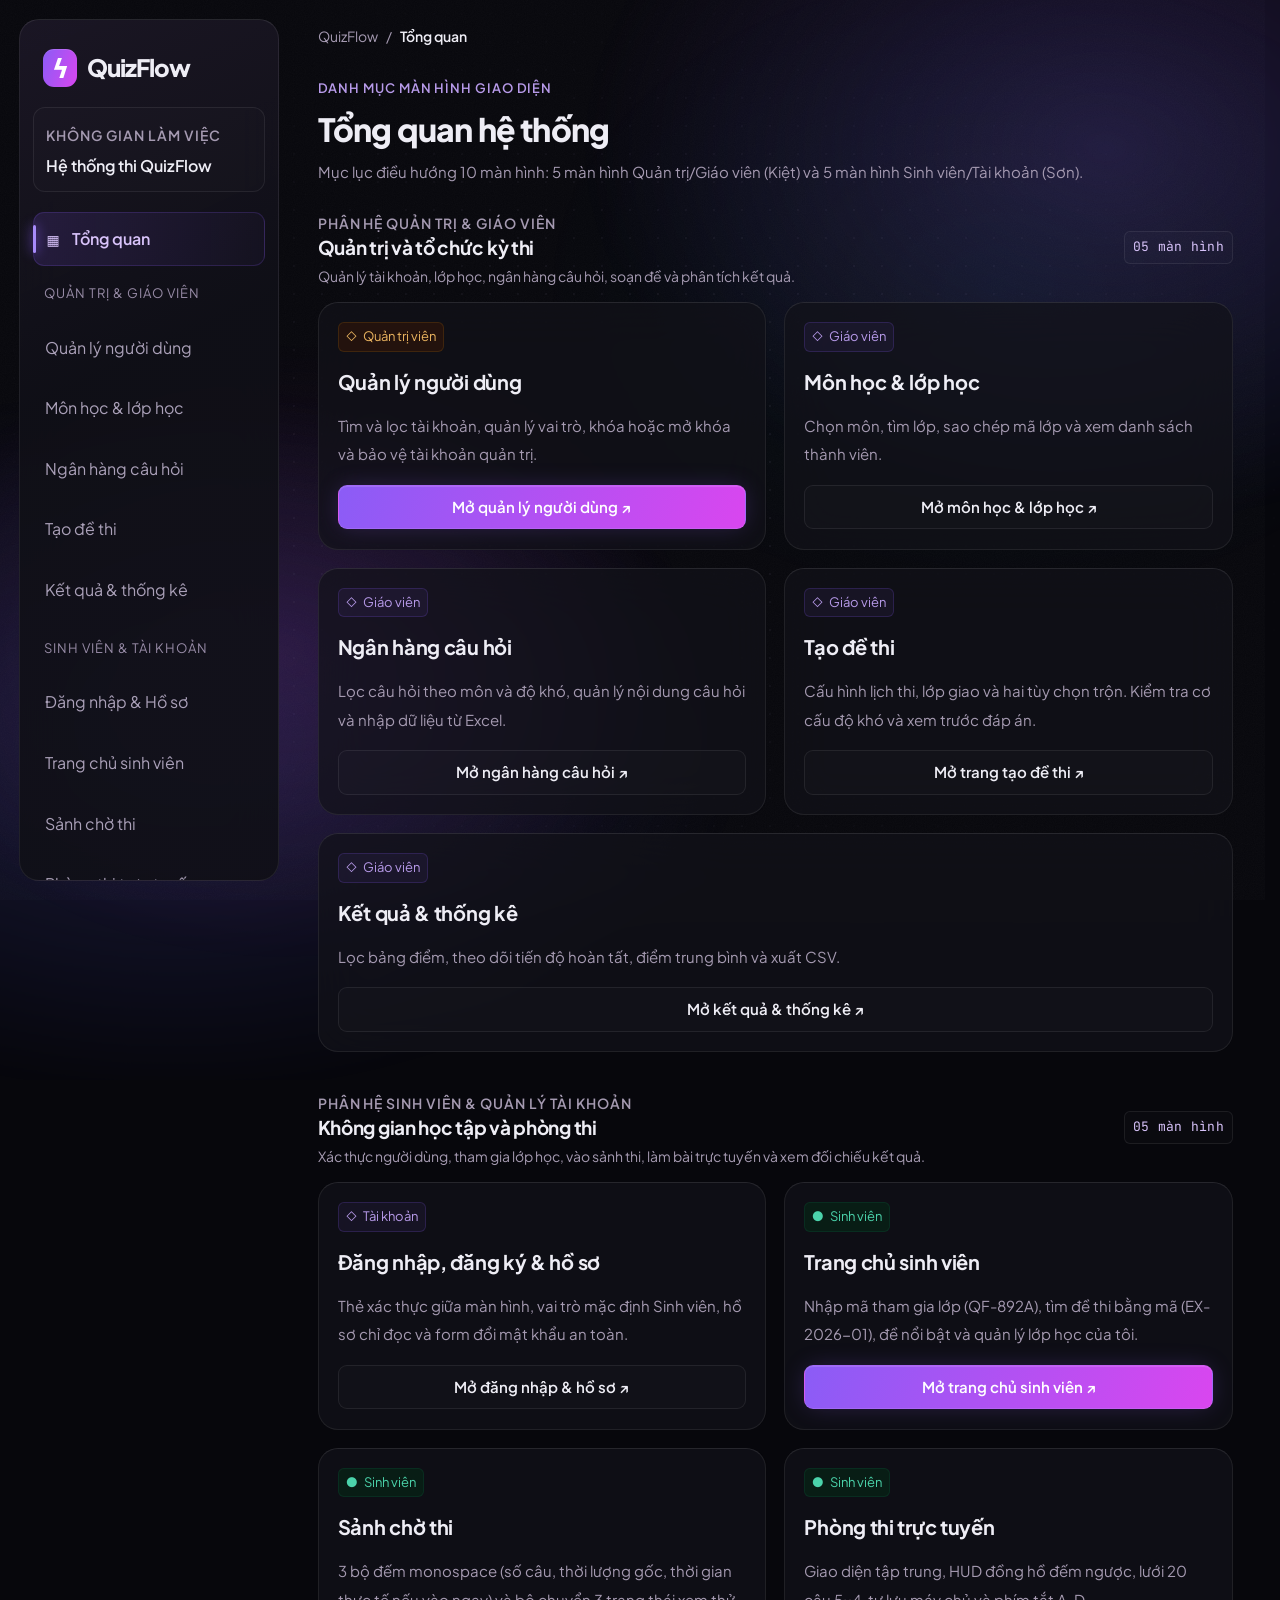
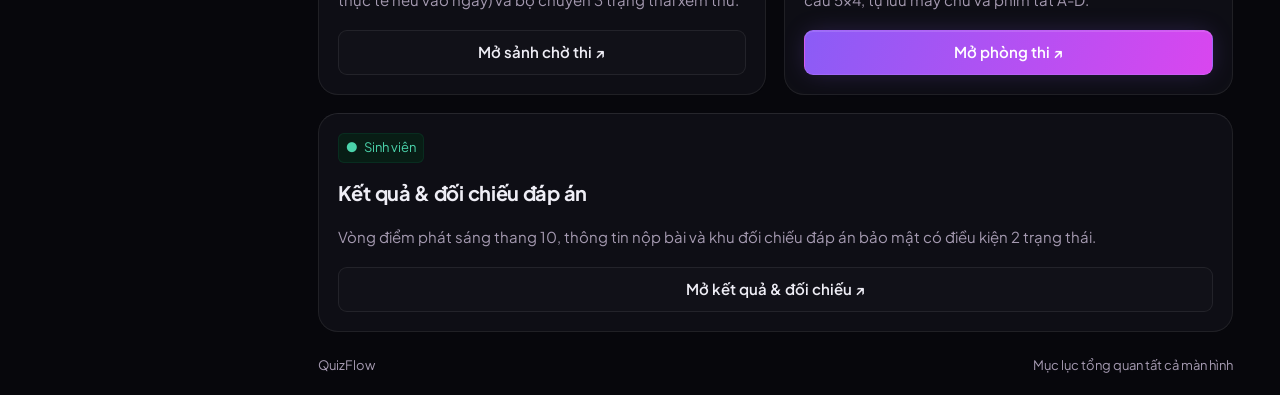
<file: index.html>
<!DOCTYPE html>
<html lang="vi">
<head>
  <meta charset="UTF-8">
  <meta name="viewport" content="width=device-width, initial-scale=1, viewport-fit=cover">
  <meta name="color-scheme" content="dark">
  <title>QuizFlow — Mục lục tất cả màn hình</title>
  <link rel="stylesheet" href="assets/css/variables.css">
  <link rel="stylesheet" href="assets/css/base.css">
  <link rel="stylesheet" href="assets/css/layout.css">
  <link rel="stylesheet" href="assets/css/components.css">
  <link rel="stylesheet" href="assets/css/index.css">
  <link rel="stylesheet" href="assets/css/animations.css">
  <link rel="stylesheet" href="assets/css/responsive.css">
  <script src="assets/js/motion.js" defer></script>
  <script src="assets/js/ui.js" defer></script>
</head>
<body>
  <div class="app">
    <aside class="sidebar" aria-label="Điều hướng QuizFlow">
      <a class="sidebar-brand" href="index.html"><span class="brand-mark" aria-hidden="true">ϟ</span>QuizFlow</a>
      <section class="sidebar-workspace" aria-labelledby="catalog-workspace">
        <p class="eyebrow">KHÔNG GIAN LÀM VIỆC</p>
        <strong id="catalog-workspace">Hệ thống thi QuizFlow</strong>
      </section>
      <nav class="sidebar-nav" aria-label="Các màn hình">
        <a class="sidebar-nav-item" href="index.html" aria-current="page"><span class="icon" aria-hidden="true">▦</span>Tổng quan</a>

        <p class="sidebar-nav-label sidebar-nav-section-title">QUẢN TRỊ &amp; GIÁO VIÊN</p>
        <a class="sidebar-nav-item" href="pages/admin/users.html">Quản lý người dùng</a>
        <a class="sidebar-nav-item" href="pages/teacher/subjects-classes.html">Môn học &amp; lớp học</a>
        <a class="sidebar-nav-item" href="pages/teacher/question-bank.html">Ngân hàng câu hỏi</a>
        <a class="sidebar-nav-item" href="pages/teacher/exam-builder.html">Tạo đề thi</a>
        <a class="sidebar-nav-item" href="pages/teacher/exam-analytics.html">Kết quả &amp; thống kê</a>

        <p class="sidebar-nav-label sidebar-nav-section-title--student">SINH VIÊN &amp; TÀI KHOẢN</p>
        <a class="sidebar-nav-item" href="pages/auth/auth-profile.html">Đăng nhập &amp; Hồ sơ</a>
        <a class="sidebar-nav-item" href="pages/student/dashboard.html">Trang chủ sinh viên</a>
        <a class="sidebar-nav-item" href="pages/student/exam-lobby.html">Sảnh chờ thi</a>
        <a class="sidebar-nav-item" href="pages/student/exam-taking.html">Phòng thi trực tuyến</a>
        <a class="sidebar-nav-item" href="pages/student/exam-result.html">Kết quả bài thi</a>
      </nav>
    </aside>
    <main class="app-main" aria-labelledby="page-title">
      <header class="topbar"><nav class="breadcrumb" aria-label="Đường dẫn trang"><ol><li>QuizFlow</li><li aria-hidden="true">/</li><li aria-current="page">Tổng quan</li></ol></nav></header>
      <section class="page-heading">
        <div>
          <p class="eyebrow">DANH MỤC MÀN HÌNH GIAO DIỆN</p>
          <h1 id="page-title">Tổng quan hệ thống</h1>
          <p>Mục lục điều hướng 10 màn hình: 5 màn hình Quản trị/Giáo viên (Kiệt) và 5 màn hình Sinh viên/Tài khoản (Sơn).</p>
        </div>
      </section>

      <!-- PHÂN HỆ 1: QUẢN TRỊ VIÊN & GIÁO VIÊN (KIỆT) -->
      <section class="section-header">
        <div>
          <p class="eyebrow eyebrow-purple">PHÂN HỆ QUẢN TRỊ &amp; GIÁO VIÊN</p>
          <h2>Quản trị và tổ chức kỳ thi</h2>
          <p>Quản lý tài khoản, lớp học, ngân hàng câu hỏi, soạn đề và phân tích kết quả.</p>
        </div>
        <span class="badge">05 màn hình</span>
      </section>

      <section class="bento-grid bento-grid--two" aria-label="Chức năng quản trị viên và giáo viên">
        <article class="glass-card catalog-card">
          <span class="status status--warning"><span aria-hidden="true">◇</span>Quản trị viên</span>
          <h2>Quản lý người dùng</h2><p>Tìm và lọc tài khoản, quản lý vai trò, khóa hoặc mở khóa và bảo vệ tài khoản quản trị.</p>
          <a class="btn btn--primary" href="pages/admin/users.html">Mở quản lý người dùng ↗</a>
        </article>
        <article class="glass-card catalog-card">
          <span class="status status--accent"><span aria-hidden="true">◇</span>Giáo viên</span>
          <h2>Môn học &amp; lớp học</h2><p>Chọn môn, tìm lớp, sao chép mã lớp và xem danh sách thành viên.</p>
          <a class="btn" href="pages/teacher/subjects-classes.html">Mở môn học &amp; lớp học ↗</a>
        </article>
        <article class="glass-card catalog-card">
          <span class="status status--accent"><span aria-hidden="true">◇</span>Giáo viên</span>
          <h2>Ngân hàng câu hỏi</h2><p>Lọc câu hỏi theo môn và độ khó, quản lý nội dung câu hỏi và nhập dữ liệu từ Excel.</p>
          <a class="btn" href="pages/teacher/question-bank.html">Mở ngân hàng câu hỏi ↗</a>
        </article>
        <article class="glass-card catalog-card">
          <span class="status status--accent"><span aria-hidden="true">◇</span>Giáo viên</span>
          <h2>Tạo đề thi</h2><p>Cấu hình lịch thi, lớp giao và hai tùy chọn trộn. Kiểm tra cơ cấu độ khó và xem trước đáp án.</p>
          <a class="btn" href="pages/teacher/exam-builder.html">Mở trang tạo đề thi ↗</a>
        </article>
        <article class="glass-card catalog-card bento-span-full">
          <span class="status status--accent"><span aria-hidden="true">◇</span>Giáo viên</span>
          <h2>Kết quả &amp; thống kê</h2><p>Lọc bảng điểm, theo dõi tiến độ hoàn tất, điểm trung bình và xuất CSV.</p>
          <a class="btn" href="pages/teacher/exam-analytics.html">Mở kết quả &amp; thống kê ↗</a>
        </article>
      </section>

      <!-- PHÂN HỆ 2: SINH VIÊN & QUẢN LÝ TÀI KHOẢN (SƠN) -->
      <section class="section-header section-header-student">
        <div>
          <p class="eyebrow eyebrow-emerald">PHÂN HỆ SINH VIÊN &amp; QUẢN LÝ TÀI KHOẢN</p>
          <h2>Không gian học tập và phòng thi</h2>
          <p>Xác thực người dùng, tham gia lớp học, vào sảnh thi, làm bài trực tuyến và xem đối chiếu kết quả.</p>
        </div>
        <span class="badge">05 màn hình</span>
      </section>

      <section class="bento-grid bento-grid--two" aria-label="Chức năng sinh viên và tài khoản">
        <!-- Card 1: Auth & Profile -->
        <article class="glass-card catalog-card">
          <span class="status status--accent"><span aria-hidden="true">◇</span>Tài khoản</span>
          <h2>Đăng nhập, đăng ký &amp; hồ sơ</h2>
          <p>Thẻ xác thực giữa màn hình, vai trò mặc định Sinh viên, hồ sơ chỉ đọc và form đổi mật khẩu an toàn.</p>
          <a class="btn" href="pages/auth/auth-profile.html">Mở đăng nhập &amp; hồ sơ ↗</a>
        </article>

        <!-- Card 2: Student Dashboard -->
        <article class="glass-card catalog-card">
          <span class="status status--success"><span aria-hidden="true">●</span>Sinh viên</span>
          <h2>Trang chủ sinh viên</h2>
          <p>Nhập mã tham gia lớp (QF-892A), tìm đề thi bằng mã (EX-2026-01), đề nổi bật và quản lý lớp học của tôi.</p>
          <a class="btn btn--primary" href="pages/student/dashboard.html">Mở trang chủ sinh viên ↗</a>
        </article>

        <!-- Card 3: Exam Lobby -->
        <article class="glass-card catalog-card">
          <span class="status status--success"><span aria-hidden="true">●</span>Sinh viên</span>
          <h2>Sảnh chờ thi</h2>
          <p>3 bộ đếm monospace (số câu, thời lượng gốc, thời gian thực tế nếu vào ngay) và bộ chuyển 3 trạng thái xem thử.</p>
          <a class="btn" href="pages/student/exam-lobby.html">Mở sảnh chờ thi ↗</a>
        </article>

        <!-- Card 4: Exam Taking -->
        <article class="glass-card catalog-card">
          <span class="status status--success"><span aria-hidden="true">●</span>Sinh viên</span>
          <h2>Phòng thi trực tuyến</h2>
          <p>Giao diện tập trung, HUD đồng hồ đếm ngược, lưới 20 câu 5×4, tự lưu máy chủ và phím tắt A-D.</p>
          <a class="btn btn--primary" href="pages/student/exam-taking.html">Mở phòng thi ↗</a>
        </article>

        <!-- Card 5: Exam Result -->
        <article class="glass-card catalog-card bento-span-full">
          <span class="status status--success"><span aria-hidden="true">●</span>Sinh viên</span>
          <h2>Kết quả &amp; đối chiếu đáp án</h2>
          <p>Vòng điểm phát sáng thang 10, thông tin nộp bài và khu đối chiếu đáp án bảo mật có điều kiện 2 trạng thái.</p>
          <a class="btn" href="pages/student/exam-result.html">Mở kết quả &amp; đối chiếu ↗</a>
        </article>
      </section>

      <footer class="page-footer"><span>QuizFlow</span><span>Mục lục tổng quan tất cả màn hình</span></footer>
    </main>
  </div>
</body>
</html>
</file>
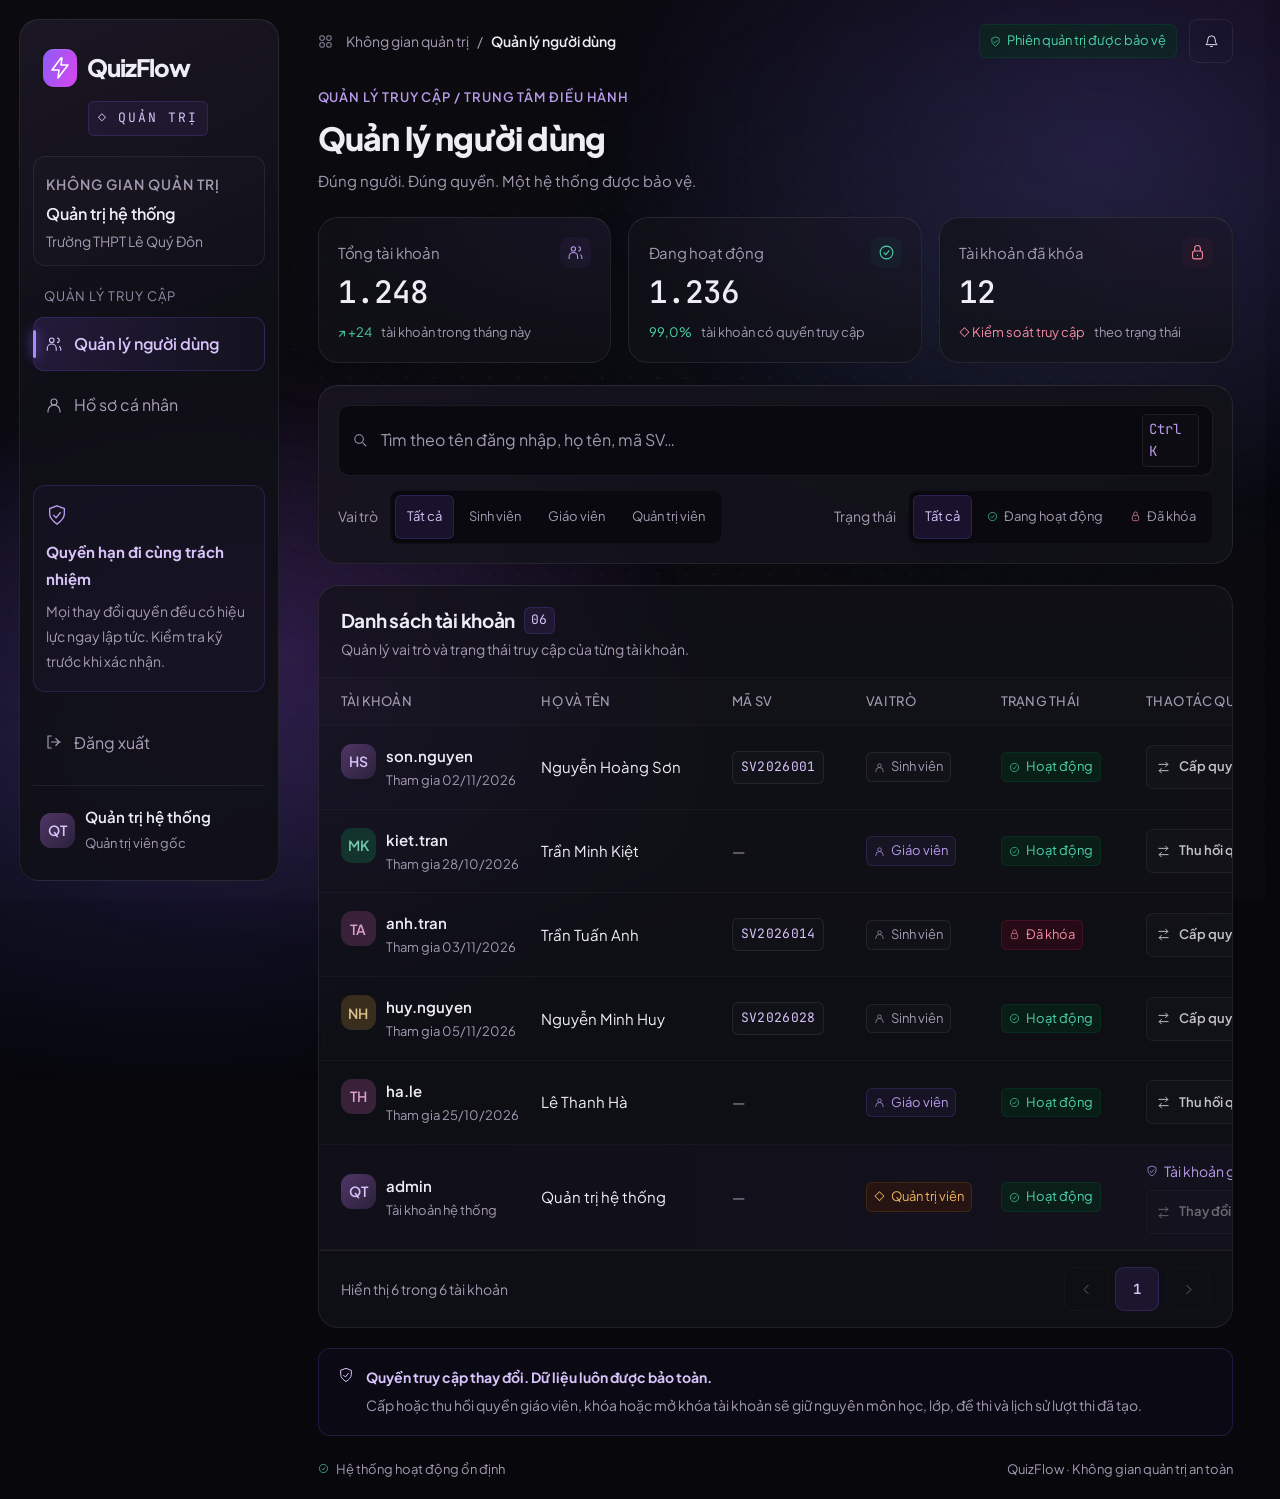
<file: pages/admin/users.html>
<!DOCTYPE html>
<html lang="vi">
<head>
  <meta charset="UTF-8">
  <meta name="viewport" content="width=device-width, initial-scale=1, viewport-fit=cover">
  <meta name="color-scheme" content="dark">
  <title>QuizFlow — Quản lý người dùng</title>
  <link rel="stylesheet" href="../../assets/css/variables.css">
  <link rel="stylesheet" href="../../assets/css/base.css">
  <link rel="stylesheet" href="../../assets/css/layout.css">
  <link rel="stylesheet" href="../../assets/css/components.css">
  <link rel="stylesheet" href="../../assets/css/admin-users.css">
  <link rel="stylesheet" href="../../assets/css/animations.css">
  <link rel="stylesheet" href="../../assets/css/responsive.css">
  <script src="../../assets/js/motion.js" defer></script>
  <script src="../../assets/js/ui.js" defer></script>
  <script src="../../assets/js/admin-users.js" defer></script>
</head>
<body>
  <svg class="visually-hidden" aria-hidden="true" xmlns="http://www.w3.org/2000/svg">
    <defs>
      <symbol id="icon-bolt" viewBox="0 0 24 24"><path d="m13 2-9 12h7l-1 8 10-13h-7l1-7Z"/></symbol>
      <symbol id="icon-users" viewBox="0 0 24 24"><circle cx="9" cy="7" r="3"/><path d="M3 21v-3a6 6 0 0 1 12 0v3m1-17a3 3 0 0 1 0 6m3 5a5 5 0 0 1 2 4v2"/></symbol>
      <symbol id="icon-shield" viewBox="0 0 24 24"><path d="m12 2 8 3v6c0 5-4 8-8 11-4-3-8-6-8-11V5Z"/><path d="m8 12 3 3 5-6"/></symbol>
      <symbol id="icon-user" viewBox="0 0 24 24"><circle cx="12" cy="8" r="4"/><path d="M4 22v-2a8 8 0 0 1 16 0v2"/></symbol>
      <symbol id="icon-logout" viewBox="0 0 24 24"><path d="M9 4H4v16h5m5-13 5 5-5 5M8 12h13"/></symbol>
      <symbol id="icon-bell" viewBox="0 0 24 24"><path d="M6 9a6 6 0 0 1 12 0c0 7 3 7 3 8H3c0-1 3-1 3-8Zm4 11h4"/></symbol>
      <symbol id="icon-search" viewBox="0 0 24 24"><circle cx="10" cy="10" r="6"/><path d="m15 15 5 5"/></symbol>
      <symbol id="icon-lock" viewBox="0 0 24 24"><rect x="5" y="10" width="14" height="11" rx="3"/><path d="M8 10V6a4 4 0 0 1 8 0v4m-4 5v2"/></symbol>
      <symbol id="icon-check" viewBox="0 0 24 24"><circle cx="12" cy="12" r="9"/><path d="m8 12 3 3 5-6"/></symbol>
      <symbol id="icon-switch" viewBox="0 0 24 24"><path d="M4 7h15m-4-4 4 4-4 4M20 17H5m4-4-4 4 4 4"/></symbol>
      <symbol id="icon-grid" viewBox="0 0 24 24"><rect x="3" y="3" width="7" height="7" rx="2"/><rect x="14" y="3" width="7" height="7" rx="2"/><rect x="3" y="14" width="7" height="7" rx="2"/><rect x="14" y="14" width="7" height="7" rx="2"/></symbol>
      <symbol id="icon-info" viewBox="0 0 24 24"><circle cx="12" cy="12" r="9"/><path d="M12 7v1m0 3v6"/></symbol>
      <symbol id="icon-warning" viewBox="0 0 24 24"><path d="m12 3 10 18H2L12 3Zm0 6v5m0 3v1"/></symbol>
      <symbol id="icon-close" viewBox="0 0 24 24"><path d="m6 6 12 12M6 18 18 6"/></symbol>
      <symbol id="icon-left" viewBox="0 0 24 24"><path d="m15 5-7 7 7 7"/></symbol>
      <symbol id="icon-right" viewBox="0 0 24 24"><path d="m9 5 7 7-7 7"/></symbol>
    </defs>
  </svg>

  <div class="app app--admin admin-users">
    <aside class="sidebar" aria-label="Điều hướng quản trị viên">
      <a class="sidebar-brand" href="../../index.html">
        <span class="brand-mark"><svg fill="none" stroke="currentColor" stroke-width="1.6" stroke-linejoin="round" aria-hidden="true"><use href="#icon-bolt"/></svg></span>
        QuizFlow
      </a>
      <span class="badge admin-role-badge">◇ QUẢN TRỊ</span>
      <section class="sidebar-workspace" aria-labelledby="workspace-title">
        <p class="eyebrow" id="workspace-title">KHÔNG GIAN QUẢN TRỊ</p>
        <strong>Quản trị hệ thống</strong>
        <p>Trường THPT Lê Quý Đôn</p>
      </section>
      <p class="sidebar-nav-label">QUẢN LÝ TRUY CẬP</p>
      <nav class="sidebar-nav" aria-label="Menu quản trị">
        <a class="sidebar-nav-item" href="#users" aria-current="page">
          <svg class="icon" fill="none" stroke="currentColor" stroke-width="1.5" aria-hidden="true"><use href="#icon-users"/></svg>Quản lý người dùng
        </a>
        <button class="sidebar-nav-item" type="button" data-admin-note="Hồ sơ cá nhân · Chức năng chưa sẵn sàng.">
          <svg class="icon" fill="none" stroke="currentColor" stroke-width="1.5" aria-hidden="true"><use href="#icon-user"/></svg>Hồ sơ cá nhân
        </button>
      </nav>
      <div class="sidebar-bottom">
        <section class="notice admin-security" aria-labelledby="security-title">
          <svg class="icon" fill="none" stroke="currentColor" stroke-width="1.5" aria-hidden="true"><use href="#icon-shield"/></svg>
          <div><strong id="security-title">Quyền hạn đi cùng trách nhiệm</strong>
            <p>Mọi thay đổi quyền đều có hiệu lực ngay lập tức. Kiểm tra kỹ trước khi xác nhận.</p></div>
        </section>
        <button class="sidebar-nav-item" type="button" data-admin-note="Đăng xuất · Chức năng chưa sẵn sàng.">
          <svg class="icon" fill="none" stroke="currentColor" stroke-width="1.5" aria-hidden="true"><use href="#icon-logout"/></svg>Đăng xuất
        </button>
        <div class="sidebar-user">
          <span class="avatar" aria-hidden="true">QT</span>
          <div><strong>Quản trị hệ thống</strong><small>Quản trị viên gốc</small></div>
        </div>
      </div>
    </aside>

    <main class="app-main" id="users" aria-labelledby="page-title">
      <header class="topbar">
        <nav class="breadcrumb" aria-label="Đường dẫn trang">
          <svg class="icon" fill="none" stroke="currentColor" stroke-width="1.5" aria-hidden="true"><use href="#icon-grid"/></svg>
          <ol><li>Không gian quản trị</li><li aria-hidden="true">/</li>
            <li><span aria-current="page">Quản lý người dùng</span></li></ol>
        </nav>
        <div class="topbar-actions">
          <span class="status status--success admin-session">
            <svg class="icon" fill="none" stroke="currentColor" stroke-width="1.5" aria-hidden="true"><use href="#icon-shield"/></svg>Phiên quản trị được bảo vệ
          </span>
          <button class="btn btn--icon btn--ghost" type="button" aria-label="Thông báo hệ thống" data-admin-note="Bạn chưa có thông báo mới.">
            <svg class="icon" fill="none" stroke="currentColor" stroke-width="1.5" aria-hidden="true"><use href="#icon-bell"/></svg>
          </button>
        </div>
      </header>

      <section class="page-heading">
        <div><p class="eyebrow">QUẢN LÝ TRUY CẬP / TRUNG TÂM ĐIỀU HÀNH</p>
          <h1 id="page-title">Quản lý người dùng</h1>
          <p>Đúng người. Đúng quyền. Một hệ thống được bảo vệ.</p></div>
      </section>

      <section class="bento-grid bento-grid--three admin-stats" aria-label="Tổng quan tài khoản">
        <article class="glass-card admin-stat" aria-labelledby="total-accounts-title">
          <h2 class="admin-stat-label" id="total-accounts-title">Tổng tài khoản
            <span class="admin-stat-icon"><svg class="icon" fill="none" stroke="currentColor" stroke-width="1.5" aria-hidden="true"><use href="#icon-users"/></svg></span></h2>
          <p class="admin-stat-number">1.248</p>
          <p class="admin-stat-foot"><span class="admin-positive">↗ +24</span>tài khoản trong tháng này</p>
        </article>
        <article class="glass-card admin-stat admin-stat--active" aria-labelledby="active-accounts-title">
          <h2 class="admin-stat-label" id="active-accounts-title">Đang hoạt động
            <span class="admin-stat-icon"><svg class="icon" fill="none" stroke="currentColor" stroke-width="1.5" aria-hidden="true"><use href="#icon-check"/></svg></span></h2>
          <p class="admin-stat-number">1.236</p>
          <p class="admin-stat-foot"><span class="admin-positive">99,0%</span>tài khoản có quyền truy cập</p>
        </article>
        <article class="glass-card admin-stat admin-stat--locked" aria-labelledby="locked-accounts-title">
          <h2 class="admin-stat-label" id="locked-accounts-title">Tài khoản đã khóa
            <span class="admin-stat-icon"><svg class="icon" fill="none" stroke="currentColor" stroke-width="1.5" aria-hidden="true"><use href="#icon-lock"/></svg></span></h2>
          <p class="admin-stat-number">12</p>
          <p class="admin-stat-foot"><span class="admin-restricted">◇ Kiểm soát truy cập</span>theo trạng thái</p>
        </article>
      </section>

      <section class="glass-card admin-filter-panel" id="user-filters" aria-label="Tìm kiếm và lọc người dùng">
        <div class="admin-search">
          <svg class="icon" fill="none" stroke="currentColor" stroke-width="1.5" aria-hidden="true"><use href="#icon-search"/></svg>
          <label class="visually-hidden" for="user-search">Tìm theo tên đăng nhập, họ tên hoặc mã sinh viên</label>
          <input class="input" id="user-search" name="search" type="search" placeholder="Tìm theo tên đăng nhập, họ tên, mã SV…" autocomplete="off" aria-keyshortcuts="Control+k Meta+k">
          <kbd aria-hidden="true">Ctrl K</kbd>
        </div>
        <div class="admin-filter-row">
          <div class="admin-filter-group">
            <span class="admin-filter-label" id="role-filter-label">Vai trò</span>
            <div class="segmented" role="group" aria-labelledby="role-filter-label" data-segmented data-user-filter="role">
              <button class="segmented-button" type="button" data-segment data-value="all" aria-pressed="true">Tất cả</button>
              <button class="segmented-button" type="button" data-segment data-value="student" aria-pressed="false">Sinh viên</button>
              <button class="segmented-button" type="button" data-segment data-value="teacher" aria-pressed="false">Giáo viên</button>
              <button class="segmented-button" type="button" data-segment data-value="admin" aria-pressed="false">Quản trị viên</button>
            </div>
          </div>
          <div class="admin-filter-group">
            <span class="admin-filter-label" id="status-filter-label">Trạng thái</span>
            <div class="segmented" role="group" aria-labelledby="status-filter-label" data-segmented data-user-filter="status">
              <button class="segmented-button" type="button" data-segment data-value="all" aria-pressed="true">Tất cả</button>
              <button class="segmented-button" type="button" data-segment data-value="active" aria-pressed="false">
                <svg class="icon admin-positive" fill="none" stroke="currentColor" stroke-width="1.5" aria-hidden="true"><use href="#icon-check"/></svg>Đang hoạt động</button>
              <button class="segmented-button" type="button" data-segment data-value="locked" aria-pressed="false">
                <svg class="icon admin-restricted" fill="none" stroke="currentColor" stroke-width="1.5" aria-hidden="true"><use href="#icon-lock"/></svg>Đã khóa</button>
            </div>
          </div>
        </div>
      </section>

      <section class="glass-card table-card" aria-labelledby="user-table-title">
        <header class="card-header">
          <div><div class="admin-table-title"><h2 id="user-table-title">Danh sách tài khoản</h2><span class="badge" id="user-result-count">06</span></div>
            <p>Quản lý vai trò và trạng thái truy cập của từng tài khoản.</p></div>
        </header>
        <div class="table-scroll" role="region" aria-label="Danh sách tài khoản" tabindex="0">
          <table class="data-table admin-table" role="table">
            <caption class="visually-hidden">Tài khoản người dùng và thao tác quản trị</caption>
            <colgroup><col class="admin-col-account"><col class="admin-col-name"><col class="admin-col-student"><col class="admin-col-role"><col class="admin-col-status"><col class="admin-col-actions"></colgroup>
            <thead><tr><th scope="col">TÀI KHOẢN</th><th scope="col">HỌ VÀ TÊN</th><th scope="col">MÃ SV</th><th scope="col">VAI TRÒ</th><th scope="col">TRẠNG THÁI</th><th scope="col">THAO TÁC QUYỀN</th></tr></thead>
            <tbody>
              <tr role="row" data-user-row data-user-role="student" data-user-status="active">
                <td role="cell" data-label="Tài khoản"><div class="identity"><span class="avatar" aria-hidden="true">HS</span><div><strong data-username>son.nguyen</strong><small>Tham gia 02/11/2026</small></div></div></td>
                <td data-fullname role="cell" data-label="Họ và tên">Nguyễn Hoàng Sơn</td><td role="cell" data-label="Mã sinh viên"><span class="badge" data-student-id>SV2026001</span></td>
                <td role="cell" data-label="Vai trò"><span class="status" data-role-label><svg class="icon" fill="none" stroke="currentColor" stroke-width="1.5" aria-hidden="true"><use href="#icon-user"/></svg>Sinh viên</span></td>
                <td role="cell" data-label="Trạng thái"><span class="status status--success"><svg class="icon" fill="none" stroke="currentColor" stroke-width="1.5" aria-hidden="true"><use href="#icon-check"/></svg>Hoạt động</span></td>
                <td role="cell" data-label="Thao tác"><div class="admin-actions">
                  <button class="btn btn--small" type="button" data-user-action="grant" data-dialog-open="user-confirm" aria-controls="user-confirm" aria-haspopup="dialog" aria-label="Cấp quyền giáo viên cho son.nguyen"><svg class="icon" fill="none" stroke="currentColor" stroke-width="1.5" aria-hidden="true"><use href="#icon-switch"/></svg>Cấp quyền GV</button>
                  <button class="btn btn--small btn--danger" type="button" data-user-action="lock" data-dialog-open="user-confirm" aria-controls="user-confirm" aria-haspopup="dialog" aria-label="Khóa tài khoản son.nguyen">Khóa</button>
                </div></td>
              </tr>
              <tr role="row" data-user-row data-user-role="teacher" data-user-status="active">
                <td role="cell" data-label="Tài khoản"><div class="identity"><span class="avatar admin-avatar--emerald" aria-hidden="true">MK</span><div><strong data-username>kiet.tran</strong><small>Tham gia 28/10/2026</small></div></div></td>
                <td data-fullname role="cell" data-label="Họ và tên">Trần Minh Kiệt</td><td role="cell" data-label="Mã sinh viên"><span class="text-muted" data-student-id aria-label="Không áp dụng">—</span></td>
                <td role="cell" data-label="Vai trò"><span class="status status--accent" data-role-label><svg class="icon" fill="none" stroke="currentColor" stroke-width="1.5" aria-hidden="true"><use href="#icon-user"/></svg>Giáo viên</span></td>
                <td role="cell" data-label="Trạng thái"><span class="status status--success"><svg class="icon" fill="none" stroke="currentColor" stroke-width="1.5" aria-hidden="true"><use href="#icon-check"/></svg>Hoạt động</span></td>
                <td role="cell" data-label="Thao tác"><div class="admin-actions">
                  <button class="btn btn--small" type="button" data-user-action="revoke" data-dialog-open="user-confirm" aria-controls="user-confirm" aria-haspopup="dialog" aria-label="Thu hồi quyền giáo viên của kiet.tran"><svg class="icon" fill="none" stroke="currentColor" stroke-width="1.5" aria-hidden="true"><use href="#icon-switch"/></svg>Thu hồi quyền GV</button>
                  <button class="btn btn--small btn--danger" type="button" data-user-action="lock" data-dialog-open="user-confirm" aria-controls="user-confirm" aria-haspopup="dialog" aria-label="Khóa tài khoản kiet.tran">Khóa</button>
                </div></td>
              </tr>
              <tr role="row" data-user-row data-user-role="student" data-user-status="locked">
                <td role="cell" data-label="Tài khoản"><div class="identity"><span class="avatar admin-avatar--rose" aria-hidden="true">TA</span><div><strong data-username>anh.tran</strong><small>Tham gia 03/11/2026</small></div></div></td>
                <td data-fullname role="cell" data-label="Họ và tên">Trần Tuấn Anh</td><td role="cell" data-label="Mã sinh viên"><span class="badge" data-student-id>SV2026014</span></td>
                <td role="cell" data-label="Vai trò"><span class="status" data-role-label><svg class="icon" fill="none" stroke="currentColor" stroke-width="1.5" aria-hidden="true"><use href="#icon-user"/></svg>Sinh viên</span></td>
                <td role="cell" data-label="Trạng thái"><span class="status status--danger"><svg class="icon" fill="none" stroke="currentColor" stroke-width="1.5" aria-hidden="true"><use href="#icon-lock"/></svg>Đã khóa</span></td>
                <td role="cell" data-label="Thao tác"><div class="admin-actions">
                  <button class="btn btn--small" type="button" data-user-action="grant" data-dialog-open="user-confirm" aria-controls="user-confirm" aria-haspopup="dialog" aria-label="Cấp quyền giáo viên cho anh.tran"><svg class="icon" fill="none" stroke="currentColor" stroke-width="1.5" aria-hidden="true"><use href="#icon-switch"/></svg>Cấp quyền GV</button>
                  <button class="btn btn--small admin-unlock" type="button" data-user-action="unlock" data-dialog-open="user-confirm" aria-controls="user-confirm" aria-haspopup="dialog" aria-label="Mở khóa tài khoản anh.tran">Mở khóa</button>
                </div></td>
              </tr>
              <tr role="row" data-user-row data-user-role="student" data-user-status="active">
                <td role="cell" data-label="Tài khoản"><div class="identity"><span class="avatar admin-avatar--gold" aria-hidden="true">NH</span><div><strong data-username>huy.nguyen</strong><small>Tham gia 05/11/2026</small></div></div></td>
                <td data-fullname role="cell" data-label="Họ và tên">Nguyễn Minh Huy</td><td role="cell" data-label="Mã sinh viên"><span class="badge" data-student-id>SV2026028</span></td>
                <td role="cell" data-label="Vai trò"><span class="status" data-role-label><svg class="icon" fill="none" stroke="currentColor" stroke-width="1.5" aria-hidden="true"><use href="#icon-user"/></svg>Sinh viên</span></td>
                <td role="cell" data-label="Trạng thái"><span class="status status--success"><svg class="icon" fill="none" stroke="currentColor" stroke-width="1.5" aria-hidden="true"><use href="#icon-check"/></svg>Hoạt động</span></td>
                <td role="cell" data-label="Thao tác"><div class="admin-actions">
                  <button class="btn btn--small" type="button" data-user-action="grant" data-dialog-open="user-confirm" aria-controls="user-confirm" aria-haspopup="dialog" aria-label="Cấp quyền giáo viên cho huy.nguyen"><svg class="icon" fill="none" stroke="currentColor" stroke-width="1.5" aria-hidden="true"><use href="#icon-switch"/></svg>Cấp quyền GV</button>
                  <button class="btn btn--small btn--danger" type="button" data-user-action="lock" data-dialog-open="user-confirm" aria-controls="user-confirm" aria-haspopup="dialog" aria-label="Khóa tài khoản huy.nguyen">Khóa</button>
                </div></td>
              </tr>
              <tr role="row" data-user-row data-user-role="teacher" data-user-status="active">
                <td role="cell" data-label="Tài khoản"><div class="identity"><span class="avatar admin-avatar--rose" aria-hidden="true">TH</span><div><strong data-username>ha.le</strong><small>Tham gia 25/10/2026</small></div></div></td>
                <td data-fullname role="cell" data-label="Họ và tên">Lê Thanh Hà</td><td role="cell" data-label="Mã sinh viên"><span class="text-muted" data-student-id aria-label="Không áp dụng">—</span></td>
                <td role="cell" data-label="Vai trò"><span class="status status--accent" data-role-label><svg class="icon" fill="none" stroke="currentColor" stroke-width="1.5" aria-hidden="true"><use href="#icon-user"/></svg>Giáo viên</span></td>
                <td role="cell" data-label="Trạng thái"><span class="status status--success"><svg class="icon" fill="none" stroke="currentColor" stroke-width="1.5" aria-hidden="true"><use href="#icon-check"/></svg>Hoạt động</span></td>
                <td role="cell" data-label="Thao tác"><div class="admin-actions">
                  <button class="btn btn--small" type="button" data-user-action="revoke" data-dialog-open="user-confirm" aria-controls="user-confirm" aria-haspopup="dialog" aria-label="Thu hồi quyền giáo viên của ha.le"><svg class="icon" fill="none" stroke="currentColor" stroke-width="1.5" aria-hidden="true"><use href="#icon-switch"/></svg>Thu hồi quyền GV</button>
                  <button class="btn btn--small btn--danger" type="button" data-user-action="lock" data-dialog-open="user-confirm" aria-controls="user-confirm" aria-haspopup="dialog" aria-label="Khóa tài khoản ha.le">Khóa</button>
                </div></td>
              </tr>
              <tr class="admin-protected-row" role="row" data-user-row data-user-role="admin" data-user-status="active">
                <td role="cell" data-label="Tài khoản"><div class="identity"><span class="avatar" aria-hidden="true">QT</span><div><strong data-username>admin</strong><small>Tài khoản hệ thống</small></div></div></td>
                <td role="cell" data-label="Họ và tên" data-fullname>Quản trị hệ thống</td><td role="cell" data-label="Mã sinh viên"><span class="text-muted" data-student-id aria-label="Không áp dụng">—</span></td>
                <td role="cell" data-label="Vai trò"><span class="status status--warning"><span aria-hidden="true">◇</span><span data-role-label>Quản trị viên</span></span></td>
                <td role="cell" data-label="Trạng thái"><span class="status status--success"><svg class="icon" fill="none" stroke="currentColor" stroke-width="1.5" aria-hidden="true"><use href="#icon-check"/></svg>Hoạt động</span></td>
                <td role="cell" data-label="Thao tác"><p class="admin-protected-label" id="root-account-policy"><svg class="icon" fill="none" stroke="currentColor" stroke-width="1.5" aria-hidden="true"><use href="#icon-shield"/></svg>Tài khoản gốc — Bảo vệ hệ thống</p>
                  <div class="admin-actions">
                    <button class="btn btn--small" type="button" data-user-action="revoke" data-dialog-open="user-confirm" aria-describedby="root-account-policy" disabled><svg class="icon" fill="none" stroke="currentColor" stroke-width="1.5" aria-hidden="true"><use href="#icon-switch"/></svg>Thay đổi quyền</button>
                    <button class="btn btn--small" type="button" data-user-action="lock" data-dialog-open="user-confirm" aria-describedby="root-account-policy" disabled>Khóa</button>
                  </div></td>
              </tr>
              <tr id="user-empty" hidden><td colspan="6" class="table-empty">
                <p class="admin-empty-message"><span aria-hidden="true">○</span> Không tìm thấy tài khoản phù hợp.</p>
                <button class="btn btn--small btn--ghost" id="reset-user-filters" type="button">Xóa bộ lọc</button>
              </td></tr>
            </tbody>
          </table>
        </div>
        <footer class="card-footer">
          <span id="user-result-summary" role="status" aria-live="polite" aria-atomic="true">Hiển thị 6 trong 6 tài khoản</span>
          <nav class="admin-pagination" aria-label="Phân trang tài khoản">
            <button class="btn btn--ghost" type="button" disabled aria-label="Trang trước"><svg class="icon" fill="none" stroke="currentColor" stroke-width="1.5" aria-hidden="true"><use href="#icon-left"/></svg></button>
            <button class="btn" type="button" aria-current="page" aria-label="Trang 1">1</button>
            <button class="btn btn--ghost" type="button" disabled aria-label="Trang sau"><svg class="icon" fill="none" stroke="currentColor" stroke-width="1.5" aria-hidden="true"><use href="#icon-right"/></svg></button>
          </nav>
        </footer>
      </section>

      <section class="notice admin-policy" aria-labelledby="policy-title">
        <svg class="icon" fill="none" stroke="currentColor" stroke-width="1.5" aria-hidden="true"><use href="#icon-shield"/></svg>
        <div><strong id="policy-title">Quyền truy cập thay đổi. Dữ liệu luôn được bảo toàn.</strong>
          <p>Cấp hoặc thu hồi quyền giáo viên, khóa hoặc mở khóa tài khoản sẽ giữ nguyên môn học, lớp, đề thi và lịch sử lượt thi đã tạo.</p></div>
      </section>
      <footer class="page-footer">
        <span class="admin-system-status"><svg class="icon" fill="none" stroke="currentColor" stroke-width="1.5" aria-hidden="true"><use href="#icon-check"/></svg>Hệ thống hoạt động ổn định</span>
        <span>QuizFlow · Không gian quản trị an toàn</span>
      </footer>
    </main>
  </div>

  <dialog class="modal admin-user-confirm" id="user-confirm" aria-labelledby="user-confirm-title" aria-describedby="user-confirm-description user-confirm-warning">
    <header class="dialog-header">
      <div><div class="admin-confirm-icon"><svg class="icon" fill="none" stroke="currentColor" stroke-width="1.5" aria-hidden="true"><use href="#icon-shield"/></svg></div>
        <p class="eyebrow">XÁC NHẬN THAO TÁC QUẢN TRỊ</p><h2 id="user-confirm-title">Xác nhận thao tác</h2></div>
      <button class="btn btn--icon btn--ghost" type="button" data-dialog-close aria-label="Đóng xác nhận"><svg class="icon" fill="none" stroke="currentColor" stroke-width="1.5" aria-hidden="true"><use href="#icon-close"/></svg></button>
    </header>
    <div class="stack">
      <p class="dialog-description" id="user-confirm-description">Kiểm tra tài khoản và thao tác trước khi xác nhận.</p>
      <div class="admin-confirm-target">
        <div class="identity"><span class="avatar" id="confirm-target-avatar" aria-hidden="true">HS</span>
          <div><strong id="confirm-target-name">Nguyễn Hoàng Sơn</strong><small class="text-mono" id="confirm-target-account">son.nguyen · SV2026001</small></div></div>
        <span class="status status--success" id="confirm-target-status"><svg class="icon" fill="none" stroke="currentColor" stroke-width="1.5" aria-hidden="true"><use href="#icon-check"/></svg><span data-status-label>Hoạt động</span></span>
      </div>
      <div class="admin-confirm-intent"><span>Vai trò hiện tại</span><span id="confirm-target-role">Sinh viên</span></div>
      <div class="admin-confirm-intent"><span>Thao tác</span><span class="status status--accent" id="confirm-intent"><svg class="icon" fill="none" stroke="currentColor" stroke-width="1.5" aria-hidden="true"><use href="#icon-switch"/></svg><span data-intent-label>Cấp quyền giáo viên</span></span></div>
      <div class="notice notice--warning"><svg class="icon" fill="none" stroke="currentColor" stroke-width="1.5" aria-hidden="true"><use href="#icon-warning"/></svg><p id="user-confirm-warning">Toàn bộ môn học, lớp, đề thi và lịch sử lượt thi đã tạo được bảo toàn.</p></div>
    </div>
    <footer class="dialog-actions">
      <button class="btn btn--ghost" type="button" data-dialog-close autofocus>Hủy thao tác</button>
      <button class="btn btn--primary" type="button" id="confirm-user-action" data-dialog-close data-dialog-value="confirm">Xác nhận thay đổi</button>
    </footer>
  </dialog>

  <div class="toast" id="admin-feedback" role="status" aria-live="polite" aria-atomic="true" hidden>
    <svg class="icon" fill="none" stroke="currentColor" stroke-width="1.5" aria-hidden="true"><use href="#icon-info"/></svg><span data-feedback-message></span>
  </div>
</body>
</html>
</file>
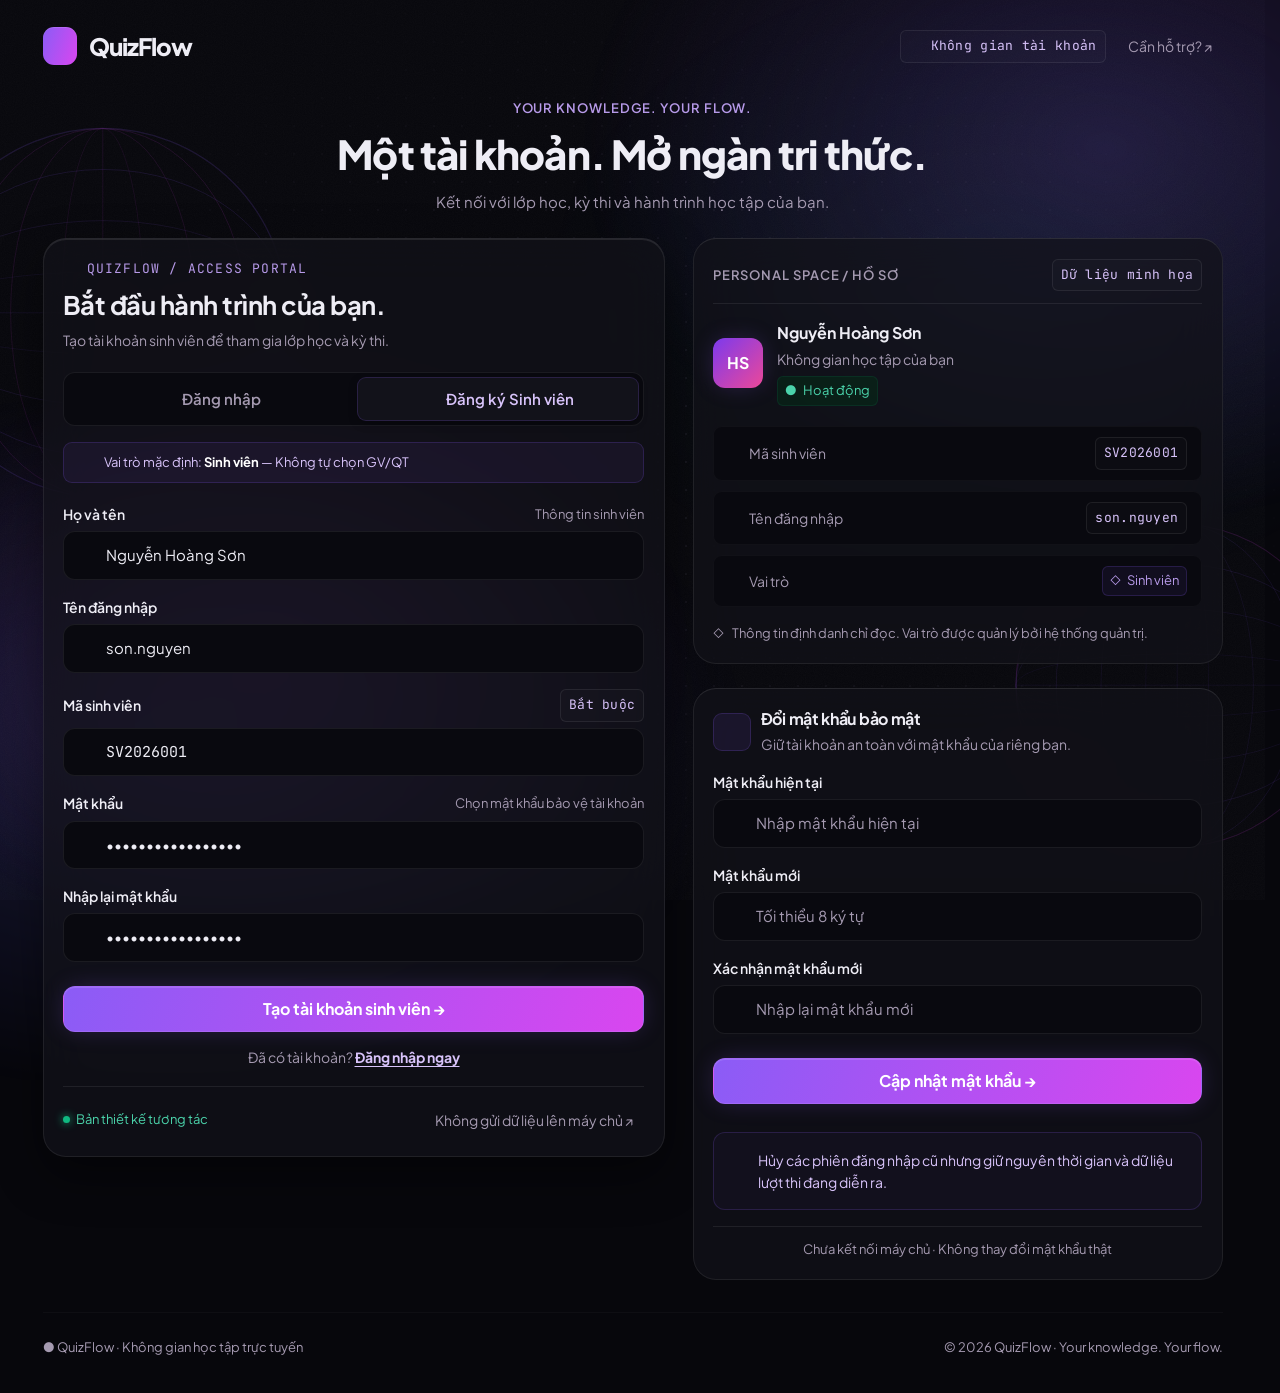
<file: pages/auth/auth-profile.html>
<!DOCTYPE html>
<html lang="vi">
<head>
  <meta charset="UTF-8">
  <meta name="viewport" content="width=device-width, initial-scale=1, viewport-fit=cover">
  <meta name="color-scheme" content="dark">
  <title>QuizFlow — Đăng nhập, Đăng ký &amp; Hồ sơ cá nhân</title>
  <link rel="stylesheet" href="../../assets/css/variables.css">
  <link rel="stylesheet" href="../../assets/css/base.css">
  <link rel="stylesheet" href="../../assets/css/layout.css">
  <link rel="stylesheet" href="../../assets/css/components.css">
  <link rel="stylesheet" href="../../assets/css/student.css">
  <link rel="stylesheet" href="../../assets/css/auth-profile.css">
  <link rel="stylesheet" href="../../assets/css/animations.css">
  <link rel="stylesheet" href="../../assets/css/responsive.css">
  <script src="../../assets/js/motion.js" defer></script>
  <script src="../../assets/js/ui.js" defer></script>
  <script src="../../assets/js/student.js" defer></script>
  <script src="../../assets/js/auth-profile.js" defer></script>
</head>
<body class="auth-page">

  <!-- Quả cầu không gian 3D dạng lưới phát sáng trang trí góc trái và phải -->
  <svg class="auth-mesh-sphere auth-mesh-sphere--left" viewBox="0 0 400 400" fill="none" aria-hidden="true" xmlns="http://www.w3.org/2000/svg">
    <circle cx="200" cy="200" r="180" stroke="#8b5cf6" stroke-width="1.2" stroke-opacity="0.35"/>
    <ellipse cx="200" cy="200" rx="180" ry="140" stroke="#8b5cf6" stroke-width="0.9" stroke-opacity="0.3"/>
    <ellipse cx="200" cy="200" rx="180" ry="90" stroke="#8b5cf6" stroke-width="0.9" stroke-opacity="0.25"/>
    <ellipse cx="200" cy="200" rx="180" ry="40" stroke="#8b5cf6" stroke-width="0.8" stroke-opacity="0.2"/>
    <line x1="20" y1="200" x2="380" y2="200" stroke="#8b5cf6" stroke-width="0.8" stroke-opacity="0.25"/>
    <ellipse cx="200" cy="200" rx="140" ry="180" stroke="#d946ef" stroke-width="0.9" stroke-opacity="0.28"/>
    <ellipse cx="200" cy="200" rx="90" ry="180" stroke="#d946ef" stroke-width="0.9" stroke-opacity="0.24"/>
    <ellipse cx="200" cy="200" rx="40" ry="180" stroke="#d946ef" stroke-width="0.8" stroke-opacity="0.2"/>
    <line x1="200" y1="20" x2="200" y2="380" stroke="#d946ef" stroke-width="0.8" stroke-opacity="0.25"/>
  </svg>

  <svg class="auth-mesh-sphere auth-mesh-sphere--right" viewBox="0 0 400 400" fill="none" aria-hidden="true" xmlns="http://www.w3.org/2000/svg">
    <circle cx="200" cy="200" r="180" stroke="#d946ef" stroke-width="1.2" stroke-opacity="0.32"/>
    <ellipse cx="200" cy="200" rx="180" ry="135" stroke="#8b5cf6" stroke-width="0.9" stroke-opacity="0.28"/>
    <ellipse cx="200" cy="200" rx="180" ry="85" stroke="#8b5cf6" stroke-width="0.9" stroke-opacity="0.22"/>
    <ellipse cx="200" cy="200" rx="180" ry="35" stroke="#8b5cf6" stroke-width="0.8" stroke-opacity="0.18"/>
    <line x1="20" y1="200" x2="380" y2="200" stroke="#8b5cf6" stroke-width="0.8" stroke-opacity="0.22"/>
    <ellipse cx="200" cy="200" rx="135" ry="180" stroke="#8b5cf6" stroke-width="0.9" stroke-opacity="0.26"/>
    <ellipse cx="200" cy="200" rx="85" ry="180" stroke="#8b5cf6" stroke-width="0.9" stroke-opacity="0.2"/>
    <ellipse cx="200" cy="200" rx="35" ry="180" stroke="#8b5cf6" stroke-width="0.8" stroke-opacity="0.18"/>
    <line x1="200" y1="20" x2="200" y2="380" stroke="#8b5cf6" stroke-width="0.8" stroke-opacity="0.22"/>
  </svg>

  <!-- Thanh tiêu đề điều hướng phía trên -->
  <header class="auth-topbar">
    <a class="auth-brand" href="../../index.html" aria-label="Về trang chủ QuizFlow">
      <span class="brand-mark" aria-hidden="true">
        <svg fill="none" stroke="currentColor" stroke-width="1.6" stroke-linejoin="round">
          <use href="#student-icon-bolt"/>
        </svg>
      </span>
      <span>QuizFlow</span>
    </a>
    <div class="topbar-actions">
      <span class="badge">
        <svg class="icon" aria-hidden="true"><use href="#student-icon-shield"/></svg>
        Không gian tài khoản
      </span>
      <a href="#help" class="auth-help-link" data-auth-help>Cần hỗ trợ? ↗</a>
    </div>
  </header>

  <!-- Tiêu đề biểu ngữ chính -->
  <section class="auth-hero" data-motion-enter aria-labelledby="auth-hero-title">
    <p class="eyebrow">YOUR KNOWLEDGE. YOUR FLOW.</p>
    <h1 id="auth-hero-title">Một tài khoản. Mở ngàn tri thức.</h1>
    <p>Kết nối với lớp học, kỳ thi và hành trình học tập của bạn.</p>
  </section>

  <!-- Khung nội dung chính dạng 2 cột -->
  <main class="auth-main-container">
    <div class="auth-grid">

      <!-- CỘT TRÁI: Thẻ xác thực đăng nhập / đăng ký -->
      <section class="glass-card auth-card" aria-labelledby="auth-title">
        <div class="auth-card-eyebrow">
          <svg class="icon" aria-hidden="true"><use href="#student-icon-shield"/></svg>
          <span>QUIZFLOW / ACCESS PORTAL</span>
        </div>

        <div class="auth-card-heading">
          <h2 id="auth-title">Bắt đầu hành trình của bạn.</h2>
          <p id="auth-desc">Tạo tài khoản sinh viên để tham gia lớp học và kỳ thi.</p>
        </div>

        <!-- Bộ chuyển tab -->
        <div class="auth-tabs" role="tablist" aria-label="Chọn hình thức xác thực">
          <button class="auth-tab-btn" type="button" id="tab-login" role="tab" aria-pressed="false">
            <svg class="icon" aria-hidden="true"><use href="#student-icon-logout"/></svg>
            <span>Đăng nhập</span>
          </button>
          <button class="auth-tab-btn" type="button" id="tab-register" role="tab" aria-pressed="true">
            <svg class="icon" aria-hidden="true"><use href="#student-icon-user"/></svg>
            <span>Đăng ký Sinh viên</span>
          </button>
        </div>

        <!-- Huy hiệu khóa vai trò mặc định -->
        <div class="auth-role-notice" role="note">
          <svg class="icon" aria-hidden="true"><use href="#student-icon-lock"/></svg>
          <span>Vai trò mặc định: <strong>Sinh viên</strong> — Không tự chọn GV/QT</span>
        </div>

        <!-- Form đăng ký / đăng nhập -->
        <form id="auth-form" novalidate>

          <!-- Họ và tên (chỉ đăng ký) -->
          <div class="auth-field" id="field-fullname">
            <div class="auth-field-header">
              <label for="input-fullname">Họ và tên</label>
              <span class="auth-field-hint">Thông tin sinh viên</span>
            </div>
            <div class="auth-input-wrapper">
              <svg class="auth-input-icon icon" aria-hidden="true"><use href="#student-icon-user"/></svg>
              <input class="auth-input" type="text" id="input-fullname" name="fullname" placeholder="Nhập họ và tên của bạn" value="Nguyễn Hoàng Sơn" autocomplete="name" required>
            </div>
          </div>

          <!-- Tên đăng nhập -->
          <div class="auth-field" id="field-username">
            <div class="auth-field-header">
              <label for="input-username" id="label-username">Tên đăng nhập</label>
            </div>
            <div class="auth-input-wrapper">
              <svg class="auth-input-icon icon" aria-hidden="true"><use href="#student-icon-user"/></svg>
              <input class="auth-input" type="text" id="input-username" name="username" placeholder="VD: son.nguyen" value="son.nguyen" autocomplete="username" required>
            </div>
          </div>

          <!-- Mã sinh viên (chỉ đăng ký, bắt buộc) -->
          <div class="auth-field" id="field-student-code">
            <div class="auth-field-header">
              <label for="input-student-code">Mã sinh viên</label>
              <span class="badge">Bắt buộc</span>
            </div>
            <div class="auth-input-wrapper">
              <svg class="auth-input-icon icon" aria-hidden="true"><use href="#student-icon-document"/></svg>
              <input class="auth-input text-mono" type="text" id="input-student-code" name="studentCode" placeholder="VD: SV2026001" value="SV2026001" autocomplete="off" required>
            </div>
          </div>

          <!-- Mật khẩu -->
          <div class="auth-field" id="field-password">
            <div class="auth-field-header">
              <label for="input-password">Mật khẩu</label>
              <span class="auth-field-hint">Chọn mật khẩu bảo vệ tài khoản</span>
            </div>
            <div class="auth-input-wrapper">
              <svg class="auth-input-icon icon" aria-hidden="true"><use href="#student-icon-lock"/></svg>
              <input class="auth-input auth-input-with-action" type="password" id="input-password" name="password" placeholder="Tối thiểu 8 ký tự" value="MatKhauBaoMat2026" autocomplete="new-password" required>
              <button class="auth-toggle-pwd" type="button" data-toggle-password aria-label="Hiện mật khẩu">
                <svg class="icon" aria-hidden="true"><use href="#student-icon-eye"/></svg>
              </button>
            </div>
          </div>

          <!-- Nhập lại mật khẩu (chỉ đăng ký) -->
          <div class="auth-field" id="field-confirm-password">
            <div class="auth-field-header">
              <label for="input-confirm-password">Nhập lại mật khẩu</label>
            </div>
            <div class="auth-input-wrapper">
              <svg class="auth-input-icon icon" aria-hidden="true"><use href="#student-icon-shield"/></svg>
              <input class="auth-input auth-input-with-action" type="password" id="input-confirm-password" name="confirmPassword" placeholder="Nhập lại mật khẩu của bạn" value="MatKhauBaoMat2026" autocomplete="new-password" required>
              <button class="auth-toggle-pwd" type="button" data-toggle-password aria-label="Hiện mật khẩu">
                <svg class="icon" aria-hidden="true"><use href="#student-icon-eye"/></svg>
              </button>
            </div>
          </div>

          <button class="btn btn--primary auth-submit-btn" type="submit" id="auth-submit-btn">
            Tạo tài khoản sinh viên →
          </button>

          <div class="auth-switch-link-wrapper">
            <span class="auth-switch-link" id="auth-switch-link" data-target-mode="login">
              <span id="auth-switch-prompt">Đã có tài khoản? </span>
              <strong>Đăng nhập ngay</strong>
            </span>
          </div>
        </form>

        <footer class="auth-card-footer">
          <span class="auth-status-dot">Bản thiết kế tương tác</span>
          <a href="#demo" class="auth-help-link" data-auth-help>Không gửi dữ liệu lên máy chủ ↗</a>
        </footer>
      </section>

      <!-- CỘT PHẢI: Hồ sơ cá nhân & Đổi mật khẩu bảo mật -->
      <aside class="auth-side-column" data-motion-enter>

        <!-- Thẻ 1: Thông tin hồ sơ sinh viên -->
        <article class="glass-card profile-card" aria-labelledby="profile-title">
          <header class="profile-card-header">
            <span class="eyebrow" id="profile-title">PERSONAL SPACE / HỒ SƠ</span>
            <span class="badge">Dữ liệu minh họa</span>
          </header>

          <div class="profile-user-summary">
            <div class="profile-avatar" aria-hidden="true">HS</div>
            <div class="profile-user-info">
              <strong>Nguyễn Hoàng Sơn</strong>
              <p>Không gian học tập của bạn</p>
              <span class="status status--success">
                <span aria-hidden="true">●</span>
                Hoạt động
              </span>
            </div>
          </div>

          <div class="auth-readonly-list" aria-label="Thông tin tài khoản đã khóa">
            <div class="auth-readonly-row">
              <span class="auth-readonly-label">
                <svg class="icon" aria-hidden="true"><use href="#student-icon-lock"/></svg>
                Mã sinh viên
              </span>
              <span class="badge text-mono">SV2026001</span>
            </div>
            <div class="auth-readonly-row">
              <span class="auth-readonly-label">
                <svg class="icon" aria-hidden="true"><use href="#student-icon-lock"/></svg>
                Tên đăng nhập
              </span>
              <span class="badge text-mono">son.nguyen</span>
            </div>
            <div class="auth-readonly-row">
              <span class="auth-readonly-label">
                <svg class="icon" aria-hidden="true"><use href="#student-icon-lock"/></svg>
                Vai trò
              </span>
              <span class="status status--accent">
                <span aria-hidden="true">◇</span>
                Sinh viên
              </span>
            </div>
          </div>

          <p class="profile-card-hint">
            <span aria-hidden="true">◇</span>
            <span>Thông tin định danh chỉ đọc. Vai trò được quản lý bởi hệ thống quản trị.</span>
          </p>
        </article>

        <!-- Thẻ 2: Đổi mật khẩu bảo mật -->
        <article class="glass-card password-card" aria-labelledby="password-card-title">
          <header class="password-card-header">
            <div class="password-card-icon" aria-hidden="true">
              <svg fill="none" stroke="currentColor" stroke-width="1.6"><use href="#student-icon-shield"/></svg>
            </div>
            <div>
              <h2 id="password-card-title">Đổi mật khẩu bảo mật</h2>
              <p>Giữ tài khoản an toàn với mật khẩu của riêng bạn.</p>
            </div>
          </header>

          <form id="password-form" novalidate>
            <!-- Mật khẩu hiện tại -->
            <div class="auth-field">
              <div class="auth-field-header">
                <label for="input-old-password">Mật khẩu hiện tại</label>
              </div>
              <div class="auth-input-wrapper">
                <svg class="auth-input-icon icon" aria-hidden="true"><use href="#student-icon-lock"/></svg>
                <input class="auth-input auth-input-with-action" type="password" id="input-old-password" name="oldPassword" placeholder="Nhập mật khẩu hiện tại" autocomplete="current-password" required>
                <button class="auth-toggle-pwd" type="button" data-toggle-password aria-label="Hiện mật khẩu">
                  <svg class="icon" aria-hidden="true"><use href="#student-icon-eye"/></svg>
                </button>
              </div>
            </div>

            <!-- Mật khẩu mới -->
            <div class="auth-field">
              <div class="auth-field-header">
                <label for="input-new-password">Mật khẩu mới</label>
              </div>
              <div class="auth-input-wrapper">
                <svg class="auth-input-icon icon" aria-hidden="true"><use href="#student-icon-lock"/></svg>
                <input class="auth-input auth-input-with-action" type="password" id="input-new-password" name="newPassword" placeholder="Tối thiểu 8 ký tự" autocomplete="new-password" required>
                <button class="auth-toggle-pwd" type="button" data-toggle-password aria-label="Hiện mật khẩu">
                  <svg class="icon" aria-hidden="true"><use href="#student-icon-eye"/></svg>
                </button>
              </div>
            </div>

            <!-- Xác nhận mật khẩu mới -->
            <div class="auth-field">
              <div class="auth-field-header">
                <label for="input-confirm-new-password">Xác nhận mật khẩu mới</label>
              </div>
              <div class="auth-input-wrapper">
                <svg class="auth-input-icon icon" aria-hidden="true"><use href="#student-icon-shield"/></svg>
                <input class="auth-input auth-input-with-action" type="password" id="input-confirm-new-password" name="confirmNewPassword" placeholder="Nhập lại mật khẩu mới" autocomplete="new-password" required>
                <button class="auth-toggle-pwd" type="button" data-toggle-password aria-label="Hiện mật khẩu">
                  <svg class="icon" aria-hidden="true"><use href="#student-icon-eye"/></svg>
                </button>
              </div>
            </div>

            <button class="btn btn--primary auth-submit-btn" type="submit">
              Cập nhật mật khẩu →
            </button>

            <!-- Ghi chú bảo mật theo đặc tả F01 -->
            <div class="notice password-notice" role="note">
              <svg class="icon" aria-hidden="true"><use href="#student-icon-shield"/></svg>
              <span>Hủy các phiên đăng nhập cũ nhưng giữ nguyên thời gian và dữ liệu lượt thi đang diễn ra.</span>
            </div>

            <footer class="password-card-footer">
              <span>Chưa kết nối máy chủ · Không thay đổi mật khẩu thật</span>
            </footer>
          </form>
        </article>

      </aside>
    </div>
  </main>

  <!-- Chân trang -->
  <footer class="auth-page-footer">
    <span>● QuizFlow · Không gian học tập trực tuyến</span>
    <span>© 2026 QuizFlow · Your knowledge. Your flow.</span>
  </footer>

</body>
</html>
</file>
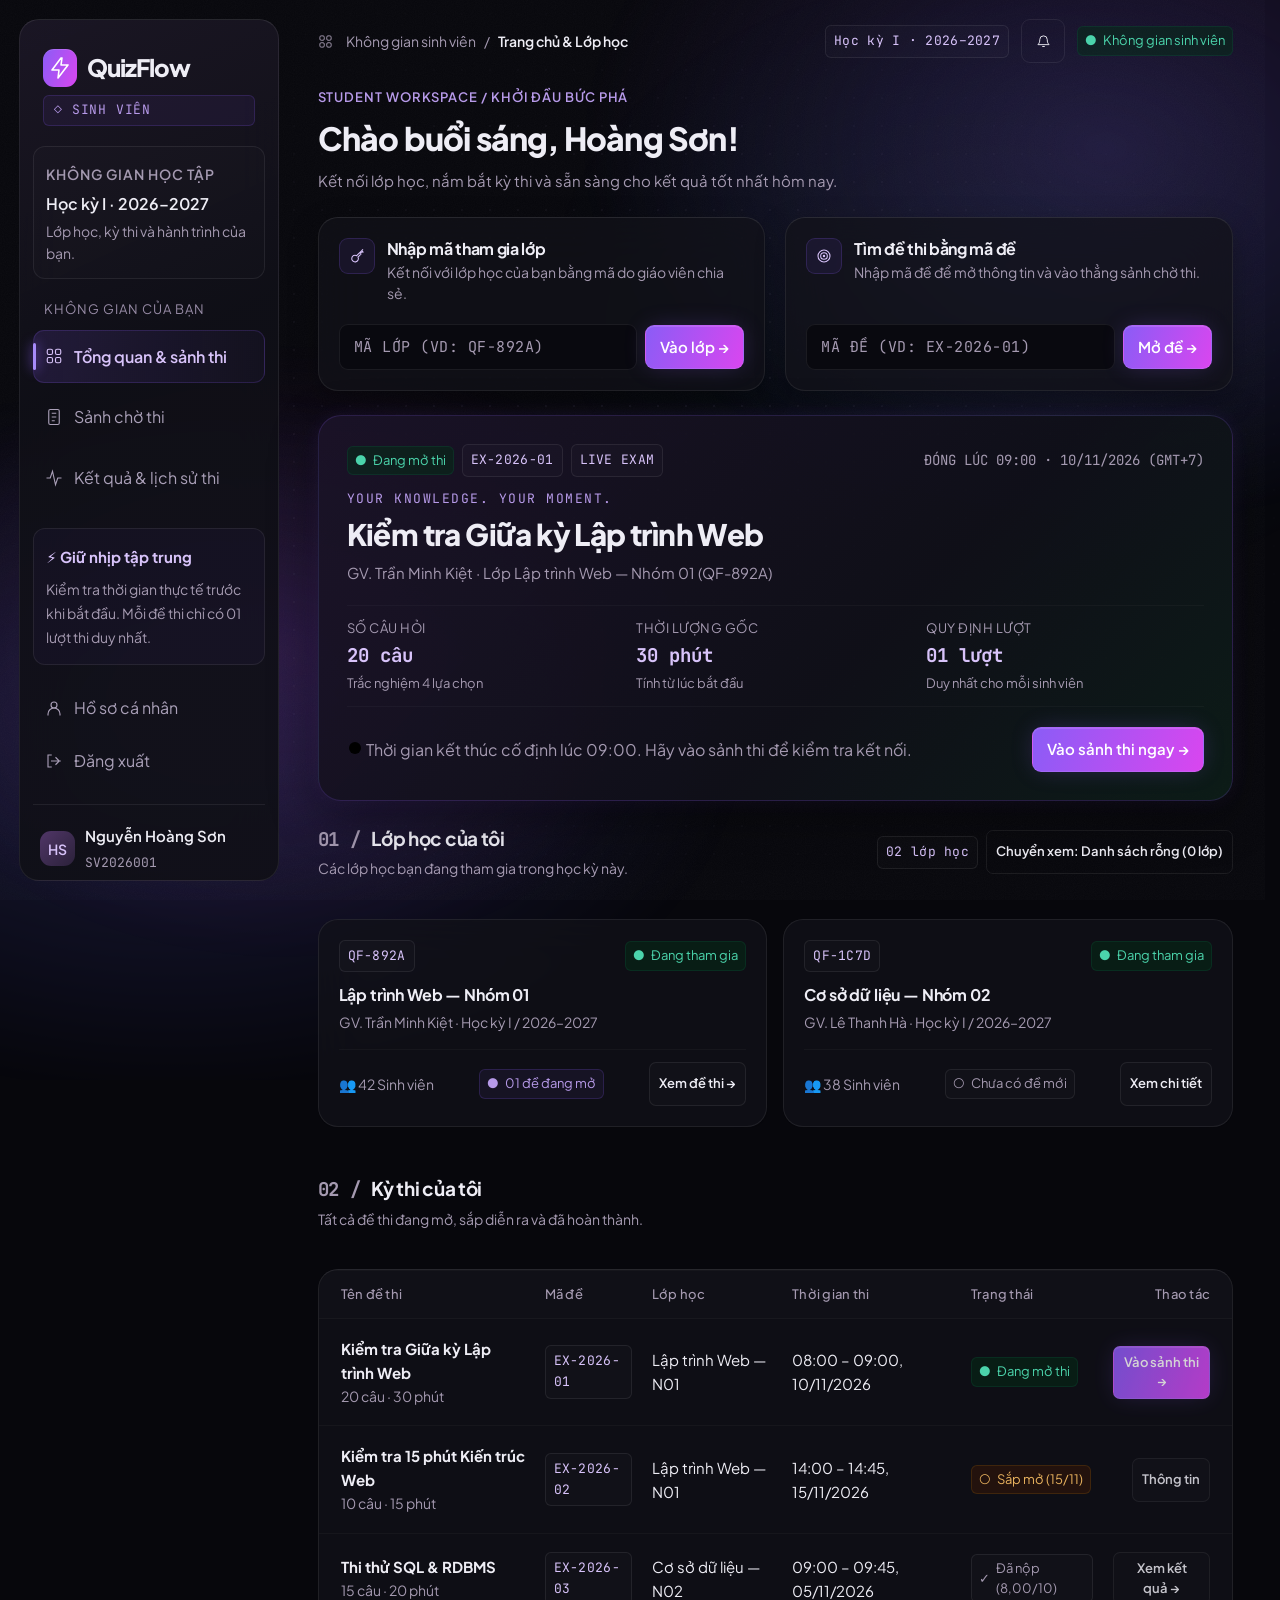
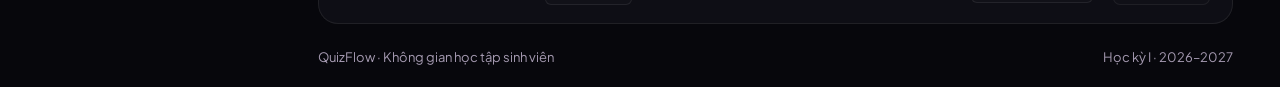
<file: pages/student/dashboard.html>
<!DOCTYPE html>
<html lang="vi">
<head>
  <meta charset="UTF-8">
  <meta name="viewport" content="width=device-width, initial-scale=1, viewport-fit=cover">
  <meta name="color-scheme" content="dark">
  <title>QuizFlow — Trang chủ Sinh viên</title>
  <link rel="stylesheet" href="../../assets/css/variables.css">
  <link rel="stylesheet" href="../../assets/css/base.css">
  <link rel="stylesheet" href="../../assets/css/layout.css">
  <link rel="stylesheet" href="../../assets/css/components.css">
  <link rel="stylesheet" href="../../assets/css/student.css">
  <link rel="stylesheet" href="../../assets/css/animations.css">
  <link rel="stylesheet" href="../../assets/css/responsive.css">
  <script src="../../assets/js/motion.js" defer></script>
  <script src="../../assets/js/ui.js" defer></script>
  <script src="../../assets/js/student.js" defer></script>
  <script src="../../assets/js/dashboard.js" defer></script>
</head>
<body>
  <div class="app student-app">

    <!-- Sidebar Sinh viên dùng chung -->
    <aside class="sidebar student-sidebar" aria-label="Điều hướng sinh viên" data-student-sidebar data-current-page="dashboard">
      <section class="sidebar-workspace" data-sidebar-workspace aria-labelledby="workspace-title">
        <p class="eyebrow" id="workspace-title">KHÔNG GIAN HỌC TẬP</p>
        <strong>Học kỳ I · 2026–2027</strong>
        <p>Lớp học, kỳ thi và hành trình của bạn.</p>
      </section>
      <div class="sidebar-user" data-sidebar-user>
        <span class="avatar" aria-hidden="true">HS</span>
        <div>
          <strong>Nguyễn Hoàng Sơn</strong>
          <small class="text-mono">SV2026001</small>
        </div>
      </div>
    </aside>

    <!-- Khung nội dung chính -->
    <main class="app-main" id="student-main" aria-labelledby="page-title">

      <!-- Thanh điều hướng trên cùng -->
      <header class="topbar">
        <nav class="breadcrumb" aria-label="Đường dẫn trang">
          <svg class="icon" fill="none" stroke="currentColor" stroke-width="1.5" aria-hidden="true">
            <use href="#student-icon-grid"/>
          </svg>
          <ol>
            <li>Không gian sinh viên</li>
            <li aria-hidden="true">/</li>
            <li>
              <span aria-current="page">Trang chủ &amp; Lớp học</span>
            </li>
          </ol>
        </nav>
        <div class="topbar-actions">
          <span class="badge">Học kỳ I · 2026–2027</span>
          <button class="btn btn--icon btn--ghost" type="button" aria-label="Thông báo" data-student-note="Bạn có 01 đề thi đang mở: Kiểm tra Giữa kỳ Lập trình Web (EX-2026-01).">
            <svg class="icon" fill="none" stroke="currentColor" stroke-width="1.5" aria-hidden="true">
              <use href="#student-icon-bell"/>
            </svg>
          </button>
          <span class="status status--success">
            <span aria-hidden="true">●</span>Không gian sinh viên
          </span>
        </div>
      </header>

      <!-- Tiêu đề trang -->
      <section class="page-heading">
        <div>
          <p class="eyebrow">STUDENT WORKSPACE / KHỞI ĐẦU BỨC PHÁ</p>
          <h1 id="page-title">Chào buổi sáng, Hoàng Sơn!</h1>
          <p>Kết nối lớp học, nắm bắt kỳ thi và sẵn sàng cho kết quả tốt nhất hôm nay.</p>
        </div>
      </section>

      <!-- Thanh thao tác nhanh: Nhập mã lớp & Tìm đề thi (F07, F17) -->
      <section class="student-actions-grid" aria-label="Thao tác nhanh tham gia và tìm kiếm" data-motion-enter>

        <!-- Thẻ 1: Nhập mã tham gia lớp (F17) -->
        <article class="student-action-card">
          <div class="student-action-header">
            <div class="student-action-icon" aria-hidden="true">
              <svg fill="none" stroke="currentColor" stroke-width="1.6" class="icon"><use href="#student-icon-key"/></svg>
            </div>
            <div>
              <h2>Nhập mã tham gia lớp</h2>
              <p>Kết nối với lớp học của bạn bằng mã do giáo viên chia sẻ.</p>
            </div>
          </div>
          <form class="student-action-form" id="form-join-class" novalidate>
            <input class="student-action-input" type="text" id="input-class-code" name="classCode" placeholder="Mã lớp (VD: QF-892A)" autocomplete="off" maxlength="7" required aria-label="Nhập mã lớp học">
            <button class="btn btn--primary" type="submit">Vào lớp →</button>
          </form>
        </article>

        <!-- Thẻ 2: Tìm đề thi bằng mã đề (F07) -->
        <article class="student-action-card">
          <div class="student-action-header">
            <div class="student-action-icon" aria-hidden="true">
              <svg fill="none" stroke="currentColor" stroke-width="1.6" class="icon"><use href="#student-icon-target"/></svg>
            </div>
            <div>
              <h2>Tìm đề thi bằng mã đề</h2>
              <p>Nhập mã đề để mở thông tin và vào thẳng sảnh chờ thi.</p>
            </div>
          </div>
          <form class="student-action-form" id="form-search-exam" novalidate>
            <input class="student-action-input" type="text" id="input-exam-code" name="examCode" placeholder="Mã đề (VD: EX-2026-01)" autocomplete="off" maxlength="10" required aria-label="Nhập mã đề thi">
            <button class="btn btn--primary" type="submit">Mở đề →</button>
          </form>
        </article>

      </section>

      <!-- Đề thi nổi bật đang mở hôm nay (F07) -->
      <section class="live-exam-card" data-motion-surface aria-labelledby="live-exam-title" data-motion-enter>
        <div class="live-exam-top">
          <div class="live-exam-badges">
            <span class="status status--success">
              <span aria-hidden="true">●</span>Đang mở thi
            </span>
            <span class="badge text-mono">EX-2026-01</span>
            <span class="badge">LIVE EXAM</span>
          </div>
          <span class="live-exam-deadline">ĐÓNG LÚC 09:00 · 10/11/2026 (GMT+7)</span>
        </div>

        <p class="live-exam-eyebrow">YOUR KNOWLEDGE. YOUR MOMENT.</p>
        <h2 class="live-exam-title" id="live-exam-title">Kiểm tra Giữa kỳ Lập trình Web</h2>
        <p class="live-exam-meta">
          <span>GV. Trần Minh Kiệt</span>
          <span aria-hidden="true">·</span>
          <span>Lớp Lập trình Web — Nhóm 01 (QF-892A)</span>
        </p>

        <div class="live-exam-metrics" aria-label="Thông tin cơ bản bài thi">
          <div class="live-metric-item">
            <span class="live-metric-label">Số câu hỏi</span>
            <span class="live-metric-value">20 câu</span>
            <span class="live-metric-sub">Trắc nghiệm 4 lựa chọn</span>
          </div>
          <div class="live-metric-item">
            <span class="live-metric-label">Thời lượng gốc</span>
            <span class="live-metric-value">30 phút</span>
            <span class="live-metric-sub">Tính từ lúc bắt đầu</span>
          </div>
          <div class="live-metric-item">
            <span class="live-metric-label">Quy định lượt</span>
            <span class="live-metric-value">01 lượt</span>
            <span class="live-metric-sub">Duy nhất cho mỗi sinh viên</span>
          </div>
        </div>

        <div class="live-exam-bottom">
          <span class="text-muted text-xs">
            <svg class="icon" aria-hidden="true"><use href="#student-icon-clock"/></svg>
            Thời gian kết thúc cố định lúc 09:00. Hãy vào sảnh thi để kiểm tra kết nối.
          </span>
          <a class="btn btn--primary" href="exam-lobby.html">
            Vào sảnh thi ngay →
          </a>
        </div>
      </section>

      <!-- Mục 01: Lớp học của tôi (F17) -->
      <section class="section-stack" aria-labelledby="classes-title" data-motion-enter>
        <header class="section-header">
          <div>
            <h2 id="classes-title">
              <span class="text-muted text-mono" aria-hidden="true">01 / </span>Lớp học của tôi
            </h2>
            <p>Các lớp học bạn đang tham gia trong học kỳ này.</p>
          </div>
          <div class="cluster">
            <span class="badge" id="class-count-badge">02 lớp học</span>
            <button class="btn btn--small btn--ghost" type="button" id="btn-toggle-empty-state" aria-controls="classes-container classes-empty-view">
              Chuyển xem: Danh sách rỗng (0 lớp)
            </button>
          </div>
        </header>

        <!-- Lưới danh sách lớp -->
        <div class="classes-grid" id="classes-container">

          <!-- Lớp 1: Lập trình Web -->
          <article class="class-card">
            <div class="class-card-top">
              <span class="badge text-mono">QF-892A</span>
              <span class="status status--success"><span aria-hidden="true">●</span>Đang tham gia</span>
            </div>
            <h3>Lập trình Web — Nhóm 01</h3>
            <p class="class-card-teacher">GV. Trần Minh Kiệt · Học kỳ I / 2026–2027</p>
            <div class="class-card-footer">
              <span class="class-card-members">👥 42 Sinh viên</span>
              <span class="status status--accent"><span aria-hidden="true">●</span>01 đề đang mở</span>
              <a class="btn btn--small" href="exam-lobby.html">Xem đề thi →</a>
            </div>
          </article>

          <!-- Lớp 2: Cơ sở dữ liệu -->
          <article class="class-card">
            <div class="class-card-top">
              <span class="badge text-mono">QF-1C7D</span>
              <span class="status status--success"><span aria-hidden="true">●</span>Đang tham gia</span>
            </div>
            <h3>Cơ sở dữ liệu — Nhóm 02</h3>
            <p class="class-card-teacher">GV. Lê Thanh Hà · Học kỳ I / 2026–2027</p>
            <div class="class-card-footer">
              <span class="class-card-members">👥 38 Sinh viên</span>
              <span class="status"><span aria-hidden="true">○</span>Chưa có đề mới</span>
              <button class="btn btn--small" type="button" data-student-note="Lớp Cơ sở dữ liệu hiện chưa có đề thi mới nào.">Xem chi tiết</button>
            </div>
          </article>

        </div>

        <!-- Trạng thái rỗng khi chưa có lớp (Empty State) -->
        <div class="student-empty-state" id="classes-empty-view" hidden>
          <div class="student-empty-icon" aria-hidden="true">
            <svg fill="none" stroke="currentColor" stroke-width="1.5"><use href="#student-icon-folder"/></svg>
          </div>
          <h3>Bạn chưa tham gia lớp học nào</h3>
          <p>Hãy liên hệ giáo viên bộ môn để nhận mã lớp học dạng <code class="badge text-mono">QF-XXXX</code> và nhập vào thanh thao tác phía trên.</p>
          <button class="btn btn--primary" type="button" onclick="document.getElementById('input-class-code').focus();">
            Nhập mã lớp ngay
          </button>
        </div>
      </section>

      <!-- Mục 02: Danh sách đề thi liên quan (F07) -->
      <section class="section-stack mt-6" aria-labelledby="exams-title" data-motion-enter>
        <header class="section-header">
          <div>
            <h2 id="exams-title">
              <span class="text-muted text-mono" aria-hidden="true">02 / </span>Kỳ thi của tôi
            </h2>
            <p>Tất cả đề thi đang mở, sắp diễn ra và đã hoàn thành.</p>
          </div>
        </header>

        <div class="table-card glass-card">
          <div class="table-scroll">
            <table class="data-table" aria-label="Bảng danh sách đề thi">
              <thead>
                <tr>
                  <th scope="col">Tên đề thi</th>
                  <th scope="col">Mã đề</th>
                  <th scope="col">Lớp học</th>
                  <th scope="col">Thời gian thi</th>
                  <th scope="col">Trạng thái</th>
                  <th scope="col" class="text-right">Thao tác</th>
                </tr>
              </thead>
              <tbody>
                <tr>
                  <td>
                    <strong>Kiểm tra Giữa kỳ Lập trình Web</strong>
                    <small class="text-muted d-block">20 câu · 30 phút</small>
                  </td>
                  <td><span class="badge text-mono">EX-2026-01</span></td>
                  <td>Lập trình Web — N01</td>
                  <td>08:00 – 09:00, 10/11/2026</td>
                  <td>
                    <span class="status status--success">
                      <span aria-hidden="true">●</span>Đang mở thi
                    </span>
                  </td>
                  <td class="text-right">
                    <a class="btn btn--small btn--primary" href="exam-lobby.html">Vào sảnh thi →</a>
                  </td>
                </tr>
                <tr>
                  <td>
                    <strong>Kiểm tra 15 phút Kiến trúc Web</strong>
                    <small class="text-muted d-block">10 câu · 15 phút</small>
                  </td>
                  <td><span class="badge text-mono">EX-2026-02</span></td>
                  <td>Lập trình Web — N01</td>
                  <td>14:00 – 14:45, 15/11/2026</td>
                  <td>
                    <span class="status status--warning">
                      <span aria-hidden="true">○</span>Sắp mở (15/11)
                    </span>
                  </td>
                  <td class="text-right">
                    <button class="btn btn--small" type="button" data-student-note="Đề thi EX-2026-02 sẽ mở lúc 14:00 ngày 15/11/2026.">Thông tin</button>
                  </td>
                </tr>
                <tr>
                  <td>
                    <strong>Thi thử SQL &amp; RDBMS</strong>
                    <small class="text-muted d-block">15 câu · 20 phút</small>
                  </td>
                  <td><span class="badge text-mono">EX-2026-03</span></td>
                  <td>Cơ sở dữ liệu — N02</td>
                  <td>09:00 – 09:45, 05/11/2026</td>
                  <td>
                    <span class="status">
                      <span aria-hidden="true">✓</span>Đã nộp (8,00/10)
                    </span>
                  </td>
                  <td class="text-right">
                    <a class="btn btn--small" href="exam-result.html">Xem kết quả →</a>
                  </td>
                </tr>
              </tbody>
            </table>
          </div>
        </div>
      </section>

      <!-- Chân trang -->
      <footer class="page-footer">
        <span>QuizFlow · Không gian học tập sinh viên</span>
        <span>Học kỳ I · 2026–2027</span>
      </footer>

    </main>
  </div>
</body>
</html>
</file>
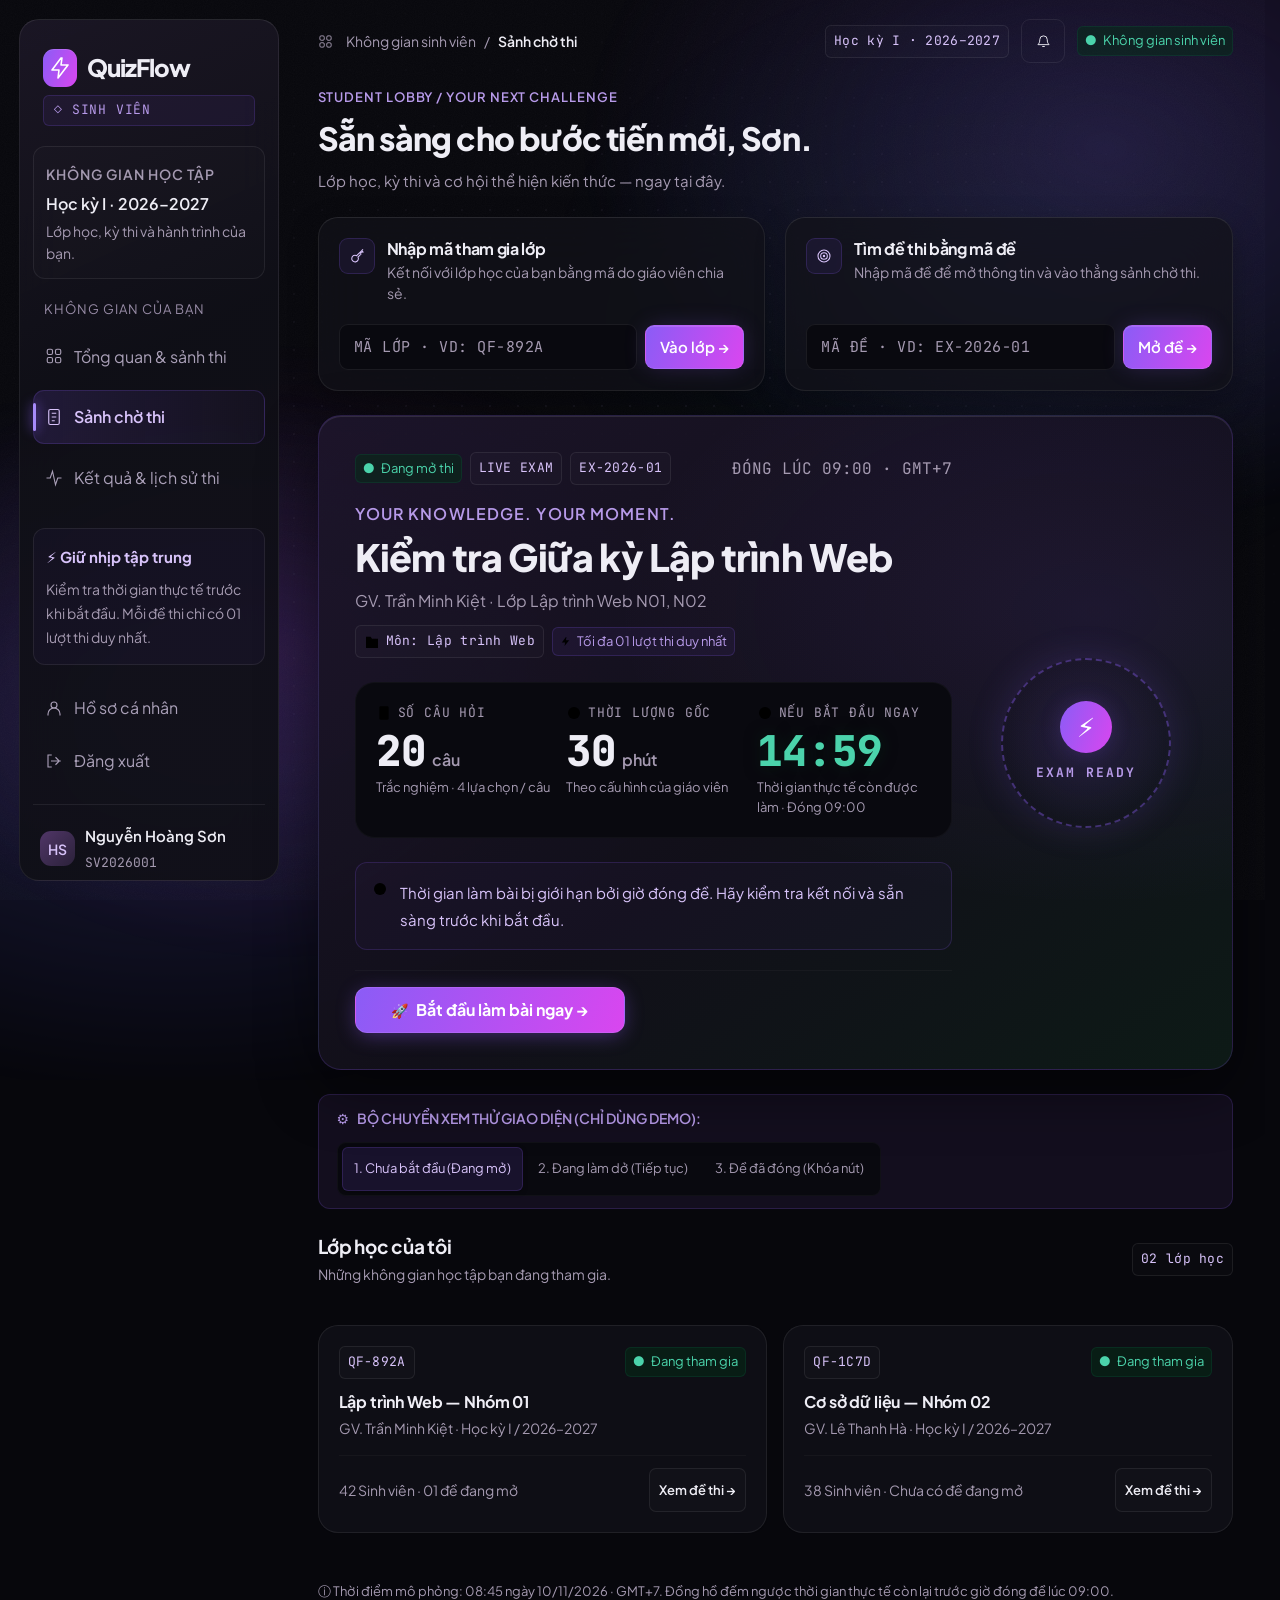
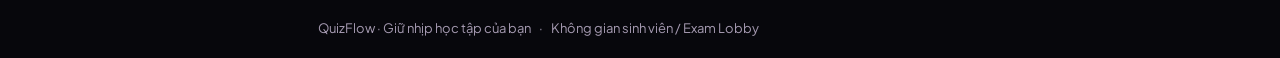
<file: pages/student/exam-lobby.html>
<!DOCTYPE html>
<html lang="vi">
<head>
  <meta charset="UTF-8">
  <meta name="viewport" content="width=device-width, initial-scale=1, viewport-fit=cover">
  <meta name="color-scheme" content="dark">
  <title>QuizFlow — Sảnh chờ thi (Kiểm tra Giữa kỳ Lập trình Web)</title>
  <link rel="stylesheet" href="../../assets/css/variables.css">
  <link rel="stylesheet" href="../../assets/css/base.css">
  <link rel="stylesheet" href="../../assets/css/layout.css">
  <link rel="stylesheet" href="../../assets/css/components.css">
  <link rel="stylesheet" href="../../assets/css/student.css">
  <link rel="stylesheet" href="../../assets/css/animations.css">
  <link rel="stylesheet" href="../../assets/css/responsive.css">
  <script src="../../assets/js/motion.js" defer></script>
  <script src="../../assets/js/ui.js" defer></script>
  <script src="../../assets/js/student.js" defer></script>
  <script src="../../assets/js/dashboard.js" defer></script>
  <script src="../../assets/js/exam-lobby.js" defer></script>
</head>
<body>
  <div class="app student-app">

    <!-- Sidebar Sinh viên dùng chung -->
    <aside class="sidebar student-sidebar" aria-label="Điều hướng sinh viên" data-student-sidebar data-current-page="lobby">
      <section class="sidebar-workspace" data-sidebar-workspace aria-labelledby="workspace-title">
        <p class="eyebrow" id="workspace-title">KHÔNG GIAN HỌC TẬP</p>
        <strong>Học kỳ I · 2026–2027</strong>
        <p>Lớp học, kỳ thi và hành trình của bạn.</p>
      </section>
      <div class="sidebar-user" data-sidebar-user>
        <span class="avatar" aria-hidden="true">HS</span>
        <div>
          <strong>Nguyễn Hoàng Sơn</strong>
          <small class="text-mono">SV2026001</small>
        </div>
      </div>
    </aside>

    <!-- Khung nội dung chính -->
    <main class="app-main" id="student-main" aria-labelledby="page-title">

      <!-- Thanh điều hướng trên cùng -->
      <header class="topbar">
        <nav class="breadcrumb" aria-label="Đường dẫn trang">
          <svg class="icon" fill="none" stroke="currentColor" stroke-width="1.5" aria-hidden="true">
            <use href="#student-icon-grid"/>
          </svg>
          <ol>
            <li>Không gian sinh viên</li>
            <li aria-hidden="true">/</li>
            <li>
              <span aria-current="page">Sảnh chờ thi</span>
            </li>
          </ol>
        </nav>
        <div class="topbar-actions">
          <span class="badge">Học kỳ I · 2026–2027</span>
          <button class="btn btn--icon btn--ghost" type="button" aria-label="Thông báo" data-student-note="Đề thi EX-2026-01 đang mở và sẽ đóng lúc 09:00. Hãy sẵn sàng.">
            <svg class="icon" fill="none" stroke="currentColor" stroke-width="1.5" aria-hidden="true">
              <use href="#student-icon-bell"/>
            </svg>
          </button>
          <span class="status status--success">
            <span aria-hidden="true">●</span>Không gian sinh viên
          </span>
        </div>
      </header>

      <!-- Tiêu đề trang -->
      <section class="page-heading">
        <div>
          <p class="eyebrow">STUDENT LOBBY / YOUR NEXT CHALLENGE</p>
          <h1 id="page-title">Sẵn sàng cho bước tiến mới, Sơn.</h1>
          <p>Lớp học, kỳ thi và cơ hội thể hiện kiến thức — ngay tại đây.</p>
        </div>
      </section>

      <!-- Thanh thao tác nhanh vào lớp / tìm đề -->
      <section class="student-actions-grid" aria-label="Thao tác nhanh tham gia và tìm kiếm" data-motion-enter>
        <article class="student-action-card">
          <div class="student-action-header">
            <div class="student-action-icon" aria-hidden="true">
              <svg fill="none" stroke="currentColor" stroke-width="1.6" class="icon"><use href="#student-icon-key"/></svg>
            </div>
            <div>
              <h2>Nhập mã tham gia lớp</h2>
              <p>Kết nối với lớp học của bạn bằng mã do giáo viên chia sẻ.</p>
            </div>
          </div>
          <form class="student-action-form" id="form-join-class" novalidate>
            <input class="student-action-input" type="text" id="input-class-code" name="classCode" placeholder="Mã lớp · VD: QF-892A" autocomplete="off" maxlength="7" required aria-label="Nhập mã lớp học">
            <button class="btn btn--primary" type="submit">Vào lớp →</button>
          </form>
        </article>

        <article class="student-action-card">
          <div class="student-action-header">
            <div class="student-action-icon" aria-hidden="true">
              <svg fill="none" stroke="currentColor" stroke-width="1.6" class="icon"><use href="#student-icon-target"/></svg>
            </div>
            <div>
              <h2>Tìm đề thi bằng mã đề</h2>
              <p>Nhập mã đề để mở thông tin và vào thẳng sảnh chờ thi.</p>
            </div>
          </div>
          <form class="student-action-form" id="form-search-exam" novalidate>
            <input class="student-action-input" type="text" id="input-exam-code" name="examCode" placeholder="Mã đề · VD: EX-2026-01" autocomplete="off" maxlength="10" required aria-label="Nhập mã đề thi">
            <button class="btn btn--primary" type="submit">Mở đề →</button>
          </form>
        </article>
      </section>

      <!-- THẺ SẢNH CHỜ THI NỔI BẬT (EXAM LOBBY CARD - F07) -->
      <section class="lobby-hero-card" data-motion-surface aria-labelledby="lobby-exam-title" data-motion-enter>
        <div class="lobby-main-layout">
          <div>
            <!-- Thanh trạng thái và mã đề -->
            <div class="lobby-badges-bar">
              <div class="cluster">
                <span class="status status--success" id="lobby-exam-status">
                  <span aria-hidden="true">●</span>Đang mở thi
                </span>
                <span class="badge">LIVE EXAM</span>
                <span class="badge text-mono">EX-2026-01</span>
              </div>
              <span class="text-muted text-xs text-mono" id="lobby-exam-deadline">ĐÓNG LÚC 09:00 · GMT+7</span>
            </div>

            <!-- Tiêu đề và thông tin giảng viên -->
            <div class="lobby-title-group">
              <p class="eyebrow">YOUR KNOWLEDGE. YOUR MOMENT.</p>
              <h2 id="lobby-exam-title">Kiểm tra Giữa kỳ Lập trình Web</h2>
              <p>GV. Trần Minh Kiệt · Lớp Lập trình Web N01, N02</p>

              <div class="lobby-tags-cluster">
                <span class="badge">
                  <svg class="icon" aria-hidden="true"><use href="#student-icon-folder"/></svg>
                  Môn: Lập trình Web
                </span>
                <span class="status status--accent">
                  <svg class="icon" aria-hidden="true"><use href="#student-icon-bolt"/></svg>
                  Tối đa 01 lượt thi duy nhất
                </span>
              </div>
            </div>

            <!-- 3 Bộ đếm thông số monospace lớn -->
            <div class="lobby-counters-grid" aria-label="Thông số thời gian và câu hỏi">
              <!-- Bộ đếm 1: Số câu hỏi -->
              <div class="lobby-counter-item">
                <span class="lobby-counter-label">
                  <svg class="icon" aria-hidden="true"><use href="#student-icon-document"/></svg>
                  SỐ CÂU HỎI
                </span>
                <div class="lobby-counter-val-wrapper">
                  <strong class="lobby-counter-num" id="counter-questions">20</strong>
                  <span class="lobby-counter-unit">câu</span>
                </div>
                <span class="lobby-counter-note">Trắc nghiệm · 4 lựa chọn / câu</span>
              </div>

              <!-- Bộ đếm 2: Thời lượng gốc -->
              <div class="lobby-counter-item">
                <span class="lobby-counter-label">
                  <svg class="icon" aria-hidden="true"><use href="#student-icon-clock"/></svg>
                  THỜI LƯỢNG GỐC
                </span>
                <div class="lobby-counter-val-wrapper">
                  <strong class="lobby-counter-num" id="counter-duration">30</strong>
                  <span class="lobby-counter-unit">phút</span>
                </div>
                <span class="lobby-counter-note">Theo cấu hình của giáo viên</span>
              </div>

              <!-- Bộ đếm 3: Thời gian thực tế nếu bắt đầu ngay -->
              <div class="lobby-counter-item">
                <span class="lobby-counter-label">
                  <svg class="icon" aria-hidden="true"><use href="#student-icon-clock"/></svg>
                  NẾU BẮT ĐẦU NGAY
                </span>
                <div class="lobby-counter-val-wrapper">
                  <strong class="lobby-counter-num lobby-counter-timer" id="counter-effective-time">15:00</strong>
                </div>
                <span class="lobby-counter-note">Thời gian thực tế còn được làm · Đóng 09:00</span>
              </div>
            </div>

            <!-- Ghi chú giới hạn giờ đóng đề -->
            <div class="notice mb-4" role="note">
              <svg class="icon" aria-hidden="true"><use href="#student-icon-clock"/></svg>
              <span>Thời gian làm bài bị giới hạn bởi giờ đóng đề. Hãy kiểm tra kết nối và sẵn sàng trước khi bắt đầu.</span>
            </div>

            <!-- Nút bấm bắt đầu bài thi -->
            <div class="lobby-actions-footer">
              <div id="lobby-start-wrapper">
                <a class="btn btn--primary lobby-start-btn" id="btn-start-exam" href="exam-taking.html">
                  <span class="icon" aria-hidden="true">🚀</span>
                  Bắt đầu làm bài ngay →
                </a>
              </div>

              <!-- Cảnh báo khi đề đã đóng (mặc định ẩn) -->
              <div class="lobby-closed-explanation" id="lobby-closed-notice" hidden>
                <strong>⛔ Đề thi đã đóng lúc 09:00 ngày 10/11/2026.</strong>
                <p>Theo quy định kỳ thi trực tuyến, sinh viên không thể tạo lượt mới hoặc nộp bài sau mốc thời gian này. Vui lòng liên hệ giáo viên phụ trách môn nếu bạn có lý do chính đáng.</p>
              </div>
            </div>

          </div>

          <!-- Huy hiệu công nghệ EXAM READY -->
          <div class="lobby-ready-badge" aria-hidden="true">
            <div class="lobby-ready-icon">⚡</div>
            <span class="lobby-ready-text">EXAM READY</span>
          </div>

        </div>
      </section>

      <!-- BỘ CHUYỂN TRẠNG THÁI XEM THỬ GIAO DIỆN (DEMO SWITCHER) -->
      <section class="student-demo-bar" aria-label="Bộ chuyển đổi xem thử giao diện sảnh chờ thi" data-motion-enter>
        <div class="student-demo-title">
          <span aria-hidden="true">⚙</span>
          <span>BỘ CHUYỂN XEM THỬ GIAO DIỆN (CHỈ DÙNG DEMO):</span>
        </div>
        <div class="segmented" role="group" aria-label="Chọn trạng thái sảnh chờ để xem">
          <button class="segmented-button" type="button" data-lobby-state="not-started" aria-pressed="true">
            1. Chưa bắt đầu (Đang mở)
          </button>
          <button class="segmented-button" type="button" data-lobby-state="in-progress" aria-pressed="false">
            2. Đang làm dở (Tiếp tục)
          </button>
          <button class="segmented-button" type="button" data-lobby-state="closed" aria-pressed="false">
            3. Đề đã đóng (Khóa nút)
          </button>
        </div>
      </section>

      <!-- Danh sách Lớp học của tôi -->
      <section class="section-stack" aria-labelledby="lobby-classes-title" data-motion-enter>
        <header class="section-header">
          <div>
            <h2 id="lobby-classes-title">Lớp học của tôi</h2>
            <p>Những không gian học tập bạn đang tham gia.</p>
          </div>
          <span class="badge">02 lớp học</span>
        </header>

        <div class="classes-grid">
          <!-- Lớp 1 -->
          <article class="class-card">
            <div class="class-card-top">
              <span class="badge text-mono">QF-892A</span>
              <span class="status status--success"><span aria-hidden="true">●</span>Đang tham gia</span>
            </div>
            <h3>Lập trình Web — Nhóm 01</h3>
            <p class="class-card-teacher">GV. Trần Minh Kiệt · Học kỳ I / 2026–2027</p>
            <div class="class-card-footer">
              <span class="class-card-members">42 Sinh viên · 01 đề đang mở</span>
              <a class="btn btn--small" href="exam-lobby.html">Xem đề thi →</a>
            </div>
          </article>

          <!-- Lớp 2 -->
          <article class="class-card">
            <div class="class-card-top">
              <span class="badge text-mono">QF-1C7D</span>
              <span class="status status--success"><span aria-hidden="true">●</span>Đang tham gia</span>
            </div>
            <h3>Cơ sở dữ liệu — Nhóm 02</h3>
            <p class="class-card-teacher">GV. Lê Thanh Hà · Học kỳ I / 2026–2027</p>
            <div class="class-card-footer">
              <span class="class-card-members">38 Sinh viên · Chưa có đề đang mở</span>
              <button class="btn btn--small" type="button" data-student-note="Lớp Cơ sở dữ liệu hiện chưa có đề thi đang mở.">Xem đề thi →</button>
            </div>
          </article>
        </div>
      </section>

      <!-- Ghi chú mô phỏng và chân trang -->
      <footer class="page-footer mt-6">
        <p class="text-muted text-xs">
          ⓘ Thời điểm mô phỏng: 08:45 ngày 10/11/2026 · GMT+7. Đồng hồ đếm ngược thời gian thực tế còn lại trước giờ đóng đề lúc 09:00.
        </p>
        <div class="cluster">
          <span>QuizFlow · Giữ nhịp học tập của bạn</span>
          <span aria-hidden="true">·</span>
          <span>Không gian sinh viên / Exam Lobby</span>
        </div>
      </footer>

    </main>
  </div>
</body>
</html>
</file>
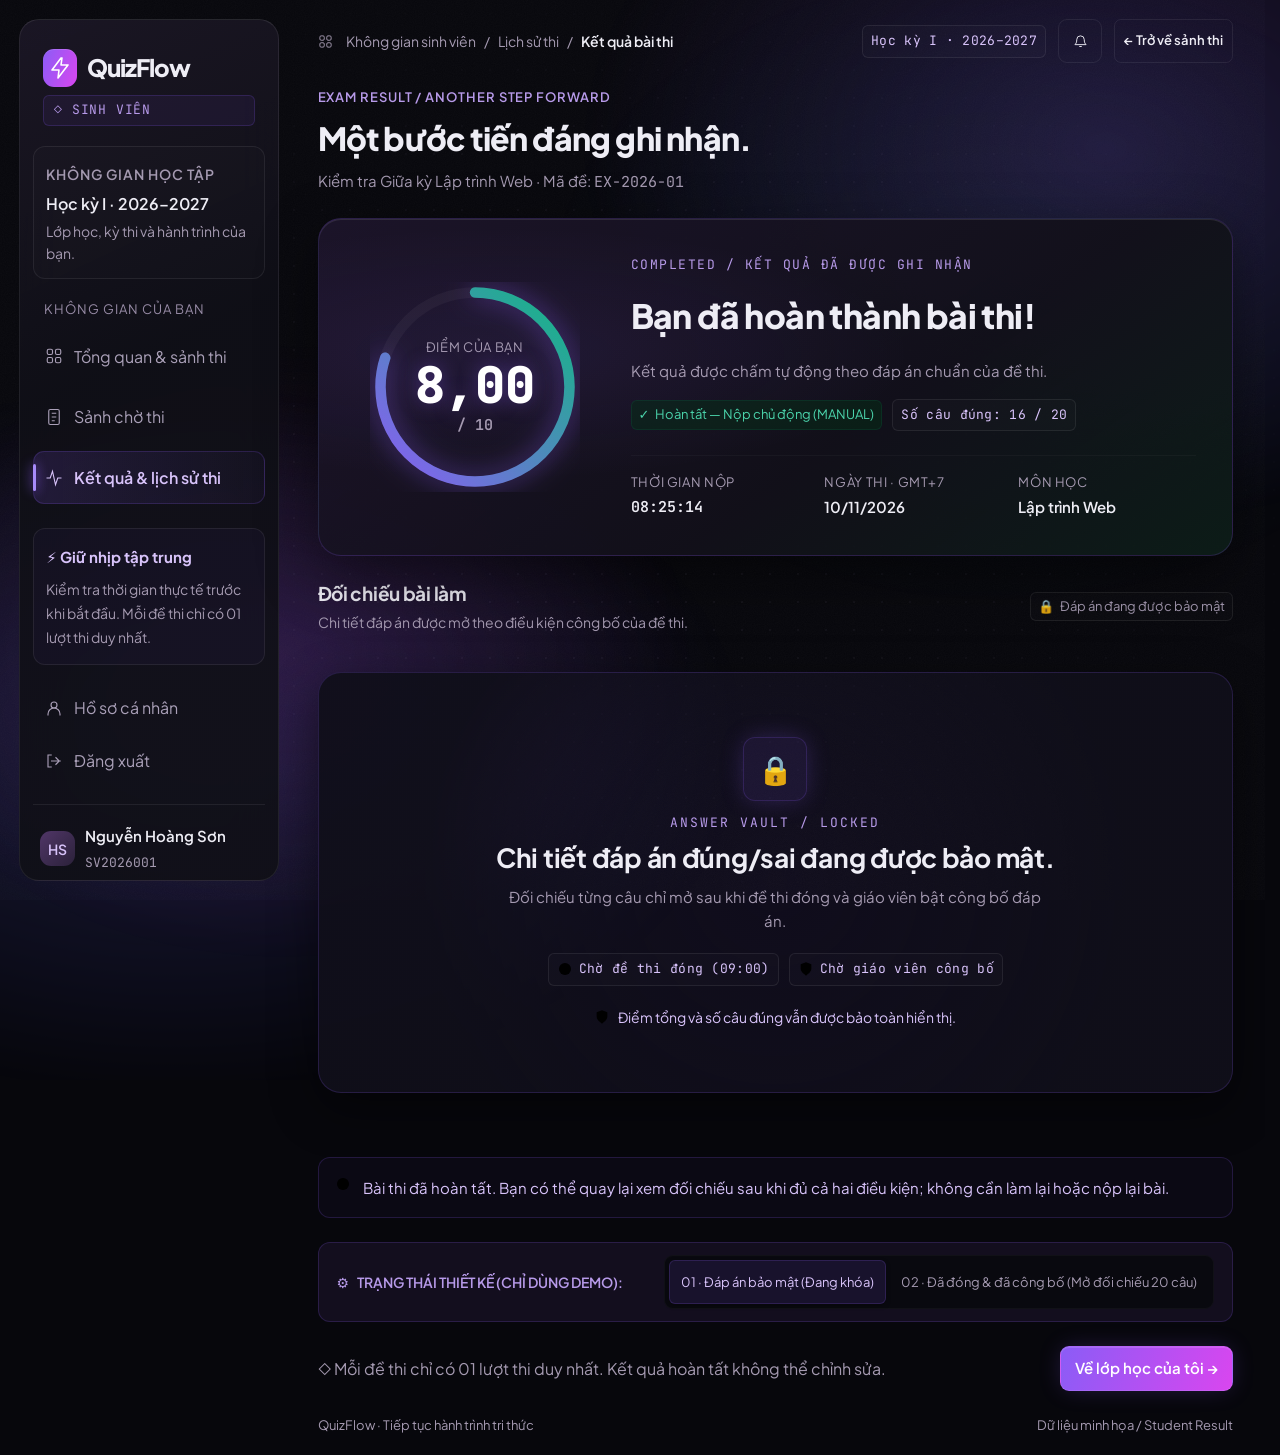
<file: pages/student/exam-result.html>
<!DOCTYPE html>
<html lang="vi">
<head>
  <meta charset="UTF-8">
  <meta name="viewport" content="width=device-width, initial-scale=1, viewport-fit=cover">
  <meta name="color-scheme" content="dark">
  <title>QuizFlow — Kết quả bài thi (Kiểm tra Giữa kỳ Lập trình Web)</title>
  <link rel="stylesheet" href="../../assets/css/variables.css">
  <link rel="stylesheet" href="../../assets/css/base.css">
  <link rel="stylesheet" href="../../assets/css/layout.css">
  <link rel="stylesheet" href="../../assets/css/components.css">
  <link rel="stylesheet" href="../../assets/css/student.css">
  <link rel="stylesheet" href="../../assets/css/animations.css">
  <link rel="stylesheet" href="../../assets/css/responsive.css">
  <script src="../../assets/js/motion.js" defer></script>
  <script src="../../assets/js/ui.js" defer></script>
  <script src="../../assets/js/student.js" defer></script>
  <script src="../../assets/js/exam-result.js" defer></script>
</head>
<body>
  <div class="app student-app">

    <!-- Sidebar Sinh viên dùng chung -->
    <aside class="sidebar student-sidebar" aria-label="Điều hướng sinh viên" data-student-sidebar data-current-page="result">
      <section class="sidebar-workspace" data-sidebar-workspace aria-labelledby="workspace-title">
        <p class="eyebrow" id="workspace-title">KHÔNG GIAN HỌC TẬP</p>
        <strong>Học kỳ I · 2026–2027</strong>
        <p>Lớp học, kỳ thi và hành trình của bạn.</p>
      </section>
      <div class="sidebar-user" data-sidebar-user>
        <span class="avatar" aria-hidden="true">HS</span>
        <div>
          <strong>Nguyễn Hoàng Sơn</strong>
          <small class="text-mono">SV2026001</small>
        </div>
      </div>
    </aside>

    <!-- Khung nội dung chính -->
    <main class="app-main" id="student-main" aria-labelledby="page-title">

      <!-- Thanh điều hướng trên cùng -->
      <header class="topbar">
        <nav class="breadcrumb" aria-label="Đường dẫn trang">
          <svg class="icon" fill="none" stroke="currentColor" stroke-width="1.5" aria-hidden="true">
            <use href="#student-icon-grid"/>
          </svg>
          <ol>
            <li>Không gian sinh viên</li>
            <li aria-hidden="true">/</li>
            <li>Lịch sử thi</li>
            <li aria-hidden="true">/</li>
            <li>
              <span aria-current="page">Kết quả bài thi</span>
            </li>
          </ol>
        </nav>
        <div class="topbar-actions">
          <span class="badge">Học kỳ I · 2026–2027</span>
          <button class="btn btn--icon btn--ghost" type="button" aria-label="Thông báo" data-student-note="Điểm bài thi Lập trình Web đã được cập nhật vào bảng điểm cá nhân.">
            <svg class="icon" fill="none" stroke="currentColor" stroke-width="1.5" aria-hidden="true">
              <use href="#student-icon-bell"/>
            </svg>
          </button>
          <a class="btn btn--small btn--ghost" href="exam-lobby.html">
            ← Trở về sảnh thi
          </a>
        </div>
      </header>

      <!-- Tiêu đề trang -->
      <section class="page-heading">
        <div>
          <p class="eyebrow">EXAM RESULT / ANOTHER STEP FORWARD</p>
          <h1 id="page-title">Một bước tiến đáng ghi nhận.</h1>
          <p>Kiểm tra Giữa kỳ Lập trình Web · Mã đề: <span class="text-mono text-accent">EX-2026-01</span></p>
        </div>
      </section>

      <!-- THẺ ĐIỂM SỐ LỚN (SCORE SHOWCASE CARD - F11) -->
      <section class="result-score-card" data-motion-surface aria-labelledby="score-card-title" data-motion-enter>
        <div class="result-score-layout">

          <!-- Vòng tròn điểm phát sáng SVG (Circular Gauge) -->
          <div class="score-gauge-box" aria-label="Điểm đạt được: 8,00 trên 10">
            <svg class="score-gauge-svg" viewBox="0 0 200 200" aria-hidden="true">
              <defs>
                <linearGradient id="score-gradient" x1="0%" y1="0%" x2="100%" y2="100%">
                  <stop offset="0%" stop-color="#8b5cf6" />
                  <stop offset="100%" stop-color="#10b981" />
                </linearGradient>
              </defs>
              <circle class="score-gauge-bg" cx="100" cy="100" r="90" />
              <circle class="score-gauge-meter" id="score-gauge-meter" cx="100" cy="100" r="90" />
            </svg>
            <div class="score-gauge-content">
              <span class="score-gauge-label">ĐIỂM CỦA BẠN</span>
              <strong class="score-gauge-number" id="score-number">8,00</strong>
              <span class="score-gauge-scale">/ 10</span>
            </div>
          </div>

          <!-- Thông tin chi tiết hoàn thành bài thi -->
          <div class="result-score-details">
            <span class="result-score-eyebrow">COMPLETED / KẾT QUẢ ĐÃ ĐƯỢC GHI NHẬN</span>
            <h2 id="score-card-title">Bạn đã hoàn thành bài thi!</h2>
            <p>Kết quả được chấm tự động theo đáp án chuẩn của đề thi.</p>

            <div class="result-pills-cluster">
              <span class="status status--success">
                <span aria-hidden="true">✓</span>
                Hoàn tất — Nộp chủ động (MANUAL)
              </span>
              <span class="badge text-mono">Số câu đúng: 16 / 20</span>
            </div>

            <div class="result-meta-grid">
              <div class="result-meta-item">
                <span class="result-meta-label">THỜI GIAN NỘP</span>
                <span class="result-meta-value text-mono">08:25:14</span>
              </div>
              <div class="result-meta-item">
                <span class="result-meta-label">NGÀY THI · GMT+7</span>
                <span class="result-meta-value">10/11/2026</span>
              </div>
              <div class="result-meta-item">
                <span class="result-meta-label">MÔN HỌC</span>
                <span class="result-meta-value">Lập trình Web</span>
              </div>
            </div>
          </div>

        </div>
      </section>

      <!-- KHU VỰC ĐỐI CHIẾU ĐÁP ÁN (ANSWER REVIEW - F11) -->
      <section class="section-stack review-section" aria-labelledby="review-heading" data-motion-enter>
        <header class="section-header">
          <div>
            <h2 id="review-heading">Đối chiếu bài làm</h2>
            <p>Chi tiết đáp án được mở theo điều kiện công bố của đề thi.</p>
          </div>
          <span class="status" id="review-lock-pill">
            <span aria-hidden="true">🔒</span>Đáp án đang được bảo mật
          </span>
        </header>

        <!-- TRẠNG THÁI 1: KHÓA BẢO MẬT (ANSWER VAULT LOCKED) -->
        <article class="vault-locked-card" id="vault-locked-card">
          <div class="vault-lock-badge" aria-hidden="true">🔒</div>
          <span class="vault-eyebrow">ANSWER VAULT / LOCKED</span>
          <h3>Chi tiết đáp án đúng/sai đang được bảo mật.</h3>
          <p>Đối chiếu từng câu chỉ mở sau khi đề thi đóng và giáo viên bật công bố đáp án.</p>

          <div class="vault-conditions-cluster">
            <span class="badge">
              <svg class="icon" aria-hidden="true"><use href="#student-icon-clock"/></svg>
              Chờ đề thi đóng (09:00)
            </span>
            <span class="badge">
              <svg class="icon" aria-hidden="true"><use href="#student-icon-shield"/></svg>
              Chờ giáo viên công bố
            </span>
          </div>

          <span class="vault-security-hint">
            <svg class="icon" aria-hidden="true"><use href="#student-icon-shield"/></svg>
            Điểm tổng và số câu đúng vẫn được bảo toàn hiển thị.
          </span>
        </article>

        <!-- TRẠNG THÁI 2: DANH SÁCH 20 CÂU ĐỐI CHIẾU (CHỈ NẠP KHI CÔNG BỐ QUA JS) -->
        <div id="review-questions-container">
          <!-- Rỗng lúc ban đầu để bảo vệ đáp án không bị lộ trong source code -->
        </div>

        <!-- Thông báo lưu ý hoàn tất bài thi -->
        <div class="notice mt-4" role="note">
          <svg class="icon" aria-hidden="true"><use href="#student-icon-clock"/></svg>
          <span>Bài thi đã hoàn tất. Bạn có thể quay lại xem đối chiếu sau khi đủ cả hai điều kiện; không cần làm lại hoặc nộp lại bài.</span>
        </div>
      </section>

      <!-- BỘ CHUYỂN TRẠNG THÁI XEM THỬ GIAO DIỆN (DEMO SWITCHER) -->
      <section class="student-demo-bar" aria-label="Bộ chuyển đổi xem thử trạng thái công bố đáp án" data-motion-enter>
        <div class="student-demo-title">
          <span aria-hidden="true">⚙</span>
          <span>TRẠNG THÁI THIẾT KẾ (CHỈ DÙNG DEMO):</span>
        </div>
        <div class="segmented" role="group" aria-label="Chọn trạng thái đối chiếu">
          <button class="segmented-button" type="button" data-result-state="locked" aria-pressed="true">
            01 · Đáp án bảo mật (Đang khóa)
          </button>
          <button class="segmented-button" type="button" data-result-state="published" aria-pressed="false">
            02 · Đã đóng &amp; đã công bố (Mở đối chiếu 20 câu)
          </button>
        </div>
      </section>

      <!-- Nút điều hướng chân trang -->
      <div class="result-footer-nav">
        <span class="text-muted text-xs">
          ◇ Mỗi đề thi chỉ có 01 lượt thi duy nhất. Kết quả hoàn tất không thể chỉnh sửa.
        </span>
        <a class="btn btn--primary" href="dashboard.html">
          Về lớp học của tôi →
        </a>
      </div>

      <!-- Chân trang -->
      <footer class="page-footer">
        <span>QuizFlow · Tiếp tục hành trình tri thức</span>
        <span>Dữ liệu minh họa / Student Result</span>
      </footer>

    </main>
  </div>
</body>
</html>
</file>
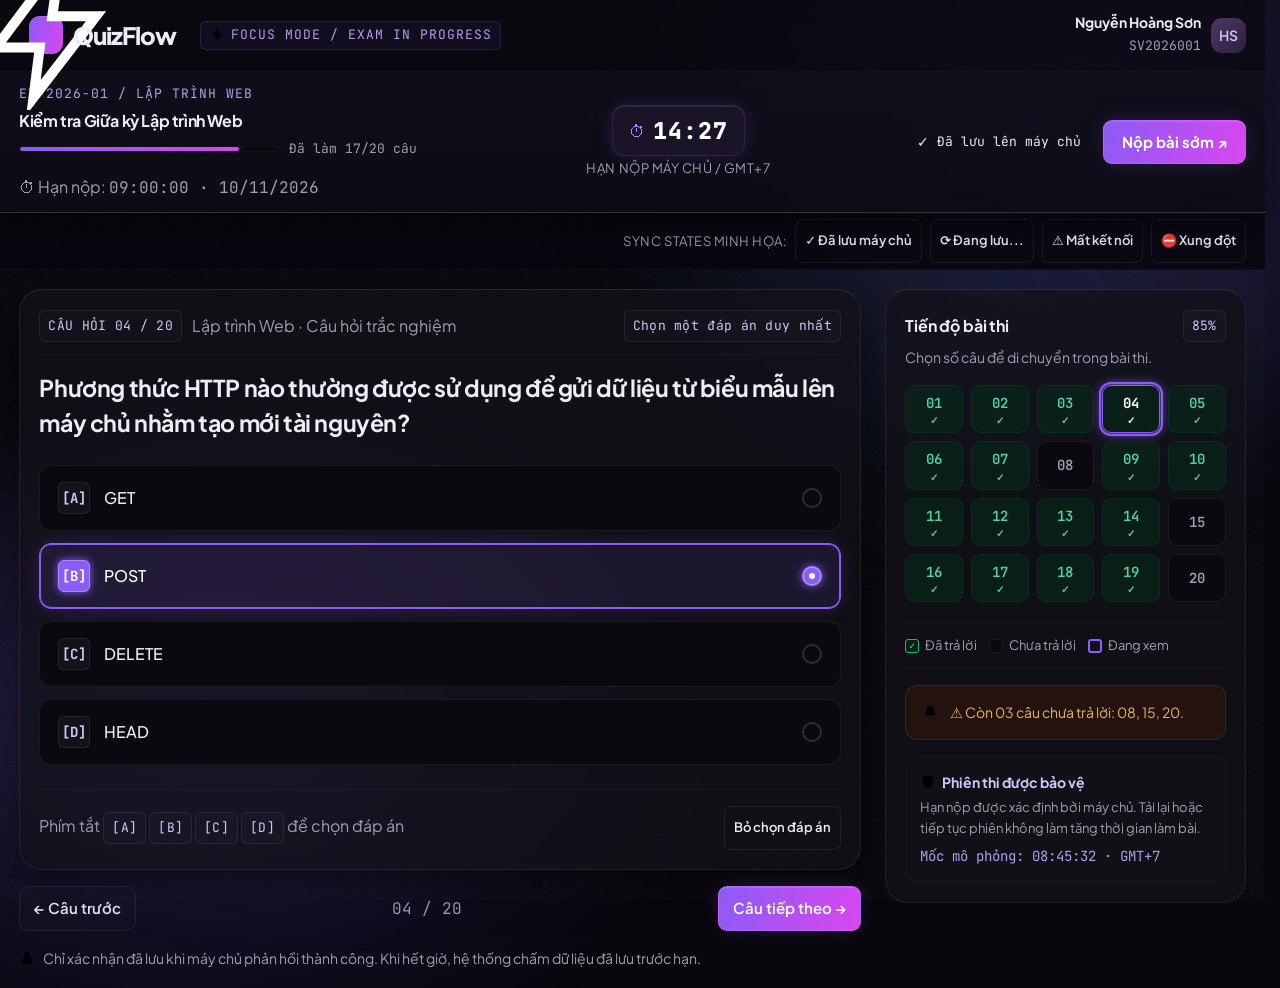
<file: pages/student/exam-taking.html>
<!DOCTYPE html>
<html lang="vi">
<head>
  <meta charset="UTF-8">
  <meta name="viewport" content="width=device-width, initial-scale=1, viewport-fit=cover">
  <meta name="color-scheme" content="dark">
  <title>QuizFlow — Phòng thi (Kiểm tra Giữa kỳ Lập trình Web)</title>
  <link rel="stylesheet" href="../../assets/css/variables.css">
  <link rel="stylesheet" href="../../assets/css/base.css">
  <link rel="stylesheet" href="../../assets/css/layout.css">
  <link rel="stylesheet" href="../../assets/css/components.css">
  <link rel="stylesheet" href="../../assets/css/student.css">
  <link rel="stylesheet" href="../../assets/css/animations.css">
  <link rel="stylesheet" href="../../assets/css/responsive.css">
  <script src="../../assets/js/motion.js" defer></script>
  <script src="../../assets/js/ui.js" defer></script>
  <script src="../../assets/js/student.js" defer></script>
  <script src="../../assets/js/exam-taking.js" defer></script>
</head>
<body class="exam-page">

  <!-- Sprite SVG biểu tượng dùng chung -->
  <svg class="visually-hidden" aria-hidden="true" xmlns="http://www.w3.org/2000/svg">
    <defs>
      <symbol id="student-icon-bolt" viewBox="0 0 24 24"><path d="m13 2-9 12h7l-1 8 10-13h-7l1-7Z"/></symbol>
      <symbol id="student-icon-check" viewBox="0 0 24 24"><circle cx="12" cy="12" r="9"/><path d="m8 12 3 3 5-6"/></symbol>
      <symbol id="student-icon-clock" viewBox="0 0 24 24"><circle cx="12" cy="12" r="9"/><path d="M12 7v5l3 3"/></symbol>
      <symbol id="student-icon-bell" viewBox="0 0 24 24"><path d="M6 9a6 6 0 0 1 12 0c0 7 3 7 3 8H3c0-1 3-1 3-8Zm4 11h4"/></symbol>
      <symbol id="student-icon-shield" viewBox="0 0 24 24"><path d="m12 2 8 3v6c0 5-4 8-8 11-4-3-8-6-8-11V5Z"/><path d="m8 12 3 3 5-6"/></symbol>
      <symbol id="student-icon-lock" viewBox="0 0 24 24"><rect x="5" y="10" width="14" height="11" rx="3"/><path d="M8 10V6a4 4 0 0 1 8 0v4"/></symbol>
    </defs>
  </svg>

  <!-- Thanh thương hiệu trên cùng: Focus Mode & Định danh thí sinh -->
  <header class="exam-brand-topbar">
    <div class="exam-brand-left">
      <a class="sidebar-brand" href="../../index.html" aria-label="QuizFlow">
        <span class="brand-mark" aria-hidden="true">
          <svg fill="none" stroke="currentColor" stroke-width="1.6"><use href="#student-icon-bolt"/></svg>
        </span>
        <span>QuizFlow</span>
      </a>
      <span class="exam-focus-mode-tag">
        <svg class="icon" aria-hidden="true"><use href="#student-icon-bolt"/></svg>
        FOCUS MODE / EXAM IN PROGRESS
      </span>
    </div>

    <div class="exam-user-badge">
      <div class="user-meta-right">
        <strong>Nguyễn Hoàng Sơn</strong>
        <small class="text-mono">SV2026001</small>
      </div>
      <span class="avatar" aria-hidden="true">HS</span>
    </div>
  </header>

  <!-- Thanh HUD nổi phía trên (Floating HUD) -->
  <div class="exam-hud-container">
    <div class="exam-hud-content" data-motion-enter>

      <!-- Cột trái HUD: Tên đề, tiến độ số câu, hạn nộp -->
      <div class="exam-hud-left">
        <span class="exam-hud-exam-code">EX-2026-01 / LẬP TRÌNH WEB</span>
        <h1 class="exam-hud-title">Kiểm tra Giữa kỳ Lập trình Web</h1>
        <div class="exam-hud-progress-wrapper">
          <div class="exam-hud-progress-track" role="progressbar" aria-valuenow="85" aria-valuemin="0" aria-valuemax="100" aria-label="Tiến độ bài thi">
            <div class="exam-hud-progress-fill" id="hud-progress-fill" style="width: 85%;"></div>
          </div>
          <span class="exam-hud-progress-text" id="hud-progress-text">Đã làm 17/20 câu</span>
        </div>
        <span class="text-muted text-2xs mt-2">
          ⏱ Hạn nộp: <span class="text-mono">09:00:00 · 10/11/2026</span>
        </span>
      </div>

      <!-- Cột giữa HUD: Đồng hồ đếm ngược monospace -->
      <div class="exam-hud-center">
        <div class="hud-clock-box">
          <span class="hud-clock-icon" aria-hidden="true">⏱</span>
          <span class="hud-clock-time text-mono" id="hud-timer">14:28</span>
        </div>
        <span class="hud-clock-sub">HẠN NỘP MÁY CHỦ / GMT+7</span>
      </div>

      <!-- Cột phải HUD: Trạng thái lưu & Nộp bài sớm -->
      <div class="exam-hud-right">
        <div class="hud-save-pill status--success" id="hud-save-status" role="status" aria-live="polite">
          <span class="icon" aria-hidden="true">✓</span>
          <span id="hud-save-text">Đã lưu lên máy chủ</span>
        </div>
        <button class="btn btn--primary hud-submit-btn" type="button" id="btn-open-submit-dialog" data-dialog-open="dialog-confirm-submit" aria-haspopup="dialog" aria-controls="dialog-confirm-submit">
          Nộp bài sớm ↗
        </button>
      </div>

    </div>
  </div>

  <!-- Thanh minh họa 4 trạng thái lưu (F09 Demo Bar) -->
  <div class="exam-sync-demo-bar" data-motion-enter aria-label="Bộ chuyển đổi xem thử trạng thái lưu">
    <span class="exam-sync-demo-label">SYNC STATES MINH HỌA:</span>
    <button class="btn btn--small btn--ghost" type="button" data-sync-state="synced">
      ✓ Đã lưu máy chủ
    </button>
    <button class="btn btn--small btn--ghost" type="button" data-sync-state="saving">
      ⟳ Đang lưu...
    </button>
    <button class="btn btn--small btn--ghost" type="button" data-sync-state="disconnected">
      ⚠ Mất kết nối
    </button>
    <button class="btn btn--small btn--ghost" type="button" data-sync-state="conflict">
      ⛔ Xung đột
    </button>
  </div>

  <!-- KHUNG NỘI DUNG CHÍNH (70% Câu hỏi / 30% Bảng điều hướng câu) -->
  <main class="exam-main-container">
    <div class="exam-layout-grid">

      <!-- CỘT TRÁI (70%): KHU VỰC CÂU HỎI -->
      <section class="question-column" aria-labelledby="question-text">
        <article class="glass-card question-card">

          <!-- Đầu thẻ câu hỏi -->
          <div class="question-card-header">
            <div class="question-eyebrows">
              <span class="badge text-mono" id="question-index-badge">CÂU HỎI 04 / 20</span>
              <span class="text-muted text-xs">Lập trình Web · Câu hỏi trắc nghiệm</span>
            </div>
            <span class="badge">Chọn một đáp án duy nhất</span>
          </div>

          <!-- Nội dung câu hỏi -->
          <h2 class="question-text" id="question-text">
            Phương thức HTTP nào thường được sử dụng để gửi dữ liệu từ biểu mẫu lên máy chủ nhằm tạo mới tài nguyên?
          </h2>

          <!-- Danh sách 4 đáp án -->
          <div class="options-list" id="options-list" role="radiogroup" aria-label="Các lựa chọn đáp án">
            <!-- Được render động bởi exam-taking.js -->
          </div>

          <!-- Chân thẻ câu hỏi: Gợi ý phím tắt & Bỏ chọn -->
          <div class="question-card-footer">
            <span class="text-muted text-xs">
              Phím tắt <kbd class="badge text-mono">[A]</kbd> <kbd class="badge text-mono">[B]</kbd> <kbd class="badge text-mono">[C]</kbd> <kbd class="badge text-mono">[D]</kbd> để chọn đáp án
            </span>
            <button class="btn btn--ghost btn--small text-muted" type="button" id="btn-clear-choice">
              Bỏ chọn đáp án
            </button>
          </div>

        </article>

        <!-- Thanh điều hướng câu trước / câu sau -->
        <nav class="question-nav-bar" data-motion-enter aria-label="Điều hướng câu hỏi">
          <button class="btn" type="button" id="btn-prev-question">
            ← Câu trước
          </button>
          <span class="text-mono text-muted text-sm" id="question-pagination-indicator">04 / 20</span>
          <button class="btn btn--primary" type="button" id="btn-next-question">
            Câu tiếp theo →
          </button>
        </nav>

        <!-- Ghi chú bảo mật dữ liệu theo đặc tả F08/F09 -->
        <div class="question-security-note">
          <svg class="icon" aria-hidden="true"><use href="#student-icon-lock"/></svg>
          <span>Chỉ xác nhận đã lưu khi máy chủ phản hồi thành công. Khi hết giờ, hệ thống chấm dữ liệu đã lưu trước hạn.</span>
        </div>
      </section>

      <!-- CỘT PHẢI (30% - Desktop): BẢNG ĐIỀU HƯỚNG 20 CÂU HỎI -->
      <aside class="palette-column-desktop" aria-labelledby="palette-title">
        <div class="glass-card palette-card">

          <div class="palette-card-header">
            <h3 id="palette-title">Tiến độ bài thi</h3>
            <span class="badge text-mono" id="palette-percentage">85%</span>
          </div>
          <p class="palette-card-sub">Chọn số câu để di chuyển trong bài thi.</p>

          <!-- Lưới 5x4 gồm 20 câu hỏi -->
          <div class="palette-grid" id="palette-grid-desktop" role="group" aria-label="Bảng chọn nhanh câu hỏi">
            <!-- Được render động bởi exam-taking.js -->
          </div>

          <!-- Chú thích ký hiệu -->
          <div class="palette-legend" aria-label="Chú thích trạng thái câu">
            <span class="palette-legend-item">
              <span class="legend-swatch is-answered" aria-hidden="true">✓</span>
              <span>Đã trả lời</span>
            </span>
            <span class="palette-legend-item">
              <span class="legend-swatch is-unanswered" aria-hidden="true"></span>
              <span>Chưa trả lời</span>
            </span>
            <span class="palette-legend-item">
              <span class="legend-swatch is-current" aria-hidden="true"></span>
              <span>Đang xem</span>
            </span>
          </div>

          <!-- Thông báo câu chưa trả lời -->
          <div class="notice notice--warning palette-unanswered-notice" id="palette-unanswered-warning">
            <svg class="icon" aria-hidden="true"><use href="#student-icon-bell"/></svg>
            <span id="unanswered-warning-text">⚠ Còn 03 câu chưa trả lời: 08, 15, 20.</span>
          </div>

          <!-- Thẻ bảo vệ phiên thi -->
          <div class="palette-protection-card">
            <strong>
              <svg class="icon" aria-hidden="true"><use href="#student-icon-shield"/></svg>
              Phiên thi được bảo vệ
            </strong>
            <p>Hạn nộp được xác định bởi máy chủ. Tải lại hoặc tiếp tục phiên không làm tăng thời gian làm bài.</p>
            <small class="text-mono simulation-note">Mốc mô phỏng: 08:45:32 · GMT+7</small>
          </div>

        </div>
      </aside>

    </div>
  </main>

  <!-- NÚT MỞ BẢNG CÂU HỎI DƯỚI ĐÁY TRÊN MOBILE -->
  <button class="btn btn--primary mobile-palette-toggle-btn" type="button" id="btn-mobile-palette-toggle" data-dialog-open="drawer-palette" aria-haspopup="dialog" aria-controls="drawer-palette">
    <span class="icon" aria-hidden="true">▦</span>
    <span>Danh sách 20 câu (17/20 đã làm · 85%)</span>
  </button>

  <!-- DRAWER NGĂN KÉO BẢNG CÂU HỎI TRÊN MOBILE -->
  <dialog class="drawer" id="drawer-palette" aria-label="Danh sách câu hỏi thi">
    <div class="dialog-header">
      <div>
        <h2>Danh sách câu hỏi</h2>
        <p class="dialog-description">Chọn câu hỏi bất kỳ để chuyển đến câu đó.</p>
      </div>
      <button class="btn btn--icon btn--ghost" type="button" data-dialog-close aria-label="Đóng bảng câu hỏi">×</button>
    </div>

    <div class="palette-grid" id="palette-grid-drawer" role="group" aria-label="Bảng chọn nhanh câu hỏi trên điện thoại">
      <!-- Render động -->
    </div>

    <div class="palette-legend" aria-label="Chú thích trạng thái câu">
      <span class="palette-legend-item">
        <span class="legend-swatch is-answered" aria-hidden="true">✓</span>
        <span>Đã trả lời</span>
      </span>
      <span class="palette-legend-item">
        <span class="legend-swatch is-unanswered" aria-hidden="true"></span>
        <span>Chưa trả lời</span>
      </span>
      <span class="palette-legend-item">
        <span class="legend-swatch is-current" aria-hidden="true"></span>
        <span>Đang xem</span>
      </span>
    </div>

    <div class="dialog-actions">
      <button class="btn btn--primary" type="button" data-dialog-close>Xong</button>
    </div>
  </dialog>

  <!-- HỘP THOẠI XÁC NHẬN NỘP BÀI SỚM (F10 - MANUAL) -->
  <dialog class="modal" id="dialog-confirm-submit" aria-labelledby="modal-submit-title">
    <div class="dialog-header">
      <div>
        <h2 id="modal-submit-title">Xác nhận nộp bài thi</h2>
        <p class="dialog-description">Kiểm tra Giữa kỳ Lập trình Web (EX-2026-01)</p>
      </div>
      <button class="btn btn--icon btn--ghost" type="button" data-dialog-close aria-label="Đóng hộp thoại">×</button>
    </div>

    <div id="modal-submit-summary">
      <!-- Được render động bởi JS -->
    </div>

    <div class="exam-confirm-rows">
      <div class="exam-confirm-row">
        <span class="text-muted">Phương thức nộp:</span>
        <strong>Nộp chủ động (MANUAL)</strong>
      </div>
      <div class="exam-confirm-row">
        <span class="text-muted">Hạn đóng đề thi:</span>
        <span class="text-mono">09:00:00 · 10/11/2026</span>
      </div>
      <div class="exam-confirm-row">
        <span class="text-muted">Quy định điểm số:</span>
        <span>Bài thi chấm tự động ngay sau khi xác nhận.</span>
      </div>
    </div>

    <div class="dialog-actions">
      <button class="btn btn--ghost" type="button" data-dialog-close>
        ← Quay lại làm tiếp
      </button>
      <button class="btn btn--primary" type="button" id="btn-confirm-submit">
        Chốt điểm &amp; Nộp bài ngay →
      </button>
    </div>
  </dialog>

  <!-- HỘP THOẠI HẾT GIỜ LÀM BÀI (F10 - TIMEOUT) -->
  <dialog class="modal" id="dialog-timeout" aria-labelledby="modal-timeout-title">
    <div class="dialog-header">
      <div>
        <h2 id="modal-timeout-title" class="timeout-title">⏱ ĐÃ HẾT GIỜ LÀM BÀI!</h2>
        <p class="dialog-description">Hạn nộp máy chủ 09:00:00 đã đến.</p>
      </div>
    </div>

    <div class="notice notice--warning">
      <svg class="icon" aria-hidden="true"><use href="#student-icon-clock"/></svg>
      <div>
        <strong>Hệ thống đã tự động thu bài của bạn.</strong>
        <p>Tất cả các câu trả lời hợp lệ đã lưu lên máy chủ trước mốc thời gian này sẽ được dùng để chấm điểm (Lý do kết thúc: TIMEOUT).</p>
      </div>
    </div>

    <div class="dialog-actions">
      <a class="btn btn--primary" href="exam-result.html">
        Xem kết quả bài thi →
      </a>
    </div>
  </dialog>

</body>
</html>
</file>
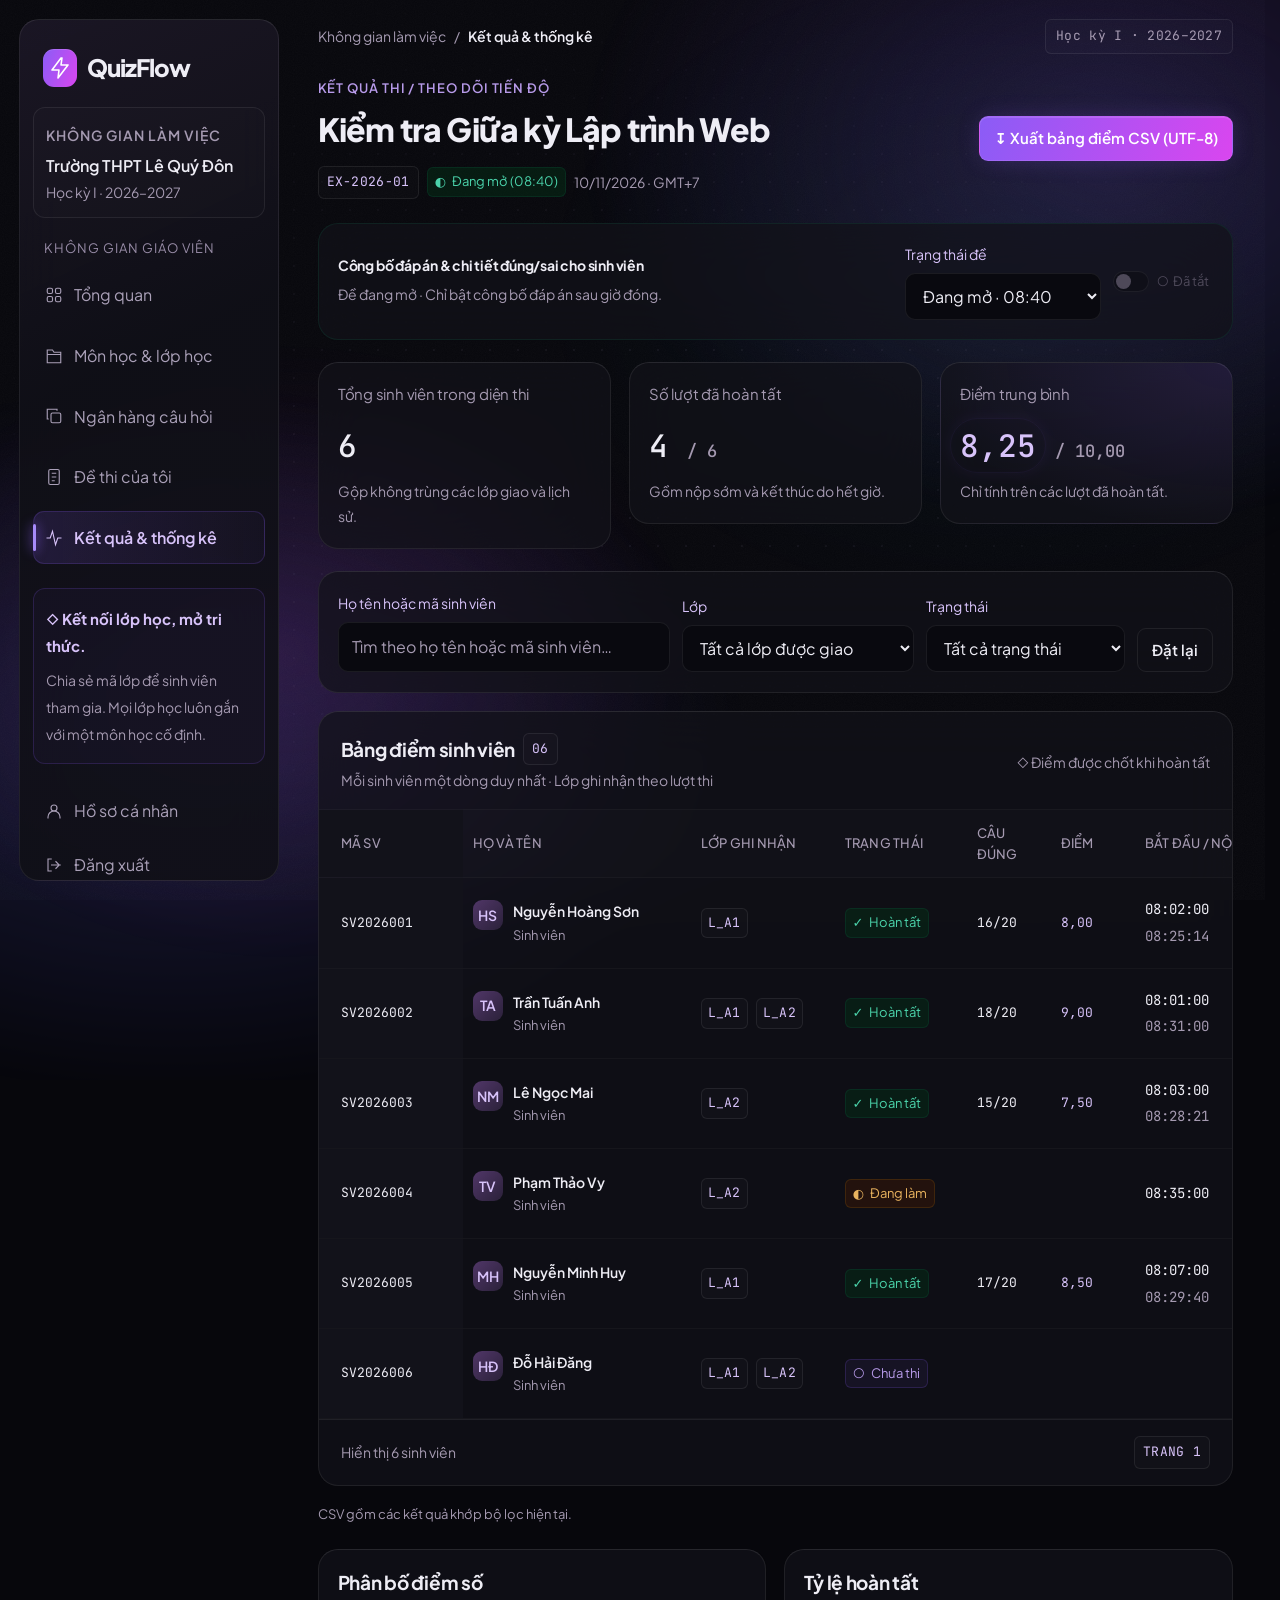
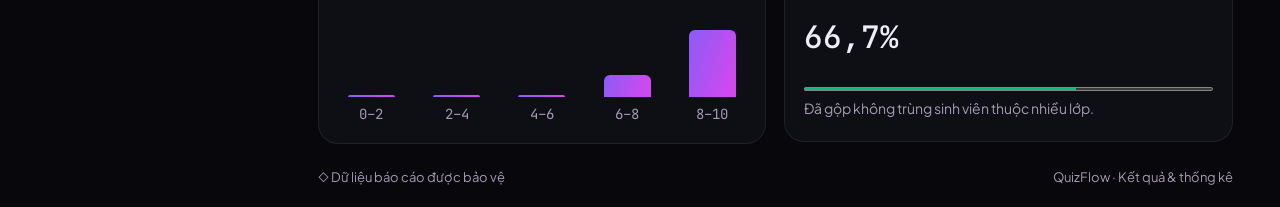
<file: pages/teacher/exam-analytics.html>
<!DOCTYPE html>
<html lang="vi">
<head>
  <meta charset="UTF-8">
  <meta name="viewport" content="width=device-width, initial-scale=1, viewport-fit=cover">
  <meta name="color-scheme" content="dark">
  <title>QuizFlow — Kết quả &amp; thống kê</title>
  <link rel="stylesheet" href="../../assets/css/variables.css">
  <link rel="stylesheet" href="../../assets/css/base.css">
  <link rel="stylesheet" href="../../assets/css/layout.css">
  <link rel="stylesheet" href="../../assets/css/components.css">
  <link rel="stylesheet" href="../../assets/css/teacher-sidebar.css">
  <link rel="stylesheet" href="../../assets/css/exam-analytics.css">
  <link rel="stylesheet" href="../../assets/css/animations.css">
  <link rel="stylesheet" href="../../assets/css/responsive.css">
  <script src="../../assets/js/motion.js" defer></script>
  <script src="../../assets/js/ui.js" defer></script>
  <script src="../../assets/js/teacher-sidebar.js" defer></script>
  <script src="../../assets/js/exam-analytics.js" defer></script>
</head>
<body>
  <div class="app app--exam-analytics teacher-page">
    <aside class="sidebar teacher-sidebar" data-teacher-sidebar data-current-page="exam-analytics" aria-label="Điều hướng giáo viên">
      <section class="sidebar-workspace" data-sidebar-workspace>
        <p class="eyebrow">KHÔNG GIAN LÀM VIỆC</p>
        <strong>Trường THPT Lê Quý Đôn</strong>
        <p>Học kỳ I · 2026–2027</p>
      </section>
      <div class="sidebar-user" data-sidebar-user>
        <span class="avatar" aria-hidden="true">MK</span>
        <div><strong>Trần Minh Kiệt</strong><small>Giáo viên</small></div>
      </div>
    </aside>
    <main class="app-main" id="workspace" aria-labelledby="page-title">
      <header class="topbar">
        <nav class="breadcrumb" aria-label="Đường dẫn trang">
          <ol><li>Không gian làm việc</li><li aria-hidden="true">/</li><li aria-current="page">Kết quả &amp; thống kê</li></ol>
        </nav>
        <span class="badge teacher-term">Học kỳ I · 2026–2027</span>
      </header>
      <section class="page-heading">
        <div>
          <p class="eyebrow">KẾT QUẢ THI / THEO DÕI TIẾN ĐỘ</p>
          <h1 id="page-title">Kiểm tra Giữa kỳ Lập trình Web</h1>
          <div class="cluster analytics-metadata">
            <span class="badge">EX-2026-01</span>
            <span class="status status--success" id="exam-state-badge" data-state="open"><span aria-hidden="true">◐</span><span id="exam-state-label">Đang mở (08:40)</span></span>
            <span class="field-hint">10/11/2026 · GMT+7</span>
          </div>
        </div>
        <button class="btn btn--primary" id="export-results" type="button">↧ Xuất bảng điểm CSV (UTF-8)</button>
      </section>
      <section class="glass-card analytics-publish" aria-labelledby="publish-label">
        <div>
          <h2 id="publish-label">Công bố đáp án &amp; chi tiết đúng/sai cho sinh viên</h2>
          <p class="field-hint" id="publish-help">Đề đang mở · Chỉ bật công bố đáp án sau giờ đóng.</p>
        </div>
        <div class="cluster">
          <div class="field">
            <label for="exam-scenario">Trạng thái đề</label>
            <select class="select" id="exam-scenario">
              <option value="open">Đang mở · 08:40</option>
              <option value="closed">Đã đóng · 09:00</option>
            </select>
          </div>
          <button class="toggle" id="publish-answers" type="button" role="switch" aria-checked="false" aria-labelledby="publish-label" aria-describedby="publish-help" data-toggle disabled>
            <span class="toggle-track" aria-hidden="true"></span>
            <span class="toggle-state"><span data-toggle-icon aria-hidden="true">○</span><span data-toggle-state>Đã tắt</span></span>
          </button>
        </div>
      </section>
      <section class="bento-grid bento-grid--three analytics-kpis" aria-label="Thống kê theo bộ lọc">
        <article class="glass-card">
          <h2 class="analytics-kpi-title">Tổng sinh viên trong diện thi</h2>
          <p class="analytics-kpi-value"><span class="analytics-count"><span class="analytics-count-source" id="kpi-total">6</span><span class="analytics-count-visual" aria-hidden="true"></span></span></p>
          <p class="field-hint">Gộp không trùng các lớp giao và lịch sử.</p>
        </article>
        <article class="glass-card">
          <h2 class="analytics-kpi-title">Số lượt đã hoàn tất</h2>
          <p class="analytics-kpi-value"><span class="analytics-count"><span class="analytics-count-source" id="kpi-complete">4</span><span class="analytics-count-visual" aria-hidden="true"></span></span> <small id="kpi-denominator">/ 6</small></p>
          <p class="field-hint">Gồm nộp sớm và kết thúc do hết giờ.</p>
        </article>
        <article class="glass-card analytics-kpi--score">
          <h2 class="analytics-kpi-title">Điểm trung bình</h2>
          <p class="analytics-kpi-value"><span class="analytics-count"><span class="analytics-count-source" id="kpi-average">8,25</span><span class="analytics-count-visual" aria-hidden="true"></span></span> <small>/ 10,00</small></p>
          <p class="field-hint">Chỉ tính trên các lượt đã hoàn tất.</p>
        </article>
      </section>
      <section class="glass-card analytics-filters" aria-label="Lọc bảng điểm">
        <div class="field">
          <label for="result-search">Họ tên hoặc mã sinh viên</label>
          <input class="input" id="result-search" type="search" placeholder="Tìm theo họ tên hoặc mã sinh viên…" autocomplete="off">
        </div>
        <div class="field">
          <label for="result-class">Lớp</label>
          <select class="select" id="result-class"><option value="all">Tất cả lớp được giao</option><option>L_A1</option><option>L_A2</option></select>
        </div>
        <div class="field">
          <label for="result-state">Trạng thái</label>
          <select class="select" id="result-state"><option value="all">Tất cả trạng thái</option><option value="unstarted">Chưa thi</option><option value="progress">Đang làm</option><option value="complete">Hoàn tất</option></select>
        </div>
        <button class="btn btn--ghost" id="reset-results" type="button">Đặt lại</button>
      </section>
      <section class="glass-card table-card" aria-labelledby="results-title">
        <header class="card-header">
          <div><div class="cluster"><h2 id="results-title">Bảng điểm sinh viên</h2><span class="badge" id="result-count">06</span></div>
            <p>Mỗi sinh viên một dòng duy nhất · Lớp ghi nhận theo lượt thi</p>
          </div>
          <span class="field-hint">◇ Điểm được chốt khi hoàn tất</span>
        </header>
        <div class="table-scroll" role="region" aria-label="Bảng điểm theo bộ lọc" tabindex="0">
          <table class="data-table analytics-table">
            <caption class="visually-hidden">Kết quả thi của sinh viên, lớp ghi nhận và thời điểm kết thúc</caption>
            <colgroup>
              <col class="analytics-col-id">
              <col class="analytics-col-name">
              <col class="analytics-col-class">
              <col class="analytics-col-state">
              <col class="analytics-col-correct">
              <col class="analytics-col-score">
              <col class="analytics-col-time">
              <col class="analytics-col-reason">
              <col class="analytics-col-detail">
            </colgroup>
            <thead>
              <tr><th scope="col">MÃ SV</th><th scope="col">HỌ VÀ TÊN</th><th scope="col">LỚP GHI NHẬN</th><th scope="col">TRẠNG THÁI</th><th scope="col">CÂU ĐÚNG</th><th scope="col">ĐIỂM</th><th scope="col">BẮT ĐẦU / NỘP BÀI</th><th scope="col">KẾT THÚC</th><th scope="col">BÀI LÀM</th></tr>
            </thead>
            <tbody>
              <tr data-result-row data-base-state="complete" data-state="complete" data-classes="L_A1" data-correct="16" data-total="20" data-reason="MANUAL">
                <td class="text-mono" data-field="id">SV2026001</td>
                <td><div class="identity"><span class="avatar" aria-hidden="true">HS</span><div><strong data-field="name">Nguyễn Hoàng Sơn</strong><small>Sinh viên</small></div></div></td>
                <td><div class="cluster"><span class="badge">L_A1</span></div></td>
                <td><span class="status status--success" data-field="state"><span data-state-icon aria-hidden="true">✓</span><span data-state-label>Hoàn tất</span></span></td>
                <td class="text-mono" data-field="correct">16/20</td>
                <td class="analytics-score" data-field="score">8,00</td>
                <td>
                  <time data-field="start" datetime="2026-11-10T08:02:00+07:00">08:02:00</time>
                  <time data-field="end" datetime="2026-11-10T08:25:14+07:00">08:25:14</time>
                </td>
                <td><span class="badge" data-field="reason">Nộp sớm</span></td>
                <td><button class="btn btn--small btn--ghost" type="button" data-result-detail data-dialog-open="result-detail" aria-controls="result-detail" aria-haspopup="dialog" aria-label="Chi tiết kết quả của Nguyễn Hoàng Sơn">Chi tiết ↗</button></td>
              </tr>
              <tr data-result-row data-base-state="complete" data-state="complete" data-classes="L_A1 L_A2" data-correct="18" data-total="20" data-reason="TIMEOUT">
                <td class="text-mono" data-field="id">SV2026002</td>
                <td><div class="identity"><span class="avatar" aria-hidden="true">TA</span><div><strong data-field="name">Trần Tuấn Anh</strong><small>Sinh viên</small></div></div></td>
                <td><div class="cluster"><span class="badge">L_A1</span><span class="badge">L_A2</span></div></td>
                <td><span class="status status--success" data-field="state"><span data-state-icon aria-hidden="true">✓</span><span data-state-label>Hoàn tất</span></span></td>
                <td class="text-mono" data-field="correct">18/20</td>
                <td class="analytics-score" data-field="score">9,00</td>
                <td>
                  <time data-field="start" datetime="2026-11-10T08:01:00+07:00">08:01:00</time>
                  <time data-field="end" datetime="2026-11-10T08:31:00+07:00">08:31:00</time>
                </td>
                <td><span class="badge" data-field="reason">Hết giờ</span></td>
                <td><button class="btn btn--small btn--ghost" type="button" data-result-detail data-dialog-open="result-detail" aria-controls="result-detail" aria-haspopup="dialog" aria-label="Chi tiết kết quả của Trần Tuấn Anh">Chi tiết ↗</button></td>
              </tr>
              <tr data-result-row data-base-state="complete" data-state="complete" data-classes="L_A2" data-correct="15" data-total="20" data-reason="MANUAL">
                <td class="text-mono" data-field="id">SV2026003</td>
                <td><div class="identity"><span class="avatar" aria-hidden="true">NM</span><div><strong data-field="name">Lê Ngọc Mai</strong><small>Sinh viên</small></div></div></td>
                <td><div class="cluster"><span class="badge">L_A2</span></div></td>
                <td><span class="status status--success" data-field="state"><span data-state-icon aria-hidden="true">✓</span><span data-state-label>Hoàn tất</span></span></td>
                <td class="text-mono" data-field="correct">15/20</td>
                <td class="analytics-score" data-field="score">7,50</td>
                <td>
                  <time data-field="start" datetime="2026-11-10T08:03:00+07:00">08:03:00</time>
                  <time data-field="end" datetime="2026-11-10T08:28:21+07:00">08:28:21</time>
                </td>
                <td><span class="badge" data-field="reason">Nộp sớm</span></td>
                <td><button class="btn btn--small btn--ghost" type="button" data-result-detail data-dialog-open="result-detail" aria-controls="result-detail" aria-haspopup="dialog" aria-label="Chi tiết kết quả của Lê Ngọc Mai">Chi tiết ↗</button></td>
              </tr>
              <tr data-result-row data-base-state="progress" data-state="progress" data-classes="L_A2" data-correct="" data-total="20" data-reason="" data-timeout-correct="14" data-timeout-at="2026-11-10T09:00:00+07:00">
                <td class="text-mono" data-field="id">SV2026004</td>
                <td><div class="identity"><span class="avatar" aria-hidden="true">TV</span><div><strong data-field="name">Phạm Thảo Vy</strong><small>Sinh viên</small></div></div></td>
                <td><div class="cluster"><span class="badge">L_A2</span></div></td>
                <td><span class="status status--warning" data-field="state"><span data-state-icon aria-hidden="true">◐</span><span data-state-label>Đang làm</span></span></td>
                <td class="text-mono" data-field="correct"></td>
                <td class="analytics-score" data-field="score"></td>
                <td>
                  <time data-field="start" datetime="2026-11-10T08:35:00+07:00">08:35:00</time>
                  <time data-field="end" datetime=""></time>
                </td>
                <td><span class="badge" data-field="reason"></span></td>
                <td><button class="btn btn--small btn--ghost" type="button" data-result-detail data-dialog-open="result-detail" aria-controls="result-detail" aria-haspopup="dialog" aria-label="Chi tiết kết quả của Phạm Thảo Vy" disabled>Chi tiết ↗</button></td>
              </tr>
              <tr data-result-row data-base-state="complete" data-state="complete" data-classes="L_A1" data-correct="17" data-total="20" data-reason="MANUAL">
                <td class="text-mono" data-field="id">SV2026005</td>
                <td><div class="identity"><span class="avatar" aria-hidden="true">MH</span><div><strong data-field="name">Nguyễn Minh Huy</strong><small>Sinh viên</small></div></div></td>
                <td><div class="cluster"><span class="badge">L_A1</span></div></td>
                <td><span class="status status--success" data-field="state"><span data-state-icon aria-hidden="true">✓</span><span data-state-label>Hoàn tất</span></span></td>
                <td class="text-mono" data-field="correct">17/20</td>
                <td class="analytics-score" data-field="score">8,50</td>
                <td>
                  <time data-field="start" datetime="2026-11-10T08:07:00+07:00">08:07:00</time>
                  <time data-field="end" datetime="2026-11-10T08:29:40+07:00">08:29:40</time>
                </td>
                <td><span class="badge" data-field="reason">Nộp sớm</span></td>
                <td><button class="btn btn--small btn--ghost" type="button" data-result-detail data-dialog-open="result-detail" aria-controls="result-detail" aria-haspopup="dialog" aria-label="Chi tiết kết quả của Nguyễn Minh Huy">Chi tiết ↗</button></td>
              </tr>
              <tr data-result-row data-base-state="unstarted" data-state="unstarted" data-classes="L_A1 L_A2" data-correct="" data-total="20" data-reason="">
                <td class="text-mono" data-field="id">SV2026006</td>
                <td><div class="identity"><span class="avatar" aria-hidden="true">HĐ</span><div><strong data-field="name">Đỗ Hải Đăng</strong><small>Sinh viên</small></div></div></td>
                <td><div class="cluster"><span class="badge">L_A1</span><span class="badge">L_A2</span></div></td>
                <td><span class="status status--accent" data-field="state"><span data-state-icon aria-hidden="true">○</span><span data-state-label>Chưa thi</span></span></td>
                <td class="text-mono" data-field="correct"></td>
                <td class="analytics-score" data-field="score"></td>
                <td>
                  <time data-field="start" datetime=""></time>
                  <time data-field="end" datetime=""></time>
                </td>
                <td><span class="badge" data-field="reason"></span></td>
                <td><button class="btn btn--small btn--ghost" type="button" data-result-detail data-dialog-open="result-detail" aria-controls="result-detail" aria-haspopup="dialog" aria-label="Chi tiết kết quả của Đỗ Hải Đăng" disabled>Chi tiết ↗</button></td>
              </tr>
              <tr id="result-empty" hidden><td colspan="9" class="table-empty">○ Không có sinh viên phù hợp với bộ lọc.</td></tr>
            </tbody>
          </table>
        </div>
        <footer class="card-footer">
          <span id="result-summary" role="status" aria-live="polite" aria-atomic="true">Hiển thị 6 sinh viên</span>
          <span class="badge">TRANG 1</span>
        </footer>
      </section>
      <p class="analytics-table-note">CSV gồm các kết quả khớp bộ lọc hiện tại.</p>
      <div class="bento-grid bento-grid--two">
        <figure class="glass-card">
          <figcaption><h2>Phân bố điểm số</h2></figcaption>
          <div class="analytics-chart" role="group" aria-label="Phân bố điểm theo bộ lọc">
            <div class="analytics-chart-column" role="img" aria-label="0–2 điểm"><div class="analytics-bar analytics-bar--0" data-score-bin aria-hidden="true"></div><span class="analytics-chart-label" aria-hidden="true">0–2</span></div>
            <div class="analytics-chart-column" role="img" aria-label="2–4 điểm"><div class="analytics-bar analytics-bar--0" data-score-bin aria-hidden="true"></div><span class="analytics-chart-label" aria-hidden="true">2–4</span></div>
            <div class="analytics-chart-column" role="img" aria-label="4–6 điểm"><div class="analytics-bar analytics-bar--0" data-score-bin aria-hidden="true"></div><span class="analytics-chart-label" aria-hidden="true">4–6</span></div>
            <div class="analytics-chart-column" role="img" aria-label="6–8 điểm"><div class="analytics-bar analytics-bar--0" data-score-bin aria-hidden="true"></div><span class="analytics-chart-label" aria-hidden="true">6–8</span></div>
            <div class="analytics-chart-column" role="img" aria-label="8–10 điểm"><div class="analytics-bar analytics-bar--0" data-score-bin aria-hidden="true"></div><span class="analytics-chart-label" aria-hidden="true">8–10</span></div>
          </div>
        </figure>
        <section class="glass-card" aria-labelledby="completion-title">
          <h2 id="completion-title">Tỷ lệ hoàn tất</h2>
          <p class="analytics-kpi-value" id="completion-rate">66,7%</p>
          <progress class="analytics-progress" id="completion-progress" value="4" max="6" aria-labelledby="completion-title"></progress>
          <p class="field-hint">Đã gộp không trùng sinh viên thuộc nhiều lớp.</p>
        </section>
      </div>
      <footer class="page-footer"><span>◇ Dữ liệu báo cáo được bảo vệ</span><span>QuizFlow · Kết quả &amp; thống kê</span></footer>
    </main>
  </div>
  <dialog class="modal" id="result-detail" aria-labelledby="detail-title">
    <header class="dialog-header">
      <h2 id="detail-title">Chi tiết kết quả</h2>
      <button class="btn btn--icon btn--ghost" type="button" data-dialog-close aria-label="Đóng chi tiết kết quả" autofocus>×</button>
    </header>
    <p class="dialog-description" id="detail-name"></p>
    <dl class="analytics-detail-summary">
      <div><dt>Lớp ghi nhận</dt><dd id="detail-classes"></dd></div>
      <div><dt>Điểm</dt><dd id="detail-score"></dd></div>
      <div><dt>Số câu đúng</dt><dd id="detail-correct"></dd></div>
      <div><dt>Cách kết thúc</dt><dd id="detail-reason"></dd></div>
    </dl>
    <footer class="dialog-actions"><button class="btn btn--ghost" type="button" data-dialog-close>Quay lại bảng điểm</button></footer>
  </dialog>
  <div class="toast" id="teacher-feedback" role="status" aria-live="polite" aria-atomic="true" hidden><span class="icon" aria-hidden="true">✓</span><span data-feedback-message></span></div>
</body>
</html>
</file>
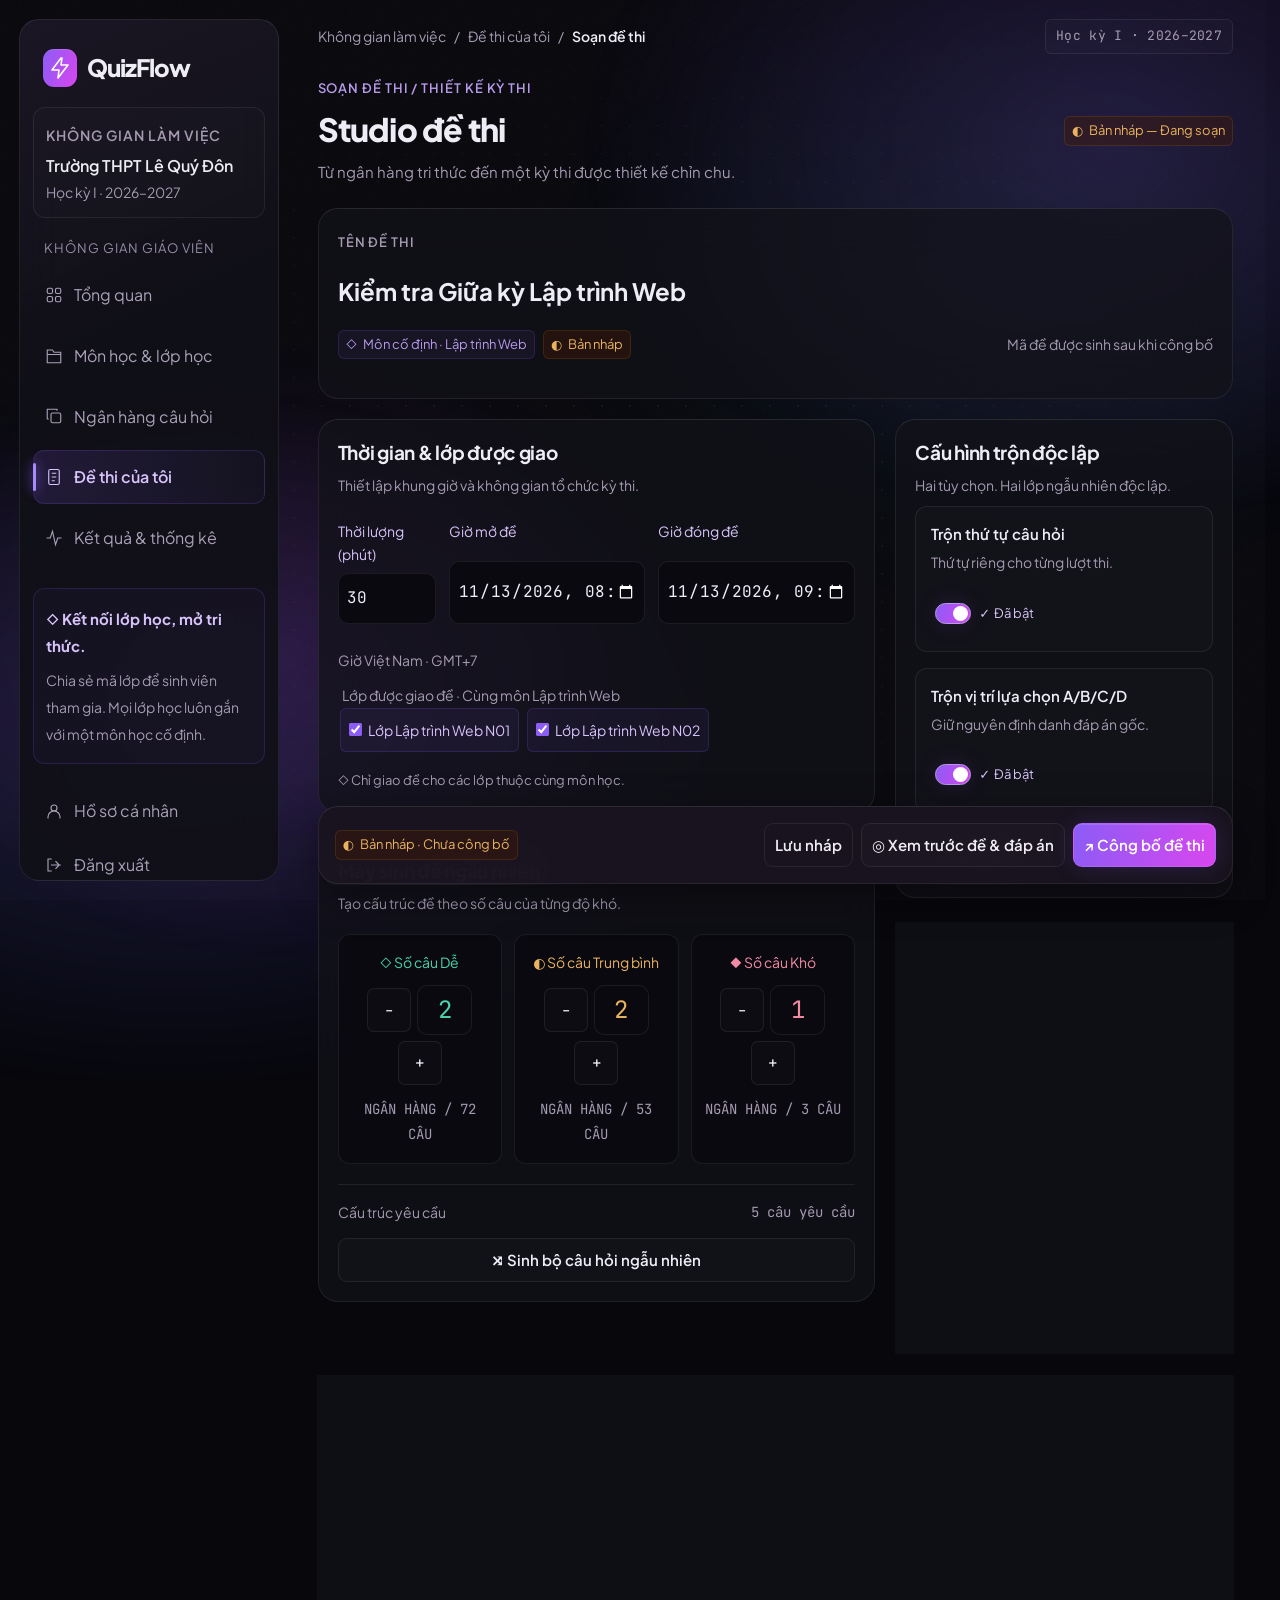
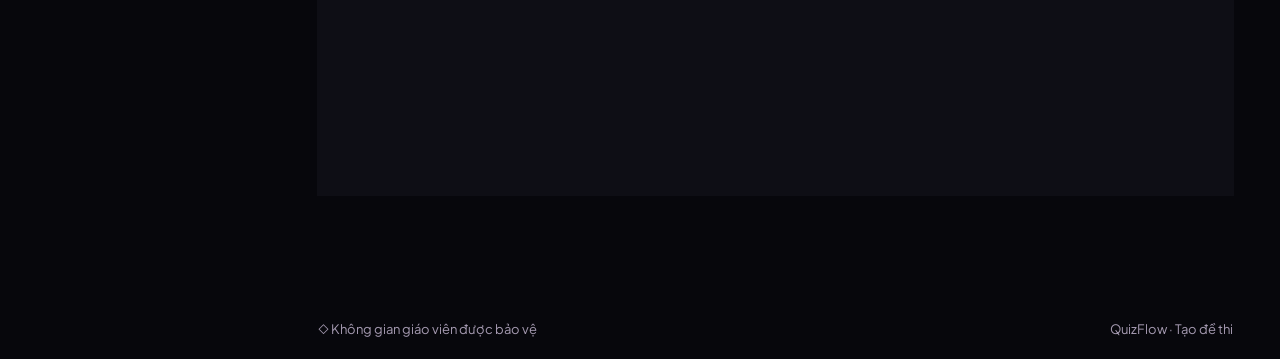
<file: pages/teacher/exam-builder.html>
<!DOCTYPE html>
<html lang="vi">
<head>
  <meta charset="UTF-8">
  <meta name="viewport" content="width=device-width, initial-scale=1, viewport-fit=cover">
  <meta name="color-scheme" content="dark">
  <title>QuizFlow — Tạo đề thi</title>
  <link rel="stylesheet" href="../../assets/css/variables.css">
  <link rel="stylesheet" href="../../assets/css/base.css">
  <link rel="stylesheet" href="../../assets/css/layout.css">
  <link rel="stylesheet" href="../../assets/css/components.css">
  <link rel="stylesheet" href="../../assets/css/teacher-sidebar.css">
  <link rel="stylesheet" href="../../assets/css/exam-builder.css">
  <link rel="stylesheet" href="../../assets/css/animations.css">
  <link rel="stylesheet" href="../../assets/css/responsive.css">
  <script src="../../assets/js/motion.js" defer></script>
  <script src="../../assets/js/ui.js" defer></script>
  <script src="../../assets/js/teacher-sidebar.js" defer></script>
  <script src="../../assets/js/exam-builder.js" defer></script>
</head>
<body class="builder-page">
  <div class="app app--exam-builder teacher-page">
    <aside class="sidebar teacher-sidebar" data-teacher-sidebar data-current-page="exam-builder" aria-label="Điều hướng giáo viên">
      <section class="sidebar-workspace" data-sidebar-workspace>
        <p class="eyebrow">KHÔNG GIAN LÀM VIỆC</p>
        <strong>Trường THPT Lê Quý Đôn</strong>
        <p>Học kỳ I · 2026–2027</p>
      </section>
      <div class="sidebar-user" data-sidebar-user>
        <span class="avatar" aria-hidden="true">MK</span>
        <div><strong>Trần Minh Kiệt</strong><small>Giáo viên</small></div>
      </div>
    </aside>
    <main class="app-main" id="workspace" aria-labelledby="page-title">
      <header class="topbar">
        <nav class="breadcrumb" aria-label="Đường dẫn trang">
          <ol><li>Không gian làm việc</li><li aria-hidden="true">/</li><li>Đề thi của tôi</li><li aria-hidden="true">/</li><li aria-current="page">Soạn đề thi</li></ol>
        </nav>
        <span class="badge teacher-term">Học kỳ I · 2026–2027</span>
      </header>
      <section class="page-heading">
        <div><p class="eyebrow">SOẠN ĐỀ THI / THIẾT KẾ KỲ THI</p>
          <h1 id="page-title">Studio đề thi</h1>
          <p>Từ ngân hàng tri thức đến một kỳ thi được thiết kế chỉn chu.</p>
        </div>
        <span class="status status--warning"><span aria-hidden="true">◐</span>Bản nháp — Đang soạn</span>
      </section>
      <section class="glass-card builder-title-card" aria-labelledby="exam-title-label">
        <label class="eyebrow" id="exam-title-label" for="exam-title">TÊN ĐỀ THI</label>
        <input class="input builder-title-input" id="exam-title" type="text" required maxlength="200" value="Kiểm tra Giữa kỳ Lập trình Web" aria-describedby="exam-error">
        <div class="card-header">
          <div class="cluster">
            <span class="status status--accent"><span aria-hidden="true">◇</span>Môn cố định · Lập trình Web</span>
            <span class="status status--warning"><span aria-hidden="true">◐</span>Bản nháp</span>
          </div>
          <span class="field-hint">Mã đề được sinh sau khi công bố</span>
        </div>
      </section>
      <div class="notice notice--warning builder-warning" id="exam-error" role="alert" hidden><span aria-hidden="true">!</span><span data-error-text></span></div>
      <div class="bento-grid bento-grid--builder builder-columns">
        <div class="section-stack">
          <section class="glass-card" aria-labelledby="schedule-title">
            <h2 id="schedule-title">Thời gian &amp; lớp được giao</h2>
            <p class="builder-card-description">Thiết lập khung giờ và không gian tổ chức kỳ thi.</p>
            <div class="builder-time-grid">
              <div class="field"><label for="exam-duration">Thời lượng (phút)</label><input class="input" id="exam-duration" inputmode="numeric" type="number" min="1" step="1" value="30" aria-describedby="exam-error"></div>
              <div class="field"><label for="exam-opens">Giờ mở đề</label><input class="input" id="exam-opens" type="datetime-local" value="2026-11-13T08:00" aria-describedby="exam-error"></div>
              <div class="field"><label for="exam-closes">Giờ đóng đề</label><input class="input" id="exam-closes" type="datetime-local" value="2026-11-13T09:00" aria-describedby="exam-error"></div>
            </div>
            <p class="field-hint">Giờ Việt Nam · GMT+7</p>
            <fieldset class="builder-class-choices">
              <legend class="field-hint">Lớp được giao đề · Cùng môn Lập trình Web</legend>
              <div class="cluster">
                <label class="chip"><input type="checkbox" data-exam-class value="web-01" checked>Lớp Lập trình Web N01</label>
                <label class="chip"><input type="checkbox" data-exam-class value="web-02" checked>Lớp Lập trình Web N02</label>
              </div>
            </fieldset>
            <p class="builder-note">◇ Chỉ giao đề cho các lớp thuộc cùng môn học.</p>
          </section>
          <section class="glass-card" aria-labelledby="generator-title">
            <h2 id="generator-title">Máy sinh đề ngẫu nhiên</h2>
            <p class="builder-card-description">Tạo cấu trúc đề theo số câu của từng độ khó.</p>
            <div class="builder-dials">
              <div class="builder-dial">
                <label class="builder-easy" for="count-easy">◇ Số câu Dễ</label>
                <div class="builder-dial-controls">
                  <button class="btn btn--small" type="button" data-count-target="count-easy" data-count-step="-1" aria-label="Giảm số câu Dễ">−</button>
                  <span class="builder-count-value builder-easy">
                    <input class="input builder-easy" id="count-easy" type="number" inputmode="numeric" min="0" step="1" value="2" data-generator-count data-label="Dễ" data-available="72" aria-describedby="generator-warning">
                    <span class="builder-count-roll" aria-hidden="true"><span class="builder-count-before"></span><span class="builder-count-after"></span></span>
                  </span>
                  <button class="btn btn--small" type="button" data-count-target="count-easy" data-count-step="1" aria-label="Tăng số câu Dễ">＋</button>
                </div>
                <small>NGÂN HÀNG / 72 CÂU</small>
              </div>
              <div class="builder-dial">
                <label class="builder-medium" for="count-medium">◐ Số câu Trung bình</label>
                <div class="builder-dial-controls">
                  <button class="btn btn--small" type="button" data-count-target="count-medium" data-count-step="-1" aria-label="Giảm số câu Trung bình">−</button>
                  <span class="builder-count-value builder-medium">
                    <input class="input builder-medium" id="count-medium" type="number" inputmode="numeric" min="0" step="1" value="2" data-generator-count data-label="Trung bình" data-available="53" aria-describedby="generator-warning">
                    <span class="builder-count-roll" aria-hidden="true"><span class="builder-count-before"></span><span class="builder-count-after"></span></span>
                  </span>
                  <button class="btn btn--small" type="button" data-count-target="count-medium" data-count-step="1" aria-label="Tăng số câu Trung bình">＋</button>
                </div>
                <small>NGÂN HÀNG / 53 CÂU</small>
              </div>
              <div class="builder-dial">
                <label class="builder-hard" for="count-hard">◆ Số câu Khó</label>
                <div class="builder-dial-controls">
                  <button class="btn btn--small" type="button" data-count-target="count-hard" data-count-step="-1" aria-label="Giảm số câu Khó">−</button>
                  <span class="builder-count-value builder-hard">
                    <input class="input builder-hard" id="count-hard" type="number" inputmode="numeric" min="0" step="1" value="1" data-generator-count data-label="Khó" data-available="3" aria-describedby="generator-warning">
                    <span class="builder-count-roll" aria-hidden="true"><span class="builder-count-before"></span><span class="builder-count-after"></span></span>
                  </span>
                  <button class="btn btn--small" type="button" data-count-target="count-hard" data-count-step="1" aria-label="Tăng số câu Khó">＋</button>
                </div>
                <small>NGÂN HÀNG / 3 CÂU</small>
              </div>
            </div>
            <div class="card-footer"><span>Cấu trúc yêu cầu</span><span class="text-mono" id="requested-total" role="status" aria-live="polite">5 câu yêu cầu</span></div>
            <button class="btn builder-generate" type="button" id="generate-exam">⤨ Sinh bộ câu hỏi ngẫu nhiên</button>
            <div class="notice notice--warning builder-warning" id="generator-warning" role="status" aria-live="polite" hidden><span aria-hidden="true">!</span><span data-warning-text></span></div>
          </section>
        </div>
        <div class="section-stack">
          <section class="glass-card" aria-labelledby="shuffle-title">
            <h2 id="shuffle-title">Cấu hình trộn độc lập</h2>
            <p class="builder-card-description">Hai tùy chọn. Hai lớp ngẫu nhiên độc lập.</p>
            <div class="stack builder-class-choices">
              <div class="toggle-row">
                <div><span class="toggle-label" id="shuffle-questions-label">Trộn thứ tự câu hỏi</span><p class="field-hint">Thứ tự riêng cho từng lượt thi.</p></div>
                <button class="toggle" type="button" role="switch" aria-checked="true" data-toggle aria-labelledby="shuffle-questions-label">
                  <span class="toggle-track" aria-hidden="true"></span>
                  <span class="toggle-state"><span data-toggle-icon aria-hidden="true">✓</span><span data-toggle-state>Đã bật</span></span>
                </button>
              </div>
              <div class="toggle-row">
                <div><span class="toggle-label" id="shuffle-options-label">Trộn vị trí lựa chọn A/B/C/D</span><p class="field-hint">Giữ nguyên định danh đáp án gốc.</p></div>
                <button class="toggle" type="button" role="switch" aria-checked="true" data-toggle aria-labelledby="shuffle-options-label">
                  <span class="toggle-track" aria-hidden="true"></span>
                  <span class="toggle-state"><span data-toggle-icon aria-hidden="true">✓</span><span data-toggle-state>Đã bật</span></span>
                </button>
              </div>
            </div>
            <p class="builder-note">Lưu thứ tự cố định cho từng lượt thi, chấm điểm theo định danh gốc.</p>
          </section>
          <section class="glass-card" aria-labelledby="summary-title">
            <header class="card-header"><h2 id="summary-title">Tổng quan đề thi</h2><span class="status status--success"><span aria-hidden="true">✓</span>05 câu hỏi</span></header>
            <dl class="builder-summary">
              <div><dt>Câu hỏi trong bộ hiện tại</dt><dd>05</dd></div>
              <div><dt>Thang điểm</dt><dd>10,00</dd></div>
              <div><dt>Thời lượng</dt><dd id="summary-duration">30 phút</dd></div>
              <div><dt>Lớp được giao</dt><dd id="summary-classes">2 lớp</dd></div>
            </dl>
            <div class="cluster">
              <span class="status status--success"><span aria-hidden="true">◇</span>Dễ / 02</span>
              <span class="status status--warning"><span aria-hidden="true">◐</span>Trung bình / 02</span>
              <span class="status status--danger"><span aria-hidden="true">◆</span>Khó / 01</span>
            </div>
            <p class="builder-note">◇ Công bố sẽ cố định phiên bản đề thi. Kiểm tra lịch thi, câu hỏi, đáp án và lớp giao trước khi xác nhận.</p>
          </section>
        </div>
      </div>
      <section class="glass-card" aria-labelledby="current-questions-title">
        <header class="card-header"><h2 id="current-questions-title">Bộ câu hỏi hiện tại</h2><span class="field-hint">05 câu · Nội dung gốc trước khi trộn</span></header>
        <ol class="builder-question-list">
          <li><div class="builder-question-row"><span>Trong HTML, thẻ nào được dùng để tạo một liên kết?</span><span class="status status--success"><span aria-hidden="true">◇</span>Dễ</span></div></li>
          <li><div class="builder-question-row"><span>Thuộc tính CSS nào dùng để thay đổi màu chữ?</span><span class="status status--success"><span aria-hidden="true">◇</span>Dễ</span></div></li>
          <li><div class="builder-question-row"><span>Phương thức HTTP nào thường được dùng để tạo mới tài nguyên?</span><span class="status status--warning"><span aria-hidden="true">◇</span>Trung bình</span></div></li>
          <li><div class="builder-question-row"><span>Mã trạng thái HTTP nào biểu thị tài nguyên không được tìm thấy?</span><span class="status status--warning"><span aria-hidden="true">◇</span>Trung bình</span></div></li>
          <li><div class="builder-question-row"><span>Dữ liệu nào được tách riêng cho từng yêu cầu trong Servlet?</span><span class="status status--danger"><span aria-hidden="true">◇</span>Khó</span></div></li>
        </ol>
        <p class="builder-note">Bộ câu hỏi hiện tại được giữ nguyên khi yêu cầu sinh mới không đủ câu.</p>
      </section>
      <footer class="glass-card builder-dock">
        <span class="status status--warning"><span aria-hidden="true">◐</span>Bản nháp · Chưa công bố</span>
        <div class="cluster">
          <button class="btn btn--ghost" id="save-draft" type="button">Lưu nháp</button>
          <button class="btn" type="button" data-dialog-open="preview-dialog" aria-controls="preview-dialog" aria-haspopup="dialog">◎ Xem trước đề &amp; đáp án</button>
          <span class="builder-publish-wrap">
            <span class="builder-publish-glow" aria-hidden="true"></span>
            <button class="btn btn--primary" type="button" data-publish-exam data-dialog-open="publish-dialog" aria-controls="publish-dialog" aria-haspopup="dialog">↗ Công bố đề thi</button>
          </span>
        </div>
      </footer>
      <footer class="page-footer"><span>◇ Không gian giáo viên được bảo vệ</span><span>QuizFlow · Tạo đề thi</span></footer>
    </main>
  </div>
  <dialog class="modal" id="publish-dialog" aria-labelledby="publish-title" aria-describedby="publish-description">
    <header class="dialog-header"><h2 id="publish-title">Công bố đề thi?</h2><button class="btn btn--icon btn--ghost" type="button" data-dialog-close aria-label="Đóng xác nhận công bố">×</button></header>
    <div class="stack">
      <h3 data-preview-title>Kiểm tra Giữa kỳ Lập trình Web</h3>
      <p class="dialog-description" id="publish-description">Công bố sẽ cố định nội dung câu hỏi, đáp án, lịch thi, thời lượng, lớp giao và tùy chọn trộn. Mã đề được sinh sau khi công bố.</p>
      <span class="status status--success"><span aria-hidden="true">✓</span>5 câu hỏi · Thang điểm 10</span>
      <p class="dialog-description" id="publish-config"></p>
    </div>
    <footer class="dialog-actions"><button class="btn btn--ghost" type="button" data-dialog-close autofocus>Quay lại kiểm tra</button><button class="btn btn--primary" type="button" id="confirm-publish">Xác nhận công bố</button></footer>
  </dialog>
  <dialog class="modal builder-preview" id="preview-dialog" aria-labelledby="preview-title">
    <header class="dialog-header"><h2 id="preview-title">Xem trước đề &amp; đáp án</h2><button class="btn btn--icon btn--ghost" type="button" data-dialog-close aria-label="Đóng xem trước" autofocus>×</button></header>
    <h3 data-preview-title>Kiểm tra Giữa kỳ Lập trình Web</h3>
    <section class="builder-preview-question" aria-labelledby="preview-question-0">
      <p class="eyebrow">CÂU 1 / DỄ</p>
      <h3 id="preview-question-0">Trong HTML, thẻ nào được dùng để tạo một liên kết?</h3>
      <div class="builder-preview-options">
        <p class="builder-correct">A. Thẻ &lt;a&gt; · ✓ Đáp án đúng</p>
        <p>B. Thẻ &lt;link&gt;</p>
        <p>C. Thẻ &lt;href&gt;</p>
        <p>D. Thẻ &lt;url&gt;</p>
      </div>
    </section>
    <section class="builder-preview-question" aria-labelledby="preview-question-1">
      <p class="eyebrow">CÂU 2 / DỄ</p>
      <h3 id="preview-question-1">Thuộc tính CSS nào dùng để thay đổi màu chữ?</h3>
      <div class="builder-preview-options">
        <p>A. background-color</p>
        <p class="builder-correct">B. color · ✓ Đáp án đúng</p>
        <p>C. font-style</p>
        <p>D. text-align</p>
      </div>
    </section>
    <section class="builder-preview-question" aria-labelledby="preview-question-2">
      <p class="eyebrow">CÂU 3 / TRUNG BÌNH</p>
      <h3 id="preview-question-2">Phương thức HTTP nào thường được dùng để tạo mới tài nguyên?</h3>
      <div class="builder-preview-options">
        <p>A. GET</p>
        <p class="builder-correct">B. POST · ✓ Đáp án đúng</p>
        <p>C. DELETE</p>
        <p>D. HEAD</p>
      </div>
    </section>
    <section class="builder-preview-question" aria-labelledby="preview-question-3">
      <p class="eyebrow">CÂU 4 / TRUNG BÌNH</p>
      <h3 id="preview-question-3">Mã trạng thái HTTP nào biểu thị tài nguyên không được tìm thấy?</h3>
      <div class="builder-preview-options">
        <p>A. 200</p>
        <p>B. 301</p>
        <p class="builder-correct">C. 404 · ✓ Đáp án đúng</p>
        <p>D. 500</p>
      </div>
    </section>
    <section class="builder-preview-question" aria-labelledby="preview-question-4">
      <p class="eyebrow">CÂU 5 / KHÓ</p>
      <h3 id="preview-question-4">Dữ liệu nào được tách riêng cho từng yêu cầu trong Servlet?</h3>
      <div class="builder-preview-options">
        <p>A. Biến static của Servlet</p>
        <p>B. Biến instance của Servlet</p>
        <p class="builder-correct">C. Biến cục bộ trong doGet() · ✓ Đáp án đúng</p>
        <p>D. Thuộc tính ServletContext</p>
      </div>
    </section>
    <footer class="dialog-actions"><button class="btn btn--ghost" type="button" data-dialog-close>Quay lại Studio</button></footer>
  </dialog>
  <div class="toast" id="teacher-feedback" role="status" aria-live="polite" aria-atomic="true" hidden><span class="icon" aria-hidden="true">✓</span><span data-feedback-message></span></div>
</body>
</html>
</file>
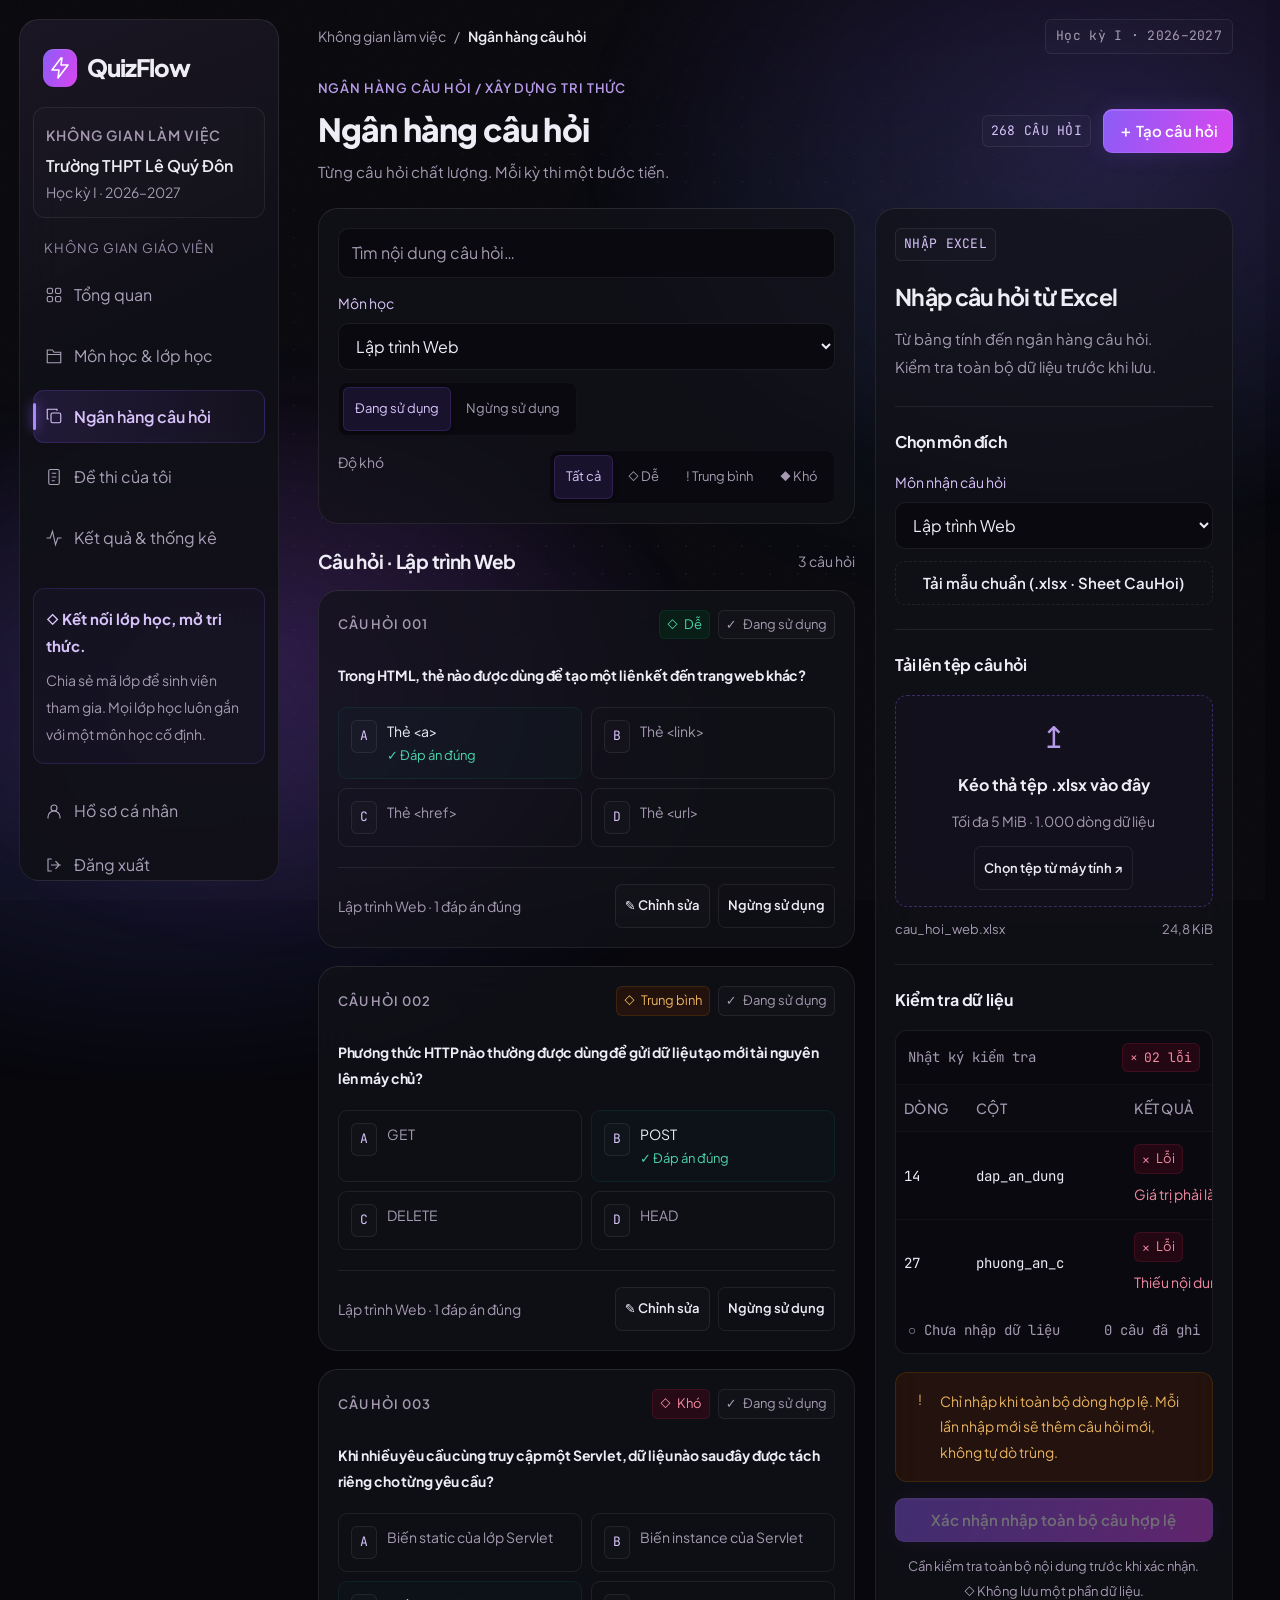
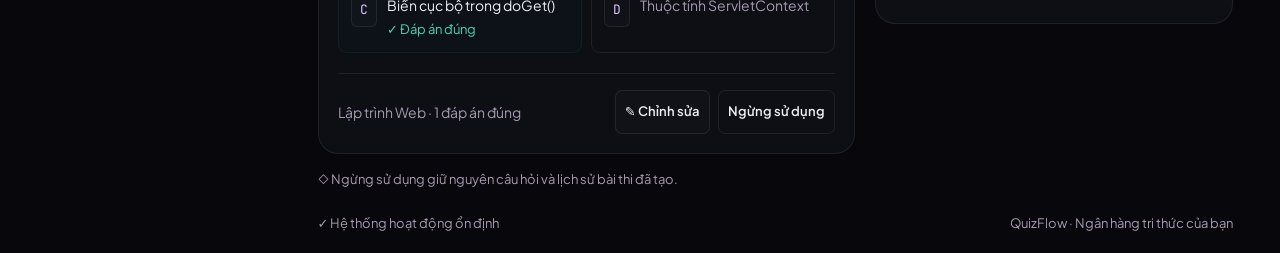
<file: pages/teacher/question-bank.html>
<!DOCTYPE html>
<html lang="vi">
<head>
  <meta charset="UTF-8">
  <meta name="viewport" content="width=device-width, initial-scale=1, viewport-fit=cover">
  <title>QuizFlow — Ngân hàng câu hỏi</title>
  <link rel="stylesheet" href="../../assets/css/variables.css">
  <link rel="stylesheet" href="../../assets/css/base.css">
  <link rel="stylesheet" href="../../assets/css/layout.css">
  <link rel="stylesheet" href="../../assets/css/components.css">
  <link rel="stylesheet" href="../../assets/css/teacher-sidebar.css">
  <link rel="stylesheet" href="../../assets/css/question-bank.css">
  <link rel="stylesheet" href="../../assets/css/animations.css">
  <link rel="stylesheet" href="../../assets/css/responsive.css">
  <script src="../../assets/js/motion.js" defer></script>
  <script src="../../assets/js/ui.js" defer></script>
  <script src="../../assets/js/teacher-sidebar.js" defer></script>
  <script src="../../assets/js/question-bank.js" defer></script>
</head>
<body>
  <div class="app app--question-bank teacher-page">
    <aside class="sidebar teacher-sidebar" data-teacher-sidebar data-current-page="question-bank" aria-label="Điều hướng giáo viên">
      <section class="sidebar-workspace" data-sidebar-workspace>
        <p class="eyebrow">KHÔNG GIAN LÀM VIỆC</p>
        <strong>Trường THPT Lê Quý Đôn</strong>
        <p>Học kỳ I · 2026–2027</p>
      </section>
      <div class="sidebar-user" data-sidebar-user>
        <span class="avatar" aria-hidden="true">MK</span>
        <div><strong>Trần Minh Kiệt</strong><small>Giáo viên</small></div>
      </div>
    </aside>
    <main class="app-main" id="workspace" aria-labelledby="page-title">
      <header class="topbar">
        <nav class="breadcrumb" aria-label="Đường dẫn trang">
          <ol><li>Không gian làm việc</li><li aria-hidden="true">/</li><li aria-current="page">Ngân hàng câu hỏi</li></ol>
        </nav>
        <span class="badge teacher-term">Học kỳ I · 2026–2027</span>
      </header>
      <section class="page-heading">
        <div><p class="eyebrow">NGÂN HÀNG CÂU HỎI / XÂY DỰNG TRI THỨC</p>
          <h1 id="page-title">Ngân hàng câu hỏi</h1>
          <p>Từng câu hỏi chất lượng. Mỗi kỳ thi một bước tiến.</p>
        </div>
        <div class="page-actions">
          <span class="badge">268 CÂU HỎI</span>
          <button class="btn btn--primary" type="button" data-create-question data-dialog-open="question-editor" aria-controls="question-editor" aria-haspopup="dialog">＋ Tạo câu hỏi</button>
        </div>
      </section>
      <div class="bento-grid bento-grid--split">
        <section aria-labelledby="questions-title">
          <section class="glass-card question-filters" id="question-filters" aria-label="Bộ lọc câu hỏi">
            <label class="visually-hidden" for="question-search">Tìm nội dung câu hỏi</label>
            <input class="input question-search" id="question-search" type="search" placeholder="Tìm nội dung câu hỏi…" autocomplete="off">
            <div class="question-filter-row">
              <div class="field question-filter-subject">
                <label for="question-subject">Môn học</label>
                <select class="select" id="question-subject"><option value="web">Lập trình Web</option><option value="database">Cơ sở dữ liệu</option><option value="security">An toàn hệ thống</option></select>
              </div>
              <div class="segmented" role="group" aria-label="Trạng thái sử dụng" data-segmented data-usage>
                <button class="segmented-button" type="button" data-segment data-value="active" aria-pressed="true">Đang sử dụng</button>
                <button class="segmented-button" type="button" data-segment data-value="inactive" aria-pressed="false">Ngừng sử dụng</button>
              </div>
            </div>
            <div class="question-filter-row">
              <span class="field-hint" id="difficulty-label">Độ khó</span>
              <div class="segmented" role="group" aria-labelledby="difficulty-label" data-segmented data-difficulty>
                <button class="segmented-button" type="button" data-segment data-value="all" aria-pressed="true">Tất cả</button>
                <button class="segmented-button" type="button" data-segment data-value="easy" aria-pressed="false">◇ Dễ</button>
                <button class="segmented-button" type="button" data-segment data-value="medium" aria-pressed="false">! Trung bình</button>
                <button class="segmented-button" type="button" data-segment data-value="hard" aria-pressed="false">◆ Khó</button>
              </div>
            </div>
          </section>
          <header class="section-header">
            <h2 id="questions-title">Câu hỏi · <span id="selected-subject">Lập trình Web</span></h2>
            <span class="field-hint" id="question-count" role="status" aria-live="polite">3 câu hỏi</span>
          </header>
          <div class="question-list">
          <article class="glass-card question-card" data-question data-subject="web" data-usage="active" data-difficulty="easy" data-answer="A">
            <header class="card-header">
              <span class="eyebrow">CÂU HỎI 001</span>
              <div class="cluster">
                <span class="status status--success"><span aria-hidden="true">◇</span>Dễ</span>
                <span class="status"><span aria-hidden="true">✓</span>Đang sử dụng</span>
              </div>
            </header>
            <h3 data-question-content>Trong HTML, thẻ nào được dùng để tạo một liên kết đến trang web khác?</h3>
            <div class="question-options">
              <div class="question-option question-option--correct">
                <span class="badge">A</span>
                <div><span data-option-text>Thẻ &lt;a&gt;</span><small>✓ Đáp án đúng</small></div>
              </div>
              <div class="question-option">
                <span class="badge">B</span>
                <div><span data-option-text>Thẻ &lt;link&gt;</span></div>
              </div>
              <div class="question-option">
                <span class="badge">C</span>
                <div><span data-option-text>Thẻ &lt;href&gt;</span></div>
              </div>
              <div class="question-option">
                <span class="badge">D</span>
                <div><span data-option-text>Thẻ &lt;url&gt;</span></div>
              </div>
            </div>
            <footer class="card-footer">
              <span>Lập trình Web · 1 đáp án đúng</span>
              <div class="cluster">
                <button class="btn btn--small" type="button" data-edit-question data-dialog-open="question-editor" aria-controls="question-editor" aria-haspopup="dialog">✎ Chỉnh sửa</button>
                <button class="btn btn--small btn--ghost" type="button" data-teacher-note="Chưa thể cập nhật trạng thái câu hỏi. Lịch sử bài thi được bảo toàn.">Ngừng sử dụng</button>
              </div>
            </footer>
          </article>
          <article class="glass-card question-card" data-question data-subject="web" data-usage="active" data-difficulty="medium" data-answer="B">
            <header class="card-header">
              <span class="eyebrow">CÂU HỎI 002</span>
              <div class="cluster">
                <span class="status status--warning"><span aria-hidden="true">◇</span>Trung bình</span>
                <span class="status"><span aria-hidden="true">✓</span>Đang sử dụng</span>
              </div>
            </header>
            <h3 data-question-content>Phương thức HTTP nào thường được dùng để gửi dữ liệu tạo mới tài nguyên lên máy chủ?</h3>
            <div class="question-options">
              <div class="question-option">
                <span class="badge">A</span>
                <div><span data-option-text>GET</span></div>
              </div>
              <div class="question-option question-option--correct">
                <span class="badge">B</span>
                <div><span data-option-text>POST</span><small>✓ Đáp án đúng</small></div>
              </div>
              <div class="question-option">
                <span class="badge">C</span>
                <div><span data-option-text>DELETE</span></div>
              </div>
              <div class="question-option">
                <span class="badge">D</span>
                <div><span data-option-text>HEAD</span></div>
              </div>
            </div>
            <footer class="card-footer">
              <span>Lập trình Web · 1 đáp án đúng</span>
              <div class="cluster">
                <button class="btn btn--small" type="button" data-edit-question data-dialog-open="question-editor" aria-controls="question-editor" aria-haspopup="dialog">✎ Chỉnh sửa</button>
                <button class="btn btn--small btn--ghost" type="button" data-teacher-note="Chưa thể cập nhật trạng thái câu hỏi. Lịch sử bài thi được bảo toàn.">Ngừng sử dụng</button>
              </div>
            </footer>
          </article>
          <article class="glass-card question-card" data-question data-subject="web" data-usage="active" data-difficulty="hard" data-answer="C">
            <header class="card-header">
              <span class="eyebrow">CÂU HỎI 003</span>
              <div class="cluster">
                <span class="status status--danger"><span aria-hidden="true">◇</span>Khó</span>
                <span class="status"><span aria-hidden="true">✓</span>Đang sử dụng</span>
              </div>
            </header>
            <h3 data-question-content>Khi nhiều yêu cầu cùng truy cập một Servlet, dữ liệu nào sau đây được tách riêng cho từng yêu cầu?</h3>
            <div class="question-options">
              <div class="question-option">
                <span class="badge">A</span>
                <div><span data-option-text>Biến static của lớp Servlet</span></div>
              </div>
              <div class="question-option">
                <span class="badge">B</span>
                <div><span data-option-text>Biến instance của Servlet</span></div>
              </div>
              <div class="question-option question-option--correct">
                <span class="badge">C</span>
                <div><span data-option-text>Biến cục bộ trong doGet()</span><small>✓ Đáp án đúng</small></div>
              </div>
              <div class="question-option">
                <span class="badge">D</span>
                <div><span data-option-text>Thuộc tính ServletContext</span></div>
              </div>
            </div>
            <footer class="card-footer">
              <span>Lập trình Web · 1 đáp án đúng</span>
              <div class="cluster">
                <button class="btn btn--small" type="button" data-edit-question data-dialog-open="question-editor" aria-controls="question-editor" aria-haspopup="dialog">✎ Chỉnh sửa</button>
                <button class="btn btn--small btn--ghost" type="button" data-teacher-note="Chưa thể cập nhật trạng thái câu hỏi. Lịch sử bài thi được bảo toàn.">Ngừng sử dụng</button>
              </div>
            </footer>
          </article>
            <p class="question-empty" id="question-empty" hidden>○ Không có câu hỏi phù hợp với bộ lọc.</p>
          </div>
          <p class="question-caption">◇ Ngừng sử dụng giữ nguyên câu hỏi và lịch sử bài thi đã tạo.</p>
        </section>
        <section class="glass-card import-panel" aria-labelledby="import-title">
          <span class="badge">NHẬP EXCEL</span>
          <h2 id="import-title">Nhập câu hỏi từ Excel</h2>
          <p class="import-intro">Từ bảng tính đến ngân hàng câu hỏi.<br>Kiểm tra toàn bộ dữ liệu trước khi lưu.</p>
          <section class="import-section" aria-labelledby="import-subject-title">
            <h3 id="import-subject-title">Chọn môn đích</h3>
            <div class="field">
              <label for="import-subject">Môn nhận câu hỏi</label>
              <select class="select" id="import-subject"><option value="web">Lập trình Web</option><option value="database">Cơ sở dữ liệu</option><option value="security">An toàn hệ thống</option></select>
            </div>
            <a class="btn btn--ghost import-template" href="../../assets/templates/question-import-template.xlsx" download>Tải mẫu chuẩn (.xlsx · Sheet CauHoi)</a>
          </section>
          <section class="import-section" aria-labelledby="import-file-title">
            <h3 id="import-file-title">Tải lên tệp câu hỏi</h3>
            <div class="import-dropzone" id="import-dropzone">
              <span class="import-upload-icon" aria-hidden="true">↥</span>
              <strong>Kéo thả tệp .xlsx vào đây</strong>
              <p class="field-hint">Tối đa 5 MiB · 1.000 dòng dữ liệu</p>
              <button class="btn btn--small btn--ghost" type="button" id="choose-import-file">Chọn tệp từ máy tính ↗</button>
              <label class="visually-hidden" for="import-file">Chọn tệp câu hỏi Excel</label>
              <input id="import-file" type="file" accept=".xlsx" hidden>
              <span class="anim-border" aria-hidden="true"></span>
            </div>
            <p class="import-file-summary"><span id="import-filename">cau_hoi_web.xlsx</span><span id="import-filesize">24,8 KiB</span></p>
          </section>
          <section class="import-section" aria-labelledby="import-validation-title">
            <h3 id="import-validation-title">Kiểm tra dữ liệu</h3>
            <div class="import-debugger">
              <div id="import-errors">
                <header class="import-debugger-header"><span>Nhật ký kiểm tra</span><span class="status status--danger"><span aria-hidden="true">×</span>02 lỗi</span></header>
                <div class="table-scroll" role="region" aria-label="Lỗi nhập Excel" tabindex="0">
                <table class="data-table">
                  <caption class="visually-hidden">Lỗi trong tệp Excel</caption>
                  <colgroup><col class="import-column-row"><col class="import-column-name"><col></colgroup>
                  <thead><tr><th scope="col">DÒNG</th><th scope="col">CỘT</th><th scope="col">KẾT QUẢ</th></tr></thead>
                  <tbody>
                    <tr><td class="text-mono">14</td><td class="text-mono">dap_an_dung</td><td><span class="status status--danger"><span aria-hidden="true">×</span>Lỗi</span><p class="import-error-detail">Giá trị phải là A, B, C hoặc D.</p></td></tr>
                    <tr><td class="text-mono">27</td><td class="text-mono">phuong_an_c</td><td><span class="status status--danger"><span aria-hidden="true">×</span>Lỗi</span><p class="import-error-detail">Thiếu nội dung lựa chọn C.</p></td></tr>
                  </tbody>
                </table>
                </div>
              </div>
              <p class="import-state" id="import-state" role="status" aria-live="polite" hidden></p>
              <footer class="import-debugger-footer"><span>○ Chưa nhập dữ liệu</span><span>0 câu đã ghi</span></footer>
            </div>
            <div class="notice notice--warning import-warning"><span class="icon" aria-hidden="true">!</span><p>Chỉ nhập khi toàn bộ dòng hợp lệ. Mỗi lần nhập mới sẽ thêm câu hỏi mới, không tự dò trùng.</p></div>
            <button class="btn btn--primary import-confirm" id="import-confirm" type="button" disabled aria-describedby="import-help">Xác nhận nhập toàn bộ câu hợp lệ</button>
            <p class="import-footnote" id="import-help">Cần kiểm tra toàn bộ nội dung trước khi xác nhận.<br>◇ Không lưu một phần dữ liệu.</p>
          </section>
        </section>
      </div>
      <footer class="page-footer"><span class="teacher-system-status">✓ Hệ thống hoạt động ổn định</span><span>QuizFlow · Ngân hàng tri thức của bạn</span></footer>
    </main>
  </div>
  <dialog class="modal question-editor" id="question-editor" aria-labelledby="editor-title">
    <header class="dialog-header">
      <h2 id="editor-title">Tạo câu hỏi mới</h2>
      <button class="btn btn--icon btn--ghost" type="button" data-dialog-close aria-label="Đóng câu hỏi">×</button>
    </header>
    <form class="stack" id="question-form" novalidate>
      <p class="dialog-description">Văn bản thuần · 4 lựa chọn · 1 đáp án đúng</p>
      <div class="form-grid">
        <div class="field"><label for="editor-subject">Môn học cố định</label><select class="select" id="editor-subject"><option value="web">Lập trình Web</option><option value="database">Cơ sở dữ liệu</option><option value="security">An toàn hệ thống</option></select></div>
        <div class="field"><label for="editor-difficulty">Độ khó</label><select class="select" id="editor-difficulty"><option value="easy">Dễ</option><option value="medium">Trung bình</option><option value="hard">Khó</option></select></div>
      </div>
      <div class="field"><label for="editor-content">Nội dung câu hỏi</label><textarea class="textarea" id="editor-content" maxlength="5000" required autofocus></textarea></div>
      <div class="question-editor-options">
        <div class="field"><label for="option-0">Phương án A</label><input class="input" id="option-0" name="option-0" maxlength="1000" required></div>
        <div class="field"><label for="option-1">Phương án B</label><input class="input" id="option-1" name="option-1" maxlength="1000" required></div>
        <div class="field"><label for="option-2">Phương án C</label><input class="input" id="option-2" name="option-2" maxlength="1000" required></div>
        <div class="field"><label for="option-3">Phương án D</label><input class="input" id="option-3" name="option-3" maxlength="1000" required></div>
      </div>
      <div class="field"><label for="editor-answer">Đáp án đúng duy nhất</label><select class="select" id="editor-answer"><option>A</option><option>B</option><option>C</option><option>D</option></select></div>
      <p class="field-error" id="editor-error" role="alert" hidden>! Vui lòng nhập đủ nội dung và 4 lựa chọn, đúng giới hạn ký tự.</p>
      <footer class="dialog-actions"><button class="btn btn--ghost" type="button" data-dialog-close>Hủy thao tác</button><button class="btn btn--primary" type="submit">Lưu câu hỏi →</button></footer>
    </form>
  </dialog>
  <div class="toast" id="teacher-feedback" role="status" aria-live="polite" aria-atomic="true" hidden><span class="icon" aria-hidden="true">✓</span><span data-feedback-message></span></div>
</body>
</html>
</file>
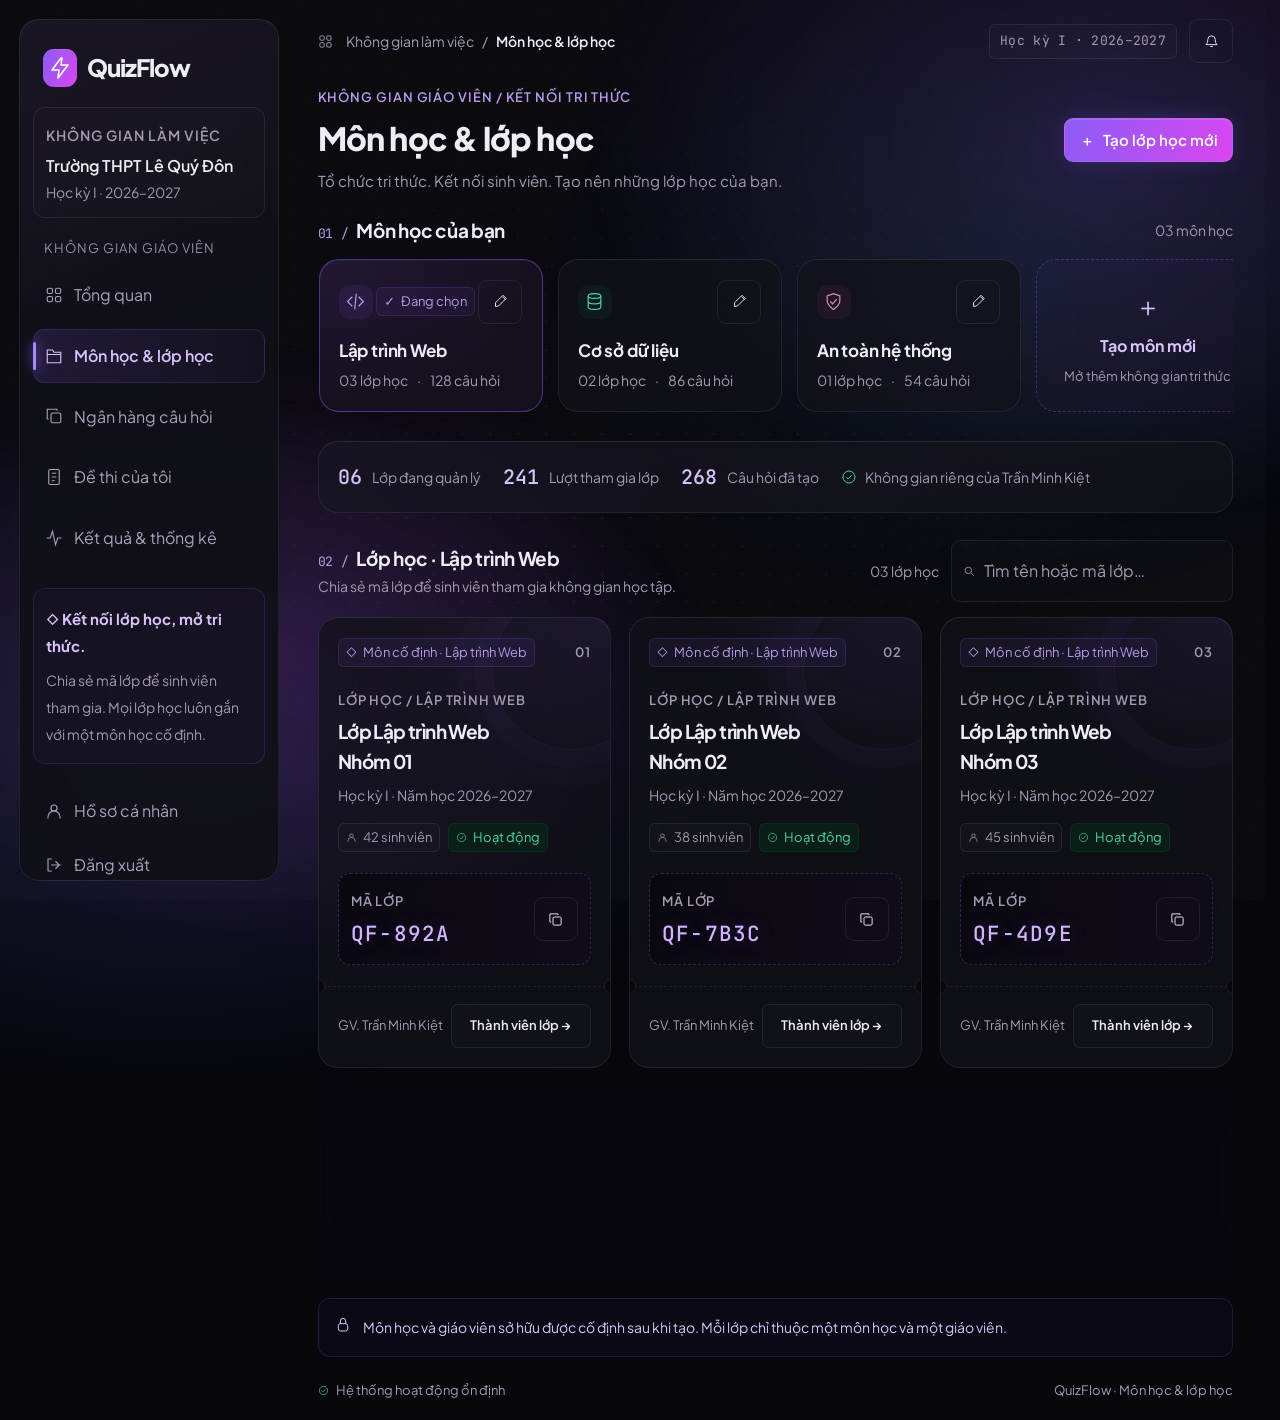
<file: pages/teacher/subjects-classes.html>
<!DOCTYPE html>
<html lang="vi">
  <head>
    <meta charset="UTF-8">
    <meta name="viewport" content="width=device-width, initial-scale=1, viewport-fit=cover">
    <meta name="color-scheme" content="dark">
    <title>QuizFlow — Môn học &amp; lớp học</title>
    <link rel="stylesheet" href="../../assets/css/variables.css">
    <link rel="stylesheet" href="../../assets/css/base.css">
    <link rel="stylesheet" href="../../assets/css/layout.css">
    <link rel="stylesheet" href="../../assets/css/components.css">
    <link rel="stylesheet" href="../../assets/css/teacher-sidebar.css">
    <link rel="stylesheet" href="../../assets/css/subjects-classes.css">
    <link rel="stylesheet" href="../../assets/css/animations.css">
  <link rel="stylesheet" href="../../assets/css/responsive.css">
    <script src="../../assets/js/motion.js" defer></script>
    <script src="../../assets/js/ui.js" defer>
    </script>
    <script src="../../assets/js/teacher-sidebar.js" defer>
    </script>
    <script src="../../assets/js/subjects-classes.js" defer>
    </script>
  </head>
  <body>
    <div class="app teacher-page">
      <aside class="sidebar teacher-sidebar" aria-label="Điều hướng giáo viên" data-teacher-sidebar data-current-page="subjects-classes">
        <section class="sidebar-workspace" data-sidebar-workspace aria-labelledby="workspace-school-title">
          <p class="eyebrow">KHÔNG GIAN LÀM VIỆC</p>
          <strong id="workspace-school-title">Trường THPT Lê Quý Đôn</strong>
          <p>Học kỳ I · 2026–2027</p>
        </section>
        <div class="sidebar-user" data-sidebar-user>
          <span class="avatar" aria-hidden="true">MK</span>
          <div>
            <strong>Trần Minh Kiệt</strong>
            <small>Giáo viên</small>
          </div>
        </div>
      </aside>
      <main class="app-main" id="workspace" aria-labelledby="page-title">
        <header class="topbar">
          <nav class="breadcrumb" aria-label="Đường dẫn trang">
            <svg class="icon" fill="none" stroke="currentColor" stroke-width="1.5" aria-hidden="true">
              <use href="#teacher-icon-grid"/>
            </svg>
            <ol>
              <li>Không gian làm việc</li>
              <li aria-hidden="true">/</li>
              <li>
                <span aria-current="page">Môn học &amp; lớp học</span>
              </li>
            </ol>
          </nav>
          <div class="topbar-actions">
            <span class="badge teacher-term">Học kỳ I · 2026–2027</span>
            <button class="btn btn--icon btn--ghost" type="button" aria-label="Thông báo" data-teacher-note="Bạn chưa có thông báo mới.">
              <svg class="icon" fill="none" stroke="currentColor" stroke-width="1.5" aria-hidden="true">
                <use href="#teacher-icon-bell"/>
              </svg>
            </button>
          </div>
        </header>
        <section class="page-heading">
          <div>
            <p class="eyebrow">KHÔNG GIAN GIÁO VIÊN / KẾT NỐI TRI THỨC</p>
            <h1 id="page-title">Môn học &amp; lớp học</h1>
            <p>Tổ chức tri thức. Kết nối sinh viên. Tạo nên những lớp học của bạn.</p>
          </div>
          <button class="btn btn--primary" type="button" data-create-class data-dialog-open="create-class-dialog" aria-controls="create-class-dialog" aria-haspopup="dialog">
            <span class="icon" aria-hidden="true">＋</span>Tạo lớp học mới
          </button>
        </section>
        <section aria-labelledby="subjects-title">
          <header class="section-header">
            <h2 id="subjects-title">
              <span class="workspace-section-number" aria-hidden="true">01 /</span>Môn học của bạn</h2>
            <span class="workspace-section-meta">03 môn học</span>
          </header>
          <div class="workspace-subject-strip" role="group" aria-label="Chọn môn học">
            <article class="glass-card workspace-subject" data-subject-card data-subject-id="web" data-active="true" data-subject-description="Xây dựng ứng dụng web với HTML, CSS, JavaScript và Java Servlet.">
              <div class="workspace-subject-top">
                <span class="workspace-subject-symbol">
                  <svg class="icon" fill="none" stroke="currentColor" stroke-width="1.5" aria-hidden="true">
                    <use href="#teacher-icon-code"/>
                  </svg>
                </span>
                <span class="status status--accent" data-subject-selected>
                  <span aria-hidden="true">✓</span>Đang chọn</span>
                <button class="btn btn--icon btn--ghost" type="button" data-edit-subject="web" data-dialog-open="subject-dialog" aria-controls="subject-dialog" aria-haspopup="dialog" aria-label="Chỉnh sửa môn Lập trình Web">
                  <svg class="icon" fill="none" stroke="currentColor" stroke-width="1.5" aria-hidden="true">
                    <use href="#teacher-icon-edit"/>
                  </svg>
                </button>
              </div>
              <h3 data-subject-name>Lập trình Web</h3>
              <p class="workspace-subject-meta">
                <span>03 lớp học</span>
                <span aria-hidden="true">·</span>
                <span>128 câu hỏi</span>
              </p>
              <button class="workspace-subject-select" type="button" data-select-subject="web" aria-pressed="true" aria-label="Chọn môn Lập trình Web" aria-controls="class-grid">
              </button>
            </article>
            <article class="glass-card workspace-subject" data-subject-card data-subject-id="database" data-active="false" data-subject-description="Mô hình dữ liệu quan hệ, thiết kế cơ sở dữ liệu và truy vấn SQL.">
              <div class="workspace-subject-top">
                <span class="workspace-subject-symbol workspace-subject-symbol--emerald">
                  <svg class="icon" fill="none" stroke="currentColor" stroke-width="1.5" aria-hidden="true">
                    <use href="#teacher-icon-database"/>
                  </svg>
                </span>
                <span class="status status--accent" data-subject-selected hidden>
                  <span aria-hidden="true">✓</span>Đang chọn</span>
                <button class="btn btn--icon btn--ghost" type="button" data-edit-subject="database" data-dialog-open="subject-dialog" aria-controls="subject-dialog" aria-haspopup="dialog" aria-label="Chỉnh sửa môn Cơ sở dữ liệu">
                  <svg class="icon" fill="none" stroke="currentColor" stroke-width="1.5" aria-hidden="true">
                    <use href="#teacher-icon-edit"/>
                  </svg>
                </button>
              </div>
              <h3 data-subject-name>Cơ sở dữ liệu</h3>
              <p class="workspace-subject-meta">
                <span>02 lớp học</span>
                <span aria-hidden="true">·</span>
                <span>86 câu hỏi</span>
              </p>
              <button class="workspace-subject-select" type="button" data-select-subject="database" aria-pressed="false" aria-label="Chọn môn Cơ sở dữ liệu" aria-controls="class-grid">
              </button>
            </article>
            <article class="glass-card workspace-subject" data-subject-card data-subject-id="security" data-active="false" data-subject-description="Nguyên tắc bảo vệ dữ liệu, tài khoản và an toàn ứng dụng.">
              <div class="workspace-subject-top">
                <span class="workspace-subject-symbol workspace-subject-symbol--rose">
                  <svg class="icon" fill="none" stroke="currentColor" stroke-width="1.5" aria-hidden="true">
                    <use href="#teacher-icon-shield"/>
                  </svg>
                </span>
                <span class="status status--accent" data-subject-selected hidden>
                  <span aria-hidden="true">✓</span>Đang chọn</span>
                <button class="btn btn--icon btn--ghost" type="button" data-edit-subject="security" data-dialog-open="subject-dialog" aria-controls="subject-dialog" aria-haspopup="dialog" aria-label="Chỉnh sửa môn An toàn hệ thống">
                  <svg class="icon" fill="none" stroke="currentColor" stroke-width="1.5" aria-hidden="true">
                    <use href="#teacher-icon-edit"/>
                  </svg>
                </button>
              </div>
              <h3 data-subject-name>An toàn hệ thống</h3>
              <p class="workspace-subject-meta">
                <span>01 lớp học</span>
                <span aria-hidden="true">·</span>
                <span>54 câu hỏi</span>
              </p>
              <button class="workspace-subject-select" type="button" data-select-subject="security" aria-pressed="false" aria-label="Chọn môn An toàn hệ thống" aria-controls="class-grid">
              </button>
            </article>
            <button class="glass-card workspace-subject workspace-add-subject" type="button" data-create-subject data-dialog-open="subject-dialog" aria-controls="subject-dialog" aria-haspopup="dialog">
              <span aria-hidden="true">＋</span>
              <strong>Tạo môn mới</strong>
              <small>Mở thêm không gian tri thức</small>
              <span class="anim-border" aria-hidden="true"></span>
            </button>
          </div>
        </section>
        <section class="glass-card workspace-overview" aria-label="Tổng quan không gian giáo viên">
          <dl>
            <div>
              <dt>Lớp đang quản lý</dt>
              <dd>06</dd>
            </div>
            <div>
              <dt>Lượt tham gia lớp</dt>
              <dd>241</dd>
            </div>
            <div>
              <dt>Câu hỏi đã tạo</dt>
              <dd>268</dd>
            </div>
          </dl>
          <p class="cluster workspace-owner-note">
            <svg class="icon" fill="none" stroke="currentColor" stroke-width="1.5" aria-hidden="true">
              <use href="#teacher-icon-check"/>
            </svg>Không gian riêng của Trần Minh Kiệt</p>
        </section>
        <section aria-labelledby="classes-title">
          <header class="section-header">
            <div>
              <h2 id="classes-title">
                <span class="workspace-section-number" aria-hidden="true">02 /</span>Lớp học · <span id="selected-subject">Lập trình Web</span>
              </h2>
              <p>Chia sẻ mã lớp để sinh viên tham gia không gian học tập.</p>
            </div>
            <div class="section-actions">
              <span class="workspace-section-meta" id="class-count" role="status" aria-live="polite" aria-atomic="true">03 lớp học</span>
              <div class="workspace-search workspace-class-search">
                <svg class="icon" fill="none" stroke="currentColor" stroke-width="1.5" aria-hidden="true">
                  <use href="#teacher-icon-search"/>
                </svg>
                <label class="visually-hidden" for="class-search">Tìm lớp theo tên hoặc mã lớp</label>
                <input class="input" id="class-search" type="search" placeholder="Tìm tên hoặc mã lớp…" autocomplete="off">
              </div>
            </div>
          </header>
          <div class="bento-grid bento-grid--three" id="class-grid">
            <article class="glass-card workspace-class" data-motion-tilt data-class-card data-class-id="web-01" data-subject-id="web" data-class-code="QF-892A" data-class-title="Lập trình Web — Nhóm 01" data-member-count="42" aria-labelledby="class-web-01-title">
              <div class="workspace-class-top">
                <span class="status status--accent">
                  <span aria-hidden="true">◇</span>Môn cố định · Lập trình Web</span>
                <span class="eyebrow" aria-hidden="true">01</span>
              </div>
              <p class="eyebrow workspace-class-label">LỚP HỌC / LẬP TRÌNH WEB</p>
              <h3 id="class-web-01-title">Lớp Lập trình Web<br>Nhóm 01</h3>
              <p class="workspace-semester">Học kỳ I · Năm học 2026–2027</p>
              <div class="cluster workspace-class-tags">
                <span class="status">
                  <svg class="icon" fill="none" stroke="currentColor" stroke-width="1.5" aria-hidden="true">
                    <use href="#teacher-icon-user"/>
                  </svg>42 sinh viên</span>
                <span class="status status--success">
                  <svg class="icon" fill="none" stroke="currentColor" stroke-width="1.5" aria-hidden="true">
                    <use href="#teacher-icon-check"/>
                  </svg>Hoạt động</span>
              </div>
              <div class="workspace-join-code">
                <div>
                  <span class="eyebrow">MÃ LỚP</span>
                  <code>QF-892A</code>
                </div>
                <button class="btn btn--icon btn--ghost" type="button" data-copy="QF-892A" aria-label="Sao chép mã lớp QF-892A">
                  <svg class="icon" fill="none" stroke="currentColor" stroke-width="1.5" aria-hidden="true">
                    <use href="#teacher-icon-copy"/>
                  </svg>
                </button>
              </div>
              <div class="workspace-ticket-divider" aria-hidden="true">
              </div>
              <footer class="workspace-class-footer">
                <small>GV. Trần Minh Kiệt</small>
                <button class="btn btn--small" type="button" data-open-members data-dialog-open="members-drawer" aria-controls="members-drawer" aria-haspopup="dialog" aria-label="Xem thành viên Lập trình Web — Nhóm 01">Thành viên lớp →</button>
              </footer>
            </article>
            <article class="glass-card workspace-class" data-motion-tilt data-class-card data-class-id="web-02" data-subject-id="web" data-class-code="QF-7B3C" data-class-title="Lập trình Web — Nhóm 02" data-member-count="38" aria-labelledby="class-web-02-title">
              <div class="workspace-class-top">
                <span class="status status--accent">
                  <span aria-hidden="true">◇</span>Môn cố định · Lập trình Web</span>
                <span class="eyebrow" aria-hidden="true">02</span>
              </div>
              <p class="eyebrow workspace-class-label">LỚP HỌC / LẬP TRÌNH WEB</p>
              <h3 id="class-web-02-title">Lớp Lập trình Web<br>Nhóm 02</h3>
              <p class="workspace-semester">Học kỳ I · Năm học 2026–2027</p>
              <div class="cluster workspace-class-tags">
                <span class="status">
                  <svg class="icon" fill="none" stroke="currentColor" stroke-width="1.5" aria-hidden="true">
                    <use href="#teacher-icon-user"/>
                  </svg>38 sinh viên</span>
                <span class="status status--success">
                  <svg class="icon" fill="none" stroke="currentColor" stroke-width="1.5" aria-hidden="true">
                    <use href="#teacher-icon-check"/>
                  </svg>Hoạt động</span>
              </div>
              <div class="workspace-join-code">
                <div>
                  <span class="eyebrow">MÃ LỚP</span>
                  <code>QF-7B3C</code>
                </div>
                <button class="btn btn--icon btn--ghost" type="button" data-copy="QF-7B3C" aria-label="Sao chép mã lớp QF-7B3C">
                  <svg class="icon" fill="none" stroke="currentColor" stroke-width="1.5" aria-hidden="true">
                    <use href="#teacher-icon-copy"/>
                  </svg>
                </button>
              </div>
              <div class="workspace-ticket-divider" aria-hidden="true">
              </div>
              <footer class="workspace-class-footer">
                <small>GV. Trần Minh Kiệt</small>
                <button class="btn btn--small" type="button" data-open-members data-dialog-open="members-drawer" aria-controls="members-drawer" aria-haspopup="dialog" aria-label="Xem thành viên Lập trình Web — Nhóm 02">Thành viên lớp →</button>
              </footer>
            </article>
            <article class="glass-card workspace-class" data-motion-tilt data-class-card data-class-id="web-03" data-subject-id="web" data-class-code="QF-4D9E" data-class-title="Lập trình Web — Nhóm 03" data-member-count="45" aria-labelledby="class-web-03-title">
              <div class="workspace-class-top">
                <span class="status status--accent">
                  <span aria-hidden="true">◇</span>Môn cố định · Lập trình Web</span>
                <span class="eyebrow" aria-hidden="true">03</span>
              </div>
              <p class="eyebrow workspace-class-label">LỚP HỌC / LẬP TRÌNH WEB</p>
              <h3 id="class-web-03-title">Lớp Lập trình Web<br>Nhóm 03</h3>
              <p class="workspace-semester">Học kỳ I · Năm học 2026–2027</p>
              <div class="cluster workspace-class-tags">
                <span class="status">
                  <svg class="icon" fill="none" stroke="currentColor" stroke-width="1.5" aria-hidden="true">
                    <use href="#teacher-icon-user"/>
                  </svg>45 sinh viên</span>
                <span class="status status--success">
                  <svg class="icon" fill="none" stroke="currentColor" stroke-width="1.5" aria-hidden="true">
                    <use href="#teacher-icon-check"/>
                  </svg>Hoạt động</span>
              </div>
              <div class="workspace-join-code">
                <div>
                  <span class="eyebrow">MÃ LỚP</span>
                  <code>QF-4D9E</code>
                </div>
                <button class="btn btn--icon btn--ghost" type="button" data-copy="QF-4D9E" aria-label="Sao chép mã lớp QF-4D9E">
                  <svg class="icon" fill="none" stroke="currentColor" stroke-width="1.5" aria-hidden="true">
                    <use href="#teacher-icon-copy"/>
                  </svg>
                </button>
              </div>
              <div class="workspace-ticket-divider" aria-hidden="true">
              </div>
              <footer class="workspace-class-footer">
                <small>GV. Trần Minh Kiệt</small>
                <button class="btn btn--small" type="button" data-open-members data-dialog-open="members-drawer" aria-controls="members-drawer" aria-haspopup="dialog" aria-label="Xem thành viên Lập trình Web — Nhóm 03">Thành viên lớp →</button>
              </footer>
            </article>
            <article class="glass-card workspace-class" data-motion-tilt data-class-card data-class-id="database-01" data-subject-id="database" data-class-code="QF-5A8B" data-class-title="Cơ sở dữ liệu — Nhóm 01" data-member-count="36" aria-labelledby="class-database-01-title" hidden>
              <div class="workspace-class-top">
                <span class="status status--accent">
                  <span aria-hidden="true">◇</span>Môn cố định · Cơ sở dữ liệu</span>
                <span class="eyebrow" aria-hidden="true">01</span>
              </div>
              <p class="eyebrow workspace-class-label">LỚP HỌC / CƠ SỞ DỮ LIỆU</p>
              <h3 id="class-database-01-title">Lớp Cơ sở dữ liệu<br>Nhóm 01</h3>
              <p class="workspace-semester">Học kỳ I · Năm học 2026–2027</p>
              <div class="cluster workspace-class-tags">
                <span class="status">
                  <svg class="icon" fill="none" stroke="currentColor" stroke-width="1.5" aria-hidden="true">
                    <use href="#teacher-icon-user"/>
                  </svg>36 sinh viên</span>
                <span class="status status--success">
                  <svg class="icon" fill="none" stroke="currentColor" stroke-width="1.5" aria-hidden="true">
                    <use href="#teacher-icon-check"/>
                  </svg>Hoạt động</span>
              </div>
              <div class="workspace-join-code">
                <div>
                  <span class="eyebrow">MÃ LỚP</span>
                  <code>QF-5A8B</code>
                </div>
                <button class="btn btn--icon btn--ghost" type="button" data-copy="QF-5A8B" aria-label="Sao chép mã lớp QF-5A8B">
                  <svg class="icon" fill="none" stroke="currentColor" stroke-width="1.5" aria-hidden="true">
                    <use href="#teacher-icon-copy"/>
                  </svg>
                </button>
              </div>
              <div class="workspace-ticket-divider" aria-hidden="true">
              </div>
              <footer class="workspace-class-footer">
                <small>GV. Trần Minh Kiệt</small>
                <button class="btn btn--small" type="button" data-open-members data-dialog-open="members-drawer" aria-controls="members-drawer" aria-haspopup="dialog" aria-label="Xem thành viên Cơ sở dữ liệu — Nhóm 01">Thành viên lớp →</button>
              </footer>
            </article>
            <article class="glass-card workspace-class" data-motion-tilt data-class-card data-class-id="database-02" data-subject-id="database" data-class-code="QF-6C2D" data-class-title="Cơ sở dữ liệu — Nhóm 02" data-member-count="40" aria-labelledby="class-database-02-title" hidden>
              <div class="workspace-class-top">
                <span class="status status--accent">
                  <span aria-hidden="true">◇</span>Môn cố định · Cơ sở dữ liệu</span>
                <span class="eyebrow" aria-hidden="true">02</span>
              </div>
              <p class="eyebrow workspace-class-label">LỚP HỌC / CƠ SỞ DỮ LIỆU</p>
              <h3 id="class-database-02-title">Lớp Cơ sở dữ liệu<br>Nhóm 02</h3>
              <p class="workspace-semester">Học kỳ I · Năm học 2026–2027</p>
              <div class="cluster workspace-class-tags">
                <span class="status">
                  <svg class="icon" fill="none" stroke="currentColor" stroke-width="1.5" aria-hidden="true">
                    <use href="#teacher-icon-user"/>
                  </svg>40 sinh viên</span>
                <span class="status status--success">
                  <svg class="icon" fill="none" stroke="currentColor" stroke-width="1.5" aria-hidden="true">
                    <use href="#teacher-icon-check"/>
                  </svg>Hoạt động</span>
              </div>
              <div class="workspace-join-code">
                <div>
                  <span class="eyebrow">MÃ LỚP</span>
                  <code>QF-6C2D</code>
                </div>
                <button class="btn btn--icon btn--ghost" type="button" data-copy="QF-6C2D" aria-label="Sao chép mã lớp QF-6C2D">
                  <svg class="icon" fill="none" stroke="currentColor" stroke-width="1.5" aria-hidden="true">
                    <use href="#teacher-icon-copy"/>
                  </svg>
                </button>
              </div>
              <div class="workspace-ticket-divider" aria-hidden="true">
              </div>
              <footer class="workspace-class-footer">
                <small>GV. Trần Minh Kiệt</small>
                <button class="btn btn--small" type="button" data-open-members data-dialog-open="members-drawer" aria-controls="members-drawer" aria-haspopup="dialog" aria-label="Xem thành viên Cơ sở dữ liệu — Nhóm 02">Thành viên lớp →</button>
              </footer>
            </article>
            <article class="glass-card workspace-class" data-motion-tilt data-class-card data-class-id="security-01" data-subject-id="security" data-class-code="QF-3E7F" data-class-title="An toàn hệ thống — Nhóm 01" data-member-count="40" aria-labelledby="class-security-01-title" hidden>
              <div class="workspace-class-top">
                <span class="status status--accent">
                  <span aria-hidden="true">◇</span>Môn cố định · An toàn hệ thống</span>
                <span class="eyebrow" aria-hidden="true">01</span>
              </div>
              <p class="eyebrow workspace-class-label">LỚP HỌC / AN TOÀN HỆ THỐNG</p>
              <h3 id="class-security-01-title">Lớp An toàn hệ thống<br>Nhóm 01</h3>
              <p class="workspace-semester">Học kỳ I · Năm học 2026–2027</p>
              <div class="cluster workspace-class-tags">
                <span class="status">
                  <svg class="icon" fill="none" stroke="currentColor" stroke-width="1.5" aria-hidden="true">
                    <use href="#teacher-icon-user"/>
                  </svg>40 sinh viên</span>
                <span class="status status--success">
                  <svg class="icon" fill="none" stroke="currentColor" stroke-width="1.5" aria-hidden="true">
                    <use href="#teacher-icon-check"/>
                  </svg>Hoạt động</span>
              </div>
              <div class="workspace-join-code">
                <div>
                  <span class="eyebrow">MÃ LỚP</span>
                  <code>QF-3E7F</code>
                </div>
                <button class="btn btn--icon btn--ghost" type="button" data-copy="QF-3E7F" aria-label="Sao chép mã lớp QF-3E7F">
                  <svg class="icon" fill="none" stroke="currentColor" stroke-width="1.5" aria-hidden="true">
                    <use href="#teacher-icon-copy"/>
                  </svg>
                </button>
              </div>
              <div class="workspace-ticket-divider" aria-hidden="true">
              </div>
              <footer class="workspace-class-footer">
                <small>GV. Trần Minh Kiệt</small>
                <button class="btn btn--small" type="button" data-open-members data-dialog-open="members-drawer" aria-controls="members-drawer" aria-haspopup="dialog" aria-label="Xem thành viên An toàn hệ thống — Nhóm 01">Thành viên lớp →</button>
              </footer>
            </article>
            <div class="workspace-empty bento-span-full" id="class-empty" hidden>
              <p>Không tìm thấy lớp học phù hợp.</p>
              <button class="btn btn--small btn--ghost" type="button" id="clear-class-search">Xóa tìm kiếm</button>
            </div>
            <div class="glass-card workspace-add-class bento-span-full">
              <span class="workspace-subject-symbol" aria-hidden="true">＋</span>
              <h3>Một lớp học mới, nhiều kết nối mới.</h3>
              <p>Tạo lớp, chia sẻ mã và đón sinh viên vào không gian học tập.</p>
              <button class="btn" type="button" data-create-class data-dialog-open="create-class-dialog" aria-controls="create-class-dialog" aria-haspopup="dialog">＋ Tạo lớp học mới</button>
            </div>
          </div>
        </section>
        <section class="notice workspace-policy" aria-label="Quy tắc môn học và lớp học">
          <svg class="icon" fill="none" stroke="currentColor" stroke-width="1.5" aria-hidden="true">
            <use href="#teacher-icon-lock"/>
          </svg>
          <p>Môn học và giáo viên sở hữu được cố định sau khi tạo. Mỗi lớp chỉ thuộc một môn học và một giáo viên.</p>
        </section>
        <footer class="page-footer">
          <span class="teacher-system-status">
            <svg class="icon" fill="none" stroke="currentColor" stroke-width="1.5" aria-hidden="true">
              <use href="#teacher-icon-check"/>
            </svg>Hệ thống hoạt động ổn định</span>
          <span>QuizFlow · Môn học &amp; lớp học</span>
        </footer>
      </main>
    </div>
    <dialog class="modal" id="create-class-dialog" aria-labelledby="create-class-title" aria-describedby="create-class-description">
      <header class="dialog-header">
        <h2 id="create-class-title">Tạo lớp học mới</h2>
        <button class="btn btn--icon btn--ghost" type="button" data-dialog-close aria-label="Đóng tạo lớp">
          <svg class="icon" fill="none" stroke="currentColor" stroke-width="1.5" aria-hidden="true">
            <use href="#teacher-icon-close"/>
          </svg>
        </button>
      </header>
      <form class="stack" id="class-form" novalidate>
        <p class="dialog-description" id="create-class-description">Một không gian riêng cho môn học và sinh viên của bạn.</p>
        <div class="field">
          <label for="class-name">Tên lớp học</label>
          <input class="input" id="class-name" name="class-name" data-name-field type="text" required maxlength="200" aria-describedby="class-name-error" placeholder="Ví dụ Lập trình Web — Nhóm 04" autofocus>
          <p class="field-error" id="class-name-error" role="alert" hidden>
            <span aria-hidden="true">!</span>
            <span data-error-message>
            </span>
          </p>
        </div>
        <div class="field">
          <label for="class-subject">Môn học cố định</label>
          <select class="select" id="class-subject" name="class-subject" required aria-describedby="class-subject-error">
            <option value="web">Lập trình Web</option>
            <option value="database">Cơ sở dữ liệu</option>
            <option value="security">An toàn hệ thống</option>
          </select>
          <p class="field-error" id="class-subject-error" role="alert" hidden>
            <span aria-hidden="true">!</span>Vui lòng chọn môn học hợp lệ.</p>
        </div>
        <div class="field">
          <label for="class-description">Mô tả lớp học</label>
          <textarea class="textarea" id="class-description" name="class-description" maxlength="1000" aria-describedby="class-description-error" placeholder="Nhập mô tả lớp học (tùy chọn)"></textarea>
          <p class="field-error" id="class-description-error" role="alert" hidden>
            <span aria-hidden="true">!</span>
            <span data-error-message>
            </span>
          </p>
        </div>
        <div class="workspace-form-owner">
          <span>Giáo viên sở hữu</span>
          <strong>◇ Trần Minh Kiệt</strong>
        </div>
        <div class="notice">
          <svg class="icon" fill="none" stroke="currentColor" stroke-width="1.5" aria-hidden="true">
            <use href="#teacher-icon-lock"/>
          </svg>
          <p>Môn học và giáo viên sở hữu được cố định sau khi tạo.</p>
        </div>
        <footer class="dialog-actions">
          <button class="btn btn--ghost" type="button" data-dialog-close>Hủy thao tác</button>
          <button class="btn btn--primary" type="submit">Tạo lớp học →</button>
        </footer>
      </form>
    </dialog>
    <dialog class="modal" id="subject-dialog" aria-labelledby="subject-dialog-title" aria-describedby="subject-dialog-description">
      <header class="dialog-header">
        <h2 id="subject-dialog-title">Tạo môn học mới</h2>
        <button class="btn btn--icon btn--ghost" type="button" data-dialog-close aria-label="Đóng thông tin môn học">
          <svg class="icon" fill="none" stroke="currentColor" stroke-width="1.5" aria-hidden="true">
            <use href="#teacher-icon-close"/>
          </svg>
        </button>
      </header>
      <form class="stack" id="subject-form" novalidate>
        <p class="dialog-description" id="subject-dialog-description">Tập hợp lớp học và ngân hàng câu hỏi theo môn học.</p>
        <div class="field">
          <label for="subject-name">Tên môn học</label>
          <input class="input" id="subject-name" name="subject-name" data-name-field type="text" required maxlength="200" aria-describedby="subject-name-error" placeholder="Nhập tên môn học" autofocus>
          <p class="field-error" id="subject-name-error" role="alert" hidden>
            <span aria-hidden="true">!</span>
            <span data-error-message>
            </span>
          </p>
        </div>
        <div class="field">
          <label for="subject-description">Mô tả môn học</label>
          <textarea class="textarea" id="subject-description" name="subject-description" maxlength="1000" aria-describedby="subject-description-error" placeholder="Nhập mô tả môn học (tùy chọn)"></textarea>
          <p class="field-error" id="subject-description-error" role="alert" hidden>
            <span aria-hidden="true">!</span>
            <span data-error-message>
            </span>
          </p>
        </div>
        <div class="workspace-form-owner">
          <span>Giáo viên sở hữu</span>
          <strong>◇ Trần Minh Kiệt</strong>
        </div>
        <footer class="dialog-actions">
          <button class="btn btn--ghost" type="button" data-dialog-close>Hủy thao tác</button>
          <button class="btn btn--primary" type="submit" id="subject-submit">Tạo môn học</button>
        </footer>
      </form>
    </dialog>
    <dialog class="drawer" id="members-drawer" aria-labelledby="members-title" aria-describedby="drawer-class-name">
      <header class="dialog-header">
        <div>
          <p class="eyebrow" id="drawer-class-code">QF-892A</p>
          <h2 id="members-title">Thành viên lớp học</h2>
        </div>
        <button class="btn btn--icon btn--ghost" type="button" data-dialog-close aria-label="Đóng danh sách thành viên" autofocus>
          <svg class="icon" fill="none" stroke="currentColor" stroke-width="1.5" aria-hidden="true">
            <use href="#teacher-icon-close"/>
          </svg>
        </button>
      </header>
      <p class="dialog-description" id="drawer-class-name">Lập trình Web — Nhóm 01</p>
      <div class="cluster workspace-members-summary">
        <span class="status status--accent">
          <svg class="icon" fill="none" stroke="currentColor" stroke-width="1.5" aria-hidden="true">
            <use href="#teacher-icon-user"/>
          </svg>
          <span id="drawer-member-count">42 sinh viên</span>
        </span>
        <span class="status status--success">
          <svg class="icon" fill="none" stroke="currentColor" stroke-width="1.5" aria-hidden="true">
            <use href="#teacher-icon-check"/>
          </svg>Hoạt động</span>
        <button class="btn btn--small" id="drawer-copy-code" type="button" data-copy="QF-892A" aria-label="Sao chép mã lớp QF-892A">
          <svg class="icon" fill="none" stroke="currentColor" stroke-width="1.5" aria-hidden="true">
            <use href="#teacher-icon-copy"/>
          </svg>Sao chép mã lớp</button>
      </div>
      <div class="notice">
        <svg class="icon" fill="none" stroke="currentColor" stroke-width="1.5" aria-hidden="true">
          <use href="#teacher-icon-shield"/>
        </svg>
        <p>Xóa thành viên chỉ kết thúc tư cách hiện hành trong lớp. Tài khoản, lịch sử thi và lượt đang làm bài được bảo toàn.</p>
      </div>
      <div class="workspace-search workspace-member-search">
        <svg class="icon" fill="none" stroke="currentColor" stroke-width="1.5" aria-hidden="true">
          <use href="#teacher-icon-search"/>
        </svg>
        <label class="visually-hidden" for="member-search">Tìm thành viên theo họ tên hoặc mã sinh viên</label>
        <input class="input" id="member-search" type="search" placeholder="Tìm theo tên hoặc mã sinh viên…" autocomplete="off">
      </div>
      <div class="workspace-member-heading" aria-hidden="true">
        <span>THÀNH VIÊN / MÃ SINH VIÊN</span>
        <span>TRẠNG THÁI &amp; THAO TÁC</span>
      </div>
      <section aria-label="Danh sách thành viên">
        <article class="workspace-member" data-member data-member-classes="web-01 web-02 database-01 security-01">
          <div class="identity">
            <span class="avatar" aria-hidden="true">HS</span>
            <div>
              <strong data-member-name>Nguyễn Hoàng Sơn</strong>
              <small class="text-mono" data-member-id>SV2026001</small>
            </div>
          </div>
          <div class="workspace-member-actions">
            <span class="status status--success">
              <span aria-hidden="true">✓</span>Đang tham gia</span>
            <button class="btn btn--small btn--danger" type="button" data-remove-member aria-label="Xóa Nguyễn Hoàng Sơn khỏi lớp">Xóa khỏi lớp</button>
          </div>
        </article>
        <article class="workspace-member" data-member data-member-classes="web-01 web-03 database-02">
          <div class="identity">
            <span class="avatar" aria-hidden="true">TA</span>
            <div>
              <strong data-member-name>Trần Tuấn Anh</strong>
              <small class="text-mono" data-member-id>SV2026014</small>
            </div>
          </div>
          <div class="workspace-member-actions">
            <span class="status status--success">
              <span aria-hidden="true">✓</span>Đang tham gia</span>
            <button class="btn btn--small btn--danger" type="button" data-remove-member aria-label="Xóa Trần Tuấn Anh khỏi lớp">Xóa khỏi lớp</button>
          </div>
        </article>
        <article class="workspace-member" data-member data-member-classes="web-01 web-02 database-01 security-01">
          <div class="identity">
            <span class="avatar" aria-hidden="true">NH</span>
            <div>
              <strong data-member-name>Nguyễn Minh Huy</strong>
              <small class="text-mono" data-member-id>SV2026028</small>
            </div>
          </div>
          <div class="workspace-member-actions">
            <span class="status status--success">
              <span aria-hidden="true">✓</span>Đang tham gia</span>
            <button class="btn btn--small btn--danger" type="button" data-remove-member aria-label="Xóa Nguyễn Minh Huy khỏi lớp">Xóa khỏi lớp</button>
          </div>
        </article>
        <article class="workspace-member" data-member data-member-classes="web-01 web-03 database-02">
          <div class="identity">
            <span class="avatar" aria-hidden="true">NM</span>
            <div>
              <strong data-member-name>Lê Ngọc Mai</strong>
              <small class="text-mono" data-member-id>SV2026035</small>
            </div>
          </div>
          <div class="workspace-member-actions">
            <span class="status status--success">
              <span aria-hidden="true">✓</span>Đang tham gia</span>
            <button class="btn btn--small btn--danger" type="button" data-remove-member aria-label="Xóa Lê Ngọc Mai khỏi lớp">Xóa khỏi lớp</button>
          </div>
        </article>
        <article class="workspace-member" data-member data-member-classes="web-01 web-02 web-03 database-01 database-02 security-01">
          <div class="identity">
            <span class="avatar" aria-hidden="true">TV</span>
            <div>
              <strong data-member-name>Phạm Thảo Vy</strong>
              <small class="text-mono" data-member-id>SV2026042</small>
            </div>
          </div>
          <div class="workspace-member-actions">
            <span class="status status--success">
              <span aria-hidden="true">✓</span>Đang tham gia</span>
            <button class="btn btn--small btn--danger" type="button" data-remove-member aria-label="Xóa Phạm Thảo Vy khỏi lớp">Xóa khỏi lớp</button>
          </div>
        </article>
      </section>
      <p class="workspace-empty" id="member-empty" hidden>Không tìm thấy thành viên phù hợp.</p>
      <section class="notice notice--warning workspace-remove-confirm" id="remove-member-confirm" aria-labelledby="remove-member-title" hidden>
        <div class="stack">
          <h3 id="remove-member-title">Xác nhận xóa khỏi lớp</h3>
          <p id="remove-member-target">
          </p>
          <p id="remove-member-warning">Tư cách thành viên hiện hành sẽ kết thúc. Sinh viên có thể tham gia lại bằng mã lớp còn hợp lệ.</p>
          <div class="cluster">
            <button class="btn btn--small btn--ghost" type="button" id="cancel-member-removal">Hủy</button>
            <button class="btn btn--small btn--danger" type="button" id="confirm-member-removal" aria-describedby="remove-member-target remove-member-warning">Xác nhận xóa</button>
          </div>
        </div>
      </section>
      <p class="workspace-drawer-foot" id="member-summary" role="status" aria-live="polite" aria-atomic="true">Hiển thị 5 thành viên / 42 sinh viên.</p>
      <footer class="dialog-actions">
        <button class="btn btn--ghost" type="button" data-dialog-close>Đóng danh sách</button>
      </footer>
    </dialog>
    <div class="toast" id="teacher-feedback" role="status" aria-live="polite" aria-atomic="true" hidden>
      <span class="icon" aria-hidden="true">✓</span>
      <span data-feedback-message>
      </span>
    </div>
  </body>
</html>
</file>
<file: assets/css/variables.css>
:root {
  color-scheme: dark;

  /* Nền tối và các lớp kính. */
  --bg: #07070c;
  --bg-aurora-opacity: 0.20;
  --bg-aurora-speed: 40s;
  --bg-grid-opacity: 0.06;
  --bg-sweep-opacity: 0.05;
  --bg-noise-opacity: 0.035;
  --surface: #12121a;
  --surface-inset: #09090f;
  --glass: rgba(18, 18, 26, 0.72);
  --glass-fallback: #12121a;
  --glass-blur: 24px;
  --glass-blur-overlay: 32px;
  --line: #ffffff13;
  --line-subtle: #ffffff08;
  --line-strong: #ffffff26;
  --line-top: #ffffff1a;
  --overlay: #030309a6;

  /* Chữ và điểm nhấn tím. */
  --text: #eeedf5;
  --muted: #a59ab1;
  --muted-admin: #a39ab2;
  --text-subtle: #978ba6;
  --text-nav: #aaa0b8;
  --text-accent: #d8c3fa;
  --purple: #b79ae9;
  --violet: #8b5cf6;
  --violet-light: #a78bfa;
  --fuchsia: #d946ef;
  --focus: #bda0f8;
  --white: #ffffff;

  /* Gradient điểm nhấn, sidebar và vùng đang chọn. */
  --gradient: linear-gradient(110deg, var(--violet), var(--fuchsia));
  --sidebar-gradient: linear-gradient(155deg, #1d1828dc, #101017eb 40%);
  --selection-gradient: linear-gradient(90deg, #8b5cf626, #8b5cf60a);
  --selection-line: #8b5cf630;
  --surface-hover: #ffffff04;

  /*
   * Ba họ màu trạng thái: emerald / amber / crimson.
   * Khi dùng trong HTML phải kèm biểu tượng và nhãn chữ.
   */
  --emerald: #10b981;
  --emerald-text: #4bd3ab;
  --emerald-bg: #052e1680;
  --emerald-line: #10b9811a;
  --amber: #f59e0b;
  --amber-text: #e9b35f;
  --amber-bg: #451a0366;
  --amber-line: #f59e0b22;
  --crimson: #f43f5e;
  --crimson-text: #f58ba3;
  --crimson-bg: #4c051966;
  --crimson-line: #f43f5e22;

  --status-success: var(--emerald);
  --status-success-text: var(--emerald-text);
  --status-success-bg: var(--emerald-bg);
  --status-success-line: var(--emerald-line);
  --status-warning: var(--amber);
  --status-warning-text: var(--amber-text);
  --status-warning-bg: var(--amber-bg);
  --status-warning-line: var(--amber-line);
  --status-danger: var(--crimson);
  --status-danger-text: var(--crimson-text);
  --status-danger-bg: var(--crimson-bg);
  --status-danger-line: var(--crimson-line);

  /* Phông chữ và thang chữ theo bản desktop tham khảo. */
  --sans: 'Plus Jakarta Sans', system-ui, 'Segoe UI', sans-serif;
  --mono: 'JetBrains Mono', 'Cascadia Mono', Consolas, monospace;
  --text-2xs: 0.8125rem;
  --text-xs: 0.875rem;
  --text-sm: 0.9375rem;
  --text-base: 1rem;
  --text-lg: 1.0625rem;
  --text-xl: 1.1875rem;
  --text-2xl: 1.5rem;
  --text-3xl: clamp(1.5rem, 3vw, 2rem);
  --line-height: 1.6;
  --line-height-heading: 1.4;

  /* Khoảng cách và bo góc dùng chung. */
  --space-1: 4px;
  --space-2: 8px;
  --space-3: 12px;
  --space-4: 16px;
  --space-5: 20px;
  --space-6: 24px;
  --space-7: 28px;
  --space-8: 32px;
  --radius-xs: 6px;
  --radius-sm: 9px;
  --radius-md: 12px;
  --radius-lg: 20px;
  --radius-xl: 23px;
  --radius-pill: 999px;

  /* Breakpoint chuẩn: 48rem (768), 64rem (1024), 80rem (1280).
   * CSS không hỗ trợ var() trong media query: chỉ khai báo min-width tại responsive.css.
   * JavaScript đọc các biến này để menu dùng cùng ngưỡng với CSS. */
  --breakpoint-tablet: 48rem;
  --breakpoint-sidebar: 64rem;
  --breakpoint-desktop: 80rem;
  --touch-target: 2.75rem;
  --nav-drawer-width: 20rem;

  /* Khung fluid từ điện thoại, sidebar và giới hạn nội dung dùng chung. */
  --sidebar-width: 16.25rem;
  --content-max-width: 100rem;
  --app-gutter: clamp(0.75rem, 1.5vw, 1.75rem);
  --app-gap: clamp(1.25rem, 2vw, 2.5rem);
  --content-gutter: clamp(0rem, 1vw, 1.5rem);
  --bento-gap: 18px;
  --split-gap: 20px;

  /* Viền sáng và bóng neon tiết chế như HTML tham khảo. */
  --shadow-inset: inset 0 1px 0 #ffffff20;
  --shadow-neon: 0 0 24px -4px #8b5cf645;
  --shadow-active: 0 0 12px #8b5cf6;
  --shadow-glass: 0 12px 40px #0006;
  --shadow-overlay: 0 35px 120px #000b;
  --shadow-drawer: -30px 0 90px #0006;

  --focus-width: 2px;
  --focus-offset: 4px;
  --disabled-opacity: 0.4;
  --z-overlay: 10;
  --z-toast: 30;
}
</file>
<file: assets/css/base.css>
@import url('https://fonts.googleapis.com/css2?family=JetBrains+Mono:wght@400..800&family=Plus+Jakarta+Sans:wght@400..800&display=swap');

*,
*::before,
*::after {
  box-sizing: border-box;
}

html {
  width: 100%;
  min-height: 100%;
  /* Giữ bố cục đứng yên khi dialog khóa cuộn trang. */
  scrollbar-gutter: stable;
  background-color: var(--bg);
  /* Phủ màu nền lên tile nhiễu để điều chỉnh độ đậm mà không cần thêm phần tử. */
  --bg-noise-cover: rgb(7 7 12 / calc(1 - var(--bg-noise-opacity)));
  background-image:
    linear-gradient(var(--bg-noise-cover), var(--bg-noise-cover)),
    url("data:image/svg+xml,%3Csvg xmlns='http://www.w3.org/2000/svg' width='160' height='160'%3E%3Cfilter id='noise' x='0' y='0' width='100%25' height='100%25'%3E%3CfeTurbulence type='fractalNoise' baseFrequency='.9' numOctaves='2' stitchTiles='stitch'/%3E%3CfeColorMatrix type='saturate' values='0'/%3E%3C/filter%3E%3Crect width='160' height='160' filter='url(%23noise)'/%3E%3C/svg%3E");
  background-attachment: fixed;
}

body {
  width: 100%;
  min-width: 0;
  min-height: 100dvh;
  margin: 0;
  color: var(--text);
  font-family: var(--sans);
  font-size: var(--text-base);
  font-weight: 400;
  line-height: var(--line-height);
}

/* Các lớp fixed dùng stacking context của trang và nằm sau nội dung. */
body::before,
body::after,
html::before,
html::after {
  position: fixed;
  pointer-events: none;
  content: '';
}

body::before,
body::after {
  inset: -20%;
  z-index: -2;
  opacity: var(--bg-aurora-opacity);
  will-change: transform;
  animation: background-aurora var(--bg-aurora-speed) ease-in-out infinite alternate;
}

body::before {
  background:
    radial-gradient(ellipse 39% 40% at 76% 26%, #8b5cf6, transparent 76%),
    radial-gradient(ellipse 42% 37% at 24% 73%, #6366f1, transparent 77%);
}

body::after {
  background:
    radial-gradient(ellipse 30% 32% at 30% 66%, #d946ef99, transparent 78%),
    radial-gradient(ellipse 34% 34% at 70% 37%, #22d3ee3d, transparent 79%);
  animation-duration: calc(var(--bg-aurora-speed) * 1.1);
  animation-delay: calc(var(--bg-aurora-speed) * -0.48);
  animation-direction: alternate-reverse;
}

/* Vệt sáng có hai đầu trong suốt và chỉ sáng rõ sau khi đã vào khung hình. */
html::before {
  inset: 0;
  z-index: -1;
  background: linear-gradient(113deg, transparent 39%, #dfcfff 50%, transparent 61%);
  opacity: 0;
  will-change: transform;
  animation: background-sweep 60s ease-in-out -12s infinite;
}

html::after {
  inset: 0;
  z-index: -1;
  background: radial-gradient(circle, rgb(223 207 255 / var(--bg-grid-opacity)) 1px, transparent 1.25px) 0 0 / 28px 28px;
  mask-image: radial-gradient(ellipse at center, #000 8%, #0009 48%, transparent 83%);
}

@keyframes background-aurora {
  from { transform: translate3d(-1.5%, 1%, 0) rotate(-2deg) scale(1); }
  to { transform: translate3d(1.5%, -1%, 0) rotate(2deg) scale(1.12); }
}

@keyframes background-sweep {
  0% { transform: translate3d(-82%, 0, 0); opacity: 0; }
  26% { opacity: var(--bg-sweep-opacity); }
  69% { opacity: var(--bg-sweep-opacity); }
  100% { transform: translate3d(82%, 0, 0); opacity: 0; }
}

html.bg-paused::before,
html.bg-paused body::before,
html.bg-paused body::after,
html.bg-paused .auth-mesh-sphere {
  animation-play-state: paused;
}

@media (max-width: 767.98px), (hover: none), (pointer: coarse) {
  body::before {
    opacity: calc(var(--bg-aurora-opacity) * 0.62);
    animation-duration: calc(var(--bg-aurora-speed) * 1.4);
  }

  body::after,
  html::before {
    display: none;
  }
}

@media (prefers-reduced-motion: reduce) {
  body::before,
  body::after {
    animation: none;
    will-change: auto;
  }

  html::before {
    display: none;
    will-change: auto;
  }
}

h1,
h2,
h3,
h4,
h5,
h6,
p,
figure,
blockquote,
dl,
dd {
  margin: 0;
}

h1,
h2,
h3,
h4,
h5,
h6 {
  color: var(--text);
  font-weight: 700;
  line-height: var(--line-height-heading);
}

h1 {
  font-size: var(--text-3xl);
  font-weight: 800;
  letter-spacing: -0.025em;
}

h2 {
  font-size: var(--text-xl);
  letter-spacing: -0.015em;
}

h3 {
  font-size: var(--text-lg);
  letter-spacing: -0.01em;
}

h4,
h5,
h6 {
  font-size: var(--text-base);
}

a {
  color: inherit;
  text-decoration: none;
}

button,
input,
select,
textarea {
  color: inherit;
  font: inherit;
  letter-spacing: inherit;
}

button {
  border: 0;
  background: transparent;
  cursor: pointer;
}

button:disabled,
input:disabled,
select:disabled,
textarea:disabled {
  opacity: var(--disabled-opacity);
  cursor: not-allowed;
}

textarea {
  resize: vertical;
}

input::placeholder,
textarea::placeholder {
  color: var(--muted);
  opacity: 1;
}

img,
svg,
video,
canvas {
  display: block;
}

img,
video,
canvas {
  max-width: 100%;
  height: auto;
}

svg {
  flex-shrink: 0;
}

table {
  width: 100%;
  border-collapse: collapse;
  text-align: left;
}

th {
  font-weight: 600;
}

code,
pre,
kbd,
samp {
  font-family: var(--mono);
}

small {
  font-size: var(--text-xs);
}

hr {
  margin-block: var(--space-5);
  border: 0;
  border-top: 1px solid var(--line);
}

/* Giữ dấu hiệu focus cho cả liên kết, nút và trường nhập liệu. */
:focus-visible {
  outline: var(--focus-width) solid var(--focus);
  outline-offset: var(--focus-offset);
}

::selection {
  background: var(--violet);
  color: var(--white);
}

[hidden] {
  display: none !important;
}

.text-muted {
  color: var(--muted);
}

.text-mono {
  font-family: var(--mono);
  font-variant-numeric: tabular-nums;
}

.eyebrow {
  color: var(--muted);
  font-family: var(--sans);
  font-size: var(--text-2xs);
  font-weight: 600;
  line-height: var(--line-height);
  letter-spacing: 0.07em;
}

/* Nhãn hỗ trợ công nghệ đọc màn hình, vẫn có mặt trong cây truy cập. */
.visually-hidden {
  position: absolute;
  width: 0.0625rem;
  height: 0.0625rem;
  margin: -1px;
  overflow: hidden;
  padding: 0;
  border: 0;
  clip-path: inset(50%);
  white-space: nowrap;
}
</file>
<file: assets/css/layout.css>
.app {
  position: relative;
  isolation: isolate;
  display: grid;
  grid-template-columns: minmax(0, 1fr);
  gap: var(--app-gap);
  width: 100%;
  min-height: 100dvh;
  padding: var(--app-gutter);
}

.app--admin {
  --muted: var(--muted-admin);
}

.app-main {
  width: 100%;
  max-width: var(--content-max-width);
  min-width: 0;
  margin-inline: auto;
  padding-inline: var(--content-gutter);
}

.app-main :where(section, article, header, footer, figure, nav, .field) {
  min-width: 0;
}

/* Sidebar nổi: viền kính và nền dự phòng khi không có backdrop-filter. */
.sidebar {
  position: relative;
  display: flex;
  flex-direction: column;
  min-width: 0;
  padding: 25px 13px;
  border: 1px solid var(--line);
  border-top-color: var(--line-top);
  border-radius: var(--radius-lg);
  background-color: var(--glass-fallback);
  background-image: var(--sidebar-gradient);
}

@supports (backdrop-filter: blur(1px)) {
  .sidebar {
    background-color: transparent;
    backdrop-filter: blur(var(--glass-blur));
  }
}

.sidebar-brand {
  display: flex;
  align-items: center;
  gap: 10px;
  padding-inline: 10px;
  font-size: var(--text-2xl);
  font-weight: 800;
  line-height: var(--line-height-heading);
  letter-spacing: -1px;
}

.sidebar-workspace {
  margin-block: 29px 27px;
  padding: 13px 12px;
  border: 1px solid var(--line);
  border-radius: var(--radius-md);
  background: #ffffff03;
}

.sidebar-workspace strong {
  display: block;
  margin-top: 6px;
  font-size: var(--text-base);
  font-weight: 600;
}

.sidebar-workspace p {
  margin-top: 3px;
  color: var(--muted);
  font-size: var(--text-xs);
}

.sidebar-nav {
  display: flex;
  flex-direction: column;
  gap: 7px;
}

.sidebar-nav-label {
  margin-bottom: 10px;
  padding-inline: 11px;
  color: var(--text-subtle);
  font-size: var(--text-2xs);
  letter-spacing: 1px;
}

.sidebar-nav-item {
  position: relative;
  display: flex;
  align-items: center;
  gap: 11px;
  padding: 13px 11px;
  border: 1px solid transparent;
  border-radius: 11px;
  color: var(--text-nav);
  font-size: var(--text-base);
  text-align: left;
}

.sidebar-nav-item svg {
  width: 1.125rem;
  height: 1.125rem;
}

@media (hover: hover) and (pointer: fine) {
  .sidebar-nav-item:hover {
    background-color: var(--surface-hover);
    color: var(--text);
  }
}

/* aria-current giúp công nghệ hỗ trợ nhận biết mục điều hướng hiện tại. */
.sidebar-nav-item[aria-current='page'] {
  border-color: var(--selection-line);
  background: var(--selection-gradient);
  color: var(--text-accent);
  font-weight: 600;
}

.sidebar-nav-item[aria-current='page']::before {
  position: absolute;
  inset: 12px auto 12px -1px;
  width: 0.1875rem;
  border-radius: 3px;
  background: var(--violet-light);
  box-shadow: var(--shadow-active);
  content: '';
}

.sidebar-bottom {
  margin-top: auto;
  padding-top: var(--space-6);
}

.sidebar-user {
  display: flex;
  align-items: center;
  gap: 10px;
  margin-top: var(--space-4);
  padding: 19px 7px 0;
  border-top: 1px solid var(--line);
}

.sidebar-user strong {
  display: block;
  font-size: var(--text-sm);
  font-weight: 600;
}

.sidebar-user small {
  color: var(--muted);
  font-size: var(--text-2xs);
}

/* En-tête, fil d'Ariane et titres de page/section. */
.topbar {
  display: flex;
  flex-wrap: wrap;
  align-items: center;
  justify-content: space-between;
  gap: var(--space-4);
  min-height: 2.1875rem;
}

.breadcrumb {
  display: flex;
  align-items: center;
  gap: 13px;
  color: var(--muted);
  font-size: var(--text-xs);
}

.breadcrumb ol {
  display: flex;
  flex-wrap: wrap;
  align-items: center;
  gap: 13px;
  margin: 0;
  padding: 0;
  list-style: none;
}

.breadcrumb svg {
  width: 0.9375rem;
  height: 0.9375rem;
}

.breadcrumb [aria-current='page'] {
  color: var(--text);
  font-weight: 600;
}

.topbar-actions,
.page-actions,
.section-actions {
  display: flex;
  flex-wrap: wrap;
  align-items: center;
  gap: var(--space-3);
}

.page-heading {
  display: flex;
  flex-wrap: wrap;
  align-items: center;
  justify-content: space-between;
  gap: var(--space-6);
  margin-block: 34px 26px;
}

.page-heading > :first-child {
  min-width: 0;
}

.page-heading .eyebrow {
  margin-bottom: var(--space-2);
  color: var(--purple);
}

.page-heading p:not(.eyebrow) {
  margin-top: var(--space-2);
  color: var(--muted);
  font-size: var(--text-sm);
}

.section-header {
  display: flex;
  flex-wrap: wrap;
  align-items: center;
  justify-content: space-between;
  gap: var(--space-4);
  margin-bottom: 15px;
}

.section-header p {
  margin-top: var(--space-1);
  color: var(--muted);
  font-size: var(--text-xs);
}

.page-footer {
  display: flex;
  flex-wrap: wrap;
  align-items: center;
  justify-content: space-between;
  gap: var(--space-4);
  margin-top: 23px;
  color: var(--muted);
  font-size: var(--text-2xs);
}

/*
 * Thêm lớp biến thể số cột vào .bento-grid.
 * minmax(0, ...) ngăn nội dung dài làm giãn cột ngoài khung.
 */
.bento-grid {
  display: grid;
  grid-template-columns: minmax(0, 1fr);
  gap: var(--bento-gap);
  align-items: start;
}

.bento-grid > * {
  min-width: 0;
}

.bento-grid--two {
  grid-template-columns: minmax(0, 1fr);
}

.bento-grid--three {
  grid-template-columns: minmax(0, 1fr);
}

.bento-grid--split {
  grid-template-columns: minmax(0, 1fr);
  gap: var(--split-gap);
}

.bento-grid--builder {
  grid-template-columns: minmax(0, 1fr);
  gap: var(--split-gap);
}

.bento-span-full {
  grid-column: 1 / -1;
}

.section-stack {
  display: flex;
  flex-direction: column;
  gap: var(--space-6);
  min-width: 0;
}
</file>
<file: assets/css/components.css>
.glass-card {
  padding: 22px;
  border: 1px solid var(--line);
  border-top-color: var(--line-top);
  border-radius: var(--radius-lg);
  background: var(--glass-fallback);
}

@supports (backdrop-filter: blur(1px)) {
  .glass-card {
    background: var(--glass);
    backdrop-filter: blur(var(--glass-blur));
  }
}

.card-header,
.card-footer {
  display: flex;
  flex-wrap: wrap;
  align-items: center;
  justify-content: space-between;
  gap: var(--space-3);
}

.card-header {
  margin-bottom: var(--space-5);
}

.card-header p,
.card-footer {
  color: var(--muted);
  font-size: var(--text-xs);
}

.card-header p {
  margin-top: var(--space-1);
}

.card-footer {
  margin-top: var(--space-5);
  padding-top: var(--space-4);
  border-top: 1px solid var(--line);
}

.stack {
  display: flex;
  flex-direction: column;
  gap: var(--space-4);
}

.cluster {
  display: flex;
  flex-wrap: wrap;
  align-items: center;
  gap: var(--space-2);
}

.icon {
  display: inline-flex;
  flex: 0 0 auto;
  align-items: center;
  justify-content: center;
  width: 1rem;
  height: 1rem;
  font-size: 14px;
  line-height: 1;
}

.brand-mark {
  display: inline-flex;
  flex: 0 0 auto;
  align-items: center;
  justify-content: center;
  width: 2.125rem;
  height: 2.375rem;
  border-radius: 11px;
  background: var(--gradient);
  box-shadow: var(--shadow-inset);
  color: var(--white);
  font-size: 27px;
}

.btn {
  display: inline-flex;
  align-items: center;
  justify-content: center;
  gap: var(--space-2);
  min-height: 2.375rem;
  padding: 10px 14px;
  border: 1px solid var(--line);
  border-radius: var(--radius-sm);
  background: var(--surface-hover);
  color: var(--text);
  font-size: var(--text-sm);
  font-weight: 600;
  line-height: 1.5;
  text-align: center;
  white-space: nowrap;
}

@media (hover: hover) and (pointer: fine) {
  .btn:hover:not(:disabled) {
    border-color: var(--line-strong);
    background-color: #ffffff08;
  }
}

.btn--primary {
  border-color: #c587f74d;
  background: var(--gradient);
  box-shadow: var(--shadow-neon), var(--shadow-inset);
  color: var(--white);
}

@media (hover: hover) and (pointer: fine) {
  .btn--primary:hover:not(:disabled) {
    border-color: var(--purple);
  }
}

.btn--ghost {
  background: transparent;
}

.btn--danger {
  border-color: var(--crimson-line);
  background: #f43f5e08;
  color: var(--crimson-text);
}

@media (hover: hover) and (pointer: fine) {
  .btn--danger:hover:not(:disabled) {
    border-color: var(--crimson);
    background-color: var(--crimson-bg);
  }
}

.btn--small {
  min-height: 1.875rem;
  padding: 6px 9px;
  border-radius: 7px;
  font-size: var(--text-2xs);
}

.btn--icon {
  width: 2.0625rem;
  min-height: 2.0625rem;
  padding: var(--space-2);
}

.btn svg {
  width: 0.9375rem;
  height: 0.9375rem;
}

/* Mỗi trạng thái trong HTML luôn có biểu tượng và nhãn chữ. */
.status {
  --status-color: var(--muted);
  --status-background: var(--surface-hover);
  --status-border: var(--line);

  display: inline-flex;
  align-items: center;
  gap: 6px;
  padding: 4px 7px;
  border: 1px solid var(--status-border);
  border-radius: var(--radius-xs);
  background: var(--status-background);
  color: var(--status-color);
  font-size: var(--text-2xs);
  line-height: 1.5;
  max-width: 100%;
  white-space: normal;
}

.status .icon {
  width: 0.6875rem;
  height: 0.6875rem;
  font-size: 0.875rem;
}

.status--success {
  --status-color: var(--emerald-text);
  --status-background: var(--emerald-bg);
  --status-border: var(--emerald-line);
}

.status--warning {
  --status-color: var(--amber-text);
  --status-background: var(--amber-bg);
  --status-border: var(--amber-line);
}

.status--danger {
  --status-color: var(--crimson-text);
  --status-background: var(--crimson-bg);
  --status-border: var(--crimson-line);
}

.status--accent {
  --status-color: var(--purple);
  --status-background: #8b5cf611;
  --status-border: var(--selection-line);
}

.field {
  display: grid;
  gap: var(--space-2);
  color: var(--text-accent);
  font-size: var(--text-xs);
}

.input,
.select,
.textarea {
  width: 100%;
  min-width: 0;
  min-height: 2.5625rem;
  padding: 11px 13px;
  border: 1px solid var(--line);
  border-radius: 10px;
  background: var(--surface-inset);
  color: var(--text);
  font-size: var(--text-sm);
  line-height: 1.65;
}

.select {
  padding-right: var(--space-8);
}

.textarea {
  min-height: 5.5rem;
}

.input[aria-invalid='true'],
.select[aria-invalid='true'],
.textarea[aria-invalid='true'] {
  border-color: var(--crimson);
}

.field-hint,
.field-error {
  font-size: var(--text-xs);
  line-height: 1.8;
}

.field-hint {
  color: var(--muted);
}

.field-error {
  display: flex;
  align-items: center;
  gap: 6px;
  color: var(--crimson-text);
}

.form-grid {
  display: grid;
  grid-template-columns: repeat(2, minmax(0, 1fr));
  gap: var(--space-4);
}

.segmented {
  display: inline-flex;
  align-items: center;
  gap: 3px;
  width: fit-content;
  max-width: 100%;
  padding: var(--space-1);
  border: 1px solid var(--line-subtle);
  border-radius: var(--radius-sm);
  background: var(--surface-inset);
}

.segmented-button {
  display: inline-flex;
  align-items: center;
  justify-content: center;
  gap: 6px;
  min-height: 1.875rem;
  padding: 7px 11px;
  border: 1px solid transparent;
  border-radius: var(--radius-xs);
  color: var(--muted);
  font-size: var(--text-2xs);
  white-space: nowrap;
}

@media (hover: hover) and (pointer: fine) {
  .segmented-button:hover:not(:disabled) {
    color: var(--text);
  }
}

.segmented-button[aria-pressed='true'] {
  border-color: var(--selection-line);
  background: #8b5cf620;
  box-shadow: 0 2px 5px #0004;
  color: var(--text-accent);
}

.chip,
.badge {
  display: inline-flex;
  align-items: center;
  gap: 6px;
  padding: 5px 8px;
  border: 1px solid var(--line);
  border-radius: var(--radius-xs);
  background: var(--surface-hover);
  color: var(--text-accent);
  font-size: var(--text-xs);
}

.chip input {
  width: 0.8125rem;
  height: 0.8125rem;
  margin: 0;
  accent-color: var(--violet);
}

.chip:has(input:checked) {
  border-color: var(--selection-line);
  background: #8b5cf611;
}

.chip:has(input:disabled) {
  opacity: var(--disabled-opacity);
  cursor: not-allowed;
}

.badge {
  font-family: var(--mono);
  font-size: var(--text-2xs);
  font-variant-numeric: tabular-nums;
  letter-spacing: 0.3px;
}

.avatar {
  display: inline-flex;
  flex: 0 0 auto;
  align-items: center;
  justify-content: center;
  width: 2.1875rem;
  height: 2.1875rem;
  border-radius: 11px;
  background: linear-gradient(135deg, #503667, #2b213a);
  color: var(--text-accent);
  font-size: var(--text-xs);
  font-weight: 600;
}

.identity {
  display: flex;
  align-items: center;
  gap: 10px;
}

.identity strong {
  display: block;
  font-size: var(--text-sm);
  font-weight: 600;
}

.identity small {
  display: block;
  margin-top: 2px;
  color: var(--muted);
  font-size: var(--text-2xs);
}

.table-card {
  overflow: hidden;
  padding: 0;
}

.table-card > .card-header {
  margin: 0;
  padding: 21px 22px 17px;
}

.table-card > .card-footer {
  margin: 0;
  padding: 16px 22px;
}

.table-scroll {
  width: 100%;
  min-width: 0;
  overflow-x: auto;
}

.data-table caption {
  padding: 0 22px 13px;
  color: var(--muted);
  font-size: var(--text-xs);
  text-align: left;
}

.data-table th {
  padding: 13px 10px;
  border-block: 1px solid var(--line-subtle);
  background: #ffffff02;
  color: var(--muted);
  font-size: var(--text-2xs);
  font-weight: 500;
  letter-spacing: 0.25px;
}

.data-table td {
  padding: 18px 10px;
  border-bottom: 1px solid var(--line-subtle);
  font-size: var(--text-sm);
  vertical-align: middle;
}

.data-table th:first-child,
.data-table td:first-child {
  padding-left: 22px;
}

.data-table th:last-child,
.data-table td:last-child {
  padding-right: 22px;
}

.data-table tbody tr:last-child td {
  border-bottom: 0;
}

.table-empty {
  padding: 30px;
  color: var(--muted);
  text-align: center;
}

.toggle-row {
  display: flex;
  flex-wrap: wrap;
  align-items: center;
  justify-content: space-between;
  gap: var(--space-4);
  padding: 15px;
  border: 1px solid var(--line);
  border-radius: var(--radius-md);
  background: var(--surface-hover);
}

.toggle-label {
  display: block;
  margin-bottom: var(--space-1);
  font-size: var(--text-sm);
  font-weight: 600;
}

.toggle {
  display: inline-flex;
  flex: 0 0 auto;
  align-items: center;
  gap: var(--space-2);
  padding: var(--space-1);
  border-radius: var(--radius-xs);
}

.toggle-track {
  position: relative;
  display: block;
  width: 2.25rem;
  height: 1.3125rem;
  border: 1px solid var(--line-strong);
  border-radius: var(--radius-pill);
  background: var(--surface-inset);
}

.toggle-track::before {
  position: absolute;
  top: 2px;
  left: 2px;
  width: 0.9375rem;
  height: 0.9375rem;
  border-radius: 50%;
  background: var(--muted);
  content: '';
}

.toggle[aria-checked='true'] .toggle-track::before {
  transform: translateX(15px);
  background: var(--white);
}

.toggle-state {
  display: inline-flex;
  align-items: center;
  gap: var(--space-1);
  min-width: 3.5rem;
  color: var(--muted);
  font-size: var(--text-2xs);
}

.toggle[aria-checked='true'] .toggle-state {
  color: var(--text-accent);
}

/* Dialog gốc cung cấp top layer, focus và vùng nền không tương tác. */
.modal,
.drawer {
  border: 1px solid var(--line-strong);
  background: var(--surface);
  color: var(--text);
}

.modal {
  width: min(var(--dialog-width, 31.25rem), calc(100% - 3rem));
  max-width: 100%;
  max-height: calc(100dvh - 3rem);
  margin: auto;
  overflow-y: auto;
  padding: 29px;
  border-radius: var(--radius-xl);
  background: radial-gradient(ellipse at top, #8b5cf617, transparent 60%),
    #17131ff5;
  box-shadow: var(--shadow-overlay);
}

.modal::backdrop,
.drawer::backdrop {
  background: var(--overlay);
  backdrop-filter: blur(7px);
}

.drawer {
  position: fixed;
  inset: 0 0 0 auto;
  width: min(35rem, calc(100% - 3rem));
  max-width: 100%;
  height: auto;
  max-height: 100dvh;
  margin: 0 0 0 auto;
  overflow-y: auto;
  padding: 30px 28px;
  border: 0;
  border-left: 1px solid var(--line-strong);
  background: linear-gradient(150deg, #20192ae8, #121018f2 45%);
  box-shadow: var(--shadow-drawer);
  backdrop-filter: blur(var(--glass-blur-overlay));
}

.dialog-header {
  display: flex;
  align-items: flex-start;
  justify-content: space-between;
  gap: var(--space-4);
  margin-bottom: var(--space-4);
}

.dialog-header h2 {
  font-size: 23px;
  letter-spacing: -0.7px;
}

.dialog-description {
  color: var(--muted);
  font-size: var(--text-sm);
  line-height: 1.8;
}

.dialog-actions {
  display: flex;
  flex-wrap: wrap;
  align-items: center;
  justify-content: flex-end;
  gap: 10px;
  margin-top: var(--space-6);
  padding-top: 21px;
  border-top: 1px solid var(--line);
}

html:has(dialog:modal) {
  overflow: hidden;
}

.notice {
  display: flex;
  align-items: flex-start;
  gap: var(--space-3);
  padding: var(--space-4);
  border: 1px solid var(--selection-line);
  border-radius: var(--radius-md);
  background: #8b5cf609;
  color: var(--text-accent);
  font-size: var(--text-sm);
  line-height: 1.8;
}

.notice .icon {
  margin-top: 2px;
}

.notice--warning {
  border-color: var(--amber-line);
  background: var(--amber-bg);
  color: var(--amber-text);
}

.toast {
  position: fixed;
  right: var(--app-gutter);
  bottom: var(--app-gutter);
  z-index: var(--z-toast);
  display: flex;
  align-items: center;
  gap: var(--space-2);
  width: min(28rem, calc(100% - var(--app-gutter) * 2));
  overflow-wrap: anywhere;
  pointer-events: none;
  padding: 14px 20px;
  border: 1px solid var(--selection-line);
  border-radius: 11px;
  background: #251b31;
  box-shadow: var(--shadow-glass);
  color: var(--text-accent);
  font-size: var(--text-sm);
}

.toast--danger {
  border-color: var(--crimson-line);
  color: var(--crimson-text);
}
</file>
<file: assets/css/index.css>
/* Trang tổng quan dành cho quản trị viên, giáo viên và sinh viên. */
.catalog-card {
  display: flex;
  flex-direction: column;
  align-items: flex-start;
  gap: 16px;
}
.catalog-card h2 {
  font-size: 20px;
}
.catalog-card p {
  color: var(--muted);
  font-size: var(--text-sm);
  line-height: 1.9;
}
.catalog-card .btn {
  margin-top: auto;
}

/* Các nhãn tiêu đề và khoảng cách phân hệ */
.sidebar-nav-section-title {
  margin-top: 10px;
}

.sidebar-nav-section-title--student {
  margin-top: 14px;
}

.section-header-student {
  margin-top: 36px;
}

.eyebrow-purple {
  color: var(--purple);
}

.eyebrow-emerald {
  color: var(--emerald-text);
}
</file>
<file: assets/css/animations.css>
:root {
  /* Thời lượng và đường cong dùng chung cho toàn bộ chuyển động. */
  --dur-fast: 120ms;
  --dur-base: 220ms;
  --dur-slow: 400ms;
  --dur-hero: 700ms;
  --dur-count: 900ms;
  --dur-toast: 4500ms;
  --dur-copy: 2100ms;
  --ease-out: cubic-bezier(0.22, 1, 0.36, 1);
  --ease-spring: cubic-bezier(0.34, 1.56, 0.64, 1);
  --ease-in-out: cubic-bezier(0.65, 0, 0.35, 1);
  --ease-linear: linear;
  --motion-stagger-step: 50ms;
  --motion-delay: 0ms;
  --motion-accent: #8b5cf633;
}

/* Hiệu ứng vào: kết thúc sẽ trả transform về CSS gốc để thao tác tiếp tục tự nhiên. */
.anim-fade-up,
.anim-fade-in,
.anim-scale-in,
.anim-slide-in-right,
.anim-pulse-soft {
  animation-duration: var(--dur-base);
  animation-timing-function: var(--ease-out);
  animation-delay: var(--motion-delay);
  animation-fill-mode: backwards;
  animation-iteration-count: 1;
}

.anim-fade-up {
  animation-name: motion-fade-up;
}

.anim-fade-in {
  animation-name: motion-fade-in;
}

.anim-scale-in {
  animation-name: motion-scale-in;
}

.anim-slide-in-right {
  animation-name: motion-slide-in-right;
  animation-duration: var(--dur-slow);
}

/* Stagger dùng --i trên từng phần tử, bắt đầu từ 0. */
.anim-stagger,
.anim-stagger > * {
  --motion-delay: calc(var(--i, 0) * var(--motion-stagger-step));
}

/* Sidebar vào từ trái. Nội dung chờ viewport vẫn đọc được. */
.app > .sidebar.anim-slide-in-right {
  --motion-slide-distance: -1rem;
}

/* Phản hồi nhẹ chạy một lượt, chỉ áp dụng tại phần tử có ý nghĩa trạng thái. */
.anim-pulse-soft {
  animation-name: motion-pulse-soft;
  animation-duration: var(--dur-hero);
  animation-timing-function: var(--ease-in-out);
}

/* Ánh quét và quầng sáng dùng lớp phủ riêng, không chặn chuột hay bàn phím. */
.anim-shimmer,
.anim-glow-breathe {
  position: relative;
}

.anim-shimmer {
  overflow: hidden;
}

.anim-shimmer::after,
.anim-glow-breathe::after {
  position: absolute;
  inset: 0;
  border-radius: inherit;
  opacity: 0;
  pointer-events: none;
  content: '';
  animation-duration: var(--dur-hero);
  animation-timing-function: var(--ease-in-out);
  animation-delay: var(--motion-delay);
  animation-iteration-count: 1;
}

.anim-shimmer::after {
  background: linear-gradient(100deg, transparent 20%, #ffffff14 50%, transparent 80%);
  animation-name: motion-shimmer;
}

.anim-glow-breathe::after {
  box-shadow: inset 0 0 0 1px var(--motion-accent), 0 0 1rem var(--motion-accent);
  animation-name: motion-glow-breathe;
}

/* Nút phản hồi nâng/nhấn; lớp ánh quét của nút gradient chỉ chạy khi tương tác. */
.btn,
.segmented-button {
  transition: transform var(--dur-fast) var(--ease-out),
    opacity var(--dur-fast) var(--ease-out),
    box-shadow var(--dur-fast) var(--ease-out);
}

.btn--primary {
  position: relative;
  overflow: hidden;
}

.btn--primary::after {
  position: absolute;
  inset: 0;
  border-radius: inherit;
  background: linear-gradient(100deg, transparent 20%, #ffffff26 50%, transparent 80%);
  opacity: 0;
  pointer-events: none;
  content: '';
}

.btn--primary:not(:disabled, [aria-disabled='true']):focus-visible::after {
  animation: motion-shimmer var(--dur-hero) var(--ease-out);
}

@media (hover: hover) and (pointer: fine) {
  .btn--primary:not(:disabled, [aria-disabled='true']):hover::after {
    animation: motion-shimmer var(--dur-hero) var(--ease-out);
  }
}

.btn:not(:disabled, [aria-disabled='true']):active,
.segmented-button:not(:disabled, [aria-disabled='true']):active,
button.motion-card:not(:disabled, [aria-disabled='true']):active {
  transform: scale(0.97);
}

/* Spotlight di chuyển bằng transform trong khung cắt riêng, không phủ vùng focus. */
.motion-card {
  position: relative;
  transition: transform var(--dur-base) var(--ease-out);
}

.motion-card-light {
  position: absolute;
  inset: 0;
  overflow: hidden;
  border-radius: inherit;
  box-shadow: inset 0 1px 0 #ffffff42, inset 0 0 0 1px #c4b5fd20;
  opacity: 0;
  pointer-events: none;
  transition: opacity var(--dur-base) var(--ease-out);
}

.motion-card-light::after {
  position: absolute;
  top: calc(50% - 11rem);
  left: calc(50% - 11rem);
  width: 22rem;
  aspect-ratio: 1;
  background: radial-gradient(circle, #c4b5fd12, transparent 70%);
  transform: translate(var(--mx, 0px), var(--my, 0px));
  pointer-events: none;
  content: '';
}

/* Focus bỏ qua chuyển dịch của thẻ để nút và trường nhập ổn định ngay khi chọn. */
.motion-card:focus-within {
  transition: none;
}

.motion-card:focus-within > .motion-card-light {
  opacity: 1;
}

/* Input dùng quầng sáng nhẹ; nhãn phía trên dịch lên khi trường nhận focus. */
.input,
.select,
.textarea {
  transition: box-shadow var(--dur-base) var(--ease-out);
}

:is(.input, .select, .textarea):focus {
  box-shadow: 0 0 0 0.1875rem #8b5cf61f;
}

.field > label {
  transition: transform var(--dur-fast) var(--ease-out);
}

.field:focus-within > label {
  transform: translateY(-0.125rem);
}

/* Toggle dùng spring cho núm; lớp gradient và glow đổi bằng opacity. */
.toggle-track::before {
  z-index: 1;
  transition: transform var(--dur-base) var(--ease-spring);
}

.toggle-track::after {
  position: absolute;
  inset: -1px;
  border: 1px solid var(--purple);
  border-radius: inherit;
  background: var(--gradient);
  box-shadow: var(--shadow-neon);
  opacity: 0;
  pointer-events: none;
  content: '';
  transition: opacity var(--dur-base) var(--ease-out);
}

.toggle[aria-checked='true'] .toggle-track::after {
  opacity: 1;
}

/* Chỉ biểu tượng trạng thái đang hoạt động nhịp nhẹ; nhãn chữ luôn hiện đủ. */
.status[data-state='open'] > [aria-hidden='true']:first-child,
[data-state='progress'] .status > [data-state-icon] {
  display: inline-flex;
  animation: motion-pulse-soft calc(var(--dur-hero) * 3) var(--ease-in-out) infinite;
}

.segmented-button[aria-pressed='true'],
.chip:has(input:checked):not(:has(input:disabled)) {
  animation: motion-chip-pop var(--dur-base) var(--ease-spring);
}

/* Hàng bảng sáng bằng lớp phủ; nút vẫn đọc và thao tác được trước khi hover. */
.data-table tbody td {
  position: relative;
}

.data-table tbody td::before {
  position: absolute;
  inset: 0;
  background: #ffffff05;
  opacity: 0;
  pointer-events: none;
  content: '';
  transition: opacity var(--dur-fast) var(--ease-out);
}

.data-table tbody tr:focus-within > td::before {
  opacity: 1;
}

@media (hover: hover) and (pointer: fine) {
  .btn:not(:disabled, [aria-disabled='true']):hover {
    transform: translateY(-0.125rem);
    box-shadow: var(--shadow-inset), 0 0 0.75rem #8b5cf626;
  }

  .btn:not(:disabled, [aria-disabled='true']):hover:active {
    transform: scale(0.97);
  }

  .motion-card:not([data-motion-reveal='pending'], .anim-fade-up, :disabled, [aria-disabled='true']):hover {
    transform: translateY(-0.125rem);
  }

  button.motion-card:not(:disabled, [aria-disabled='true']):hover:active {
    transform: scale(0.97);
  }

  .motion-card:not(:disabled, [aria-disabled='true']):hover > .motion-card-light,
  .data-table tbody tr:hover > td::before {
    opacity: 1;
  }

  .data-table tbody .btn:not(:disabled, [aria-disabled='true']) {
    opacity: 0.82;
  }

  .data-table tbody tr:is(:hover, :focus-within) .btn:not(:disabled, [aria-disabled='true']) {
    opacity: 1;
  }
}

/* Overlay giữ top layer đến hết lượt đóng; backdrop hòa dần với lớp blur tĩnh. */
.modal[open],
.drawer[open] {
  --overlay-x: 0%;
  --overlay-scale: 0.96;
  --overlay-duration: var(--dur-base);
  animation: motion-overlay-in var(--overlay-duration) var(--ease-out) backwards;
}

.drawer[open] {
  --overlay-x: 100%;
  --overlay-scale: 1;
  --overlay-duration: var(--dur-slow);
}

.modal[open].is-closing,
.drawer[open].is-closing {
  animation: motion-overlay-out var(--dur-base) var(--ease-out) forwards;
}

:is(.modal, .drawer)[open]::backdrop {
  animation: motion-backdrop-in var(--dur-base) var(--ease-out) backwards;
}

:is(.modal, .drawer)[open].is-closing::backdrop {
  animation: motion-backdrop-out var(--dur-base) var(--ease-out) forwards;
}

/* Toast ở góc có thanh thời gian dùng scaleX, cùng thời lượng với timer JavaScript. */
.toast--show {
  animation: motion-toast-in var(--dur-base) var(--ease-out) backwards;
}

.toast--show::after {
  position: absolute;
  inset: auto 0 0;
  height: 0.125rem;
  border-radius: inherit;
  background: var(--gradient);
  transform: scaleX(0);
  transform-origin: left;
  pointer-events: none;
  content: '';
  animation: motion-toast-countdown var(--dur-toast) var(--ease-linear) forwards;
}

.toast--leaving {
  animation: motion-toast-out var(--dur-fast) var(--ease-out) forwards;
}

/* Nhãn sao chép thay trên cùng diện tích; nút biểu tượng có thêm chú thích sát bên. */
[data-copy] {
  position: relative;
}

.copy-content {
  display: inline-flex;
  align-items: center;
  gap: inherit;
}

.copy-feedback {
  position: absolute;
  inset: 0;
  display: flex;
  align-items: center;
  justify-content: center;
  border-radius: inherit;
  opacity: 0;
  pointer-events: none;
}

.is-copied .copy-content {
  opacity: 0;
}

.is-copied .copy-feedback {
  opacity: 1;
  animation: motion-copy-pop var(--dur-base) var(--ease-spring);
}

.btn--icon .copy-feedback {
  --copy-offset: -50%;
  inset: 50% calc(100% + 0.5rem) auto auto;
  z-index: 1;
  width: max-content;
  padding: 0.375rem 0.625rem;
  transform: translateY(-50%);
  border: 1px solid var(--selection-line);
  background: var(--surface);
  color: var(--text-accent);
}

.btn--icon.is-copied::before {
  position: absolute;
  inset: 0;
  display: grid;
  place-items: center;
  pointer-events: none;
  content: '✓';
}

/* Viền chạy dùng khung mask tĩnh và lớp nét sáng xoay bằng transform. */
.anim-border {
  position: absolute;
  inset: 0;
  overflow: hidden;
  padding: 1px;
  border-radius: inherit;
  pointer-events: none;
  -webkit-mask: linear-gradient(#000 0 0) content-box, linear-gradient(#000 0 0);
  -webkit-mask-composite: xor;
  mask: linear-gradient(#000 0 0) content-box, linear-gradient(#000 0 0);
  mask-composite: exclude;
}

.anim-border::before {
  position: absolute;
  top: 50%;
  left: 50%;
  width: 200%;
  aspect-ratio: 1;
  background: repeating-conic-gradient(#a78bfa99 0deg 7deg, transparent 7deg 16deg);
  transform: translate(-50%, -50%) rotate(0deg);
  opacity: 0;
  pointer-events: none;
  content: '';
  transition: opacity var(--dur-base) var(--ease-out);
}

/* Keyframes dùng chung chỉ thay đổi transform và opacity. */
@keyframes motion-shake-soft {
  from,
  to {
    transform: translateX(0);
  }

  33% {
    transform: translateX(-0.125rem);
  }

  66% {
    transform: translateX(0.125rem);
  }
}

@keyframes motion-border-drift {
  from {
    transform: translate(-50%, -50%) rotate(0deg);
  }

  to {
    transform: translate(-50%, -50%) rotate(360deg);
  }
}

@keyframes motion-overlay-in {
  from {
    opacity: var(--overlay-enter-opacity, 0);
    transform: var(--overlay-enter-transform, translateX(var(--overlay-x)) scale(var(--overlay-scale)));
  }

  to {
    opacity: 1;
    transform: translateX(0) scale(1);
  }
}

@keyframes motion-overlay-out {
  from {
    opacity: var(--overlay-from-opacity, 1);
    transform: var(--overlay-from-transform, none);
  }

  to {
    opacity: 0;
    transform: translateX(var(--overlay-x)) scale(var(--overlay-scale));
  }
}

@keyframes motion-backdrop-in {
  from {
    opacity: 0;
  }

  to {
    opacity: 1;
  }
}

@keyframes motion-backdrop-out {
  from {
    opacity: var(--overlay-backdrop-opacity, 1);
  }

  to {
    opacity: 0;
  }
}

@keyframes motion-toast-in {
  from {
    opacity: 0;
    transform: translateY(1rem);
  }

  to {
    opacity: 1;
    transform: translateY(0);
  }
}

@keyframes motion-toast-out {
  from {
    opacity: 1;
    transform: translateY(0);
  }

  to {
    opacity: 0;
    transform: translateY(0.5rem);
  }
}

@keyframes motion-toast-countdown {
  from {
    transform: scaleX(1);
  }

  to {
    transform: scaleX(0);
  }
}

@keyframes motion-copy-pop {
  from {
    opacity: 0;
    transform: translateY(var(--copy-offset, 0%)) scale(0.94);
  }

  to {
    opacity: 1;
    transform: translateY(var(--copy-offset, 0%)) scale(1);
  }
}

@keyframes motion-chip-pop {
  from {
    transform: scale(0.96);
  }

  60% {
    transform: scale(1.03);
  }

  to {
    transform: scale(1);
  }
}

@keyframes motion-fade-up {
  from {
    opacity: 0;
    transform: translateY(0.75rem);
  }

  to {
    opacity: 1;
    transform: translateY(0);
  }
}

@keyframes motion-fade-in {
  from {
    opacity: 0;
  }

  to {
    opacity: 1;
  }
}

@keyframes motion-scale-in {
  from {
    opacity: 0;
    transform: scale(0.96);
  }

  to {
    opacity: 1;
    transform: scale(1);
  }
}

@keyframes motion-slide-in-right {
  from {
    opacity: 0;
    transform: translateX(var(--motion-slide-distance, 1.5rem));
  }

  to {
    opacity: 1;
    transform: translateX(0);
  }
}

@keyframes motion-shimmer {
  from {
    opacity: 0;
    transform: translateX(-100%);
  }

  50% {
    opacity: 1;
  }

  to {
    opacity: 0;
    transform: translateX(100%);
  }
}

@keyframes motion-pulse-soft {
  from,
  to {
    opacity: 1;
    transform: scale(1);
  }

  50% {
    opacity: 0.7;
    transform: scale(1.03);
  }
}

@keyframes motion-glow-breathe {
  from,
  to {
    opacity: 0;
  }

  50% {
    opacity: 1;
  }
}

/* Giảm chuyển động trên toàn giao diện, gồm cả lớp phủ và component hiện có. */
@media (prefers-reduced-motion: reduce) {
  *,
  *::before,
  *::after,
  *::backdrop {
    animation: none !important;
    transition: none !important;
    scroll-behavior: auto !important;
  }

  .btn,
  .segmented-button,
  .motion-card,
  .field > label {
    transform: none !important;
  }

  .motion-card-light {
    display: none;
  }

  .is-copied .copy-feedback {
    opacity: 1;
  }
}
</file>
<file: assets/css/responsive.css>
/* Mobile-first. Chỉ ba ngưỡng min-width ở cuối tệp; đối chiếu variables.css. */
:root {
  --glass-blur: 6px;
  --glass-blur-overlay: 10px;
}

/* Khung và nội dung co theo vùng nhìn, không che phần tai thỏ. */
.app {
  padding: max(var(--app-gutter), env(safe-area-inset-top))
    max(var(--app-gutter), env(safe-area-inset-right))
    max(var(--app-gutter), env(safe-area-inset-bottom))
    max(var(--app-gutter), env(safe-area-inset-left));
}
.app-main { min-width: 0; }
:where(h1, h2, h3, p, small, strong, code, dt, dd, label, button, a) { overflow-wrap: anywhere; }
.page-heading { margin-block: 1.5rem; gap: 1rem; }
.topbar, .section-header, .card-header, .card-footer { gap: 0.75rem; }
.breadcrumb { min-width: 0; }
.breadcrumb ol { gap: 0.5rem; }
.glass-card { padding: clamp(1rem, 1.5vw, 1.375rem); }
.table-card { padding: 0; }
.cluster, .identity > div, .topbar-actions { min-width: 0; }
.identity { align-items: flex-start; }

/* Menu dùng cùng dialog và luồng trả focus với modal. */
.nav-open { flex: 0 0 auto; }
.nav-close { align-self: flex-end; flex: 0 0 auto; }
.app > .sidebar { display: none; }
.nav-drawer {
  inset: 0 auto 0 0;
  width: min(var(--nav-drawer-width), calc(100% - 2rem));
  max-width: 100%;
  max-height: 100dvh;
  margin: 0 auto 0 0;
  padding: 0;
  border: 0;
  border-right: 1px solid var(--line-strong);
  border-radius: 0 1rem 1rem 0;
}
.nav-drawer[open] { --overlay-x: -100%; }
.nav-drawer > .sidebar {
  display: flex;
  min-height: 100dvh;
  padding: max(1rem, env(safe-area-inset-top)) 1rem max(1rem, env(safe-area-inset-bottom)) max(1rem, env(safe-area-inset-left));
  border: 0;
  border-radius: 0;
  backdrop-filter: none;
}
.sidebar-workspace { margin-block: 1.25rem; }
.nav-close + .sidebar-brand { margin-top: 0.25rem; }
.nav-open[aria-expanded='true'] { border-color: var(--purple); }

/* Vùng chạm và chữ dễ đọc, gồm cả các biến thể nút nhỏ. */
:is(button, .btn, .segmented-button, .sidebar-nav-item, .chip) {
  min-inline-size: var(--touch-target);
  min-block-size: var(--touch-target);
}
.btn { max-width: 100%; white-space: normal; }
.btn--icon { width: var(--touch-target); flex: 0 0 var(--touch-target); }
:is(.app, .modal, .drawer) :is(.input, .select, .textarea) {
  min-height: var(--touch-target);
  font-size: 1rem;
}
.segmented { flex-wrap: wrap; width: 100%; }
.segmented-button { flex: 1 1 auto; white-space: normal; }
.form-grid { grid-template-columns: minmax(0, 1fr); }
.status, .chip, .badge { max-width: 100%; overflow-wrap: anywhere; }
.chip { flex-wrap: wrap; }
.toggle { flex-wrap: wrap; }
.toggle-track { flex: 0 0 2.25rem; }
.toggle-state { min-width: 0; }
.table-scroll { overscroll-behavior-inline: contain; }
.data-table { min-width: 38rem; }
.data-table th, .data-table td { overflow-wrap: anywhere; }
.modal {
  width: min(var(--dialog-width, 31.25rem), calc(100% - 1rem));
  max-height: calc(100dvh - 1rem);
  padding: max(1rem, env(safe-area-inset-top)) max(1rem, env(safe-area-inset-right)) max(1rem, env(safe-area-inset-bottom)) max(1rem, env(safe-area-inset-left));
  border-radius: 1.25rem 1.25rem 0.75rem 0.75rem;
}
.dialog-header { gap: 0.5rem; }
.dialog-header h2 { font-size: clamp(1.125rem, 3vw, 1.4375rem); }
.dialog-actions { flex-direction: column; align-items: stretch; }
.dialog-actions > .btn { width: 100%; }
.drawer:not(.nav-drawer) {
  width: 100%;
  min-height: 100dvh;
  max-height: 100dvh;
  padding: max(1rem, env(safe-area-inset-top)) max(1rem, env(safe-area-inset-right)) max(1rem, env(safe-area-inset-bottom)) max(1rem, env(safe-area-inset-left));
}
.toast {
  right: max(var(--app-gutter), env(safe-area-inset-right));
  bottom: max(var(--app-gutter), env(safe-area-inset-bottom));
  width: min(28rem, calc(100% - max(var(--app-gutter), env(safe-area-inset-left)) - max(var(--app-gutter), env(safe-area-inset-right))));
}
.builder-page > .toast { bottom: calc(var(--builder-dock-space, 0rem) + var(--app-gutter)); }

/* K1: nhãn cột nằm trên từng ô, giữ nguyên dữ liệu và thao tác của hàng. */
.admin-filter-group { flex-wrap: wrap; min-width: 0; width: 100%; }
.admin-filter-row { align-items: stretch; }
.admin-search kbd { white-space: normal; }
.admin-actions { flex-wrap: wrap; }
.admin-table { display: block; min-width: 0; }
.admin-table colgroup { display: none; }
.admin-table thead {
  position: absolute;
  width: 0.0625rem;
  height: 0.0625rem;
  overflow: hidden;
  clip-path: inset(50%);
}
.admin-table tbody { display: grid; gap: 1rem; padding: 1rem; }
.admin-table tbody tr { display: grid; min-width: 0; border: 1px solid var(--line); border-radius: var(--radius-md); }
.admin-table tbody td {
  display: flex;
  flex-direction: column;
  align-items: flex-start;
  gap: 0.375rem;
  padding: 0.75rem;
}
.admin-table td[data-label]::after { order: -1; content: attr(data-label); color: var(--muted); font-size: 0.875rem; }
.admin-pagination .btn { min-width: var(--touch-target); min-height: var(--touch-target); }

/* K2: dải môn cuộn nội bộ, thẻ lớp tự co theo khung. */
.workspace-subject-strip {
  grid-template-columns: none;
  grid-auto-flow: column;
  grid-auto-columns: minmax(min(85%, 14rem), 1fr);
  overflow-x: auto;
  overscroll-behavior-inline: contain;
  scroll-snap-type: x proximity;
  scroll-padding-inline: 0.25rem;
}
.workspace-subject { scroll-snap-align: start; }
.workspace-subject-select { inset-block-start: 5rem; }
.workspace-class-search { width: 100%; }
.workspace-join-code { flex-wrap: wrap; }
.workspace-join-code code { font-size: clamp(1rem, 4vw, 1.3125rem); letter-spacing: 0.06em; }
.workspace-member, .workspace-form-owner { flex-wrap: wrap; gap: 0.75rem; }
.workspace-member .identity { flex-basis: 65%; }
.workspace-overview dl > div + div { padding-left: 0; border-left: 0; }
.workspace-owner-note { margin-left: 0; }
.workspace-class-footer .btn { flex-grow: 1; }

/* K3: ngân hàng trước, nhập Excel sau; chọn tệp hỗ trợ cảm ứng. */
.question-options, .question-editor-options { grid-template-columns: minmax(0, 1fr); }
.question-filter-subject { flex-basis: 100%; }
.question-option { align-items: flex-start; }
.question-filter-row { align-items: stretch; }
.import-debugger .data-table { min-width: 30rem; }
.import-debugger-header, .import-debugger-footer, .import-file-summary { flex-wrap: wrap; }
.import-dropzone { padding: 1rem; }

/* K4: dock cố định có khoảng dự trữ đo theo nội dung, kể cả khi đổi phông chữ. */
.builder-page { padding-bottom: var(--builder-dock-space, 0rem); }
.builder-title-input { width: 100%; }
.builder-page .builder-title-input { font-size: clamp(1.125rem, 3vw, 1.5rem); }
.builder-time-grid, .builder-dials, .builder-preview-options { grid-template-columns: minmax(0, 1fr); }
.builder-dial .input { min-width: 3.25rem; font-size: 1.5rem; }
.builder-dial-controls { flex-wrap: wrap; }
.builder-question-row, .builder-summary > div { flex-wrap: wrap; }
.builder-question-row > :first-child { flex: 1 1 12rem; }
.builder-dock {
  position: fixed;
  inset: auto 0 0;
  z-index: 5;
  margin: 0;
  border-radius: 1rem 1rem 0 0;
  gap: 0.5rem;
  padding: 0.75rem max(0.75rem, env(safe-area-inset-right)) max(0.75rem, env(safe-area-inset-bottom)) max(0.75rem, env(safe-area-inset-left));
}
.builder-dock > .cluster { display: grid; grid-template-columns: repeat(2, minmax(0, 1fr)); gap: 0.5rem; width: 100%; }
.builder-publish-wrap { grid-column: 1 / -1; }
.builder-publish-wrap > .btn { width: 100%; }
.builder-dock .btn { padding: 0.625rem; }
.builder-publish-wrap { min-width: 0; }

/* K5: CSV nằm trong luồng, cột mã sinh viên vẫn hiện khi cuộn bảng. */
.analytics-filters { grid-template-columns: minmax(0, 1fr); }
.analytics-table { min-width: 75rem; }
.analytics-table :is(th, td):first-child { position: sticky; left: 0; z-index: 1; background: var(--surface); }
.analytics-table time { font-size: 0.875rem; }
.analytics-detail-summary > div { flex-wrap: wrap; gap: 0.5rem; }
.analytics-publish > :last-child { flex-wrap: wrap; }
.catalog-card .btn { align-self: stretch; }

/* ≥768px / 48rem: tablet dọc. */
@media (min-width: 48rem) {
  .bento-grid--two { grid-template-columns: repeat(2, minmax(0, 1fr)); }
  .bento-grid--three { grid-template-columns: repeat(3, minmax(0, 1fr)); }
  #class-grid { grid-template-columns: repeat(2, minmax(0, 1fr)); }
  .form-grid, .question-options, .question-editor-options, .builder-preview-options { grid-template-columns: repeat(2, minmax(0, 1fr)); }
  .segmented { width: fit-content; }
  .admin-filter-group { width: auto; }
  .admin-table { display: table; min-width: 70rem; }
  .admin-table colgroup { display: table-column-group; }
  .admin-table thead { position: static; width: auto; height: auto; overflow: visible; clip-path: none; }
  .admin-table tbody { display: table-row-group; padding: 0; }
  .admin-table tbody tr { display: table-row; border: 0; border-radius: 0; }
  .admin-table tbody td { display: table-cell; padding: 1.125rem 0.625rem; }
  .admin-table tbody td:first-child { padding-left: 1.375rem; }
  .admin-table tbody td:last-child { padding-right: 1.375rem; }
  .admin-table td[data-label]::after { content: none; }
  .dialog-actions { flex-direction: row; align-items: center; }
  .dialog-actions > .btn { width: auto; }
  .modal { width: min(var(--dialog-width, 31.25rem), calc(100% - 3rem)); max-height: calc(100dvh - 3rem); padding: 1.8125rem; border-radius: var(--radius-xl); }
  .drawer:not(.nav-drawer) { width: min(35rem, calc(100% - 3rem)); padding: 1.875rem 1.75rem; }
  .builder-time-grid { grid-template-columns: minmax(0, 0.5fr) repeat(2, minmax(0, 1fr)); }
  .builder-dials { grid-template-columns: repeat(3, minmax(0, 1fr)); }
  .builder-dock > .cluster { display: flex; width: auto; }
  .builder-dock { justify-content: space-between; }
  .analytics-filters { grid-template-columns: repeat(2, minmax(0, 1fr)); }
}

/* ≥1024px / 64rem: sidebar cố định, CSS/JS dùng cùng ngưỡng chuyển. */
@media (min-width: 64rem) {
  :root { --glass-blur: 12px; --glass-blur-overlay: 16px; }
  .app { grid-template-columns: var(--sidebar-width) minmax(0, 1fr); }
  .app > .app-main { grid-column: 2; }
  .app > .sidebar {
    position: fixed;
    inset: var(--app-gutter) auto var(--app-gutter) var(--app-gutter);
    display: flex;
    width: var(--sidebar-width);
    overflow-y: auto;
    overscroll-behavior: contain;
  }
  .nav-open, .nav-close { display: none; }
  .bento-grid--split { grid-template-columns: minmax(0, 3fr) minmax(0, 2fr); }
  .workspace-class-search { width: clamp(12rem, 22vw, 18rem); }
  .builder-page { padding-bottom: 0; }
  .builder-dock { position: sticky; inset: auto; bottom: max(1rem, env(safe-area-inset-bottom)); margin-top: 1.375rem; padding: 1rem; border-radius: var(--radius-lg); }
  .builder-page > .toast { bottom: max(var(--app-gutter), env(safe-area-inset-bottom)); }
}

/* ≥1280px / 80rem: desktop, nội dung giới hạn 100rem trong layout.css. */
@media (min-width: 80rem) {
  :root { --glass-blur: 24px; --glass-blur-overlay: 32px; }
  #class-grid { grid-template-columns: repeat(3, minmax(0, 1fr)); }
  .bento-grid--builder { grid-template-columns: minmax(0, 1.65fr) minmax(0, 1fr); }
  .analytics-filters { grid-template-columns: minmax(0, 1fr) minmax(14rem, 0.7fr) minmax(12rem, 0.6fr) auto; }
}

/* Cảm ứng không phụ thuộc trạng thái hover có thể bị giữ lại. */
@media (hover: none), (pointer: coarse) {
  .motion-card-light, .builder-publish-glow { display: none; }
  .teacher-page .workspace-class.motion-card { transform: none; }
  .workspace-class::after { display: none; }
  .btn:not(:disabled):active, .sidebar-nav-item:active { opacity: 0.8; }
}
@media (hover: hover) and (pointer: fine) {
  .builder-publish-wrap:hover .builder-publish-glow { opacity: 0.8; }
  .builder-publish-wrap:hover .builder-publish-glow::before { animation: motion-border-drift calc(var(--dur-hero) * 4) var(--ease-linear) 2; }
}
@media (prefers-reduced-motion: reduce) {
  .workspace-subject-strip { scroll-snap-type: none; }
}
</file>
<file: assets/css/admin-users.css>
.admin-users .brand-mark svg {
  width: 1.5rem;
  height: 1.5rem;
}

.admin-role-badge {
  align-self: flex-start;
  margin: 14px 0 0 55px;
  padding: 6px 9px;
  border-color: var(--selection-line);
  background: #8b5cf614;
  color: var(--text-accent);
  letter-spacing: 2px;
}

.admin-security {
  flex-direction: column;
  margin-bottom: 24px;
  padding: 16px 12px;
  font-size: var(--text-xs);
}

.admin-security > .icon {
  width: 1.375rem;
  height: 1.375rem;
  color: var(--purple);
}

.admin-security strong {
  font-size: var(--text-sm);
}

.admin-security p {
  margin-top: 7px;
  color: var(--muted);
}

.admin-session {
  padding: 6px 10px;
  border-radius: 7px;
}

.admin-stats {
  --bento-gap: 17px;

  margin-bottom: 22px;
}

.admin-stat {
  padding-block: 21px;
  background-image: radial-gradient(ellipse at 100% 0%, #8b5cf610, transparent 65%);
}

.admin-stat-label {
  display: flex;
  align-items: center;
  justify-content: space-between;
  gap: var(--space-3);
  color: var(--muted);
  font-size: var(--text-sm);
  font-weight: 400;
}

.admin-stat-icon {
  display: inline-flex;
  align-items: center;
  justify-content: center;
  width: 1.9375rem;
  height: 1.9375rem;
  border-radius: var(--radius-sm);
  background: #8b5cf610;
  color: var(--purple);
}

.admin-stat-icon .icon {
  width: 1.0625rem;
  height: 1.0625rem;
}

.admin-stat-number {
  margin-top: 5px;
  font-family: var(--mono);
  font-size: 31px;
  font-weight: 500;
  line-height: 1.25;
  letter-spacing: -1px;
}

.admin-stat-foot {
  display: flex;
  align-items: center;
  gap: 9px;
  margin-top: 10px;
  color: var(--muted);
  font-size: var(--text-2xs);
}

.admin-stat--active .admin-stat-icon {
  background: #10b9810e;
  color: var(--emerald-text);
}

.admin-stat--locked .admin-stat-icon {
  background: #f43f5e0c;
  color: var(--crimson-text);
}

.admin-positive {
  color: var(--emerald-text);
}

.admin-restricted {
  color: var(--crimson-text);
}

.admin-filter-panel {
  margin-bottom: 21px;
  padding: 15px 17px 17px;
  background-image: linear-gradient(135deg, #1a1723aa, #101017b8);
}

.admin-search {
  display: flex;
  align-items: center;
  gap: var(--space-3);
  min-height: 2.8125rem;
  padding-block: 0.5rem;
  padding-inline: 13px;
  border: 1px solid var(--line);
  border-radius: 11px;
  background: var(--surface-inset);
  color: var(--muted);
}

.admin-search > .icon {
  width: 1.0625rem;
  height: 1.0625rem;
}

.admin-search .input {
  min-height: 0;
  padding: 0;
  border: 0;
  background: transparent;
}

.admin-search:focus-within {
  outline: var(--focus-width) solid var(--focus);
  outline-offset: 2px;
}

.admin-search .input:focus-visible {
  outline: none;
}

.admin-search kbd {
  padding: 3px 6px;
  border: 1px solid var(--line);
  border-radius: 5px;
  background: var(--surface-hover);
  color: var(--purple);
  font-size: var(--text-xs);
  white-space: nowrap;
}

.admin-filter-row {
  display: flex;
  flex-wrap: wrap;
  align-items: center;
  justify-content: space-between;
  gap: var(--space-4);
  margin-top: 14px;
}

.admin-filter-group {
  display: flex;
  align-items: center;
  gap: var(--space-3);
}

.admin-filter-label {
  color: var(--muted);
  font-size: var(--text-xs);
}

.admin-filter-group .segmented-button .icon {
  width: 0.6875rem;
  height: 0.6875rem;
}

.admin-table {
  min-width: 70rem;
  table-layout: fixed;
}

.admin-col-account {
  width: 19%;
}

.admin-col-name {
  width: 17%;
}

.admin-col-student {
  width: 12%;
}

.admin-col-role {
  width: 12%;
}

.admin-col-status {
  width: 13%;
}

.admin-col-actions {
  width: 27%;
}

.admin-table-title {
  display: flex;
  align-items: center;
  gap: 9px;
}

.admin-table-title .badge {
  padding: 2px 6px;
  border-color: var(--selection-line);
  background: #8b5cf61a;
  color: var(--text-accent);
}

.admin-actions {
  display: flex;
  align-items: center;
  gap: 7px;
}

.admin-unlock {
  border-color: var(--emerald-line);
  background: #10b98107;
  color: var(--emerald-text);
}

.admin-avatar--emerald {
  background: #12342d;
  color: #71c6ab;
}

.admin-avatar--rose {
  background: #382139;
  color: #da9fc7;
}

.admin-avatar--gold {
  background: #392e1d;
  color: #dec08d;
}

.admin-protected-row {
  background: linear-gradient(90deg, #8b5cf604, #8b5cf60a);
}

.admin-table .admin-protected-row td {
  padding-block: 15px;
}

.admin-protected-label {
  display: flex;
  align-items: center;
  gap: 6px;
  margin-bottom: var(--space-2);
  color: var(--purple);
  font-size: 0.875rem;
}

.admin-protected-label .icon {
  width: 0.75rem;
  height: 0.75rem;
}

.admin-pagination {
  display: flex;
  align-items: center;
  gap: 7px;
}

.admin-pagination .btn {
  min-width: 1.6875rem;
  min-height: 1.6875rem;
  padding: 5px;
  font-family: var(--mono);
  font-size: var(--text-xs);
}

.admin-pagination [aria-current='page'] {
  border-color: var(--selection-line);
  background: #8b5cf61c;
  color: var(--text-accent);
}

.admin-empty-message {
  margin-bottom: var(--space-3);
}

.admin-policy {
  margin-top: var(--space-5);
  padding: 16px 19px;
  font-size: var(--text-xs);
}

.admin-policy p {
  margin-top: 3px;
  color: var(--muted);
}

.admin-system-status {
  display: inline-flex;
  align-items: center;
  gap: 7px;
}

.admin-system-status .icon {
  width: 0.6875rem;
  height: 0.6875rem;
  color: var(--emerald-text);
}

.admin-user-confirm {
  --dialog-width: 33.4375rem;
  padding: 30px;
  background: radial-gradient(ellipse 350px 220px at 50% 0%, #f59e0b13, transparent 80%),
    #17131ef5;
}

.admin-confirm-icon {
  display: flex;
  align-items: center;
  justify-content: center;
  width: 3.3125rem;
  height: 3.3125rem;
  margin-bottom: var(--space-5);
  border: 1px solid var(--amber-line);
  border-radius: var(--space-4);
  background: var(--amber-bg);
  color: var(--amber-text);
}

.admin-confirm-icon .icon {
  width: 1.5625rem;
  height: 1.5625rem;
}

.admin-user-confirm .eyebrow {
  margin-bottom: var(--space-2);
  color: var(--amber-text);
}

.admin-confirm-target {
  display: flex;
  align-items: center;
  justify-content: space-between;
  gap: var(--space-3);
  padding: 13px;
  border: 1px solid var(--line);
  border-radius: var(--radius-md);
  background: #09080e66;
}

.admin-confirm-intent {
  display: flex;
  align-items: center;
  justify-content: space-between;
  gap: var(--space-3);
  color: var(--muted);
  font-size: var(--text-xs);
}

/* Hàng lọc dịch tối đa 0,75rem, giữ nguyên cấu trúc và chiều rộng của bảng. */
.admin-row-updating {
  animation: admin-row-update var(--dur-base) var(--ease-out);
}

@keyframes admin-row-update {
  from {
    opacity: var(--row-opacity, 0);
    transform: translateY(clamp(-0.75rem, var(--row-shift, 0.5rem), 0.75rem));
  }

  to {
    opacity: 1;
    transform: translateY(0);
  }
}

/* Khiên tài khoản gốc sáng một lượt khi rê chuột, nhãn và nút khóa vẫn hiển thị. */
@media (hover: hover) and (pointer: fine) {
  .admin-protected-row:hover .admin-protected-label .icon {
    animation: admin-shield-glint var(--dur-hero) var(--ease-in-out);
  }
}

@keyframes admin-shield-glint {
  from,
  to {
    filter: brightness(1) drop-shadow(0 0 0 transparent);
  }

  50% {
    filter: brightness(1.3) drop-shadow(0 0 0.25rem #c4b5fd80);
  }
}

/* Quầng hổ phách thở hai nhịp khi mở cảnh báo, lớp phủ không chặn thao tác. */
.admin-user-confirm[open]:not(.is-closing)::after {
  position: absolute;
  inset: 0;
  border-radius: inherit;
  box-shadow: inset 0 0 1.5rem #f59e0b14, inset 0 0 0 1px #f59e0b45;
  opacity: 0;
  pointer-events: none;
  content: '';
  animation: motion-glow-breathe calc(var(--dur-hero) * 3) var(--ease-in-out) 2;
}
</file>
<file: assets/css/student.css>
/*
 * QuizFlow — Giao diện Sinh viên & Quản lý Tài khoản (Sơn)
 * Kế thừa và đồng bộ 100% với hệ thống design token của QuizFlow.
 * Không sửa đổi biến toàn cục trong variables.css.
 */

/* ==========================================================================
   1. Sidebar Sinh viên
   ========================================================================== */

/* Huy hiệu vai trò sinh viên trên sidebar */
.student-role-badge {
  display: inline-flex;
  align-items: center;
  gap: var(--space-1);
  margin-top: var(--space-2);
  margin-inline: 10px;
  padding: 4px 10px;
  border-color: var(--selection-line);
  background: #8b5cf612;
  color: var(--purple);
  font-size: var(--text-2xs);
  letter-spacing: 0.8px;
}

/* Thẻ ghi chú/lời khuyên dưới chân sidebar sinh viên */
.student-sidebar-tip {
  flex-direction: column;
  gap: var(--space-2);
  margin-bottom: var(--space-4);
  padding: 14px 12px;
  border-color: var(--line);
  background: #8b5cf60a;
  font-size: var(--text-xs);
}

.student-sidebar-tip strong {
  color: var(--text-accent);
  font-size: var(--text-sm);
}

.student-sidebar-tip p {
  color: var(--muted);
  line-height: 1.7;
}

/* Biểu tượng trong sidebar sinh viên */
.student-sidebar .brand-mark svg {
  width: 1.5rem;
  height: 1.5rem;
}

/* ==========================================================================
   2. Thanh thao tác nhanh (Quick Action Cards - F07, F17)
   ========================================================================== */

.student-actions-grid {
  display: grid;
  grid-template-columns: minmax(0, 1fr);
  gap: var(--space-4);
  margin-bottom: var(--space-6);
}

@media (min-width: 48rem) {
  .student-actions-grid {
    grid-template-columns: repeat(2, minmax(0, 1fr));
    gap: 20px;
  }
}

.student-action-card {
  display: flex;
  flex-direction: column;
  justify-content: space-between;
  padding: 20px;
  border: 1px solid var(--line);
  border-top-color: var(--line-top);
  border-radius: var(--radius-lg);
  background: var(--glass-fallback);
  box-shadow: 0 10px 30px #00000040;
  transition: border-color var(--dur-fast) var(--ease-out);
}

@supports (backdrop-filter: blur(1px)) {
  .student-action-card {
    background: var(--glass);
    backdrop-filter: blur(var(--glass-blur));
  }
}

.student-action-header {
  display: flex;
  align-items: flex-start;
  gap: 12px;
  margin-bottom: var(--space-3);
}

.student-action-icon {
  display: inline-flex;
  align-items: center;
  justify-content: center;
  width: 2.25rem;
  height: 2.25rem;
  flex-shrink: 0;
  border-radius: var(--radius-sm);
  background: #8b5cf615;
  border: 1px solid var(--selection-line);
  color: var(--text-accent);
}

.student-action-header h2 {
  font-size: var(--text-base);
  letter-spacing: -0.3px;
  margin-bottom: 2px;
}

.student-action-header p {
  color: var(--muted);
  font-size: var(--text-xs);
  line-height: 1.5;
}

.student-action-form {
  display: flex;
  align-items: center;
  gap: 8px;
  margin-top: var(--space-2);
}

.student-action-input {
  flex: 1 1 auto;
  min-width: 0;
  min-height: 2.625rem;
  padding: 10px 14px;
  border: 1px solid var(--line);
  border-radius: var(--radius-sm);
  background: var(--surface-inset);
  color: var(--text);
  font-family: var(--mono);
  font-size: var(--text-sm);
  letter-spacing: 0.5px;
  text-transform: uppercase;
  transition: border-color var(--dur-fast) var(--ease-out), box-shadow var(--dur-fast) var(--ease-out);
}

.student-action-input:focus {
  border-color: var(--focus);
  box-shadow: 0 0 0 3px #8b5cf625;
  outline: none;
}

.student-action-input[aria-invalid='true'] {
  border-color: var(--crimson);
  box-shadow: 0 0 0 3px #f43f5e22;
}

/* ==========================================================================
   3. Thẻ đề thi đang mở nổi bật (Featured Live Exam Card - F07)
   ========================================================================== */

.live-exam-card {
  position: relative;
  overflow: hidden;
  padding: clamp(20px, 3vw, 28px);
  border-radius: var(--radius-xl);
  border: 1px solid var(--selection-line);
  background: linear-gradient(135deg, #1b1328ef 0%, #101019f2 60%, #0d1e18e8 100%);
  box-shadow: 0 16px 48px #00000060, 0 0 24px -6px #8b5cf635;
  margin-bottom: var(--space-6);
}

.live-exam-top {
  display: flex;
  flex-wrap: wrap;
  align-items: center;
  justify-content: space-between;
  gap: var(--space-2);
  margin-bottom: var(--space-3);
}

.live-exam-badges {
  display: flex;
  flex-wrap: wrap;
  align-items: center;
  gap: 8px;
}

.live-exam-deadline {
  color: var(--muted);
  font-size: var(--text-xs);
  font-family: var(--mono);
}

.live-exam-eyebrow {
  color: var(--purple);
  font-family: var(--mono);
  font-size: var(--text-2xs);
  letter-spacing: 1.5px;
  margin-bottom: 4px;
}

.live-exam-title {
  font-size: clamp(1.4rem, 2.5vw, 1.85rem);
  font-weight: 800;
  letter-spacing: -0.6px;
  margin-bottom: 6px;
}

.live-exam-meta {
  color: var(--muted);
  font-size: var(--text-sm);
  margin-bottom: var(--space-5);
}

.live-exam-metrics {
  display: grid;
  grid-template-columns: repeat(auto-fit, minmax(130px, 1fr));
  gap: 12px;
  margin-bottom: var(--space-5);
  padding-block: var(--space-3);
  border-block: 1px solid var(--line-subtle);
}

.live-metric-item {
  display: flex;
  flex-direction: column;
  gap: 2px;
}

.live-metric-label {
  color: var(--muted);
  font-size: var(--text-2xs);
  letter-spacing: 0.5px;
  text-transform: uppercase;
}

.live-metric-value {
  font-size: var(--text-xl);
  font-weight: 700;
  font-family: var(--mono);
  color: var(--text-accent);
}

.live-metric-sub {
  color: var(--muted);
  font-size: var(--text-2xs);
}

.live-exam-bottom {
  display: flex;
  flex-wrap: wrap;
  align-items: center;
  justify-content: space-between;
  gap: var(--space-3);
}

/* ==========================================================================
   4. Thẻ Sảnh chờ thi (Exam Lobby Card - F07)
   ========================================================================== */

.lobby-hero-card {
  position: relative;
  overflow: hidden;
  padding: clamp(24px, 4vw, 36px);
  border-radius: var(--radius-xl);
  border: 1px solid var(--selection-line);
  background: radial-gradient(ellipse 70% 60% at 85% 30%, #8b5cf61a, transparent 75%),
              linear-gradient(145deg, #1d152bf0 0%, #12101af5 55%, #0e1c18eb 100%);
  box-shadow: 0 20px 60px #00000075, inset 0 1px 0 #ffffff1a;
  margin-bottom: var(--space-6);
}

.lobby-main-layout {
  display: grid;
  grid-template-columns: minmax(0, 1fr);
  gap: var(--space-6);
}

@media (min-width: 64rem) {
  .lobby-main-layout {
    grid-template-columns: minmax(0, 1fr) 220px;
    align-items: center;
  }
}

.lobby-badges-bar {
  display: flex;
  flex-wrap: wrap;
  align-items: center;
  justify-content: space-between;
  gap: var(--space-2);
  margin-bottom: var(--space-4);
}

.lobby-title-group {
  margin-bottom: var(--space-5);
}

.lobby-title-group .eyebrow {
  margin-bottom: 6px;
  color: var(--purple);
}

.lobby-title-group h2 {
  font-size: clamp(1.6rem, 3.2vw, 2.35rem);
  font-weight: 800;
  letter-spacing: -0.8px;
  margin-bottom: 8px;
  line-height: 1.25;
}

.lobby-title-group p {
  color: var(--muted);
  font-size: var(--text-base);
  margin-bottom: var(--space-3);
}

.lobby-tags-cluster {
  display: flex;
  flex-wrap: wrap;
  align-items: center;
  gap: 8px;
}

/* 3 bộ đếm thời gian và thông số monospace */
.lobby-counters-grid {
  display: grid;
  grid-template-columns: repeat(auto-fit, minmax(170px, 1fr));
  gap: 16px;
  margin-block: var(--space-6);
  padding: 20px;
  border-radius: var(--radius-lg);
  background: var(--surface-inset);
  border: 1px solid var(--line-subtle);
}

.lobby-counter-item {
  display: flex;
  flex-direction: column;
  gap: 4px;
}

.lobby-counter-label {
  display: flex;
  align-items: center;
  gap: 6px;
  color: var(--muted);
  font-family: var(--mono);
  font-size: var(--text-2xs);
  letter-spacing: 0.8px;
  text-transform: uppercase;
}

.lobby-counter-val-wrapper {
  display: flex;
  align-items: baseline;
  gap: 6px;
}

.lobby-counter-num {
  font-family: var(--mono);
  font-size: clamp(1.85rem, 3.5vw, 2.65rem);
  font-weight: 800;
  color: var(--text);
  line-height: 1.1;
  font-variant-numeric: tabular-nums;
}

.lobby-counter-unit {
  color: var(--muted);
  font-size: var(--text-base);
  font-weight: 600;
}

.lobby-counter-timer {
  color: var(--emerald-text);
  text-shadow: 0 0 16px var(--emerald-bg);
}

.lobby-counter-timer.is-warning {
  color: var(--amber-text);
  text-shadow: 0 0 16px var(--amber-bg);
}

.lobby-counter-timer.is-danger {
  color: var(--crimson-text);
  text-shadow: 0 0 16px var(--crimson-bg);
}

.lobby-counter-note {
  color: var(--muted);
  font-size: var(--text-2xs);
  line-height: 1.5;
}

/* Biểu tượng công nghệ bên phải EXAM READY */
.lobby-ready-badge {
  display: none;
  flex-direction: column;
  align-items: center;
  justify-content: center;
  gap: 10px;
  width: 170px;
  height: 170px;
  margin-inline: auto;
  border-radius: 50%;
  border: 2px dashed #8b5cf666;
  background: radial-gradient(circle, #8b5cf622 0%, transparent 70%);
  box-shadow: 0 0 35px #8b5cf62b;
  animation: pulse-ring 4s ease-in-out infinite alternate;
}

@media (min-width: 64rem) {
  .lobby-ready-badge {
    display: flex;
  }
}

@keyframes pulse-ring {
  0% { transform: scale(0.97); border-color: #8b5cf644; }
  100% { transform: scale(1.03); border-color: #8b5cf699; box-shadow: 0 0 45px #8b5cf645; }
}

.lobby-ready-icon {
  display: inline-flex;
  align-items: center;
  justify-content: center;
  width: 3.25rem;
  height: 3.25rem;
  border-radius: 50%;
  background: var(--gradient);
  color: var(--white);
  font-size: 1.65rem;
  box-shadow: var(--shadow-neon);
}

.lobby-ready-text {
  font-family: var(--mono);
  font-size: var(--text-2xs);
  font-weight: 700;
  letter-spacing: 2px;
  color: var(--purple);
}

/* Nút bắt đầu làm bài cỡ lớn */
.lobby-actions-footer {
  display: flex;
  flex-direction: column;
  gap: var(--space-4);
  margin-top: var(--space-5);
  padding-top: var(--space-4);
  border-top: 1px solid var(--line-subtle);
}

.lobby-start-btn {
  width: 100%;
  min-height: 3.375rem;
  font-size: var(--text-base);
  font-weight: 700;
  border-radius: var(--radius-md);
  box-shadow: 0 4px 20px -2px #8b5cf666;
}

@media (min-width: 48rem) {
  .lobby-start-btn {
    width: fit-content;
    min-width: 280px;
    padding-inline: 36px;
  }
}

.lobby-closed-explanation {
  padding: 12px 16px;
  border: 1px solid var(--crimson-line);
  border-radius: var(--radius-sm);
  background: var(--crimson-bg);
  color: var(--crimson-text);
  font-size: var(--text-xs);
  line-height: 1.6;
}

/* ==========================================================================
   5. Phòng thi trực tuyến tập trung (Exam Taking Room - F08, F09, F10)
   ========================================================================== */

.exam-page {
  position: relative;
  min-height: 100dvh;
  display: flex;
  flex-direction: column;
  padding: 0;
}

.exam-brand-topbar {
  display: flex;
  align-items: center;
  justify-content: space-between;
  gap: var(--space-4);
  padding: 14px var(--app-gutter);
  border-bottom: 1px solid var(--line-subtle);
  background: #090910b8;
  backdrop-filter: blur(12px);
  z-index: 20;
}

.exam-brand-left {
  display: flex;
  align-items: center;
  gap: 14px;
}

.exam-focus-mode-tag {
  display: inline-flex;
  align-items: center;
  gap: 6px;
  padding: 3px 8px;
  border-radius: var(--radius-xs);
  border: 1px solid var(--selection-line);
  background: #8b5cf612;
  color: var(--purple);
  font-family: var(--mono);
  font-size: var(--text-2xs);
  letter-spacing: 1px;
}

.exam-user-badge {
  display: flex;
  align-items: center;
  gap: 10px;
}

.exam-user-badge strong {
  display: block;
  font-size: var(--text-xs);
  line-height: 1.2;
}

.exam-user-badge small {
  color: var(--muted);
  font-size: var(--text-2xs);
}

/* Thanh HUD nổi */
.exam-hud-container {
  position: sticky;
  top: 0;
  z-index: 15;
  padding: 12px var(--app-gutter);
  background: linear-gradient(180deg, #100e19ee 0%, #0d0c15f2 100%);
  border-bottom: 1px solid var(--line-strong);
  box-shadow: 0 10px 30px #00000080;
  backdrop-filter: blur(16px);
}

.exam-hud-content {
  display: grid;
  grid-template-columns: minmax(0, 1.2fr) auto minmax(0, 1fr);
  align-items: center;
  gap: var(--space-4);
  max-width: 1440px;
  margin-inline: auto;
}

@media (max-width: 56rem) {
  .exam-hud-content {
    grid-template-columns: minmax(0, 1fr) auto;
  }
  .exam-hud-left {
    grid-column: 1 / -1;
  }
}

.exam-hud-left {
  display: flex;
  flex-direction: column;
  gap: 6px;
  min-width: 0;
}

.exam-hud-exam-code {
  color: var(--purple);
  font-family: var(--mono);
  font-size: var(--text-2xs);
  letter-spacing: 1px;
}

.exam-hud-title {
  font-size: var(--text-base);
  font-weight: 700;
  white-space: nowrap;
  overflow: hidden;
  text-overflow: ellipsis;
}

.exam-hud-progress-wrapper {
  display: flex;
  align-items: center;
  gap: 10px;
}

.exam-hud-progress-track {
  flex: 1 1 180px;
  max-width: 260px;
  height: 6px;
  border-radius: var(--radius-pill);
  background: var(--surface-inset);
  overflow: hidden;
  border: 1px solid var(--line-subtle);
}

.exam-hud-progress-fill {
  height: 100%;
  border-radius: inherit;
  background: var(--gradient);
  box-shadow: 0 0 10px var(--violet);
  transition: width var(--dur-base) var(--ease-out);
}

.exam-hud-progress-text {
  color: var(--muted);
  font-family: var(--mono);
  font-size: var(--text-2xs);
  white-space: nowrap;
}

.exam-hud-center {
  display: flex;
  flex-direction: column;
  align-items: center;
  gap: 2px;
}

.hud-clock-box {
  display: inline-flex;
  align-items: center;
  gap: 8px;
  padding: 6px 16px;
  border-radius: var(--radius-md);
  border: 1px solid var(--selection-line);
  background: #1a1426;
  box-shadow: 0 0 20px -3px #8b5cf645, inset 0 1px 0 #ffffff1a;
  animation: clock-pulse 3s ease-in-out infinite alternate;
}

@keyframes clock-pulse {
  0% { box-shadow: 0 0 14px -3px #8b5cf630; }
  100% { box-shadow: 0 0 24px -1px #8b5cf666; border-color: var(--violet); }
}

.hud-clock-icon {
  font-size: var(--text-base);
  color: var(--violet-light);
}

.hud-clock-time {
  font-family: var(--mono);
  font-size: 1.45rem;
  font-weight: 800;
  color: var(--white);
  letter-spacing: 1px;
  font-variant-numeric: tabular-nums;
}

.hud-clock-sub {
  color: var(--muted);
  font-size: var(--text-2xs);
  letter-spacing: 0.04em;
}

.exam-hud-right {
  display: flex;
  align-items: center;
  justify-content: flex-end;
  gap: var(--space-3);
  flex-wrap: wrap;
}

.hud-save-pill {
  display: inline-flex;
  align-items: center;
  gap: 6px;
  padding: 5px 10px;
  border-radius: var(--radius-xs);
  font-size: var(--text-2xs);
  font-family: var(--mono);
  line-height: 1.4;
  white-space: nowrap;
  transition: all var(--dur-fast) var(--ease-out);
}

.hud-submit-btn {
  font-weight: 700;
  padding-inline: 18px;
  white-space: nowrap;
}

.exam-sync-demo-bar {
  display: flex;
  flex-wrap: wrap;
  align-items: center;
  justify-content: flex-end;
  gap: 8px;
  padding: 6px var(--app-gutter);
  background: #090710e6;
  border-bottom: 1px solid var(--line-subtle);
  font-size: var(--text-2xs);
}

.exam-sync-demo-label {
  color: var(--muted);
  font-size: var(--text-2xs);
  letter-spacing: 0.04em;
}

.exam-main-container {
  flex: 1 0 auto;
  max-width: 1440px;
  width: 100%;
  margin-inline: auto;
  padding: var(--app-gutter);
}

.exam-layout-grid {
  display: grid;
  grid-template-columns: minmax(0, 1fr);
  gap: var(--space-5);
  align-items: start;
}

@media (min-width: 64rem) {
  .exam-layout-grid {
    grid-template-columns: minmax(0, 0.7fr) minmax(0, 0.3fr);
    gap: 24px;
  }
}

.question-card {
  padding: clamp(22px, 3.5vw, 36px);
  border-radius: var(--radius-xl);
  box-shadow: 0 16px 40px #00000070;
}

.question-card-header {
  display: flex;
  flex-wrap: wrap;
  align-items: center;
  justify-content: space-between;
  gap: var(--space-2);
  margin-bottom: var(--space-4);
  padding-bottom: var(--space-3);
  border-bottom: 1px solid var(--line-subtle);
}

.question-eyebrows {
  display: flex;
  align-items: center;
  gap: 10px;
}

.question-text {
  font-size: clamp(1.15rem, 2.2vw, 1.45rem);
  font-weight: 700;
  line-height: 1.5;
  letter-spacing: -0.4px;
  margin-bottom: var(--space-6);
  color: var(--text);
}

.options-list {
  display: flex;
  flex-direction: column;
  gap: 12px;
  margin-bottom: var(--space-6);
}

.option-item {
  position: relative;
  display: flex;
  align-items: center;
  justify-content: space-between;
  gap: 14px;
  padding: 16px 18px;
  border-radius: var(--radius-md);
  border: 1px solid var(--line);
  background: var(--surface-inset);
  color: var(--text);
  font-size: var(--text-base);
  text-align: left;
  cursor: pointer;
  transition: all var(--dur-fast) var(--ease-out);
}

@media (hover: hover) and (pointer: fine) {
  .option-item:hover:not(:disabled) {
    border-color: var(--line-strong);
    background: var(--surface-hover);
  }
}

.option-item.is-selected {
  border-color: var(--violet);
  background: #8b5cf61a;
  box-shadow: 0 0 20px -3px #8b5cf644, inset 0 0 0 1px var(--violet);
  color: var(--white);
}

.option-left-content {
  display: flex;
  align-items: center;
  gap: 14px;
  flex: 1 1 auto;
}

.option-key-badge {
  display: inline-flex;
  align-items: center;
  justify-content: center;
  width: 2rem;
  height: 2rem;
  flex-shrink: 0;
  border-radius: var(--radius-xs);
  background: #ffffff0a;
  border: 1px solid var(--line);
  font-family: var(--mono);
  font-size: var(--text-xs);
  font-weight: 700;
  color: var(--text-accent);
}

.option-item.is-selected .option-key-badge {
  background: var(--violet);
  color: var(--white);
  border-color: var(--violet-light);
  box-shadow: 0 0 8px var(--violet);
}

.option-label {
  font-size: var(--text-base);
  font-weight: 500;
  line-height: 1.5;
}

.option-indicator {
  display: inline-flex;
  align-items: center;
  justify-content: center;
  width: 1.25rem;
  height: 1.25rem;
  flex-shrink: 0;
  border-radius: 50%;
  border: 2px solid var(--line-strong);
  background: transparent;
  transition: all var(--dur-fast) var(--ease-out);
}

.option-item.is-selected .option-indicator {
  border-color: var(--violet-light);
  background: var(--violet);
  box-shadow: 0 0 10px var(--violet);
}

.option-item.is-selected .option-indicator::after {
  content: '';
  width: 6px;
  height: 6px;
  border-radius: 50%;
  background: var(--white);
}

.question-card-footer {
  display: flex;
  flex-wrap: wrap;
  align-items: center;
  justify-content: space-between;
  gap: var(--space-3);
  padding-top: var(--space-4);
  border-top: 1px solid var(--line-subtle);
}

.question-nav-bar {
  display: flex;
  align-items: center;
  justify-content: space-between;
  gap: var(--space-3);
  margin-top: var(--space-4);
}

.question-security-note {
  margin-top: var(--space-4);
  font-size: var(--text-xs);
  color: var(--muted);
  display: flex;
  align-items: center;
  gap: 8px;
}

.palette-card {
  padding: 22px;
  border-radius: var(--radius-xl);
}

.palette-card-header {
  display: flex;
  align-items: center;
  justify-content: space-between;
  gap: var(--space-2);
  margin-bottom: var(--space-1);
}

.palette-card-header h3 {
  font-size: var(--text-base);
  font-weight: 700;
}

.palette-card-sub {
  color: var(--muted);
  font-size: var(--text-xs);
  margin-bottom: var(--space-4);
}

.palette-grid {
  display: grid;
  grid-template-columns: repeat(5, 1fr);
  gap: 8px;
  margin-bottom: var(--space-5);
}

.palette-btn {
  display: flex;
  flex-direction: column;
  align-items: center;
  justify-content: center;
  gap: 2px;
  min-height: 2.75rem;
  padding: 6px 4px;
  border-radius: var(--radius-sm);
  border: 1px solid var(--line);
  background: var(--surface-inset);
  color: var(--muted);
  font-family: var(--mono);
  font-size: var(--text-xs);
  font-weight: 600;
  cursor: pointer;
  transition: all var(--dur-fast) var(--ease-out);
}

@media (hover: hover) and (pointer: fine) {
  .palette-btn:hover:not(:disabled) {
    border-color: var(--line-strong);
    color: var(--text);
  }
}

.palette-btn.is-answered {
  border-color: var(--emerald-line);
  background: var(--emerald-bg);
  color: var(--emerald-text);
}

.palette-btn.is-answered .palette-check-mark {
  font-size: 10px;
  line-height: 1;
}

.palette-btn.is-current {
  border-color: var(--violet);
  box-shadow: 0 0 12px var(--violet);
  outline: 2px solid var(--violet);
  outline-offset: 1px;
  color: var(--white);
  font-weight: 700;
}

.palette-legend {
  display: flex;
  flex-wrap: wrap;
  align-items: center;
  gap: 12px;
  padding-block: var(--space-3);
  border-block: 1px solid var(--line-subtle);
  margin-bottom: var(--space-4);
  font-size: var(--text-2xs);
  color: var(--muted);
}

.palette-legend-item {
  display: inline-flex;
  align-items: center;
  gap: 6px;
}

.legend-swatch {
  display: inline-flex;
  align-items: center;
  justify-content: center;
  width: 14px;
  height: 14px;
  border-radius: 3px;
  font-size: 9px;
  border: 1px solid var(--line);
}

.legend-swatch.is-answered {
  background: var(--emerald-bg);
  border-color: var(--emerald);
  color: var(--emerald-text);
}

.legend-swatch.is-unanswered {
  background: var(--surface-inset);
  border-color: var(--line);
}

.legend-swatch.is-current {
  border: 2px solid var(--violet);
  background: transparent;
}

.palette-unanswered-notice {
  margin-bottom: var(--space-4);
  font-size: var(--text-xs);
  line-height: 1.5;
}

.palette-protection-card {
  padding: 14px;
  border-radius: var(--radius-md);
  border: 1px solid var(--line-subtle);
  background: #ffffff02;
  font-size: var(--text-2xs);
  color: var(--muted);
  line-height: 1.6;
}

.palette-protection-card strong {
  display: flex;
  align-items: center;
  gap: 6px;
  color: var(--text-accent);
  margin-bottom: 4px;
  font-size: var(--text-xs);
}

.mobile-palette-toggle-btn {
  display: none;
}

@media (max-width: 63.9375rem) {
  .palette-column-desktop {
    display: none;
  }
  .mobile-palette-toggle-btn {
    position: fixed;
    bottom: var(--app-gutter);
    left: var(--app-gutter);
    right: var(--app-gutter);
    z-index: 25;
    display: flex;
    align-items: center;
    justify-content: center;
    gap: 8px;
    min-height: 3rem;
    box-shadow: 0 10px 30px #000000a0;
  }
}

/* ==========================================================================
   6. Kết quả bài thi & Đối chiếu đáp án (Exam Result - F11)
   ========================================================================== */

.result-score-card {
  padding: clamp(24px, 4vw, 36px);
  border-radius: var(--radius-xl);
  border: 1px solid var(--selection-line);
  background: radial-gradient(ellipse 60% 50% at 20% 40%, #8b5cf618, transparent 75%),
              linear-gradient(145deg, #1d152bf0 0%, #12101af5 60%, #0d1e18eb 100%);
  box-shadow: 0 20px 60px #00000070, inset 0 1px 0 #ffffff1a;
  margin-bottom: var(--space-6);
}

.result-score-layout {
  display: grid;
  grid-template-columns: minmax(0, 1fr);
  gap: var(--space-6);
  align-items: center;
}

@media (min-width: 52rem) {
  .result-score-layout {
    grid-template-columns: 240px minmax(0, 1fr);
    gap: 36px;
  }
}

.score-gauge-box {
  position: relative;
  display: flex;
  flex-direction: column;
  align-items: center;
  justify-content: center;
  width: 210px;
  height: 210px;
  margin-inline: auto;
}

.score-gauge-svg {
  position: absolute;
  inset: 0;
  width: 100%;
  height: 100%;
  transform: rotate(-90deg);
}

.score-gauge-bg {
  fill: none;
  stroke: #ffffff0a;
  stroke-width: 10;
}

.score-gauge-meter {
  fill: none;
  stroke: url(#score-gradient);
  stroke-width: 10;
  stroke-linecap: round;
  stroke-dasharray: 565;
  stroke-dashoffset: 113.1;
  filter: drop-shadow(0 0 12px #8b5cf688);
}

.score-gauge-meter.is-animating {
  animation: score-ring-fill var(--dur-count) var(--ease-out) backwards;
}

@keyframes score-ring-fill {
  from { stroke-dashoffset: 565; }
}

.score-gauge-content {
  position: relative;
  z-index: 2;
  display: flex;
  flex-direction: column;
  align-items: center;
  justify-content: center;
  text-align: center;
}

.score-gauge-label {
  color: var(--muted);
  font-size: var(--text-2xs);
  letter-spacing: 0.05em;
  margin-bottom: 2px;
}

.score-gauge-number {
  font-family: var(--mono);
  font-size: clamp(2.35rem, 4vw, 3.15rem);
  font-weight: 800;
  color: var(--white);
  line-height: 1;
  font-variant-numeric: tabular-nums;
  text-shadow: 0 0 20px #8b5cf666;
}

.score-gauge-scale {
  color: var(--muted);
  font-family: var(--mono);
  font-size: var(--text-sm);
  font-weight: 600;
  margin-top: 2px;
}

.result-score-details {
  display: flex;
  flex-direction: column;
  gap: var(--space-4);
}

.result-score-eyebrow {
  color: var(--purple);
  font-family: var(--mono);
  font-size: var(--text-2xs);
  letter-spacing: 1.5px;
}

.result-score-details h2 {
  font-size: clamp(1.5rem, 2.8vw, 2.1rem);
  font-weight: 800;
  letter-spacing: -0.6px;
  margin-bottom: 4px;
}

.result-score-details p {
  color: var(--muted);
  font-size: var(--text-sm);
}

.result-pills-cluster {
  display: flex;
  flex-wrap: wrap;
  align-items: center;
  gap: 10px;
}

.result-meta-grid {
  display: grid;
  grid-template-columns: repeat(auto-fit, minmax(130px, 1fr));
  gap: 16px;
  padding-top: var(--space-4);
  border-top: 1px solid var(--line-subtle);
  margin-top: var(--space-2);
}

.result-meta-item {
  display: flex;
  flex-direction: column;
  gap: 2px;
}

.result-meta-label {
  color: var(--muted);
  font-size: var(--text-2xs);
  letter-spacing: 0.05em;
  text-transform: uppercase;
}

.result-meta-value {
  font-size: var(--text-sm);
  font-weight: 600;
  color: var(--text);
}

.review-section {
  margin-bottom: var(--space-6);
}

.vault-locked-card {
  display: flex;
  flex-direction: column;
  align-items: center;
  justify-content: center;
  text-align: center;
  padding: clamp(36px, 6vw, 64px) 24px;
  border-radius: var(--radius-xl);
  border: 1px solid var(--selection-line);
  background: radial-gradient(circle at center, #8b5cf612 0%, #100f1af2 70%);
  box-shadow: 0 16px 48px #00000075;
}

.vault-lock-badge {
  display: inline-flex;
  align-items: center;
  justify-content: center;
  width: 4rem;
  height: 4rem;
  border-radius: var(--radius-md);
  border: 1px solid var(--selection-line);
  background: #8b5cf61a;
  color: var(--violet-light);
  font-size: 1.75rem;
  margin-bottom: var(--space-3);
  box-shadow: 0 0 24px -2px #8b5cf644;
}

.vault-eyebrow {
  color: var(--purple);
  font-family: var(--mono);
  font-size: var(--text-2xs);
  letter-spacing: 2px;
  margin-bottom: 6px;
}

.vault-locked-card h3 {
  font-size: clamp(1.25rem, 2.2vw, 1.65rem);
  font-weight: 700;
  margin-bottom: 8px;
}

.vault-locked-card p {
  color: var(--muted);
  font-size: var(--text-sm);
  max-width: 540px;
  line-height: 1.6;
  margin-bottom: var(--space-5);
}

.vault-conditions-cluster {
  display: flex;
  flex-wrap: wrap;
  align-items: center;
  justify-content: center;
  gap: 10px;
  margin-bottom: var(--space-5);
}

.vault-security-hint {
  display: inline-flex;
  align-items: center;
  gap: 8px;
  color: var(--text-accent);
  font-size: var(--text-xs);
}

.review-questions-list {
  display: flex;
  flex-direction: column;
  gap: 16px;
}

.review-question-card {
  padding: 22px;
  border-radius: var(--radius-lg);
  border: 1px solid var(--line);
  background: var(--surface);
  transition: border-color var(--dur-fast) var(--ease-out);
}

.review-question-card.is-correct {
  border-left: 4px solid var(--emerald);
}

.review-question-card.is-incorrect {
  border-left: 4px solid var(--crimson);
}

.review-question-header {
  display: flex;
  flex-wrap: wrap;
  align-items: center;
  justify-content: space-between;
  gap: var(--space-2);
  margin-bottom: var(--space-3);
}

.review-question-title {
  font-size: var(--text-base);
  font-weight: 700;
  margin-bottom: var(--space-4);
  line-height: 1.5;
}

.review-choices-grid {
  display: grid;
  grid-template-columns: minmax(0, 1fr);
  gap: 10px;
}

@media (min-width: 48rem) {
  .review-choices-grid {
    grid-template-columns: repeat(2, minmax(0, 1fr));
  }
}

.review-choice-box {
  padding: 12px 16px;
  border-radius: var(--radius-sm);
  border: 1px solid var(--line-subtle);
  background: var(--surface-inset);
  font-size: var(--text-xs);
  line-height: 1.5;
}

.review-choice-box strong {
  display: block;
  font-size: var(--text-2xs);
  color: var(--muted);
  margin-bottom: 4px;
  text-transform: uppercase;
  letter-spacing: 0.5px;
}

.review-choice-box.user-choice {
  border-color: var(--selection-line);
}

.review-choice-box.correct-choice {
  border-color: var(--emerald-line);
  background: var(--emerald-bg);
}

/* ==========================================================================
   7. Lớp học & Trạng thái rỗng
   ========================================================================== */

.classes-grid {
  display: grid;
  grid-template-columns: minmax(0, 1fr);
  gap: var(--space-4);
  margin-bottom: var(--space-6);
}

@media (min-width: 48rem) {
  .classes-grid {
    grid-template-columns: repeat(2, minmax(0, 1fr));
  }
}

.class-card {
  display: flex;
  flex-direction: column;
  justify-content: space-between;
  padding: 20px;
  border-radius: var(--radius-lg);
  border: 1px solid var(--line);
  background: var(--glass-fallback);
  transition: transform var(--dur-fast) var(--ease-out), border-color var(--dur-fast) var(--ease-out);
}

@supports (backdrop-filter: blur(1px)) {
  .class-card {
    background: var(--glass);
    backdrop-filter: blur(var(--glass-blur));
  }
}

@media (hover: hover) and (pointer: fine) {
  .class-card:hover {
    border-color: var(--line-strong);
    transform: translateY(-2px);
  }
}

.class-card-top {
  display: flex;
  align-items: center;
  justify-content: space-between;
  gap: var(--space-2);
  margin-bottom: var(--space-3);
}

.class-card h3 {
  font-size: var(--text-base);
  font-weight: 700;
  margin-bottom: 4px;
}

.class-card-teacher {
  color: var(--muted);
  font-size: var(--text-xs);
  margin-bottom: var(--space-4);
}

.class-card-footer {
  display: flex;
  align-items: center;
  justify-content: space-between;
  gap: var(--space-2);
  padding-top: var(--space-3);
  border-top: 1px solid var(--line-subtle);
  margin-top: auto;
}

.class-card-members {
  color: var(--muted);
  font-size: var(--text-xs);
}

.student-empty-state {
  display: flex;
  flex-direction: column;
  align-items: center;
  justify-content: center;
  text-align: center;
  padding: clamp(32px, 6vw, 56px) 24px;
  border: 1px dashed var(--line-strong);
  border-radius: var(--radius-lg);
  background: #ffffff02;
  margin-bottom: var(--space-6);
}

.student-empty-icon {
  display: inline-flex;
  align-items: center;
  justify-content: center;
  width: 3.5rem;
  height: 3.5rem;
  border-radius: 50%;
  background: #8b5cf612;
  color: var(--purple);
  margin-bottom: var(--space-3);
}

.student-empty-icon svg {
  width: 1.75rem;
  height: 1.75rem;
}

.student-empty-state h3 {
  font-size: var(--text-base);
  margin-bottom: var(--space-1);
}

.student-empty-state p {
  color: var(--muted);
  font-size: var(--text-xs);
  max-width: 420px;
  margin-bottom: var(--space-4);
  line-height: 1.6;
}

.student-demo-bar {
  display: flex;
  flex-wrap: wrap;
  align-items: center;
  justify-content: space-between;
  gap: var(--space-3);
  padding: 12px 18px;
  border: 1px solid var(--selection-line);
  border-radius: var(--radius-md);
  background: #171124cc;
  margin-bottom: var(--space-6);
  font-size: var(--text-xs);
}

.student-demo-title {
  display: inline-flex;
  align-items: center;
  gap: 8px;
  color: var(--purple);
  font-weight: 600;
}

/* ==========================================================================
   8. Tiện ích thay thế inline-style và hỗ trợ trợ năng
   ========================================================================== */

.text-right {
  text-align: right;
}

.d-block {
  display: block;
}

.mt-2 {
  margin-top: var(--space-2);
}

.mt-4 {
  margin-top: var(--space-4);
}

.mt-6 {
  margin-top: var(--space-6);
}

.mb-4 {
  margin-bottom: var(--space-4);
}

.my-6 {
  margin-block: var(--space-6);
}

.user-meta-right {
  text-align: right;
}

.exam-confirm-rows {
  margin-top: var(--space-4);
  display: flex;
  flex-direction: column;
  gap: 8px;
  font-size: var(--text-xs);
}

.exam-confirm-row {
  display: flex;
  justify-content: space-between;
  padding-bottom: 6px;
  border-bottom: 1px solid var(--line-subtle);
}

.exam-confirm-row:last-child {
  border-bottom: 0;
}

.result-footer-nav {
  display: flex;
  flex-wrap: wrap;
  align-items: center;
  justify-content: space-between;
  gap: var(--space-4);
  margin-block: var(--space-6);
}

.timeout-title {
  color: var(--amber-text);
}

.simulation-note {
  display: block;
  margin-top: 6px;
  color: var(--purple);
}

/* ==========================================================================
   9. Hỗ trợ prefers-reduced-motion
   ========================================================================== */

@media (prefers-reduced-motion: reduce) {
  .lobby-ready-badge,
  .hud-clock-box,
  .score-gauge-meter,
  .anim-fade-up,
  .anim-scale-in {
    animation: none !important;
    transition: none !important;
  }

  .score-gauge-meter {
    stroke-dashoffset: 113.1 !important;
  }
}
</file>
<file: assets/css/auth-profile.css>
/*
 * QuizFlow — Giao diện Đăng nhập, Đăng ký & Hồ sơ cá nhân (F01)
 * Phong cách Obsidian Glassmorphism với quả cầu không gian 3D và viền sáng tím.
 */

.auth-page {
  position: relative;
  min-height: 100dvh;
  display: flex;
  flex-direction: column;
  padding: var(--app-gutter);
  overflow-x: hidden;
}

/* Các quả cầu dây kim tuyến 3D phát sáng trên nền */
.auth-mesh-sphere {
  position: fixed;
  pointer-events: none;
  z-index: 0;
  opacity: 0.45;
  filter: drop-shadow(0 0 35px #8b5cf633);
  transition: opacity var(--dur-slow) var(--ease-out);
}

.auth-mesh-sphere--left {
  top: 12%;
  left: -8%;
  width: clamp(240px, 32vw, 460px);
  height: clamp(240px, 32vw, 460px);
  animation: float-sphere 28s ease-in-out infinite alternate;
}

.auth-mesh-sphere--right {
  bottom: 4%;
  right: -6%;
  width: clamp(220px, 28vw, 420px);
  height: clamp(220px, 28vw, 420px);
  animation: float-sphere 32s ease-in-out infinite alternate-reverse;
}

@keyframes float-sphere {
  0% { transform: translateY(0) rotate(0deg); }
  50% { transform: translateY(-16px) rotate(6deg); }
  100% { transform: translateY(12px) rotate(-6deg); }
}

@media (prefers-reduced-motion: reduce) {
  .auth-mesh-sphere {
    animation: none;
  }
}

/* Header thương hiệu và thanh trên cùng */
.auth-topbar {
  position: relative;
  z-index: 1;
  display: flex;
  align-items: center;
  justify-content: space-between;
  gap: var(--space-4);
  width: 100%;
  max-width: 1180px;
  margin-inline: auto;
  padding-block: var(--space-2) var(--space-4);
}

.auth-brand {
  display: inline-flex;
  align-items: center;
  gap: 12px;
  font-size: var(--text-2xl);
  font-weight: 800;
  letter-spacing: -1px;
}

.auth-brand .brand-mark svg {
  width: 1.5rem;
  height: 1.5rem;
}

.auth-help-link {
  display: inline-flex;
  align-items: center;
  gap: 4px;
  color: var(--muted);
  font-size: var(--text-xs);
  padding: 6px 10px;
  border-radius: var(--radius-xs);
  transition: color var(--dur-fast) var(--ease-out);
}

@media (hover: hover) and (pointer: fine) {
  .auth-help-link:hover {
    color: var(--text-accent);
  }
}

/* Khối tiêu đề chính giữa */
.auth-hero {
  position: relative;
  z-index: 1;
  text-align: center;
  margin-block: var(--space-4) var(--space-6);
  padding-inline: var(--space-3);
}

.auth-hero .eyebrow {
  margin-bottom: var(--space-2);
  color: var(--purple);
}

.auth-hero h1 {
  font-size: clamp(1.75rem, 3.2vw, 2.5rem);
  letter-spacing: -0.8px;
  margin-bottom: var(--space-2);
}

.auth-hero p:not(.eyebrow) {
  color: var(--muted);
  font-size: var(--text-sm);
  max-width: 540px;
  margin-inline: auto;
}

/* Lưới bố cục 2 cột chính */
.auth-main-container {
  position: relative;
  z-index: 1;
  width: 100%;
  max-width: 1180px;
  margin-inline: auto;
  flex: 1 0 auto;
}

.auth-grid {
  display: grid;
  grid-template-columns: minmax(0, 1fr);
  gap: var(--space-6);
  align-items: start;
}

@media (min-width: 64rem) {
  .auth-grid {
    grid-template-columns: minmax(0, 1.08fr) minmax(0, 0.92fr);
    gap: 28px;
  }
}

/* Thẻ xác thực bên trái */
.auth-card {
  padding: clamp(20px, 3vw, 32px);
  border-radius: var(--radius-xl);
  box-shadow: 0 18px 48px #00000075, inset 0 1px 0 #ffffff18;
}

.auth-card-eyebrow {
  display: flex;
  align-items: center;
  gap: 8px;
  margin-bottom: var(--space-2);
  color: var(--purple);
  font-family: var(--mono);
  font-size: var(--text-2xs);
  letter-spacing: 1.2px;
}

.auth-card-heading {
  margin-bottom: var(--space-5);
}

.auth-card-heading h2 {
  font-size: clamp(1.35rem, 2vw, 1.7rem);
  letter-spacing: -0.5px;
  margin-bottom: 6px;
}

.auth-card-heading p {
  color: var(--muted);
  font-size: var(--text-xs);
  line-height: 1.6;
}

/* Bộ chuyển tab Đăng nhập / Đăng ký */
.auth-tabs {
  display: grid;
  grid-template-columns: repeat(2, 1fr);
  gap: 6px;
  padding: 4px;
  margin-bottom: var(--space-4);
  background: var(--surface-inset);
  border: 1px solid var(--line);
  border-radius: var(--radius-md);
}

.auth-tab-btn {
  display: inline-flex;
  align-items: center;
  justify-content: center;
  gap: 8px;
  min-height: 2.75rem;
  padding: 8px 14px;
  border-radius: var(--radius-sm);
  color: var(--muted);
  font-size: var(--text-sm);
  font-weight: 600;
  border: 1px solid transparent;
  transition: all var(--dur-fast) var(--ease-out);
}

.auth-tab-btn[aria-pressed='true'] {
  background: var(--surface);
  border-color: var(--selection-line);
  color: var(--text-accent);
  box-shadow: 0 3px 8px #00000040;
}

/* Thông báo khóa vai trò */
.auth-role-notice {
  display: flex;
  align-items: center;
  gap: 10px;
  margin-bottom: var(--space-5);
  padding: 10px 14px;
  border: 1px solid var(--selection-line);
  border-radius: var(--radius-sm);
  background: #8b5cf612;
  color: var(--text-accent);
  font-size: var(--text-2xs);
  line-height: 1.5;
}

.auth-role-notice strong {
  color: var(--white);
}

/* Ô nhập liệu có icon và nút toggle eye */
.auth-field {
  display: grid;
  gap: 6px;
  margin-bottom: var(--space-4);
}

.auth-field-header {
  display: flex;
  align-items: center;
  justify-content: space-between;
  gap: var(--space-2);
}

.auth-field-header label {
  color: var(--text);
  font-size: var(--text-xs);
  font-weight: 600;
}

.auth-field-hint {
  color: var(--muted);
  font-size: var(--text-2xs);
}

.auth-input-wrapper {
  position: relative;
  display: flex;
  align-items: center;
  width: 100%;
}

.auth-input-icon {
  position: absolute;
  left: 14px;
  pointer-events: none;
  color: var(--muted);
  width: 1rem;
  height: 1rem;
}

.auth-input {
  width: 100%;
  min-height: 2.875rem;
  padding: 12px 14px 12px 42px;
  border: 1px solid var(--line);
  border-radius: var(--radius-md);
  background: var(--surface-inset);
  color: var(--text);
  font-size: var(--text-sm);
  line-height: 1.5;
  transition: border-color var(--dur-fast) var(--ease-out), box-shadow var(--dur-fast) var(--ease-out);
}

.auth-input-with-action {
  padding-right: 44px;
}

.auth-input:focus {
  border-color: var(--focus);
  box-shadow: 0 0 0 3px #8b5cf62b, 0 0 16px -2px #8b5cf645;
  outline: none;
}

.auth-input[aria-invalid='true'] {
  border-color: var(--crimson);
  box-shadow: 0 0 0 3px #f43f5e26;
}

.auth-toggle-pwd {
  position: absolute;
  right: 6px;
  display: inline-flex;
  align-items: center;
  justify-content: center;
  width: 2.25rem;
  min-height: 2.25rem;
  border-radius: var(--radius-xs);
  color: var(--muted);
  transition: color var(--dur-fast) var(--ease-out);
}

@media (hover: hover) and (pointer: fine) {
  .auth-toggle-pwd:hover {
    color: var(--text);
  }
}

.auth-submit-btn {
  width: 100%;
  min-height: 2.875rem;
  margin-top: var(--space-2);
  margin-bottom: var(--space-3);
  font-size: var(--text-base);
  font-weight: 700;
  border-radius: var(--radius-md);
}

.auth-switch-link-wrapper {
  text-align: center;
  margin-bottom: var(--space-4);
}

.auth-switch-link {
  color: var(--muted);
  font-size: var(--text-xs);
  transition: color var(--dur-fast) var(--ease-out);
}

.auth-switch-link strong {
  color: var(--text-accent);
  text-decoration: underline;
  text-underline-offset: 3px;
}

@media (hover: hover) and (pointer: fine) {
  .auth-switch-link:hover strong {
    color: var(--white);
  }
}

.auth-card-footer {
  display: flex;
  align-items: center;
  justify-content: space-between;
  gap: var(--space-3);
  padding-top: var(--space-4);
  margin-top: var(--space-2);
  border-top: 1px solid var(--line);
  color: var(--muted);
  font-size: var(--text-2xs);
}

.auth-status-dot {
  display: inline-flex;
  align-items: center;
  gap: 6px;
  color: var(--emerald-text);
}

.auth-status-dot::before {
  content: '';
  width: 7px;
  height: 7px;
  border-radius: 50%;
  background: var(--emerald);
  box-shadow: 0 0 8px var(--emerald);
}

/* Cột phải: Hồ sơ cá nhân & Đổi mật khẩu */
.auth-side-column {
  display: flex;
  flex-direction: column;
  gap: 24px;
}

/* Thẻ hồ sơ cá nhân */
.profile-card {
  padding: clamp(20px, 2.5vw, 26px);
  border-radius: var(--radius-xl);
}

.profile-card-header {
  display: flex;
  align-items: center;
  justify-content: space-between;
  gap: var(--space-3);
  margin-bottom: var(--space-4);
  padding-bottom: var(--space-3);
  border-bottom: 1px solid var(--line);
}

.profile-card-header .eyebrow {
  color: var(--muted);
}

.profile-user-summary {
  display: flex;
  align-items: center;
  gap: 14px;
  margin-bottom: var(--space-5);
}

.profile-avatar {
  display: inline-flex;
  align-items: center;
  justify-content: center;
  width: 3.125rem;
  height: 3.125rem;
  border-radius: var(--radius-md);
  background: linear-gradient(135deg, #7c3aed, #ec4899);
  color: var(--white);
  font-size: var(--text-base);
  font-weight: 700;
  box-shadow: var(--shadow-neon);
}

.profile-user-info strong {
  display: block;
  font-size: var(--text-base);
  font-weight: 700;
  margin-bottom: 2px;
}

.profile-user-info p {
  color: var(--muted);
  font-size: var(--text-xs);
  margin-bottom: 6px;
}

/* Danh sách định danh chỉ đọc */
.auth-readonly-list {
  display: flex;
  flex-direction: column;
  gap: 10px;
  margin-bottom: var(--space-4);
}

.auth-readonly-row {
  display: flex;
  align-items: center;
  justify-content: space-between;
  gap: var(--space-3);
  padding: 10px 14px;
  border: 1px solid var(--line-subtle);
  border-radius: var(--radius-sm);
  background: var(--surface-inset);
  font-size: var(--text-xs);
}

.auth-readonly-label {
  display: inline-flex;
  align-items: center;
  gap: 8px;
  color: var(--muted);
}

.auth-readonly-label .icon {
  width: 0.8125rem;
  height: 0.8125rem;
}

.auth-readonly-value {
  font-weight: 600;
  color: var(--text-accent);
}

.profile-card-hint {
  display: flex;
  align-items: flex-start;
  gap: 8px;
  color: var(--muted);
  font-size: var(--text-2xs);
  line-height: 1.6;
}

/* Thẻ đổi mật khẩu bảo mật */
.password-card {
  padding: clamp(20px, 2.5vw, 26px);
  border-radius: var(--radius-xl);
}

.password-card-header {
  display: flex;
  align-items: center;
  gap: 10px;
  margin-bottom: var(--space-4);
}

.password-card-icon {
  display: inline-flex;
  align-items: center;
  justify-content: center;
  width: 2.375rem;
  height: 2.375rem;
  border-radius: var(--radius-sm);
  background: #8b5cf618;
  border: 1px solid var(--selection-line);
  color: var(--violet-light);
}

.password-card-icon svg {
  width: 1.25rem;
  height: 1.25rem;
}

.password-card-header h2 {
  font-size: var(--text-base);
  letter-spacing: -0.3px;
  margin-bottom: 2px;
}

.password-card-header p {
  color: var(--muted);
  font-size: var(--text-xs);
}

.password-notice {
  margin-block: var(--space-4);
  font-size: var(--text-xs);
  line-height: 1.6;
}

.password-card-footer {
  margin-top: var(--space-4);
  padding-top: var(--space-3);
  border-top: 1px solid var(--line);
  color: var(--muted);
  font-size: var(--text-2xs);
  text-align: center;
}

/* Footer chung của trang */
.auth-page-footer {
  position: relative;
  z-index: 1;
  display: flex;
  flex-wrap: wrap;
  align-items: center;
  justify-content: space-between;
  gap: var(--space-4);
  width: 100%;
  max-width: 1180px;
  margin-inline: auto;
  padding-block: var(--space-6) var(--space-4);
  color: var(--muted);
  font-size: var(--text-2xs);
  border-top: 1px solid var(--line-subtle);
  margin-top: var(--space-8);
}
</file>
<file: assets/css/teacher-sidebar.css>
.teacher-sidebar .brand-mark svg {
  width: 1.5rem;
  height: 1.5rem;
}

.teacher-sidebar-tip {
  flex-direction: column;
  gap: var(--space-2);
  margin-bottom: var(--space-5);
  padding: 16px 12px;
  font-size: var(--text-xs);
}

.teacher-sidebar-tip strong {
  font-size: var(--text-sm);
}

.teacher-sidebar-tip p {
  color: var(--muted);
  line-height: 1.9;
}

.teacher-term {
  padding: 6px 10px;
  color: var(--muted);
}

.teacher-system-status {
  display: inline-flex;
  align-items: center;
  gap: 7px;
}

.teacher-system-status .icon {
  width: 0.6875rem;
  height: 0.6875rem;
  color: var(--emerald-text);
}

.teacher-feedback [data-feedback-message] {
  min-width: 0;
  overflow-wrap: anywhere;
}
</file>
<file: assets/css/exam-analytics.css>
.analytics-publish {
  display: flex;
  flex-wrap: wrap;
  align-items: center;
  justify-content: space-between;
  gap: 20px;
  margin-bottom: 22px;
  border-color: var(--emerald-line);
}
.analytics-publish h2 { font-size: 14px; }
.analytics-publish p { margin-top: 6px; }
.analytics-metadata { margin-top: 14px; }
.analytics-kpis { margin-bottom: 22px; }
.analytics-kpi-title {
  color: var(--muted);
  font-size: var(--text-sm);
  font-weight: 400;
}
.analytics-kpi-value {
  margin-block: 20px 12px;
  font: 500 31px/1.4 var(--mono);
}
.analytics-kpi-value small { font-size: 17px; color: var(--muted); }
.analytics-kpi--score {
  background-image: radial-gradient(ellipse at 100% 0%, #8b5cf623, transparent 75%);
}
.analytics-kpi--score .analytics-kpi-value { color: var(--text-accent); }
.analytics-filters {
  display: grid;
  grid-template-columns: minmax(0, 1fr) minmax(0, 0.3fr) minmax(0, 0.27fr) auto;
  align-items: end;
  gap: 12px;
  margin-bottom: 18px;
  padding: 16px;
}
.analytics-table { table-layout: fixed; min-width: 75rem; }
.analytics-col-id { width: 12%; }
.analytics-col-name { width: 19%; }
.analytics-col-class { width: 12%; }
.analytics-col-state { width: 11%; }
.analytics-col-correct, .analytics-col-score { width: 7%; }
.analytics-col-time { width: 15%; }
.analytics-col-reason { width: 9%; }
.analytics-col-detail { width: 8%; }
.analytics-table th, .analytics-table td { font-size: var(--text-2xs); }
.analytics-table .identity strong { font-size: var(--text-xs); }
.analytics-table .avatar { width: 1.875rem; height: 1.875rem; border-radius: 9px; }
.analytics-table time { display: block; font: 0.875rem/1.9 var(--mono); }
.analytics-table time + time { color: var(--muted); }
.analytics-table .badge { padding: 4px 6px; }
.analytics-score { color: var(--text-accent); font-family: var(--mono); }
.analytics-table-note { margin-block: 16px 22px; color: var(--muted); font-size: var(--text-2xs); line-height: 1.9; }
/* Chiều rộng rõ ràng giữ aspect-ratio và chiều cao tối thiểu trong thẻ hẹp. */
.analytics-chart { display: flex; align-items: end; justify-content: space-around; gap: 18px; width: 100%; min-width: 0; aspect-ratio: 4 / 1; min-height: 8rem; padding-top: 15px; }
.analytics-chart-column { display: flex; flex: 1; flex-direction: column; justify-content: end; align-items: center; gap: 8px; height: 100%; }
.analytics-bar { width: 70%; min-height: 0.125rem; border-radius: 6px 6px 0 0; background: var(--gradient); }
.analytics-bar--0 { height: 0; }
.analytics-bar--1 { height: 20%; }
.analytics-bar--2 { height: 40%; }
.analytics-bar--3 { height: 60%; }
.analytics-bar--4 { height: 80%; }
.analytics-bar--5 { height: 100%; }
.analytics-chart-label { color: var(--muted); font: 0.875rem var(--mono); }
.analytics-progress { width: 100%; height: 0.5rem; accent-color: var(--emerald); }
.analytics-progress::-webkit-progress-bar { border-radius: 8px; background: var(--surface-inset); }
.analytics-progress::-webkit-progress-value { border-radius: 8px; background: var(--emerald); }
.analytics-detail-summary { margin-top: 20px; }
.analytics-detail-summary > div { display: flex; justify-content: space-between; padding-block: 10px; border-bottom: 1px solid var(--line); }
.analytics-detail-summary dt { color: var(--muted); }

/* Giá trị thật giữ chỗ và phục vụ trợ năng; lớp đếm tuyệt đối không làm đổi layout. */
.analytics-count {
  position: relative;
  display: inline-block;
}

.analytics-count-visual {
  position: absolute;
  inset: 0;
  opacity: 0;
  white-space: nowrap;
  pointer-events: none;
  user-select: none;
}

.analytics-count.is-counting .analytics-count-source {
  opacity: 0;
}

.analytics-count.is-counting .analytics-count-visual {
  opacity: 1;
}

/* Vòng sáng bao quanh điểm trung bình hợp lệ, thở cùng lượt count-up. */
.analytics-kpi--score .analytics-count.has-value::after {
  position: absolute;
  inset: -0.375rem -0.625rem;
  border: 1px solid var(--selection-line);
  border-radius: var(--radius-pill);
  box-shadow: 0 0 1rem #8b5cf633, inset 0 0 0.75rem #8b5cf611;
  opacity: 0.35;
  pointer-events: none;
  content: '';
}

.analytics-kpi--score .analytics-count.analytics-count-running::after {
  animation: motion-glow-breathe var(--dur-count) var(--ease-in-out);
}

/* Mỗi hàng chờ viewport rồi dùng lại fade-up và stagger chung. */
.analytics-row-pending {
  opacity: 0;
}

/* Sóng emerald chỉ chạy một lượt khi công bố đáp án được bật. */
#publish-answers {
  position: relative;
}

#publish-answers[aria-checked='true']:not(:disabled)::after {
  position: absolute;
  inset: -0.125rem;
  border: 1px solid var(--emerald);
  border-radius: var(--radius-pill);
  box-shadow: 0 0 0.75rem #10b98133;
  opacity: 0;
  pointer-events: none;
  content: '';
  animation: analytics-answer-wave var(--dur-slow) var(--ease-out);
}

@keyframes analytics-answer-wave {
  from {
    opacity: 0.65;
    transform: scale(0.9);
  }

  to {
    opacity: 0;
    transform: scale(1.35);
  }
}

@media (prefers-reduced-motion: reduce) {
  .analytics-count.is-counting .analytics-count-source,
  .analytics-row-pending {
    opacity: 1;
  }

  .analytics-count.is-counting .analytics-count-visual {
    opacity: 0;
  }
}
</file>
<file: assets/css/exam-builder.css>
.builder-title-card {
  margin-bottom: 20px;
}
.builder-title-input {
  margin-block: 16px;
  padding: 0;
  border: 0;
  background: transparent;
  font-size: 24px;
  font-weight: 700;
}
.builder-columns {
  margin-bottom: 22px;
}
.builder-card-description {
  margin-top: 8px;
  color: var(--muted);
  font-size: var(--text-xs);
}
.builder-time-grid {
  display: grid;
  grid-template-columns: minmax(0, 0.5fr) repeat(2, minmax(0, 1fr));
  gap: 13px;
  margin-block: 24px;
}
.builder-time-grid .input {
  padding-inline: 8px;
  font-family: var(--mono);
  font-size: var(--text-xs);
}
.builder-class-choices {
  min-width: 0;
  margin-top: 10px;
  padding: 0;
  border: 0;
}
.builder-note {
  margin-top: 16px;
  color: var(--muted);
  font-size: var(--text-2xs);
  line-height: 1.9;
}
.builder-dials {
  display: grid;
  grid-template-columns: repeat(3, minmax(0, 1fr));
  gap: 12px;
  margin-block: 20px;
}
.builder-dial {
  padding: 16px 10px;
  border: 1px solid var(--line);
  border-radius: var(--radius-md);
  background: var(--surface-inset);
  text-align: center;
}
.builder-dial label {
  display: block;
  margin-bottom: 12px;
  font-size: var(--text-xs);
}
.builder-dial-controls {
  display: flex;
  align-items: center;
  justify-content: center;
  gap: 6px;
}
.builder-dial .input {
  width: 3.4375rem;
  padding: 4px;
  font-family: var(--mono);
  font-size: 24px;
  text-align: center;
  appearance: textfield;
}
.builder-dial .input::-webkit-inner-spin-button {
  appearance: none;
}
.builder-dial small {
  display: block;
  margin-top: 12px;
  color: var(--muted);
  font: 0.875rem/1.8 var(--mono);
}
.builder-easy { color: var(--emerald-text); }
.builder-medium { color: var(--amber-text); }
.builder-hard { color: var(--crimson-text); }
.builder-generate {
  width: 100%;
  margin-top: 14px;
}
.builder-warning {
  margin-top: 18px;
  font-size: var(--text-xs);
}
.builder-summary {
  display: grid;
  gap: 18px;
  margin-block: 24px;
}
.builder-summary > div {
  display: flex;
  justify-content: space-between;
  gap: 16px;
}
.builder-summary dt {
  color: var(--muted);
  font-size: var(--text-xs);
}
.builder-summary dd {
  font-family: var(--mono);
}
.builder-question-list {
  margin: 0;
  padding-left: 22px;
}
.builder-question-list li {
  padding: 14px 4px;
  border-bottom: 1px solid var(--line-subtle);
}
.builder-question-row {
  display: flex;
  align-items: center;
  justify-content: space-between;
  gap: 16px;
  font-size: var(--text-sm);
}
.builder-dock {
  position: sticky;
  bottom: 18px;
  z-index: 2;
  display: flex;
  flex-wrap: wrap;
  align-items: center;
  justify-content: space-between;
  gap: 16px;
  margin-top: 22px;
  padding: 16px 18px;
  background: #191420f5;
  box-shadow: var(--shadow-glass);
}
.builder-preview {
  --dialog-width: 46.25rem;
}
.builder-preview-question {
  padding-block: 18px;
  border-bottom: 1px solid var(--line);
}
.builder-preview-question h3 {
  margin-bottom: 12px;
  font-size: var(--text-base);
  line-height: 1.8;
}
.builder-preview-options {
  display: grid;
  grid-template-columns: repeat(2, minmax(0, 1fr));
  gap: 8px;
  font-size: var(--text-xs);
}
.builder-preview-options p {
  padding: 10px;
  border: 1px solid var(--line);
  border-radius: var(--radius-sm);
}
.builder-preview-options .builder-correct {
  border-color: var(--emerald-line);
  color: var(--emerald-text);
}

/* Lớp số cuộn nằm trên ô thật, giữ nguyên kích thước và giá trị để nhập liệu. */
.builder-count-value {
  position: relative;
  display: inline-flex;
  min-width: 0;
  --roll-offset: 0.9em;
}

.builder-count-value[data-roll-direction='down'] {
  --roll-offset: -0.9em;
}

.builder-count-roll {
  position: absolute;
  inset: 1px;
  display: grid;
  overflow: hidden;
  border-radius: var(--radius-sm);
  font: 24px/1.65 var(--mono);
  opacity: 0;
  pointer-events: none;
}

.builder-count-before,
.builder-count-after {
  grid-area: 1 / 1;
  display: flex;
  align-items: center;
  justify-content: center;
}

.builder-count-rolling > .input {
  color: transparent;
}

.builder-count-rolling > .builder-count-roll {
  opacity: 1;
}

.builder-count-rolling .builder-count-before {
  animation: builder-count-out var(--dur-base) var(--ease-out) forwards;
}

.builder-count-rolling .builder-count-after {
  animation: builder-count-in var(--dur-base) var(--ease-out) both;
}

/* Cảnh báo fade rồi rung một lượt; dùng cùng keyframes nhẹ với log nhập file. */
.builder-warning-feedback {
  animation: motion-fade-in var(--dur-base) var(--ease-out) backwards,
    motion-shake-soft var(--dur-fast) var(--ease-in-out);
  animation-delay: var(--motion-delay), calc(var(--motion-delay) + var(--dur-base));
}

/* Dock vào trang một lần, có thể kết thúc sớm khi người dùng nhận focus. */
.builder-dock-enter {
  animation: motion-fade-up var(--dur-slow) var(--ease-out) backwards;
}

/* Glow gradient chạy hai vòng khi hover/focus, lớp trang trí không nhận con trỏ. */
.builder-publish-wrap {
  position: relative;
  isolation: isolate;
  display: inline-flex;
}

.builder-publish-glow {
  position: absolute;
  inset: -0.25rem;
  z-index: -1;
  overflow: hidden;
  border-radius: var(--radius-sm);
  filter: blur(0.375rem);
  opacity: 0;
  pointer-events: none;
  transition: opacity var(--dur-base) var(--ease-out);
}

.builder-publish-glow::before {
  position: absolute;
  top: 50%;
  left: 50%;
  width: 200%;
  aspect-ratio: 1;
  background: conic-gradient(#8b5cf67a, #d946ef8a, #8b5cf67a);
  transform: translate(-50%, -50%);
  content: '';
}

.builder-publish-wrap:focus-within .builder-publish-glow {
  opacity: 0.8;
}

.builder-publish-wrap:focus-within .builder-publish-glow::before {
  animation: motion-border-drift calc(var(--dur-hero) * 4) var(--ease-linear) 2;
}

@keyframes builder-count-out {
  from {
    opacity: 1;
    transform: translateY(0);
  }

  to {
    opacity: 0;
    transform: translateY(calc(var(--roll-offset) * -1));
  }
}

@keyframes builder-count-in {
  from {
    opacity: 0;
    transform: translateY(var(--roll-offset));
  }

  to {
    opacity: 1;
    transform: translateY(0);
  }
}

@media (prefers-reduced-motion: reduce) {
  .builder-count-rolling > .input {
    color: inherit;
  }

  .builder-count-rolling > .builder-count-roll {
    opacity: 0;
  }

  .builder-publish-glow {
    display: none;
  }
}
</file>
<file: assets/css/question-bank.css>
/* Bố cục fluid của ngân hàng câu hỏi và nhập Excel. */
.question-filters { margin-bottom: 24px; }
.question-filter-row { display: flex; flex-wrap: wrap; align-items: center; justify-content: space-between; gap: 12px; margin-top: 14px; }
.question-search { position: relative; }
.question-filter-subject { flex: 1; }
.question-list { display: flex; flex-direction: column; gap: 18px; }
.question-card { padding: 21px 20px; }
.question-card h3 { margin-block: 23px 18px; font-size: 14px; line-height: 1.9; }
.question-options { display: grid; grid-template-columns: repeat(2, minmax(0, 1fr)); gap: 9px; }
.question-option { display: flex; align-items: center; gap: 10px; padding: 12px; border: 1px solid var(--line); border-radius: var(--radius-sm); color: var(--muted); font-size: var(--text-xs); }
.question-option--correct { border-color: var(--emerald-line); background: #10b98107; color: var(--text); }
.question-option small { display: block; margin-top: 3px; color: var(--emerald-text); font-size: var(--text-2xs); }
.question-option > .badge { flex-shrink: 0; }
.question-caption { margin-top: 15px; color: var(--muted); font-size: var(--text-2xs); }
.question-empty { padding: 30px; text-align: center; color: var(--muted); }
.import-panel { padding: 24px 22px; }
.import-panel h2 { margin-block: 20px 12px; font-size: 23px; letter-spacing: -0.7px; }
.import-intro { color: var(--muted); font-size: var(--text-sm); line-height: 1.9; }
.import-section { padding-top: 24px; margin-top: 24px; border-top: 1px solid var(--line); }
.import-section h3 { margin-bottom: 18px; font-size: var(--text-base); }
.import-template { width: 100%; margin-top: 12px; border-style: dashed; }
.import-dropzone { display: flex; flex-direction: column; align-items: center; justify-content: center; gap: 12px; min-height: 11.875rem; padding: 22px; border: 1px dashed #8b5cf65c; border-radius: var(--radius-md); background: #8b5cf607; text-align: center; }
.import-dropzone[data-dragging='true'] { border-color: var(--purple); background: #8b5cf620; }
.import-upload-icon { color: var(--purple); font-size: 30px; }
.import-file-summary { display: flex; justify-content: space-between; gap: 12px; margin-top: 12px; color: var(--muted); font-size: var(--text-2xs); overflow-wrap: anywhere; }
.import-debugger { overflow: hidden; border: 1px solid var(--line); border-radius: var(--radius-md); background: var(--surface-inset); }
.import-debugger-header, .import-debugger-footer { display: flex; align-items: center; justify-content: space-between; gap: 8px; padding: 12px; color: var(--muted); font-family: var(--mono); font-size: 0.875rem; }
.import-debugger .data-table { table-layout: fixed; }
.import-debugger .data-table th, .import-debugger .data-table td { padding: 12px 8px; font-size: 0.875rem; overflow-wrap: anywhere; }
.import-column-row { width: 15%; }
.import-column-name { width: 33%; }
.import-error-detail { margin-top: 8px; color: var(--crimson-text); font: 0.875rem/1.8 var(--sans); }
.import-state { padding: 16px; color: var(--muted); font-size: var(--text-xs); line-height: 1.9; }
.import-warning { margin-top: 18px; font-size: var(--text-xs); }
.import-confirm { width: 100%; margin-top: 16px; white-space: normal; }
.import-footnote { margin-top: 12px; color: var(--muted); font-size: var(--text-2xs); line-height: 1.9; text-align: center; }
.question-editor { --dialog-width: 40.625rem; }
.question-editor .dialog-actions { margin-top: 8px; }
.question-editor-options { display: grid; grid-template-columns: repeat(2, minmax(0, 1fr)); gap: 14px; }

/* Đáp án đúng sáng viền emerald một lượt khi thẻ câu hỏi xuất hiện. */
.question-option--correct {
  position: relative;
}

.question-option--correct::after {
  position: absolute;
  inset: -1px;
  border: 1px solid var(--emerald);
  border-radius: inherit;
  box-shadow: 0 0 0.75rem #10b98122;
  opacity: 0;
  pointer-events: none;
  content: '';
}

.question-card[data-motion-reveal='entered'] .question-option--correct::after {
  animation: motion-glow-breathe var(--dur-hero) var(--ease-out);
}

/* Dropzone nhận file nổi nhẹ và dùng viền chạy chung trong một lượt kéo thả. */
.import-dropzone {
  position: relative;
  transition: transform var(--dur-base) var(--ease-out);
}

.import-dropzone[data-dragging='true'] {
  transform: scale(1.015);
}

.import-dropzone[data-dragging='true'] > .anim-border::before {
  opacity: 1;
  animation: motion-border-drift calc(var(--dur-hero) * 6) var(--ease-linear);
}

/* Log xuất hiện theo thứ tự rồi rung nhẹ một lần, chỉ thay transform và opacity. */
.import-log-pending {
  opacity: 0;
}

.import-log-enter {
  animation: motion-fade-up var(--dur-base) var(--ease-out) backwards,
    motion-shake-soft var(--dur-fast) var(--ease-in-out);
  animation-delay: calc(var(--i, 0) * var(--dur-fast)),
    calc(var(--i, 0) * var(--dur-fast) + var(--dur-base));
}

@media (prefers-reduced-motion: reduce) {
  .import-dropzone {
    transform: none !important;
  }

  .import-log-pending {
    opacity: 1;
  }
}
</file>
<file: assets/css/subjects-classes.css>
.workspace-section-number {
  margin-right: var(--space-2);
  color: var(--purple);
  font-family: var(--mono);
  font-size: var(--text-2xs);
  font-weight: 400;
}

.workspace-section-meta {
  color: var(--muted);
  font-size: var(--text-xs);
}

.workspace-subject-strip {
  display: grid;
  grid-template-columns: repeat(auto-fit, minmax(min(100%, 13rem), 1fr));
  align-items: stretch;
  gap: 15px;
  margin-bottom: 19px;
  padding: 1px 1px 10px;
  scrollbar-color: #5d3c82 var(--surface-inset);
  scrollbar-width: thin;
}

.workspace-subject {
  position: relative;
  min-width: 0;
  padding: 18px 19px;
  overflow: hidden;
}

.workspace-subject[data-active='true'] {
  border-color: #8b5cf675;
  background: radial-gradient(ellipse at 0 0, #8b5cf61c, transparent 70%), #17121feb;
  box-shadow: 0 0 22px #8b5cf608, inset 0 1px 0 #d8c2ff0a;
}

.workspace-subject-top {
  display: flex;
  align-items: center;
  justify-content: space-between;
}

.workspace-subject-symbol {
  display: inline-flex;
  align-items: center;
  justify-content: center;
  width: 2.125rem;
  height: 2.125rem;
  border-radius: 10px;
  background: #8b5cf618;
  color: var(--purple);
}

.workspace-subject-symbol .icon {
  width: 1.1875rem;
  height: 1.1875rem;
}

.workspace-subject-symbol--emerald {
  background: #10b98110;
  color: var(--emerald-text);
}

.workspace-subject-symbol--rose {
  background: #ec489911;
  color: #d292b6;
}

.workspace-subject h3 {
  margin-block: 15px 7px;
}

.workspace-subject-meta {
  display: flex;
  align-items: center;
  gap: 9px;
  color: var(--muted);
  font-size: var(--text-xs);
}

.workspace-subject-select {
  position: absolute;
  inset: 58px 0 0;
  width: 100%;
  border-radius: 0 0 var(--radius-lg) var(--radius-lg);
}

.workspace-subject-select:focus-visible {
  outline-offset: -4px;
}

.workspace-add-subject {
  display: flex;
  flex-direction: column;
  align-items: center;
  justify-content: center;
  gap: 7px;
  border: 1px dashed #8b5cf65c;
  background: linear-gradient(145deg, #8b5cf609, #d946ef05);
  color: var(--text-accent);
}

.workspace-add-subject > span:first-child {
  font-size: 26px;
}

.workspace-add-subject small {
  color: var(--muted);
  font-size: var(--text-2xs);
}

.workspace-overview {
  display: flex;
  flex-wrap: wrap;
  align-items: center;
  gap: 22px;
  margin-bottom: 27px;
  padding: 16px 20px;
  background-image: linear-gradient(110deg, #8b5cf609, #ffffff01);
}

.workspace-overview dl {
  display: flex;
  flex-wrap: wrap;
  align-items: center;
  gap: 22px;
}

.workspace-overview dl > div {
  display: flex;
  flex-direction: row-reverse;
  align-items: center;
  gap: 10px;
}

.workspace-overview dl > div + div {
  padding-left: 22px;
  border-left: 1px solid var(--line);
}

.workspace-overview dt,
.workspace-owner-note {
  color: var(--muted);
  font-size: var(--text-xs);
}

.workspace-overview dd {
  color: var(--text-accent);
  font-family: var(--mono);
  font-size: 20px;
  font-weight: 500;
}

.workspace-owner-note {
  margin-left: auto;
}

.workspace-owner-note .icon {
  color: var(--emerald-text);
}

.workspace-search {
  display: flex;
  align-items: center;
  gap: var(--space-2);
  padding: 8px 11px;
  border: 1px solid var(--line);
  border-radius: var(--radius-sm);
  background: var(--surface-hover);
  color: var(--muted);
}

.workspace-search .icon {
  width: 0.8125rem;
  height: 0.8125rem;
}

.workspace-search .input {
  min-height: 0;
  padding: 0;
  border: 0;
  background: transparent;
  font-size: var(--text-xs);
}

.workspace-search:focus-within {
  outline: var(--focus-width) solid var(--focus);
  outline-offset: 2px;
}

.workspace-search .input:focus-visible {
  outline: none;
}

.workspace-class-search {
  width: clamp(12rem, 18vw, 18rem);
  max-width: 100%;
}

.workspace-class {
  position: relative;
  overflow: hidden;
  padding: 21px 20px 19px;
  background-image: radial-gradient(ellipse 280px 180px at 100% 0%, #8b5cf617, transparent 80%);
}

.workspace-class::before {
  position: absolute;
  top: -28px;
  right: -42px;
  width: 10rem;
  height: 10rem;
  border: 1px solid #8b5cf61a;
  border-radius: 50%;
  box-shadow: 0 0 0 18px #8b5cf606, 0 0 0 36px #8b5cf604;
  pointer-events: none;
  content: '';
}

.workspace-class-top {
  position: relative;
  display: flex;
  align-items: center;
  justify-content: space-between;
  gap: var(--space-2);
}

.workspace-class-label {
  margin-top: 23px;
  color: var(--muted);
}

.workspace-class h3 {
  margin-top: 5px;
  font-size: 19px;
  line-height: 1.6;
  letter-spacing: -0.6px;
}

.workspace-semester {
  margin-top: 7px;
  color: var(--muted);
  font-size: var(--text-xs);
}

.workspace-class-tags {
  margin-top: 17px;
}

.workspace-join-code {
  display: flex;
  align-items: center;
  justify-content: space-between;
  gap: var(--space-3);
  margin-top: 21px;
  padding: 13px 12px;
  border: 1px dashed #8b5cf64d;
  border-radius: var(--radius-md);
  background: linear-gradient(100deg, #0a080f, #100c19);
}

.workspace-join-code code {
  display: block;
  margin-top: 4px;
  color: #d3b4ff;
  font-size: 21px;
  font-weight: 500;
  letter-spacing: 1.7px;
  text-shadow: 0 0 20px #8b5cf64d;
}

.workspace-ticket-divider {
  position: relative;
  margin: 21px -20px 17px;
  border-top: 1px dashed var(--line);
}

.workspace-ticket-divider::before,
.workspace-ticket-divider::after {
  position: absolute;
  top: -8px;
  width: 0.9375rem;
  height: 0.9375rem;
  border: 1px solid var(--line);
  border-radius: 50%;
  background: var(--bg);
  content: '';
}

.workspace-ticket-divider::before {
  left: -8px;
}

.workspace-ticket-divider::after {
  right: -8px;
}

.workspace-class-footer {
  display: flex;
  flex-wrap: wrap;
  align-items: center;
  justify-content: space-between;
  gap: var(--space-2);
}

.workspace-class-footer small {
  color: var(--muted);
  font-size: var(--text-2xs);
}

.workspace-add-class {
  display: flex;
  flex-direction: column;
  align-items: center;
  justify-content: center;
  gap: 7px;
  padding: 23px;
  border: 1px dashed var(--selection-line);
  background: #8b5cf603;
  text-align: center;
}

.workspace-add-class h3 {
  font-size: 0.875rem;
}

.workspace-add-class p {
  color: var(--muted);
  font-size: var(--text-xs);
}

.workspace-add-class .btn {
  margin-top: 6px;
}

.workspace-empty {
  padding: var(--space-6);
  color: var(--muted);
  text-align: center;
}

.workspace-policy {
  margin-top: var(--space-6);
  font-size: var(--text-xs);
}

.workspace-form-owner {
  display: flex;
  align-items: center;
  justify-content: space-between;
  padding: 13px;
  border: 1px solid var(--line);
  border-radius: var(--radius-md);
  color: var(--muted);
  font-size: var(--text-xs);
}

.workspace-form-owner strong {
  color: var(--text-accent);
  font-weight: 500;
}

.workspace-members-summary {
  margin-block: var(--space-4);
}

.workspace-member-search {
  margin-block: var(--space-6);
  padding: 11px 12px;
}

.workspace-member-heading {
  display: flex;
  justify-content: space-between;
  padding-bottom: 13px;
  border-bottom: 1px solid var(--line);
  color: var(--muted);
  font-size: var(--text-2xs);
}

.workspace-member {
  display: flex;
  align-items: center;
  gap: 11px;
  padding-block: 21px;
  border-bottom: 1px solid var(--line-subtle);
}

.workspace-member .identity {
  flex: 1;
  min-width: 0;
}

.workspace-member-actions {
  display: flex;
  flex-wrap: wrap;
  align-items: center;
  gap: 9px;
}

.workspace-remove-confirm {
  margin-top: var(--space-5);
}

.workspace-remove-confirm h3 {
  color: var(--amber-text);
  font-size: var(--text-base);
}

.workspace-drawer-foot {
  margin-top: var(--space-5);
  color: var(--muted);
  font-size: var(--text-2xs);
  line-height: 1.9;
}

/* Vệt sáng quét một lượt trên thẻ; các lớp trang trí không nhận con trỏ. */
.workspace-class::after {
  position: absolute;
  inset: 0;
  border-radius: inherit;
  background: linear-gradient(110deg, transparent 30%, #ffffff0e 46%, transparent 70%);
  opacity: 0;
  pointer-events: none;
  content: '';
}

/* Mã lớp thở hai nhịp khi thẻ vào viewport, dùng lại chuyển động glow chung. */
.workspace-join-code {
  position: relative;
}

.workspace-join-code::after {
  position: absolute;
  inset: 0;
  border-radius: inherit;
  box-shadow: 0 0 1.125rem #8b5cf62e, inset 0 0 0.75rem #8b5cf60d;
  opacity: 0;
  pointer-events: none;
  content: '';
}

.workspace-class[data-motion-reveal='entered'] .workspace-join-code::after {
  animation: motion-glow-breathe calc(var(--dur-hero) * 3) var(--ease-in-out) 2;
}

/* Nút tạo môn dùng lại lớp viền chung của các vùng tương tác. */
.workspace-add-subject:focus-visible > .anim-border::before {
  opacity: 1;
  animation: motion-border-drift calc(var(--dur-hero) * 12) var(--ease-linear);
}

/* Nghiêng theo vị trí chuột tối đa 6 độ; focus bàn phím giữ thẻ đứng yên. */
@media (hover: hover) and (pointer: fine) {
  .teacher-page .workspace-class.motion-card:hover:not(:focus-within, [data-motion-reveal='pending'], .anim-fade-up) {
    transform: perspective(65rem) translateY(-0.125rem)
      rotateX(calc(var(--tilt-y, 0) * -6deg)) rotateY(calc(var(--tilt-x, 0) * 6deg));
  }

  .workspace-class:hover:not(:focus-within)::after {
    animation: motion-shimmer var(--dur-hero) var(--ease-out);
  }

  .workspace-add-subject:hover > .anim-border::before {
    opacity: 1;
    animation: motion-border-drift calc(var(--dur-hero) * 12) var(--ease-linear);
  }
}

.teacher-page .workspace-class.motion-card:focus-within {
  transform: none;
}
</file>
